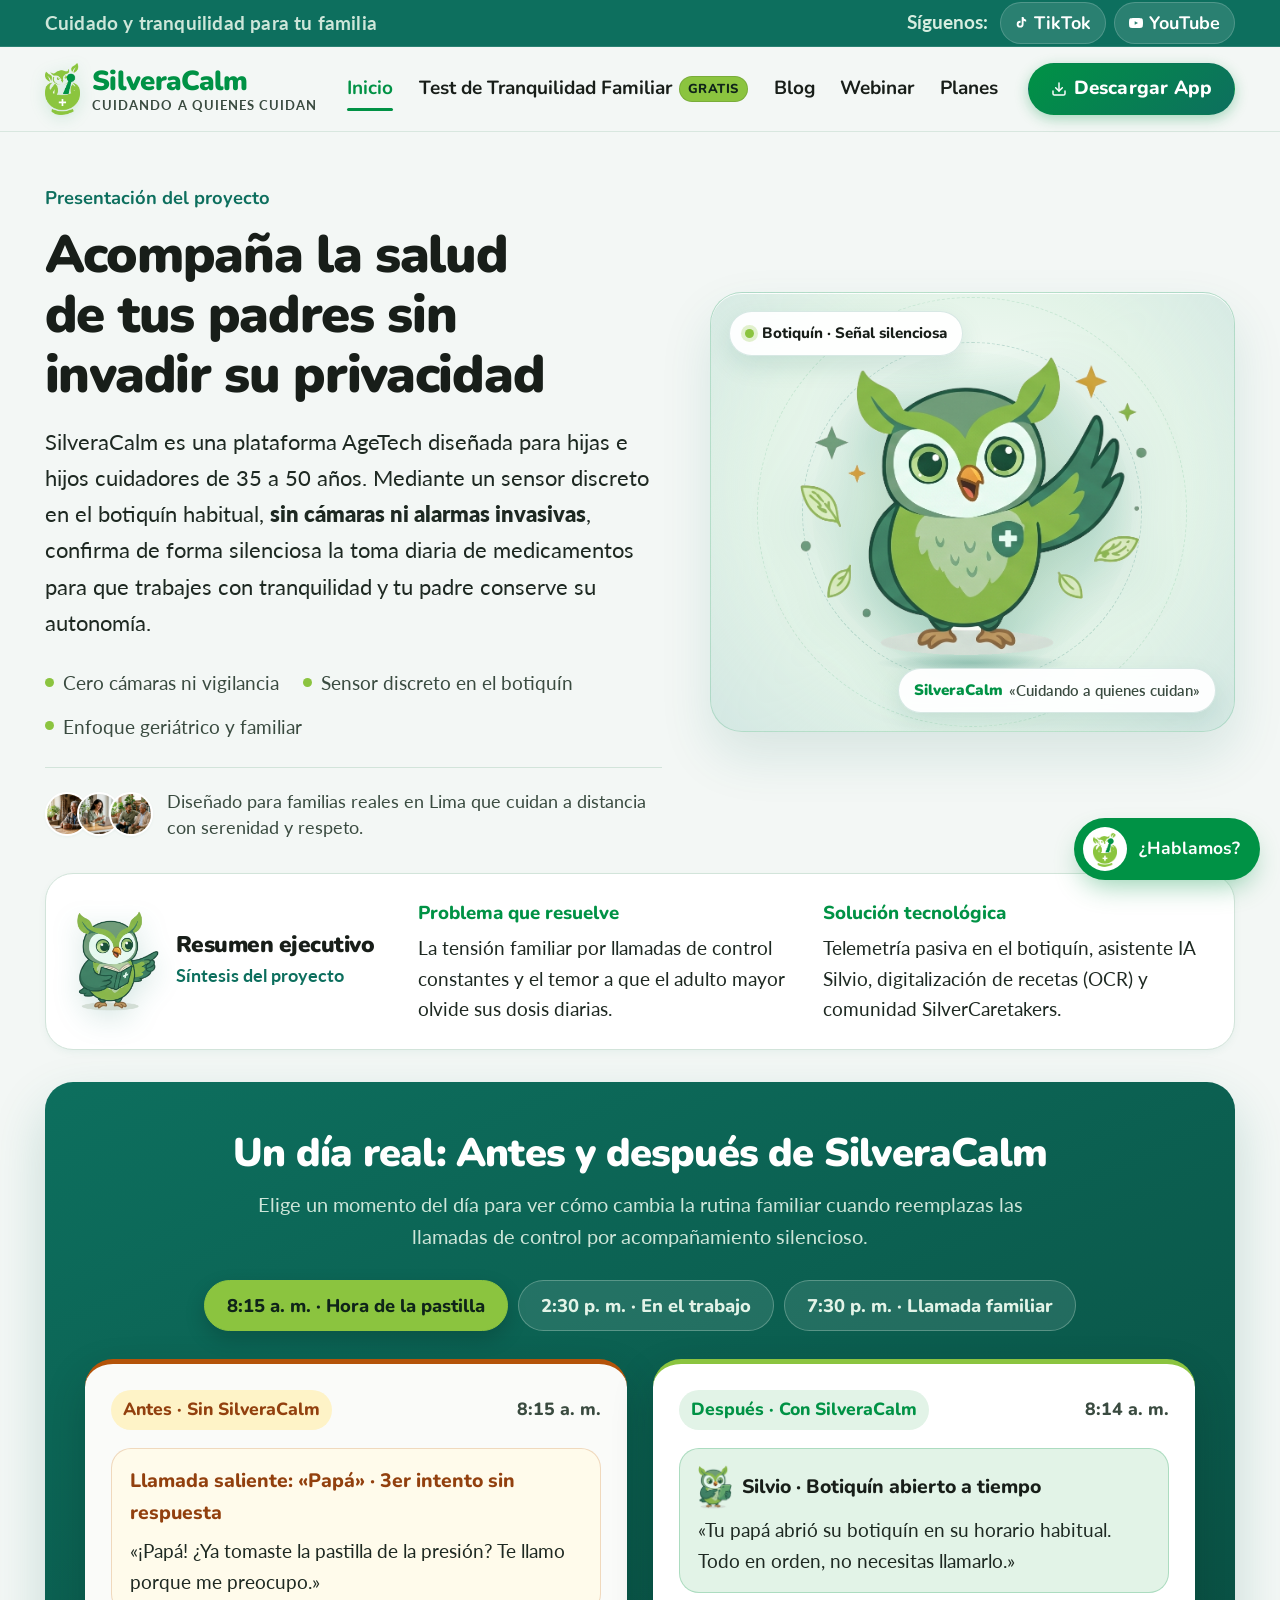
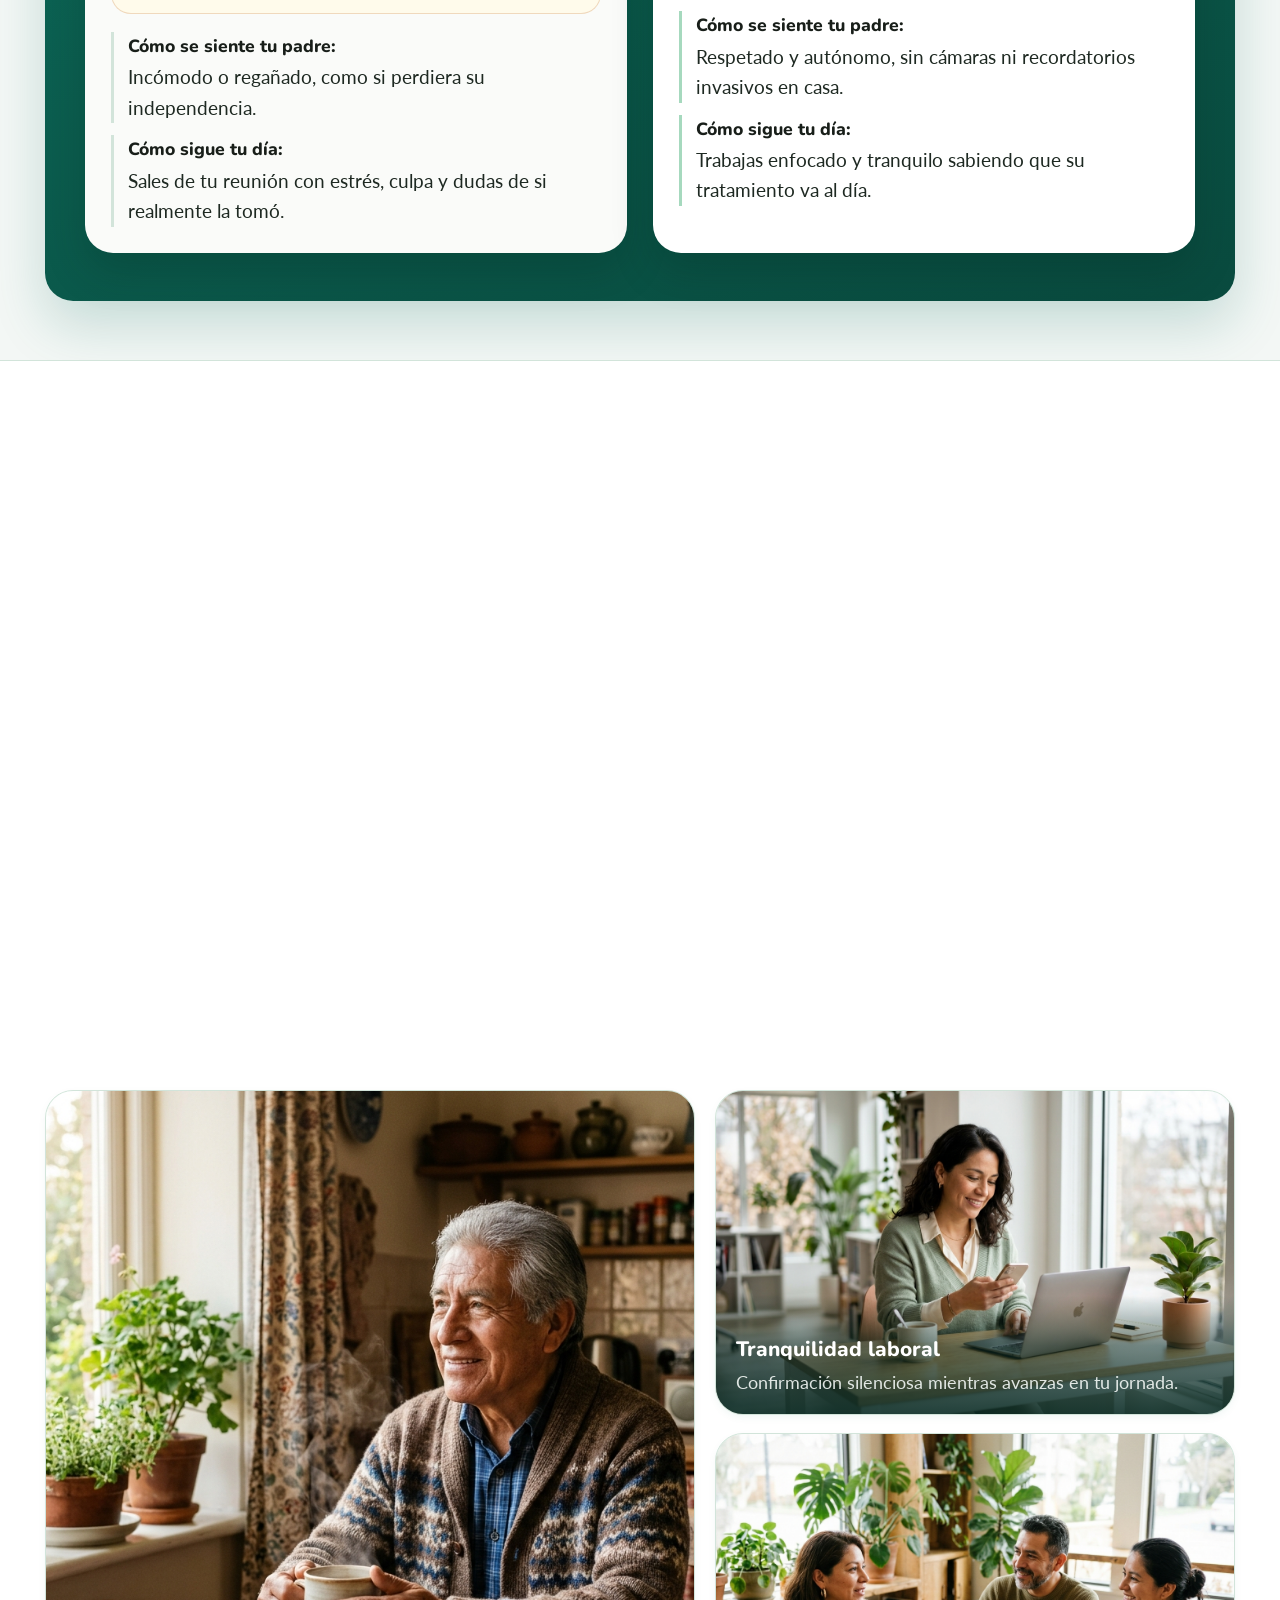
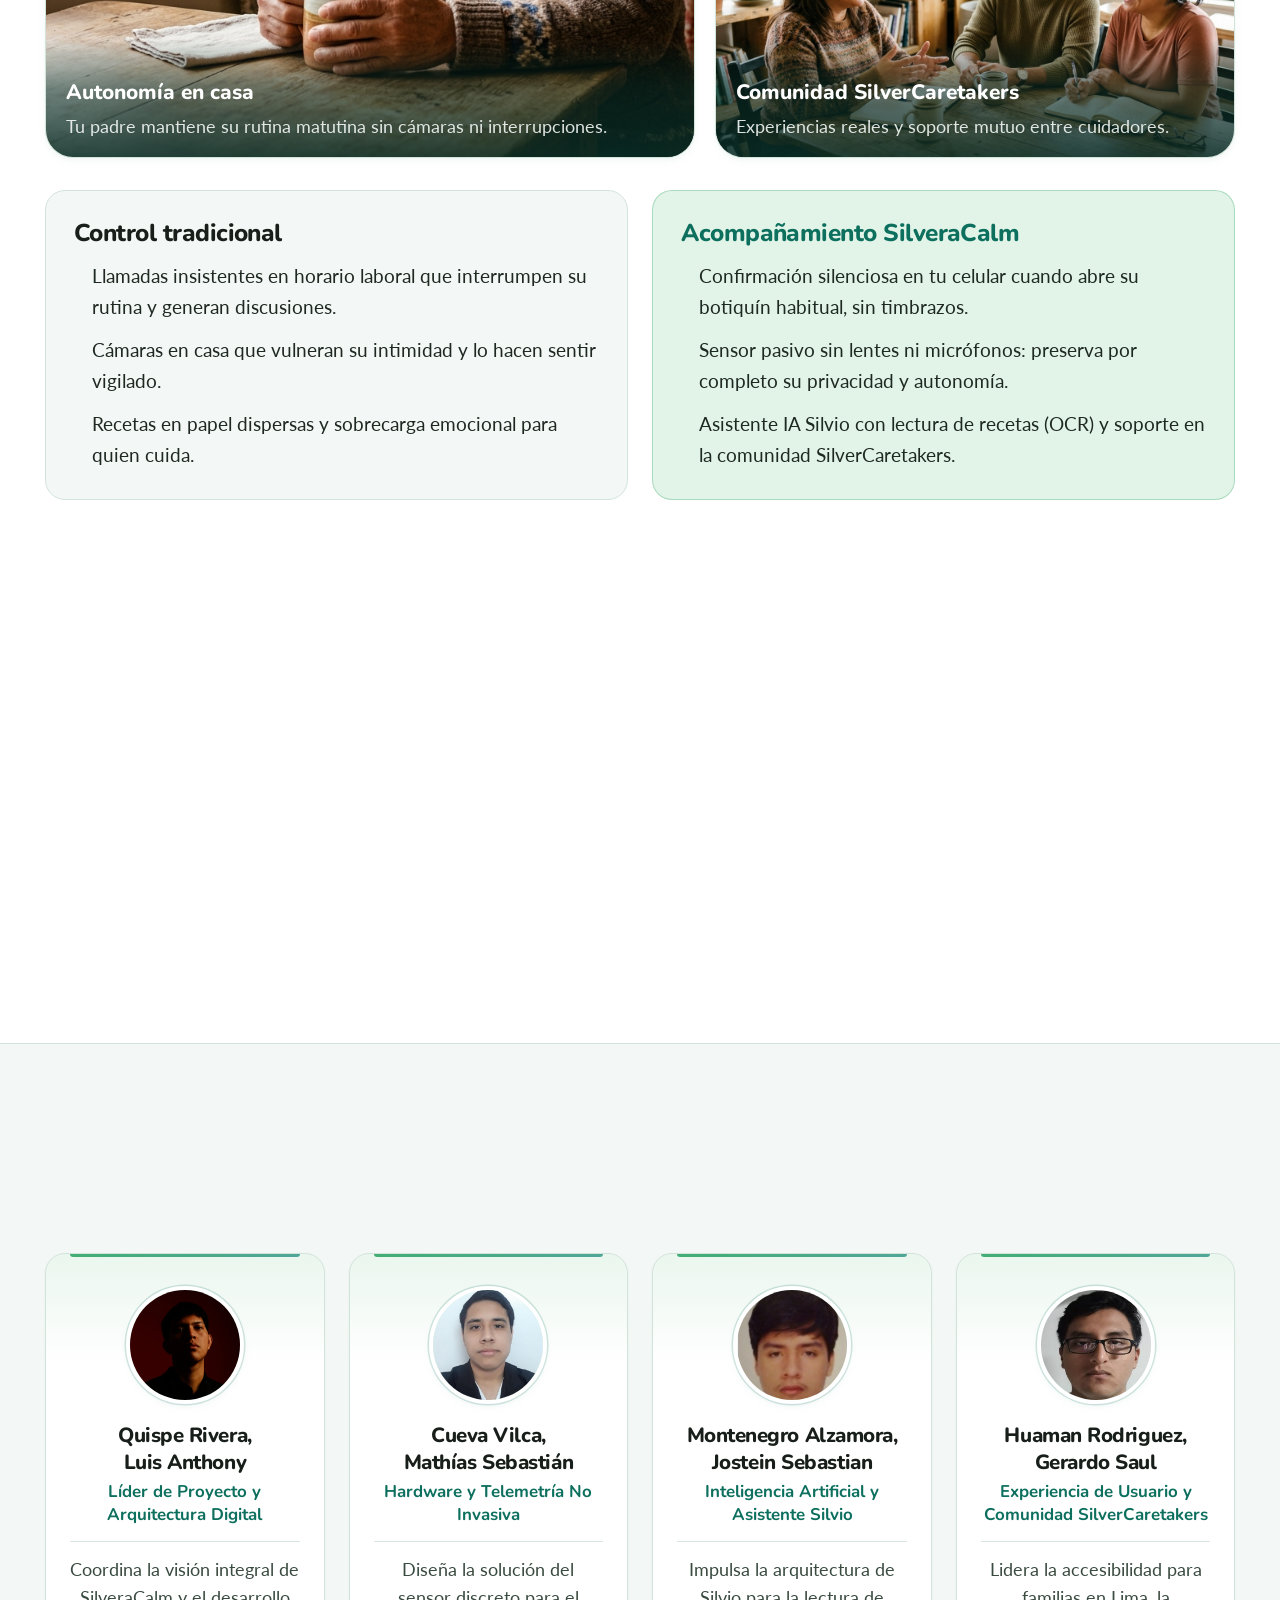
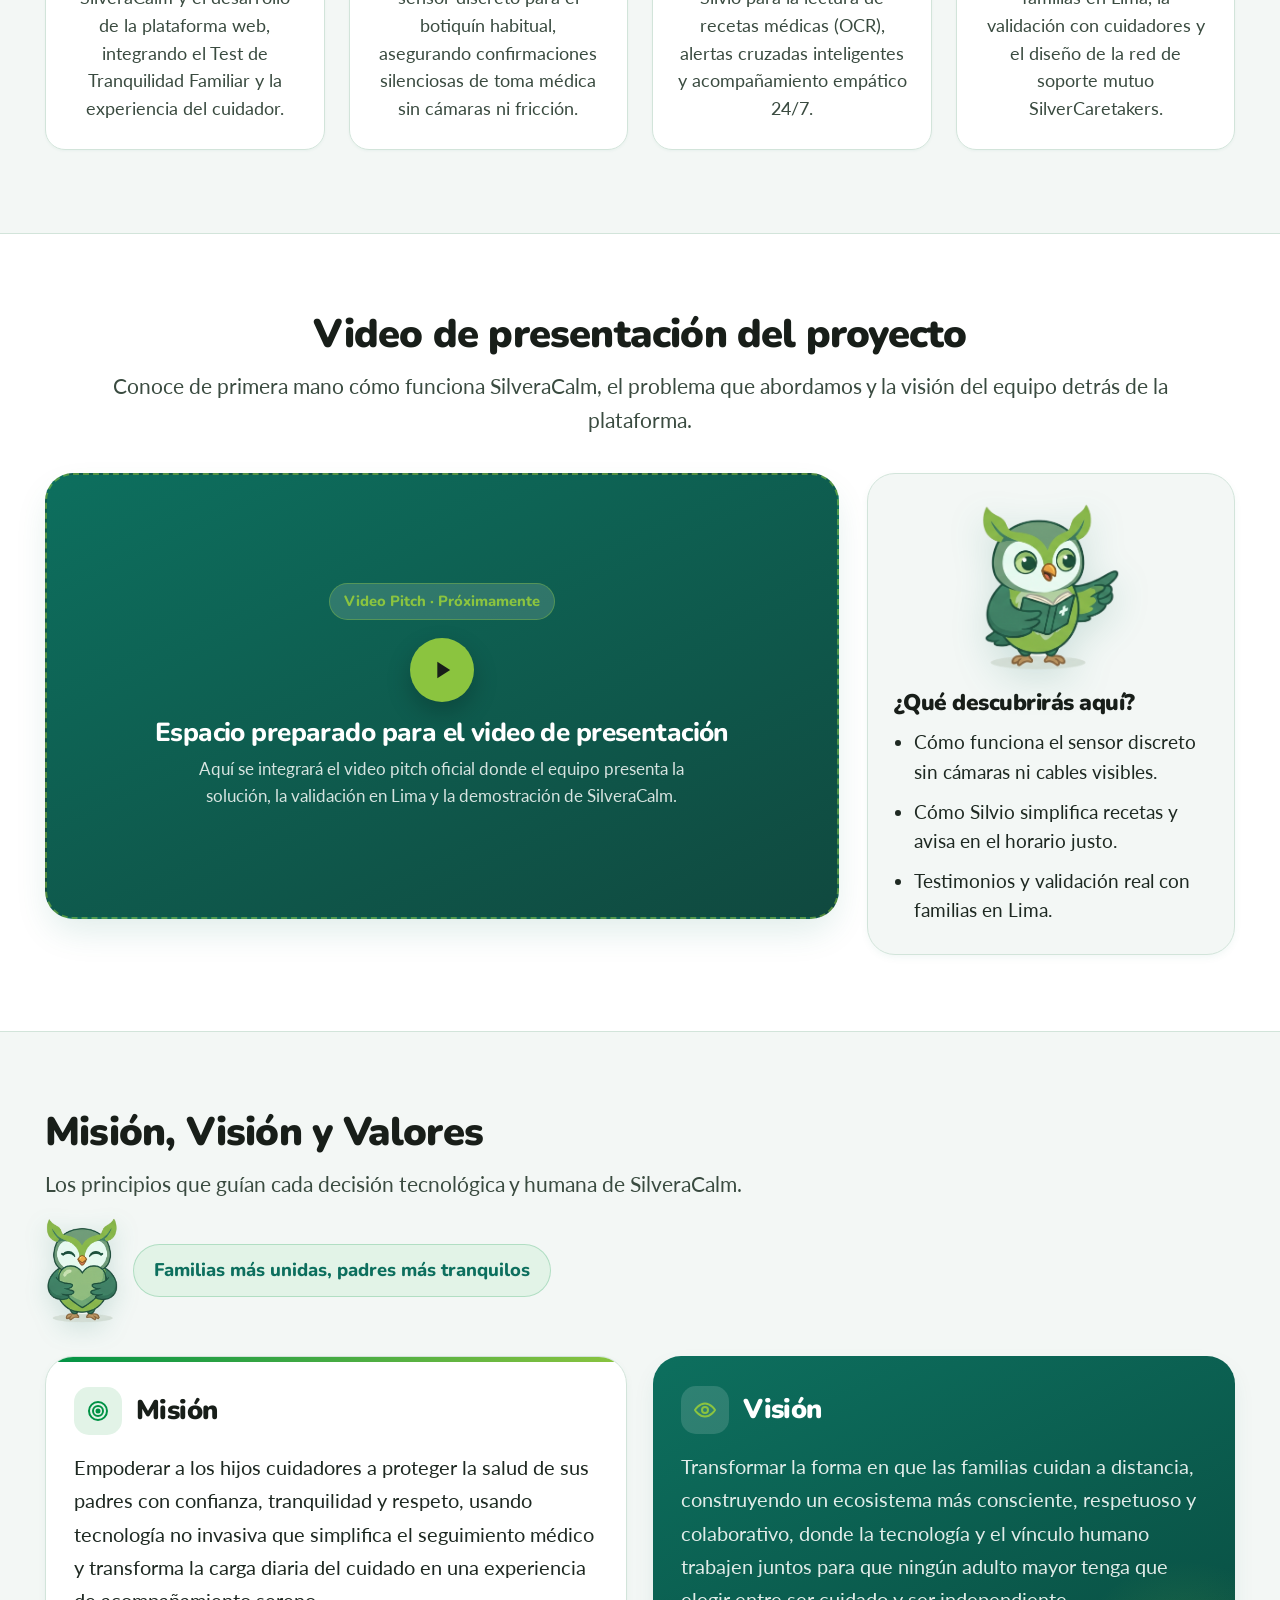
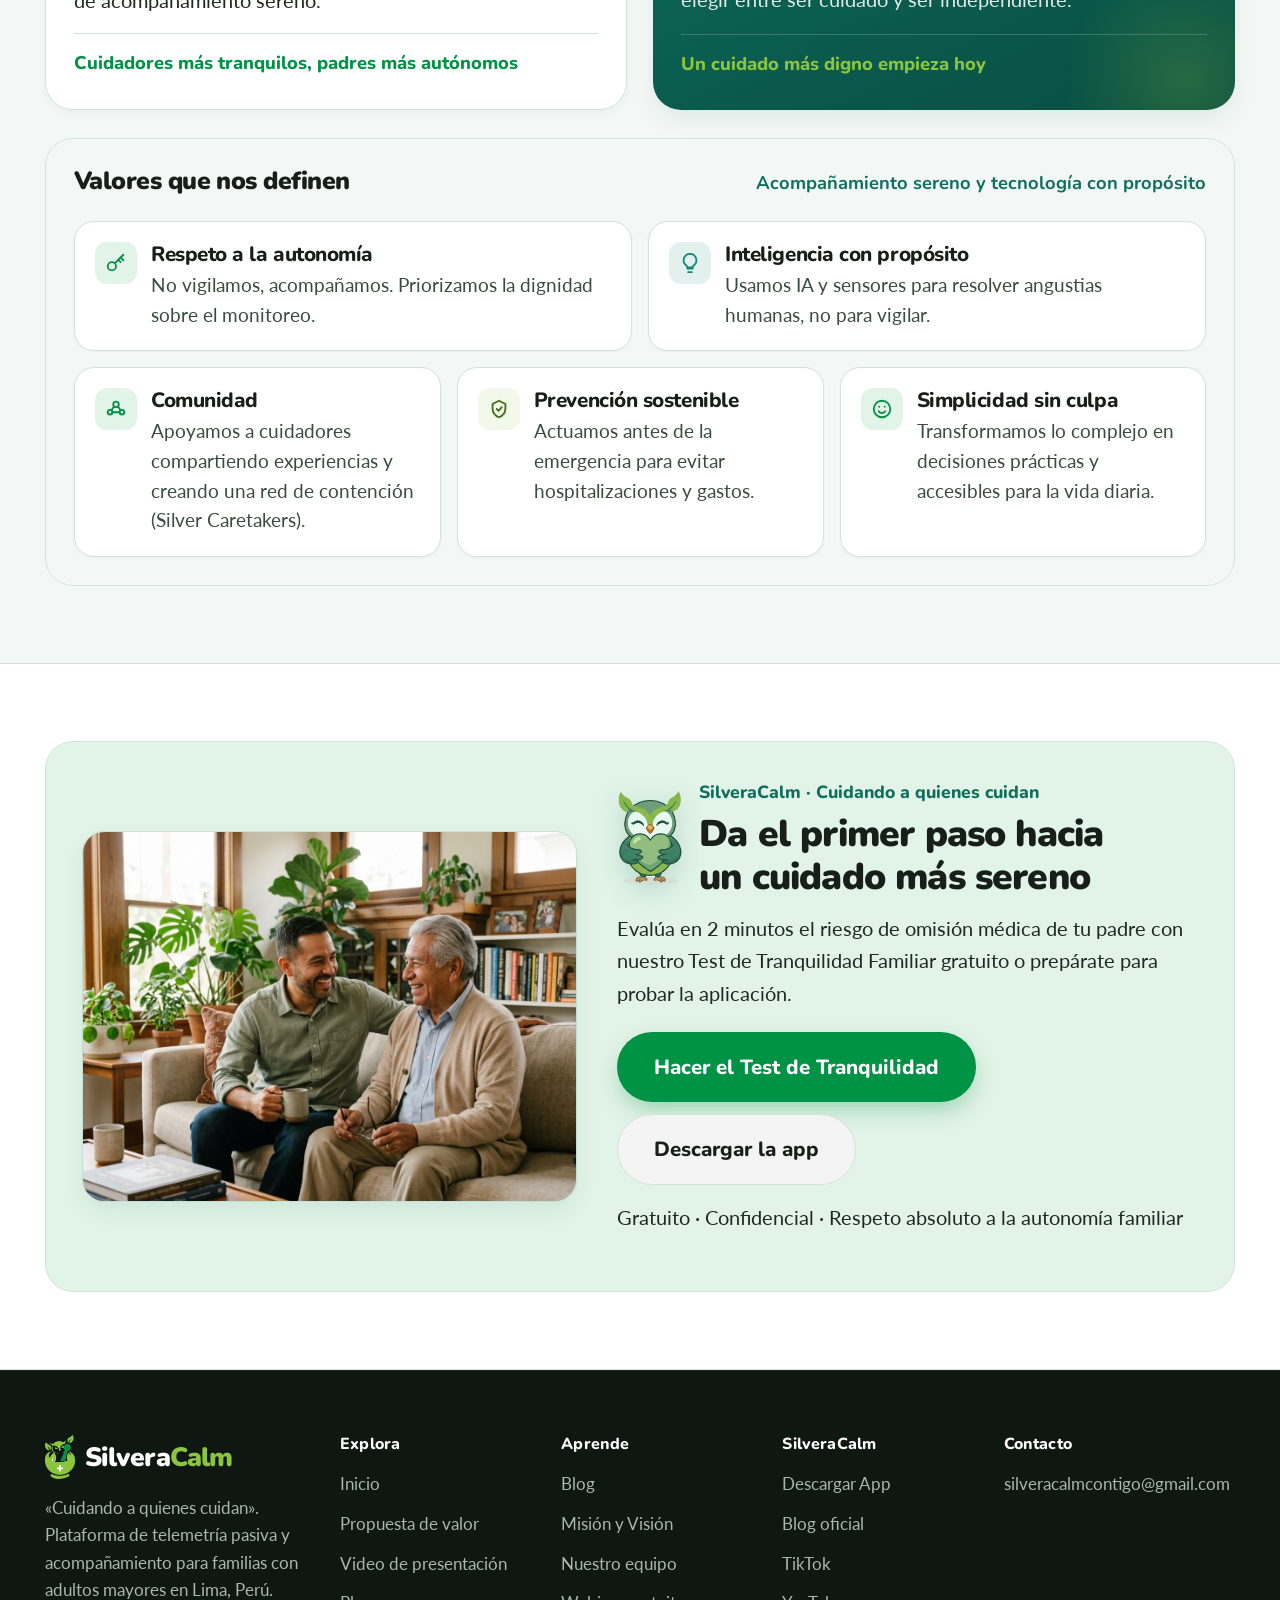
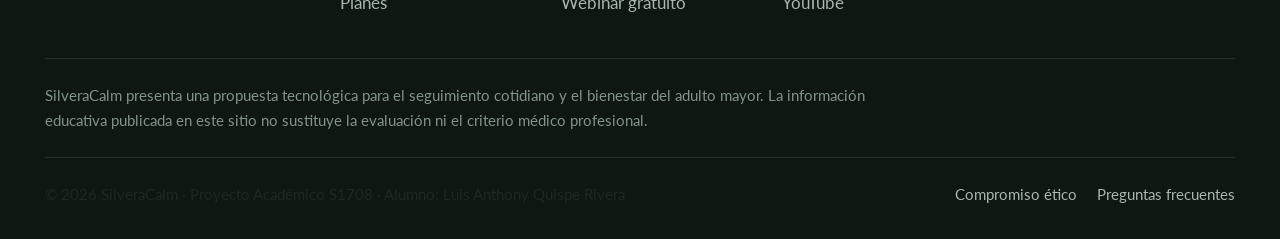
<file: index.html>
<!DOCTYPE html>
<html lang="es">
<head>
  <meta charset="UTF-8" />
  <meta name="viewport" content="width=device-width, initial-scale=1.0" />
  <title>SilveraCalm | Test de Tranquilidad Familiar</title>
  <meta name="description" content="Test gratuito de 2 minutos para hijas e hijos cuidadores en Lima. Descubre cómo acompañar el tratamiento de tu papá sin llamadas que generen tensión, con telemetría pasiva y respeto a su autonomía." />
  <meta name="theme-color" content="#009245" />
  <!-- Dirección oficial de la página (evita contenido duplicado) -->
  <link rel="canonical" href="https://silveracalm.u20231b869.workers.dev/" />
  <meta name="robots" content="index, follow, max-image-preview:large" />

  <!-- Verificación de Google Search Console: reemplaza CODIGO por el que te da Google -->
  <meta name="google-site-verification" content="hk7AilBts5PwmVerSRdRE75T1GMksaDZW5B6MYv7Jl0" />

  <!-- Vista previa al compartir (Open Graph & Twitter Cards) -->
  <meta property="og:title" content="SilveraCalm | Cuidando a quienes cuidan" />
  <meta property="og:description" content="Haz el Test de Tranquilidad Familiar y recibe la Guía de Cuidado sin Estrés." />
  <meta property="og:type" content="website" />
  <meta property="og:url" content="https://silveracalm.u20231b869.workers.dev/" />
  <meta property="og:site_name" content="SilveraCalm" />
  <meta property="og:locale" content="es_PE" />
  <meta property="og:image" content="https://silveracalm.u20231b869.workers.dev/assets/img/logo-silveracalm.png" />
  <meta name="twitter:card" content="summary" />

  <!-- Datos estructurados: le explican a Google y a las IA qué es SilveraCalm -->
  <script type="application/ld+json">
  {
    "@context": "https://schema.org",
    "@graph": [
      {
        "@type": "Organization",
        "@id": "https://silveracalm.u20231b869.workers.dev/#org",
        "name": "SilveraCalm",
        "slogan": "Cuidando a quienes cuidan",
        "url": "https://silveracalm.u20231b869.workers.dev/",
        "logo": "https://silveracalm.u20231b869.workers.dev/assets/img/logo-silveracalm.png",
        "description": "Plataforma AgeTech de bienestar para hijas e hijos que cuidan a sus padres mayores en Lima, Perú. Usa telemetría pasiva en el botiquín, sin cámaras, para enviar confirmaciones silenciosas de la toma de medicamentos.",
        "areaServed": { "@type": "City", "name": "Lima" },
        "sameAs": ["https://silveracalm.blogspot.com/"]
      },
      {
        "@type": "WebSite",
        "@id": "https://silveracalm.u20231b869.workers.dev/#website",
        "url": "https://silveracalm.u20231b869.workers.dev/",
        "name": "SilveraCalm",
        "inLanguage": "es-PE",
        "publisher": { "@id": "https://silveracalm.u20231b869.workers.dev/#org" }
      },
      {
        "@type": "Event",
        "@id": "https://silveracalm.u20231b869.workers.dev/#webinar",
        "name": "Webinar Gratuito: Cuidado y Adherencia Médica en Adultos Mayores",
        "description": "Descubre cómo ayudar a tus padres a organizar sus medicinas y rutinas de salud con tranquilidad, sin discusiones y respetando su autonomía.",
        "startDate": "2026-11-28T19:00:00-05:00",
        "endDate": "2026-11-28T20:10:00-05:00",
        "eventStatus": "https://schema.org/EventScheduled",
        "eventAttendanceMode": "https://schema.org/OnlineEventAttendanceMode",
        "location": {
          "@type": "VirtualLocation",
          "url": "https://silveracalm.u20231b869.workers.dev/#webinar"
        },
        "organizer": {
          "@id": "https://silveracalm.u20231b869.workers.dev/#org"
        },
        "offers": {
          "@type": "Offer",
          "price": "0",
          "priceCurrency": "PEN",
          "availability": "https://schema.org/InStock",
          "validFrom": "2026-11-01T00:00:00-05:00",
          "url": "https://silveracalm.u20231b869.workers.dev/#webinar"
        }
      }
    ]
  }
  </script>

  <link rel="icon" type="image/png" href="assets/img/favicon.png" />

  <!-- Tipografías oficiales: Nunito (titulares, botones y destacados) + Lato (cuerpo y lectura) -->
  <link rel="preconnect" href="https://fonts.googleapis.com" />
  <link rel="preconnect" href="https://fonts.gstatic.com" crossorigin />
  <link href="https://fonts.googleapis.com/css2?family=Lato:ital,wght@0,400;0,500;0,700;1,400&family=Nunito:wght@600;700;800;900&display=swap" rel="stylesheet" />

  <link rel="stylesheet" href="assets/css/styles.css" />
  <link rel="stylesheet" href="assets/css/chat.css" />
</head>
<body class="sc-landing">

  <a class="skip-link" href="#contenido">Saltar al contenido</a>

  <!-- ================= HEADER ================= -->
  <header class="site-header" id="top">
    <div class="top-bar">
      <div class="container top-bar-inner">
        <span class="top-bar-note">Cuidado y tranquilidad para tu familia</span>
        <div class="top-bar-social" aria-label="Redes sociales de SilveraCalm">
          <span class="top-bar-label">Síguenos:</span>
          <a href="https://www.tiktok.com/@silveracalmcontigo1" class="social-pill-link" target="_blank" rel="noopener noreferrer" aria-label="TikTok de SilveraCalm">
            <svg width="13" height="13" viewBox="0 0 24 24" fill="currentColor" aria-hidden="true"><path d="M19.59 6.69a4.83 4.83 0 0 1-3.77-4.25V2h-3.45v13.67a2.89 2.89 0 0 1-2.88 2.5 2.89 2.89 0 0 1-2.89-2.89 2.89 2.89 0 0 1 2.89-2.89c.28 0 .54.04.79.1v-3.5a6.37 6.37 0 0 0-.79-.05A6.34 6.34 0 0 0 3.15 15a6.34 6.34 0 0 0 6.34 6.34 6.34 6.34 0 0 0 6.34-6.34V8.87a8.16 8.16 0 0 0 4.76 1.52v-3.4a4.85 4.85 0 0 1-1-.3z"/></svg>
            <span>TikTok</span>
          </a>
          <a href="https://www.youtube.com/@SilveraCalmContigo" class="social-pill-link" target="_blank" rel="noopener noreferrer" aria-label="YouTube de SilveraCalm">
            <svg width="14" height="14" viewBox="0 0 24 24" fill="currentColor" aria-hidden="true"><path d="M23.5 6.19a3.02 3.02 0 0 0-2.12-2.14C19.5 3.5 12 3.5 12 3.5s-7.5 0-9.38.55A3.02 3.02 0 0 0 .5 6.19 31.6 31.6 0 0 0 0 12a31.6 31.6 0 0 0 .5 5.81 3.02 3.02 0 0 0 2.12 2.14c1.88.55 9.38.55 9.38.55s7.5 0 9.38-.55a3.02 3.02 0 0 0 2.12-2.14A31.6 31.6 0 0 0 24 12a31.6 31.6 0 0 0-.5-5.81zM9.75 15.02V8.98L15.5 12l-5.75 3.02z"/></svg>
            <span>YouTube</span>
          </a>
        </div>
      </div>
    </div>
    <div class="container header-inner">
      <a href="#top" class="brand" aria-label="SilveraCalm, ir al inicio">
        <img src="assets/img/logo-silveracalm.png" alt="" class="brand-logo" width="40" height="58" />
        <span class="brand-text">
          <span class="brand-name">SilveraCalm</span>
          <span class="brand-tagline">Cuidando a quienes cuidan</span>
        </span>
      </a>

      <nav class="nav-desktop" aria-label="Principal">
        <a href="#top" class="nav-link-active" aria-current="page">Inicio</a>
        <a href="#" class="nav-link-featured" data-test-cta>Test de Tranquilidad Familiar <span class="nav-badge-free">Gratis</span></a>
        <a href="blog.html">Blog</a>
        <a href="webinar.html">Webinar</a>
        <a href="planes.html">Planes</a>
      </nav>

      <div class="header-actions">
        <a href="#" class="btn btn-primary btn-header-download is-primary hide-mobile" data-download-cta>
          <svg class="download-icon" width="16" height="16" viewBox="0 0 24 24" fill="none" stroke="currentColor" stroke-width="2.2" stroke-linecap="round" stroke-linejoin="round" aria-hidden="true"><path d="M21 15v4a2 2 0 0 1-2 2H5a2 2 0 0 1-2-2v-4"/><polyline points="7 10 12 15 17 10"/><line x1="12" y1="15" x2="12" y2="3"/></svg>
          <span>Descargar App</span>
        </a>
        <button type="button" class="menu-toggle" id="menuToggle" aria-label="Abrir menú" aria-expanded="false" aria-controls="mobileMenu">
          <svg class="icon-open" width="24" height="24" viewBox="0 0 24 24" fill="none" stroke="currentColor" stroke-width="2" stroke-linecap="round"><path d="M4 6h16M4 12h16M4 18h16"/></svg>
          <svg class="icon-close" width="24" height="24" viewBox="0 0 24 24" fill="none" stroke="currentColor" stroke-width="2" stroke-linecap="round"><path d="M6 18L18 6M6 6l12 12"/></svg>
        </button>
      </div>
    </div>

    <nav class="nav-mobile" id="mobileMenu" aria-label="Menú móvil" hidden>
      <a href="#top" class="nav-link-active" aria-current="page">Inicio</a>
      <a href="#" class="nav-link-featured" data-test-cta>Test de Tranquilidad Familiar <span class="nav-badge-free">Gratis</span></a>
      <a href="blog.html">Blog</a>
      <a href="webinar.html">Webinar</a>
      <a href="planes.html">Planes</a>
      <div class="nav-mobile-actions">
        <a href="#" class="btn btn-primary btn-block btn-header-download is-primary" data-download-cta>
          <svg class="download-icon" width="16" height="16" viewBox="0 0 24 24" fill="none" stroke="currentColor" stroke-width="2.2" stroke-linecap="round" stroke-linejoin="round" aria-hidden="true"><path d="M21 15v4a2 2 0 0 1-2 2H5a2 2 0 0 1-2-2v-4"/><polyline points="7 10 12 15 17 10"/><line x1="12" y1="15" x2="12" y2="3"/></svg>
          <span>Descargar App</span>
        </a>
      </div>
    </nav>
  </header>

  <main id="contenido">

    <!-- ================= 1. PRESENTACIÓN DEL PROYECTO (HERO + LOGO MONUMENTAL + ANTES Y DESPUÉS) ================= -->
    <section class="sc-hero" id="proyecto">
      <div class="container">
        <div class="sc-hero-grid">
          <div class="sc-hero-copy">
            <p class="sc-context-line">Presentación del proyecto</p>

            <h1>Acompaña la salud de tus padres sin invadir su privacidad</h1>

            <p class="sc-lead">
              SilveraCalm es una plataforma AgeTech diseñada para hijas e hijos cuidadores de 35 a 50 años. Mediante un sensor discreto en el botiquín habitual, <strong>sin cámaras ni alarmas invasivas</strong>, confirma de forma silenciosa la toma diaria de medicamentos para que trabajes con tranquilidad y tu padre conserve su autonomía.
            </p>

            <ul class="sc-guarantees" aria-label="Pilares del proyecto">
              <li>Cero cámaras ni vigilancia</li>
              <li>Sensor discreto en el botiquín</li>
              <li>Enfoque geriátrico y familiar</li>
            </ul>

            <div class="sc-hero-human-strip">
              <div class="sc-hero-avatars" aria-hidden="true">
                <img src="assets/img/scenes/adulto-mayor-autonomo.jpg" alt="" width="44" height="44" />
                <img src="assets/img/scenes/cuidador-tranquilidad-laboral.jpg" alt="" width="44" height="44" />
                <img src="assets/img/scenes/vinculo-familiar-sereno.jpg" alt="" width="44" height="44" />
              </div>
              <p>Diseñado para familias reales en Lima que cuidan a distancia con serenidad y respeto.</p>
            </div>
          </div>

          <div class="sc-silvio-stage" aria-label="Silvio, mascota e identidad visual de SilveraCalm">
            <div class="sc-silvio-aura" aria-hidden="true">
              <span class="sc-silvio-ring sc-silvio-ring--outer"></span>
              <span class="sc-silvio-ring sc-silvio-ring--inner"></span>
              <span class="sc-silvio-halo"></span>
            </div>

            <div class="sc-silvio-pill sc-silvio-pill--top">
              <span class="sc-silvio-dot" aria-hidden="true"></span>
              <span>Botiquín · Señal silenciosa</span>
            </div>

            <div class="sc-silvio-figure">
              <img
                src="assets/img/silvio/silvio-saludo.png"
                alt="Silvio, búho mascota de SilveraCalm saludando con su insignia de cuidado"
                class="sc-silvio-hero-img"
                width="360"
                height="313"
              />
              <div class="sc-silvio-pedestal" aria-hidden="true"></div>
            </div>

            <div class="sc-silvio-pill sc-silvio-pill--bottom">
              <strong>SilveraCalm</strong>
              <span>«Cuidando a quienes cuidan»</span>
            </div>
          </div>
        </div>

        <aside class="sc-exec-strip" aria-label="Resumen ejecutivo de SilveraCalm">
          <div class="sc-exec-strip-title">
            <img
              src="assets/img/silvio/silvio-guia.png"
              alt="Silvio señalando el resumen ejecutivo del proyecto"
              class="sc-exec-mascot"
              width="86"
              height="105"
            />
            <div>
              <h2>Resumen ejecutivo</h2>
              <p>Síntesis del proyecto</p>
            </div>
          </div>
          <dl class="sc-exec-strip-grid">
            <div class="sc-exec-item">
              <dt>Problema que resuelve</dt>
              <dd>La tensión familiar por llamadas de control constantes y el temor a que el adulto mayor olvide sus dosis diarias.</dd>
            </div>
            <div class="sc-exec-item">
              <dt>Solución tecnológica</dt>
              <dd>Telemetría pasiva en el botiquín, asistente IA Silvio, digitalización de recetas (OCR) y comunidad SilverCaretakers.</dd>
            </div>
          </dl>
        </aside>

        <!-- Sub-bloque integrado: Ejemplo Antes y Después -->
        <div class="sc-hero-ba" id="antes-despues" data-reveal>
          <header class="sc-ba-head">
            <h2>Un día real: Antes y después de SilveraCalm</h2>
            <p>Elige un momento del día para ver cómo cambia la rutina familiar cuando reemplazas las llamadas de control por acompañamiento silencioso.</p>
          </header>

          <div class="sc-ba-tabs" role="tablist" aria-label="Momentos del día para comparar antes y después">
            <button type="button" class="sc-ba-tab is-active" role="tab" aria-selected="true" data-ba-tab="morning">
              8:15 a. m. · Hora de la pastilla
            </button>
            <button type="button" class="sc-ba-tab" role="tab" aria-selected="false" data-ba-tab="afternoon">
              2:30 p. m. · En el trabajo
            </button>
            <button type="button" class="sc-ba-tab" role="tab" aria-selected="false" data-ba-tab="night">
              7:30 p. m. · Llamada familiar
            </button>
          </div>

          <div class="sc-ba-grid">
            <article class="sc-ba-card sc-ba-card--before" aria-live="polite">
              <div class="sc-ba-card-top">
                <span class="sc-ba-badge sc-ba-badge--before">Antes · Sin SilveraCalm</span>
                <span class="sc-ba-time" id="baBeforeTime">8:15 a. m.</span>
              </div>

              <div class="sc-ba-mock sc-ba-mock--before">
                <div class="sc-ba-mock-title" id="baBeforeEvent">Llamada saliente: «Papá» · 3er intento sin respuesta</div>
                <p class="sc-ba-mock-quote" id="baBeforeQuote">«¡Papá! ¿Ya tomaste la pastilla de la presión? Te llamo porque me preocupo.»</p>
              </div>

              <ul class="sc-ba-outcomes">
                <li>
                  <strong>Cómo se siente tu padre:</strong>
                  <span id="baBeforeParent">Incómodo o regañado, como si perdiera su independencia.</span>
                </li>
                <li>
                  <strong>Cómo sigue tu día:</strong>
                  <span id="baBeforeChild">Sales de tu reunión con estrés, culpa y dudas de si realmente la tomó.</span>
                </li>
              </ul>
            </article>

            <article class="sc-ba-card sc-ba-card--after" aria-live="polite">
              <div class="sc-ba-card-top">
                <span class="sc-ba-badge sc-ba-badge--after">Después · Con SilveraCalm</span>
                <span class="sc-ba-time" id="baAfterTime">8:14 a. m.</span>
              </div>

              <div class="sc-ba-mock sc-ba-mock--after">
                <div class="sc-ba-mock-brand">
                  <img src="assets/img/silvio/silvio-app.png" alt="" width="34" height="45" aria-hidden="true" />
                  <span class="sc-ba-mock-title" id="baAfterEvent">Silvio · Botiquín abierto a tiempo</span>
                </div>
                <p class="sc-ba-mock-quote" id="baAfterQuote">«Tu papá abrió su botiquín en su horario habitual. Todo en orden, no necesitas llamarlo.»</p>
              </div>

              <ul class="sc-ba-outcomes">
                <li>
                  <strong>Cómo se siente tu padre:</strong>
                  <span id="baAfterParent">Respetado y autónomo, sin cámaras ni recordatorios invasivos en casa.</span>
                </li>
                <li>
                  <strong>Cómo sigue tu día:</strong>
                  <span id="baAfterChild">Trabajas enfocado y tranquilo sabiendo que su tratamiento va al día.</span>
                </li>
              </ul>
            </article>
          </div>
        </div>
      </div>
    </section>

    <!-- ================= 2. PROPUESTA DE VALOR INNOVADORA ================= -->
    <section class="section section-white" id="propuesta-valor">
      <div class="container">
        <div class="sc-vp-head-split" data-reveal>
          <header class="sc-section-head sc-section-head--flush">
            <h2>Propuesta de valor innovadora</h2>
            <p>Pasamos de la vigilancia que incomoda al acompañamiento silencioso que respeta la dignidad del adulto mayor.</p>
          </header>

          <aside class="sc-mascot-callout" aria-label="Mensaje de Silvio sobre la propuesta de valor">
            <img
              src="assets/img/silvio/silvio-app.png"
              alt="Silvio revisando el seguimiento tranquilo desde el celular"
              class="sc-mascot-callout-img"
              width="104"
              height="137"
              loading="lazy"
            />
            <div class="sc-mascot-callout-bubble">
              <strong>Silvio te acompaña</strong>
              <p>Confirmaciones claras y sin interrupciones, pensadas para que tú y tu padre lean todo sin esfuerzo.</p>
            </div>
          </aside>
        </div>

        <article class="sc-vp-manifesto" aria-label="Declaración de propuesta de valor" data-reveal>
          <blockquote class="sc-vp-quote">
            «Un ecosistema digital comunitario P2P potenciado por alertas cruzadas inteligentes y telemetría no invasiva que conecta a hijos cuidadores para compartir experiencias, seguimiento y soporte en la adherencia médica, personalizando recordatorios respetuosos según los horarios del adulto mayor y del cuidador, para reducir su sobrecarga mental y ayudarles a alcanzar tranquilidad laboral y un cuidado digno y seguro.»
          </blockquote>
          <div class="sc-vp-anatomy">
            <div class="sc-vp-node">
              <strong>Ecosistema P2P</strong>
              <span>Hijos cuidadores conectados para compartir experiencias y soporte mutuo.</span>
            </div>
            <div class="sc-vp-node">
              <strong>Telemetría no invasiva</strong>
              <span>Alertas cruzadas inteligentes y seguimiento médico sin cámaras ni invasión.</span>
            </div>
            <div class="sc-vp-node">
              <strong>Horarios respetuosos</strong>
              <span>Recordatorios adaptados a la rutina del adulto mayor y tu jornada laboral.</span>
            </div>
          </div>
        </article>

        <div class="sc-human-mosaic" aria-label="Escenas reales de acompañamiento familiar" data-reveal>
          <figure class="sc-mosaic-card sc-mosaic-card--lead">
            <img
              src="assets/img/scenes/adulto-mayor-autonomo.jpg"
              alt="Adulto mayor independiente tomando su desayuno en casa con serenidad"
              loading="lazy"
            />
            <figcaption class="sc-mosaic-caption">
              <strong>Autonomía en casa</strong>
              <span>Tu padre mantiene su rutina matutina sin cámaras ni interrupciones.</span>
            </figcaption>
          </figure>

          <div class="sc-mosaic-stack">
            <figure class="sc-mosaic-card">
              <img
                src="assets/img/scenes/cuidador-tranquilidad-laboral.jpg"
                alt="Hija cuidadora trabajando tranquila en su oficina mientras consulta su celular"
                loading="lazy"
              />
              <figcaption class="sc-mosaic-caption">
                <strong>Tranquilidad laboral</strong>
                <span>Confirmación silenciosa mientras avanzas en tu jornada.</span>
              </figcaption>
            </figure>

            <figure class="sc-mosaic-card">
              <img
                src="assets/img/scenes/comunidad-cuidadores.jpg"
                alt="Grupo de hijos cuidadores compartiendo experiencias en comunidad"
                loading="lazy"
              />
              <figcaption class="sc-mosaic-caption">
                <strong>Comunidad SilverCaretakers</strong>
                <span>Experiencias reales y soporte mutuo entre cuidadores.</span>
              </figcaption>
            </figure>
          </div>
        </div>

        <div class="sc-compare-grid" data-reveal>
          <article class="sc-compare-panel sc-compare-panel--old">
            <h3>Control tradicional</h3>
            <ul>
              <li>Llamadas insistentes en horario laboral que interrumpen su rutina y generan discusiones.</li>
              <li>Cámaras en casa que vulneran su intimidad y lo hacen sentir vigilado.</li>
              <li>Recetas en papel dispersas y sobrecarga emocional para quien cuida.</li>
            </ul>
          </article>

          <article class="sc-compare-panel sc-compare-panel--new">
            <h3>Acompañamiento SilveraCalm</h3>
            <ul>
              <li>Confirmación silenciosa en tu celular cuando abre su botiquín habitual, sin timbrazos.</li>
              <li>Sensor pasivo sin lentes ni micrófonos: preserva por completo su privacidad y autonomía.</li>
              <li>Asistente IA Silvio con lectura de recetas (OCR) y soporte en la comunidad SilverCaretakers.</li>
            </ul>
          </article>
        </div>

        <div class="sc-pillars-showcase" data-reveal>
          <div class="sc-pillars-intro">
            <h3>Lo que ofrecemos para lograrlo</h3>
            <p>Cuatro piezas integradas que convierten la preocupación diaria en tranquilidad compartida.</p>
          </div>

          <div class="sc-pillars-strip">
            <article class="sc-pillar sc-pillar--sensor">
              <div class="sc-pillar-icon" aria-hidden="true">
                <svg width="24" height="24" viewBox="0 0 24 24" fill="none" stroke="currentColor" stroke-width="2" stroke-linecap="round" stroke-linejoin="round">
                  <rect x="4" y="3" width="16" height="18" rx="3"/>
                  <path d="M9 8h6M12 5v6"/>
                  <path d="M8 16h8"/>
                  <circle cx="17" cy="16" r="1.5" fill="currentColor" stroke="none"/>
                </svg>
              </div>
              <div class="sc-pillar-body">
                <h4>Botiquín inteligente</h4>
                <p>Sensor discreto que registra la apertura habitual sin cambiar las costumbres de tu padre.</p>
              </div>
              <span class="sc-pillar-meta">Cero cámaras · Cero fricción</span>
            </article>

            <article class="sc-pillar sc-pillar--silvio">
              <div class="sc-pillar-icon" aria-hidden="true">
                <svg width="24" height="24" viewBox="0 0 24 24" fill="none" stroke="currentColor" stroke-width="2" stroke-linecap="round" stroke-linejoin="round">
                  <path d="M4 7V5a2 2 0 0 1 2-2h2M16 3h2a2 2 0 0 1 2 2v2M20 17v2a2 2 0 0 1-2 2h-2M8 21H6a2 2 0 0 1-2-2v-2"/>
                  <path d="M8 12h8M8 15.5h5"/>
                  <path d="M12 8.5V8"/>
                </svg>
              </div>
              <div class="sc-pillar-body">
                <h4>Asistente IA Silvio</h4>
                <p>Digitaliza recetas médicas con OCR y ofrece orientación empática ante dudas cotidianas.</p>
              </div>
              <span class="sc-pillar-meta">Lectura OCR · Guía 24/7</span>
            </article>

            <article class="sc-pillar sc-pillar--community">
              <div class="sc-pillar-icon" aria-hidden="true">
                <svg width="24" height="24" viewBox="0 0 24 24" fill="none" stroke="currentColor" stroke-width="2" stroke-linecap="round" stroke-linejoin="round">
                  <circle cx="8" cy="8" r="3"/>
                  <circle cx="16" cy="8" r="3"/>
                  <path d="M3 19c0-2.8 2.2-5 5-5s5 2.2 5 5"/>
                  <path d="M11 19c0-2.8 2.2-5 5-5s5 2.2 5 5"/>
                </svg>
              </div>
              <div class="sc-pillar-body">
                <h4>SilverCaretakers</h4>
                <p>Red de apoyo entre hijas e hijos cuidadores para compartir aprendizajes y aliviar la carga.</p>
              </div>
              <span class="sc-pillar-meta">Comunidad P2P · Soporte mutuo</span>
            </article>

            <article class="sc-pillar sc-pillar--plans">
              <div class="sc-pillar-icon" aria-hidden="true">
                <svg width="24" height="24" viewBox="0 0 24 24" fill="none" stroke="currentColor" stroke-width="2" stroke-linecap="round" stroke-linejoin="round">
                  <path d="M12 3l7 3.5v5.5c0 4.5-3 8.2-7 9.5-4-1.3-7-5-7-9.5V6.5L12 3z"/>
                  <path d="M9.5 12l2 2 3.5-4"/>
                </svg>
              </div>
              <div class="sc-pillar-body">
                <h4>Planes flexibles</h4>
                <p>Desde «Inicio Tranquilo» (Gratis) hasta SMART, PRO y ELITE según el nivel de seguimiento.</p>
              </div>
              <a href="planes.html" class="sc-pillar-cta">Comparar los 4 planes</a>
            </article>
          </div>
        </div>
      </div>
    </section>

    <!-- ================= 3. PRESENTACIÓN DEL EQUIPO ================= -->
    <section class="section" id="equipo">
      <div class="container">
        <div class="sc-team-head" data-reveal>
          <div class="sc-section-head sc-section-head--flush">
            <h2>Nuestro equipo</h2>
            <p>Las personas que impulsan el desarrollo académico, tecnológico y humano de SilveraCalm.</p>
          </div>

          <div class="sc-team-controls" aria-label="Controles del carrusel de equipo">
            <span class="sc-team-counter" id="teamCounter" aria-live="polite">1 / 4</span>
            <button type="button" class="sc-team-nav" id="teamPrev" aria-label="Integrante anterior">
              <svg width="20" height="20" viewBox="0 0 24 24" fill="none" stroke="currentColor" stroke-width="2.2" stroke-linecap="round" stroke-linejoin="round" aria-hidden="true"><polyline points="15 18 9 12 15 6"/></svg>
            </button>
            <button type="button" class="sc-team-nav" id="teamNext" aria-label="Siguiente integrante">
              <svg width="20" height="20" viewBox="0 0 24 24" fill="none" stroke="currentColor" stroke-width="2.2" stroke-linecap="round" stroke-linejoin="round" aria-hidden="true"><polyline points="9 18 15 12 9 6"/></svg>
            </button>
          </div>
        </div>

        <!--
          Fotos del equipo en assets/img/team/:
          - quispe-luis.jpg
          - cueva-mathias.jpg
          - montenegro-jostein.jpg
          - huaman-gerardo.jpg
        -->
        <div class="sc-team-viewport" data-reveal>
          <div class="sc-team-track" id="teamTrack" tabindex="0" role="region" aria-label="Integrantes de SilveraCalm (deslizable horizontalmente)">
            <article class="sc-team-card is-active" data-team-index="0">
              <div class="sc-team-photo-frame">
                <img src="assets/img/team/quispe-luis.jpg" alt="Quispe Rivera, Luis Anthony" loading="lazy" draggable="false"
                     onerror="this.style.display='none'; this.closest('.sc-team-photo-frame').classList.add('is-empty');" />
                <div class="sc-team-fallback" aria-hidden="true">
                  <span>LQ</span>
                  <small>Foto (.jpg)</small>
                </div>
              </div>
              <div class="sc-team-info">
                <h3>Quispe Rivera, Luis Anthony</h3>
                <p class="sc-team-role">Líder de Proyecto y Arquitectura Digital</p>
                <p class="sc-team-bio">Coordina la visión integral de SilveraCalm y el desarrollo de la plataforma web, integrando el Test de Tranquilidad Familiar y la experiencia del cuidador.</p>
              </div>
            </article>

            <article class="sc-team-card" data-team-index="1">
              <div class="sc-team-photo-frame">
                <img src="assets/img/team/cueva-mathias.jpg" alt="Cueva Vilca, Mathías Sebastián" loading="lazy" draggable="false"
                     onerror="this.style.display='none'; this.closest('.sc-team-photo-frame').classList.add('is-empty');" />
                <div class="sc-team-fallback" aria-hidden="true">
                  <span>MC</span>
                  <small>Foto (.jpg)</small>
                </div>
              </div>
              <div class="sc-team-info">
                <h3>Cueva Vilca, Mathías Sebastián</h3>
                <p class="sc-team-role">Hardware y Telemetría No Invasiva</p>
                <p class="sc-team-bio">Diseña la solución del sensor discreto para el botiquín habitual, asegurando confirmaciones silenciosas de toma médica sin cámaras ni fricción.</p>
              </div>
            </article>

            <article class="sc-team-card" data-team-index="2">
              <div class="sc-team-photo-frame">
                <img src="assets/img/team/montenegro-jostein.jpg" alt="Montenegro Alzamora, Jostein Sebastian" loading="lazy" draggable="false"
                     onerror="this.style.display='none'; this.closest('.sc-team-photo-frame').classList.add('is-empty');" />
                <div class="sc-team-fallback" aria-hidden="true">
                  <span>JM</span>
                  <small>Foto (.jpg)</small>
                </div>
              </div>
              <div class="sc-team-info">
                <h3>Montenegro Alzamora, Jostein Sebastian</h3>
                <p class="sc-team-role">Inteligencia Artificial y Asistente Silvio</p>
                <p class="sc-team-bio">Impulsa la arquitectura de Silvio para la lectura de recetas médicas (OCR), alertas cruzadas inteligentes y acompañamiento empático 24/7.</p>
              </div>
            </article>

            <article class="sc-team-card" data-team-index="3">
              <div class="sc-team-photo-frame">
                <img src="assets/img/team/huaman-gerardo.jpg" alt="Huaman Rodriguez, Gerardo Saul" loading="lazy" draggable="false"
                     onerror="this.style.display='none'; this.closest('.sc-team-photo-frame').classList.add('is-empty');" />
                <div class="sc-team-fallback" aria-hidden="true">
                  <span>GH</span>
                  <small>Foto (.jpg)</small>
                </div>
              </div>
              <div class="sc-team-info">
                <h3>Huaman Rodriguez, Gerardo Saul</h3>
                <p class="sc-team-role">Experiencia de Usuario y Comunidad SilverCaretakers</p>
                <p class="sc-team-bio">Lidera la accesibilidad para familias en Lima, la validación con cuidadores y el diseño de la red de soporte mutuo SilverCaretakers.</p>
              </div>
            </article>
          </div>
        </div>

        <div class="sc-team-dots" id="teamDots" role="tablist" aria-label="Seleccionar integrante del equipo">
          <button type="button" class="sc-team-dot is-active" data-team-dot="0" aria-label="Ver a Quispe Rivera, Luis Anthony" aria-selected="true"></button>
          <button type="button" class="sc-team-dot" data-team-dot="1" aria-label="Ver a Cueva Vilca, Mathías Sebastián" aria-selected="false"></button>
          <button type="button" class="sc-team-dot" data-team-dot="2" aria-label="Ver a Montenegro Alzamora, Jostein Sebastian" aria-selected="false"></button>
          <button type="button" class="sc-team-dot" data-team-dot="3" aria-label="Ver a Huaman Rodriguez, Gerardo Saul" aria-selected="false"></button>
        </div>
      </div>
    </section>

    <!-- ================= 4. VIDEO DE PRESENTACIÓN ================= -->
    <section class="section section-white" id="video-pitch">
      <div class="container">
        <header class="sc-section-head sc-section-head--center" data-reveal>
          <h2>Video de presentación del proyecto</h2>
          <p>Conoce de primera mano cómo funciona SilveraCalm, el problema que abordamos y la visión del equipo detrás de la plataforma.</p>
        </header>

        <div class="sc-video-layout" data-reveal>
          <div class="sc-video-stage">
            <!-- Espacio reservado para insertar el video pitch (<video> o <iframe>) próximamente -->
            <div class="sc-video-placeholder" role="region" aria-label="Espacio reservado para el video pitch de SilveraCalm">
              <div class="sc-video-badge">Video Pitch · Próximamente</div>
              <div class="sc-video-play-icon" aria-hidden="true">
                <svg width="28" height="28" viewBox="0 0 24 24" fill="currentColor"><path d="M8 5v14l11-7z"/></svg>
              </div>
              <h3>Espacio preparado para el video de presentación</h3>
              <p>Aquí se integrará el video pitch oficial donde el equipo presenta la solución, la validación en Lima y la demostración de SilveraCalm.</p>
            </div>
          </div>

          <aside class="sc-video-companion" aria-label="Guía rápida del video con Silvio">
            <img
              src="assets/img/silvio/silvio-guia.png"
              alt="Silvio con su guía médica presentando los puntos clave del video"
              class="sc-video-companion-img"
              width="136"
              height="165"
              loading="lazy"
            />
            <div class="sc-video-companion-body">
              <h3>¿Qué descubrirás aquí?</h3>
              <ul>
                <li>Cómo funciona el sensor discreto sin cámaras ni cables visibles.</li>
                <li>Cómo Silvio simplifica recetas y avisa en el horario justo.</li>
                <li>Testimonios y validación real con familias en Lima.</li>
              </ul>
            </div>
          </aside>
        </div>
      </div>
    </section>

    <!-- ================= 5. MISIÓN, VISIÓN Y VALORES ================= -->
    <section class="section" id="identidad">
      <div class="container">
        <div class="sc-id-head" data-reveal>
          <div class="sc-section-head sc-section-head--flush">
            <h2>Misión, Visión y Valores</h2>
            <p>Los principios que guían cada decisión tecnológica y humana de SilveraCalm.</p>
          </div>
          <div class="sc-id-mascot-badge">
            <img
              src="assets/img/silvio/silvio-corazon.png"
              alt="Silvio abrazando un corazón verde, símbolo de cuidado digno"
              class="sc-id-mascot-img"
              width="74"
              height="107"
              loading="lazy"
            />
            <p class="sc-id-motto">Familias más unidas, padres más tranquilos</p>
          </div>
        </div>

        <div class="sc-mv-duo" data-reveal>
          <article class="sc-mv-card sc-mv-card--mission">
            <div class="sc-mv-top">
              <div class="sc-mv-icon" aria-hidden="true">
                <svg width="24" height="24" viewBox="0 0 24 24" fill="none" stroke="currentColor" stroke-width="2" stroke-linecap="round" stroke-linejoin="round">
                  <circle cx="12" cy="12" r="9"/>
                  <circle cx="12" cy="12" r="5"/>
                  <circle cx="12" cy="12" r="1.5" fill="currentColor"/>
                </svg>
              </div>
              <h3>Misión</h3>
            </div>
            <p class="sc-mv-copy">Empoderar a los hijos cuidadores a proteger la salud de sus padres con confianza, tranquilidad y respeto, usando tecnología no invasiva que simplifica el seguimiento médico y transforma la carga diaria del cuidado en una experiencia de acompañamiento sereno.</p>
            <p class="sc-mv-whisper">Cuidadores más tranquilos, padres más autónomos</p>
          </article>

          <article class="sc-mv-card sc-mv-card--vision">
            <div class="sc-mv-top">
              <div class="sc-mv-icon" aria-hidden="true">
                <svg width="24" height="24" viewBox="0 0 24 24" fill="none" stroke="currentColor" stroke-width="2" stroke-linecap="round" stroke-linejoin="round">
                  <path d="M2 12s3.8-6.5 10-6.5S22 12 22 12s-3.8 6.5-10 6.5S2 12 2 12z"/>
                  <circle cx="12" cy="12" r="3"/>
                </svg>
              </div>
              <h3>Visión</h3>
            </div>
            <p class="sc-mv-copy">Transformar la forma en que las familias cuidan a distancia, construyendo un ecosistema más consciente, respetuoso y colaborativo, donde la tecnología y el vínculo humano trabajen juntos para que ningún adulto mayor tenga que elegir entre ser cuidado y ser independiente.</p>
            <p class="sc-mv-whisper">Un cuidado más digno empieza hoy</p>
          </article>
        </div>

        <div class="sc-values-showcase" data-reveal>
          <div class="sc-values-head">
            <h3>Valores que nos definen</h3>
            <p>Acompañamiento sereno y tecnología con propósito</p>
          </div>

          <ul class="sc-values-bento">
            <li class="sc-value-card sc-value-card--wide">
              <div class="sc-value-icon" aria-hidden="true">
                <svg width="22" height="22" viewBox="0 0 24 24" fill="none" stroke="currentColor" stroke-width="2" stroke-linecap="round" stroke-linejoin="round">
                  <circle cx="7.5" cy="15.5" r="4.5"/>
                  <path d="M10.8 12.2L20 3"/>
                  <path d="M17 6l3 3"/>
                  <path d="M14.5 8.5l2.5 2.5"/>
                </svg>
              </div>
              <div class="sc-value-body">
                <h4>Respeto a la autonomía</h4>
                <p>No vigilamos, acompañamos. Priorizamos la dignidad sobre el monitoreo.</p>
              </div>
            </li>

            <li class="sc-value-card sc-value-card--wide sc-value-card--teal">
              <div class="sc-value-icon" aria-hidden="true">
                <svg width="22" height="22" viewBox="0 0 24 24" fill="none" stroke="currentColor" stroke-width="2" stroke-linecap="round" stroke-linejoin="round">
                  <path d="M9 18h6"/>
                  <path d="M10 22h4"/>
                  <path d="M12 2a7 7 0 0 0-4 12.7c.6.5 1 1.2 1.1 2h5.8c.1-.8.5-1.5 1.1-2A7 7 0 0 0 12 2z"/>
                </svg>
              </div>
              <div class="sc-value-body">
                <h4>Inteligencia con propósito</h4>
                <p>Usamos IA y sensores para resolver angustias humanas, no para vigilar.</p>
              </div>
            </li>

            <li class="sc-value-card">
              <div class="sc-value-icon" aria-hidden="true">
                <svg width="22" height="22" viewBox="0 0 24 24" fill="none" stroke="currentColor" stroke-width="2" stroke-linecap="round" stroke-linejoin="round">
                  <circle cx="12" cy="7" r="3"/>
                  <circle cx="5.5" cy="15.5" r="2.5"/>
                  <circle cx="18.5" cy="15.5" r="2.5"/>
                  <path d="M9.8 9.2L7 13.4"/>
                  <path d="M14.2 9.2L17 13.4"/>
                  <path d="M8 15.5h8"/>
                </svg>
              </div>
              <div class="sc-value-body">
                <h4>Comunidad</h4>
                <p>Apoyamos a cuidadores compartiendo experiencias y creando una red de contención (Silver Caretakers).</p>
              </div>
            </li>

            <li class="sc-value-card sc-value-card--lime">
              <div class="sc-value-icon" aria-hidden="true">
                <svg width="22" height="22" viewBox="0 0 24 24" fill="none" stroke="currentColor" stroke-width="2" stroke-linecap="round" stroke-linejoin="round">
                  <path d="M12 3l7 3.5v5c0 4.5-3 8.1-7 9.5-4-1.4-7-5-7-9.5v-5L12 3z"/>
                  <path d="M9.5 12l2 2 3.5-4"/>
                </svg>
              </div>
              <div class="sc-value-body">
                <h4>Prevención sostenible</h4>
                <p>Actuamos antes de la emergencia para evitar hospitalizaciones y gastos.</p>
              </div>
            </li>

            <li class="sc-value-card">
              <div class="sc-value-icon" aria-hidden="true">
                <svg width="22" height="22" viewBox="0 0 24 24" fill="none" stroke="currentColor" stroke-width="2" stroke-linecap="round" stroke-linejoin="round">
                  <circle cx="12" cy="12" r="9"/>
                  <path d="M8.5 14.5s1.4 2 3.5 2 3.5-2 3.5-2"/>
                  <line x1="9" y1="9.5" x2="9.01" y2="9.5"/>
                  <line x1="15" y1="9.5" x2="15.01" y2="9.5"/>
                </svg>
              </div>
              <div class="sc-value-body">
                <h4>Simplicidad sin culpa</h4>
                <p>Transformamos lo complejo en decisiones prácticas y accesibles para la vida diaria.</p>
              </div>
            </li>
          </ul>
        </div>
      </div>
    </section>

    <!-- ================= 6. CIERRE Y LLAMADO A LA ACCIÓN ================= -->
    <section class="section section-white" id="cierre">
      <div class="container">
        <div class="sc-closing-cta sc-closing-split" data-reveal>
          <figure class="sc-closing-media">
            <img
              src="assets/img/scenes/vinculo-familiar-sereno.jpg"
              alt="Hijo adulto conversando con calidez y tranquilidad junto a su padre mayor en casa"
              loading="lazy"
            />
          </figure>
          <div class="sc-closing-content">
            <div class="sc-closing-brand">
              <img src="assets/img/silvio/silvio-corazon.png" alt="Silvio, asistente de SilveraCalm abrazando un corazón" class="sc-closing-silvio" width="66" height="95" loading="lazy" />
              <div>
                <span class="sc-closing-kicker">SilveraCalm · Cuidando a quienes cuidan</span>
                <h2>Da el primer paso hacia un cuidado más sereno</h2>
              </div>
            </div>
            <p>Evalúa en 2 minutos el riesgo de omisión médica de tu padre con nuestro Test de Tranquilidad Familiar gratuito o prepárate para probar la aplicación.</p>
            <div class="sc-closing-actions">
              <a href="#" class="btn btn-primary btn-lg" data-test-cta>
                Hacer el Test de Tranquilidad
              </a>
              <a href="#" class="btn btn-ghost btn-lg" data-download-cta>
                Descargar la app
              </a>
            </div>
            <p class="fine-print">Gratuito · Confidencial · Respeto absoluto a la autonomía familiar</p>
          </div>
        </div>
      </div>
    </section>

  </main>

  <!-- ================= FOOTER ================= -->
  <footer class="site-footer">
    <div class="container">
      <div class="footer-grid">
        <div class="footer-col-brand">
          <a href="#top" class="footer-brand">
            <img src="assets/img/logo-silveracalm.png" alt="" width="30" height="44" />
            <span class="brand-name">Silvera<span class="brand-name-accent">Calm</span></span>
          </a>
          <p class="footer-desc">«Cuidando a quienes cuidan». Plataforma de telemetría pasiva y acompañamiento para familias con adultos mayores en Lima, Perú.</p>
        </div>

        <div class="footer-col">
          <h3 class="footer-col-title">Explora</h3>
          <ul class="footer-links">
            <li><a href="#top">Inicio</a></li>
            <li><a href="#propuesta-valor">Propuesta de valor</a></li>
            <li><a href="#video-pitch">Video de presentación</a></li>
            <li><a href="planes.html">Planes</a></li>
          </ul>
        </div>

        <div class="footer-col">
          <h3 class="footer-col-title">Aprende</h3>
          <ul class="footer-links">
            <li><a href="blog.html">Blog</a></li>
            <li><a href="#identidad">Misión y Visión</a></li>
            <li><a href="#equipo">Nuestro equipo</a></li>
            <li><a href="webinar.html">Webinar gratuito</a></li>
          </ul>
        </div>

        <div class="footer-col">
          <h3 class="footer-col-title">SilveraCalm</h3>
          <ul class="footer-links">
            <li><a href="#" data-download-cta>Descargar App</a></li>
            <li><a href="https://silveracalm.blogspot.com/" target="_blank" rel="noopener noreferrer">Blog oficial</a></li>
            <li><a href="https://www.tiktok.com/@silveracalmcontigo1" target="_blank" rel="noopener noreferrer">TikTok</a></li>
            <li><a href="https://www.youtube.com/@SilveraCalmContigo" target="_blank" rel="noopener noreferrer">YouTube</a></li>
          </ul>
        </div>

        <div class="footer-col">
          <h3 class="footer-col-title">Contacto</h3>
          <ul class="footer-links">
            <li><a href="mailto:silveracalmcontigo@gmail.com" class="footer-link-email">silveracalmcontigo@gmail.com</a></li>
          </ul>
        </div>
      </div>

      <div class="footer-disclaimer">
        <p>SilveraCalm presenta una propuesta tecnológica para el seguimiento cotidiano y el bienestar del adulto mayor. La información educativa publicada en este sitio no sustituye la evaluación ni el criterio médico profesional.</p>
      </div>

      <div class="footer-bottom">
        <p class="footer-legal">&copy; <span id="year">2026</span> SilveraCalm · Proyecto Académico S1708 · Alumno: Luis Anthony Quispe Rivera</p>
        <div class="footer-bottom-links">
          <a href="planes.html">Compromiso ético</a>
          <a href="#faq">Preguntas frecuentes</a>
        </div>
      </div>
    </div>
  </footer>

  <!-- ================= MODAL: TEST (Aviso cuando TEST_URL no está configurada) ================= -->
  <div class="modal" id="testModal" role="dialog" aria-modal="true" aria-labelledby="testModalTitle" hidden>
    <div class="modal-backdrop" data-close></div>
    <div class="modal-panel modal-sm">
      <button type="button" class="modal-close" aria-label="Cerrar modal" data-close>✕</button>
      <img src="assets/img/logo-silveracalm.png" alt="" class="modal-logo" width="48" height="70" />
      <h3 id="testModalTitle">El test estará disponible muy pronto</h3>
      <p>Estamos ultimando los detalles del Test de Tranquilidad Familiar. Mientras tanto, te invitamos a explorar las historias y reflexiones en nuestro blog.</p>
      <a href="blog.html" class="btn btn-primary btn-block" data-close>Ir al blog de SilveraCalm</a>
    </div>
  </div>

  <!-- ================= MODAL: DESCARGA DE APP (Próximamente) ================= -->
  <div class="modal" id="downloadModal" role="dialog" aria-modal="true" aria-labelledby="downloadModalTitle" hidden>
    <div class="modal-backdrop" data-close></div>
    <div class="modal-panel modal-sm">
      <button type="button" class="modal-close" aria-label="Cerrar modal" data-close>✕</button>
      <img src="assets/img/logo-silveracalm.png" alt="" class="modal-logo" width="48" height="70" />
      <h3 id="downloadModalTitle">La app de SilveraCalm llegará muy pronto</h3>
      <p>Estamos preparando el lanzamiento para Android e iOS. Mientras tanto, puedes reservar tu lugar en el webinar gratuito o hacer el test de tranquilidad.</p>
      <a href="webinar.html" class="btn btn-primary btn-block" data-close>Ir al webinar gratuito</a>
    </div>
  </div>

  <!-- Scripts -->
  <script src="assets/js/config.js" defer></script>
  <script src="assets/js/main.js" defer></script>
  <script src="assets/js/chat.js" defer></script>
</body>
</html>
</file>
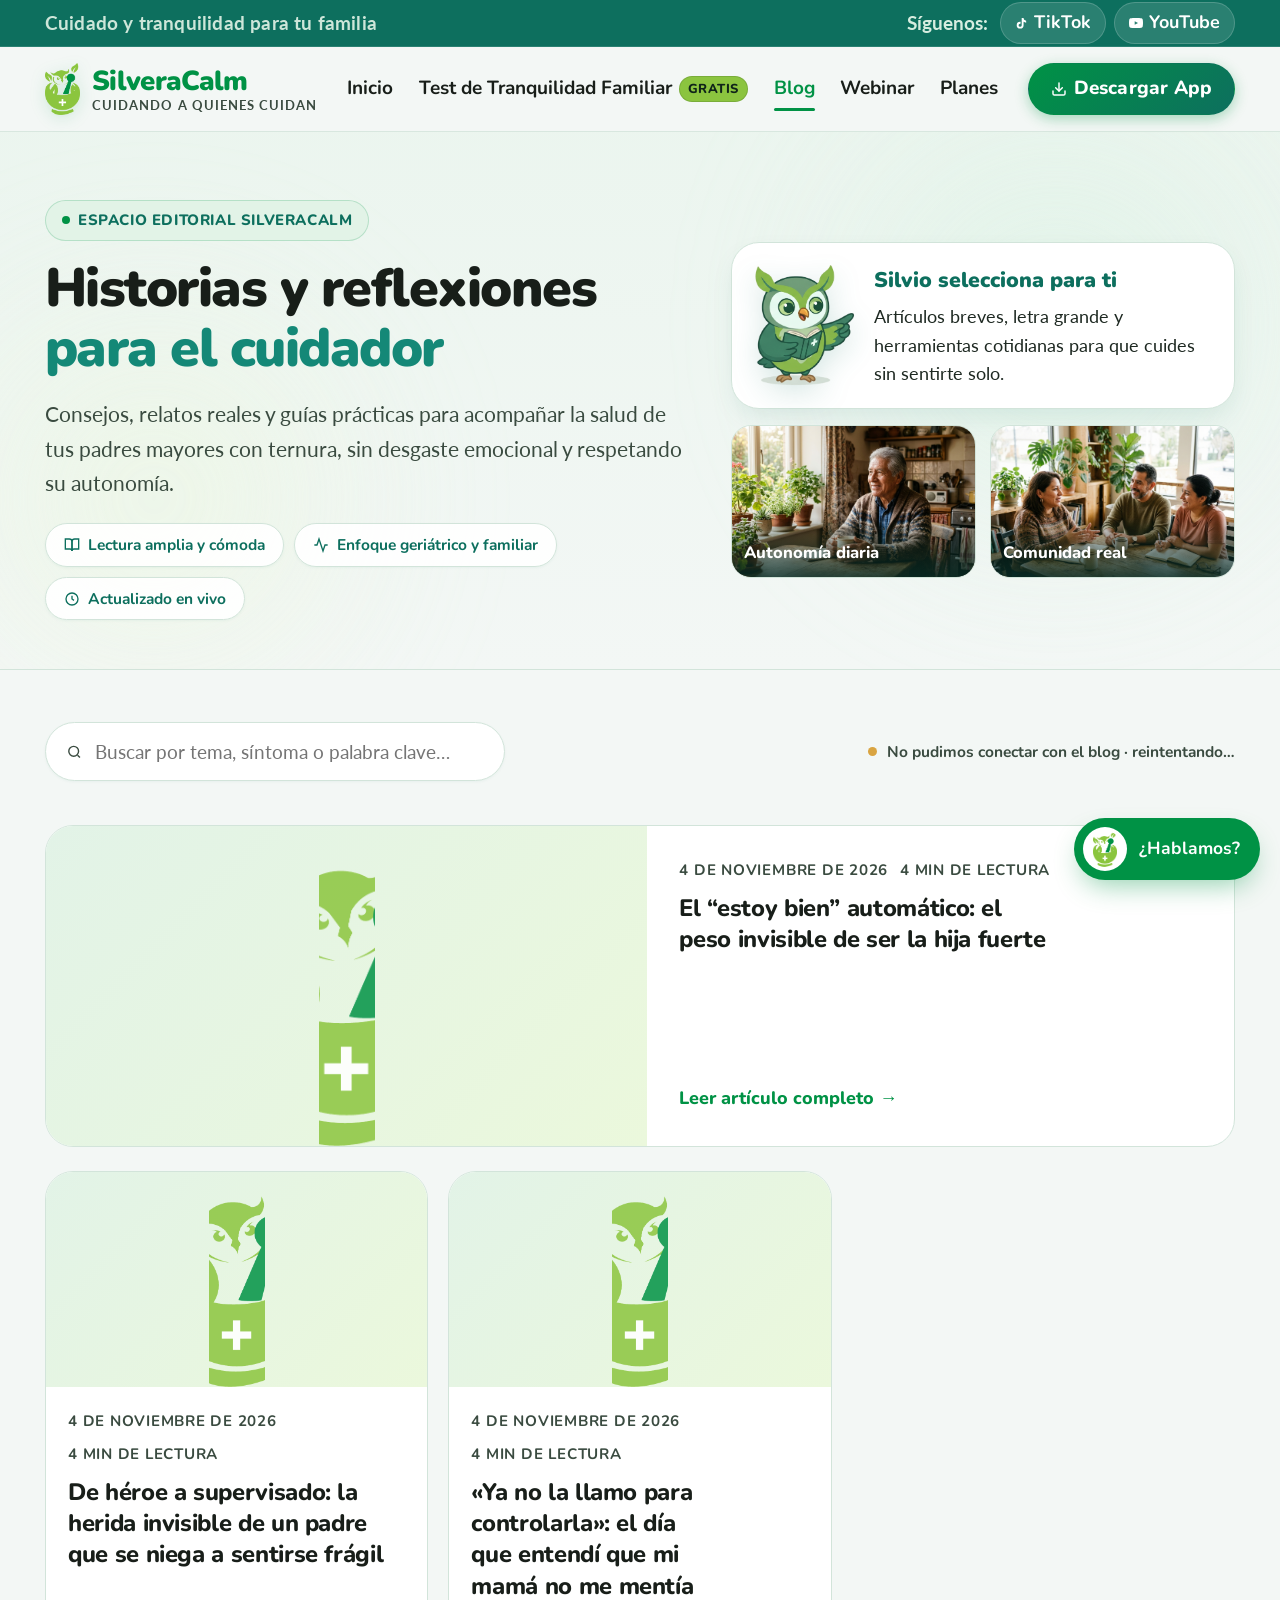
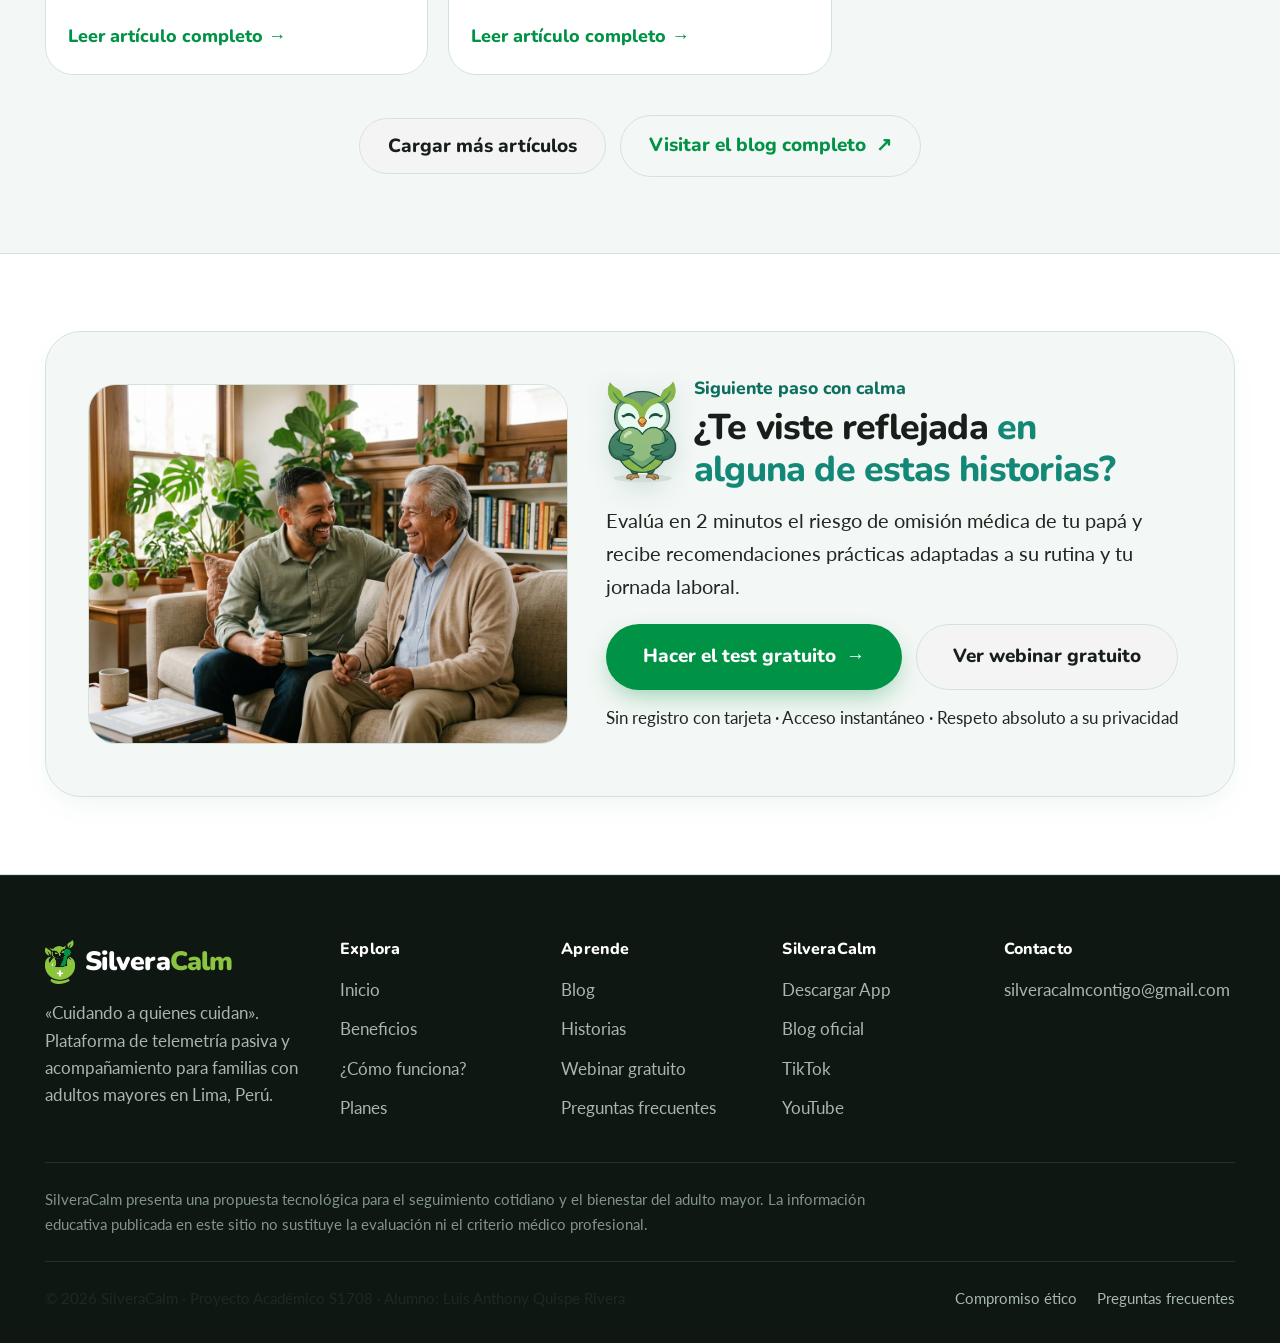
<file: blog.html>
<!DOCTYPE html>
<html lang="es">
<head>
  <meta charset="UTF-8" />
  <meta name="viewport" content="width=device-width, initial-scale=1.0" />
  <title>Blog SilveraCalm | Historias y reflexiones para el cuidador</title>
  <meta name="description" content="Artículos, guías y reflexiones prácticas para hijas e hijos cuidadores en Lima. Acompaña la salud y autonomía de tus padres mayores con serenidad y sin desgaste." />
  <meta name="theme-color" content="#009245" />

  <!-- Dirección oficial -->
  <link rel="canonical" href="https://silveracalm.u20231b869.workers.dev/blog.html" />
  <meta name="robots" content="index, follow, max-image-preview:large" />

  <!-- Open Graph & Twitter Cards -->
  <meta property="og:title" content="Blog SilveraCalm | Historias y reflexiones para el cuidador" />
  <meta property="og:description" content="Consejos y artículos prácticos para cuidar a tus padres con ternura, sin desgaste y sin perder tu tranquilidad." />
  <meta property="og:type" content="website" />
  <meta property="og:url" content="https://silveracalm.u20231b869.workers.dev/blog.html" />
  <meta property="og:site_name" content="SilveraCalm" />
  <meta property="og:locale" content="es_PE" />
  <meta property="og:image" content="https://silveracalm.u20231b869.workers.dev/assets/img/logo-silveracalm.png" />
  <meta name="twitter:card" content="summary" />

  <!-- Datos estructurados: Schema.org Blog -->
  <script type="application/ld+json">
  {
    "@context": "https://schema.org",
    "@type": "Blog",
    "name": "Blog SilveraCalm",
    "description": "Historias, guías y reflexiones prácticas para hijas e hijos que cuidan a sus padres mayores en Lima, Perú.",
    "url": "https://silveracalm.u20231b869.workers.dev/blog.html",
    "inLanguage": "es-PE",
    "publisher": {
      "@type": "Organization",
      "name": "SilveraCalm",
      "url": "https://silveracalm.u20231b869.workers.dev/"
    }
  }
  </script>

  <link rel="icon" type="image/png" href="assets/img/favicon.png" />

  <!-- Tipografías oficiales: Nunito + Lato -->
  <link rel="preconnect" href="https://fonts.googleapis.com" />
  <link rel="preconnect" href="https://fonts.gstatic.com" crossorigin />
  <link href="https://fonts.googleapis.com/css2?family=Lato:ital,wght@0,400;0,500;0,700;1,400&family=Nunito:wght@600;700;800;900&display=swap" rel="stylesheet" />

  <!-- Hojas de estilo del sistema de diseño -->
  <link rel="stylesheet" href="assets/css/styles.css" />
  <link rel="stylesheet" href="assets/css/chat.css" />
</head>
<body class="page-blog">

  <a class="skip-link" href="#contenido">Saltar al contenido</a>

  <!-- ================= HEADER ================= -->
  <header class="site-header" id="top">
    <div class="top-bar">
      <div class="container top-bar-inner">
        <span class="top-bar-note">Cuidado y tranquilidad para tu familia</span>
        <div class="top-bar-social" aria-label="Redes sociales de SilveraCalm">
          <span class="top-bar-label">Síguenos:</span>
          <a href="https://www.tiktok.com/@silveracalmcontigo1" class="social-pill-link" target="_blank" rel="noopener noreferrer" aria-label="TikTok de SilveraCalm">
            <svg width="13" height="13" viewBox="0 0 24 24" fill="currentColor" aria-hidden="true"><path d="M19.59 6.69a4.83 4.83 0 0 1-3.77-4.25V2h-3.45v13.67a2.89 2.89 0 0 1-2.88 2.5 2.89 2.89 0 0 1-2.89-2.89 2.89 2.89 0 0 1 2.89-2.89c.28 0 .54.04.79.1v-3.5a6.37 6.37 0 0 0-.79-.05A6.34 6.34 0 0 0 3.15 15a6.34 6.34 0 0 0 6.34 6.34 6.34 6.34 0 0 0 6.34-6.34V8.87a8.16 8.16 0 0 0 4.76 1.52v-3.4a4.85 4.85 0 0 1-1-.3z"/></svg>
            <span>TikTok</span>
          </a>
          <a href="https://www.youtube.com/@SilveraCalmContigo" class="social-pill-link" target="_blank" rel="noopener noreferrer" aria-label="YouTube de SilveraCalm">
            <svg width="14" height="14" viewBox="0 0 24 24" fill="currentColor" aria-hidden="true"><path d="M23.5 6.19a3.02 3.02 0 0 0-2.12-2.14C19.5 3.5 12 3.5 12 3.5s-7.5 0-9.38.55A3.02 3.02 0 0 0 .5 6.19 31.6 31.6 0 0 0 0 12a31.6 31.6 0 0 0 .5 5.81 3.02 3.02 0 0 0 2.12 2.14c1.88.55 9.38.55 9.38.55s7.5 0 9.38-.55a3.02 3.02 0 0 0 2.12-2.14A31.6 31.6 0 0 0 24 12a31.6 31.6 0 0 0-.5-5.81zM9.75 15.02V8.98L15.5 12l-5.75 3.02z"/></svg>
            <span>YouTube</span>
          </a>
        </div>
      </div>
    </div>
    <div class="container header-inner">
      <a href="index.html" class="brand" aria-label="SilveraCalm, volver al inicio">
        <img src="assets/img/logo-silveracalm.png" alt="" class="brand-logo" width="40" height="58" />
        <span class="brand-text">
          <span class="brand-name">SilveraCalm</span>
          <span class="brand-tagline">Cuidando a quienes cuidan</span>
        </span>
      </a>

      <nav class="nav-desktop" aria-label="Principal">
        <a href="index.html">Inicio</a>
        <a href="#" class="nav-link-featured" data-test-cta>Test de Tranquilidad Familiar <span class="nav-badge-free">Gratis</span></a>
        <a href="blog.html" class="nav-link-active" aria-current="page">Blog</a>
        <a href="webinar.html">Webinar</a>
        <a href="planes.html">Planes</a>
      </nav>

      <div class="header-actions">
        <a href="#" class="btn btn-primary btn-header-download is-primary hide-mobile" data-download-cta>
          <svg class="download-icon" width="16" height="16" viewBox="0 0 24 24" fill="none" stroke="currentColor" stroke-width="2.2" stroke-linecap="round" stroke-linejoin="round" aria-hidden="true"><path d="M21 15v4a2 2 0 0 1-2 2H5a2 2 0 0 1-2-2v-4"/><polyline points="7 10 12 15 17 10"/><line x1="12" y1="15" x2="12" y2="3"/></svg>
          <span>Descargar App</span>
        </a>
        <button type="button" class="menu-toggle" id="menuToggle" aria-label="Abrir menú" aria-expanded="false" aria-controls="mobileMenu">
          <svg class="icon-open" width="24" height="24" viewBox="0 0 24 24" fill="none" stroke="currentColor" stroke-width="2" stroke-linecap="round"><path d="M4 6h16M4 12h16M4 18h16"/></svg>
          <svg class="icon-close" width="24" height="24" viewBox="0 0 24 24" fill="none" stroke="currentColor" stroke-width="2" stroke-linecap="round"><path d="M6 18L18 6M6 6l12 12"/></svg>
        </button>
      </div>
    </div>

    <nav class="nav-mobile" id="mobileMenu" aria-label="Menú móvil" hidden>
      <a href="index.html">Inicio</a>
      <a href="#" class="nav-link-featured" data-test-cta>Test de Tranquilidad Familiar <span class="nav-badge-free">Gratis</span></a>
      <a href="blog.html" class="nav-link-active" aria-current="page">Blog</a>
      <a href="webinar.html">Webinar</a>
      <a href="planes.html">Planes</a>
      <div class="nav-mobile-actions">
        <a href="#" class="btn btn-primary btn-block btn-header-download is-primary" data-download-cta>
          <svg class="download-icon" width="16" height="16" viewBox="0 0 24 24" fill="none" stroke="currentColor" stroke-width="2.2" stroke-linecap="round" stroke-linejoin="round" aria-hidden="true"><path d="M21 15v4a2 2 0 0 1-2 2H5a2 2 0 0 1-2-2v-4"/><polyline points="7 10 12 15 17 10"/><line x1="12" y1="15" x2="12" y2="3"/></svg>
          <span>Descargar App</span>
        </a>
      </div>
    </nav>
  </header>

  <main id="contenido">

    <!-- ================= HERO EDITORIAL DEL BLOG ================= -->
    <section class="blog-hero">
      <div class="hero-blobs-layer" aria-hidden="true">
        <div class="hero-blob hero-blob--salvia"></div>
        <div class="hero-blob hero-blob--lavanda"></div>
      </div>

      <div class="container blog-hero-grid">
        <div class="blog-hero-copy">
          <span class="badge badge-secondary" data-reveal>
            <span class="badge-pulse-dot" aria-hidden="true"></span>
            Espacio Editorial SilveraCalm
          </span>

          <h1 data-reveal data-reveal-delay="1">
            Historias y reflexiones <span class="text-primary-soft">para el cuidador</span>
          </h1>

          <p class="blog-hero-lead" data-reveal data-reveal-delay="2">
            Consejos, relatos reales y guías prácticas para acompañar la salud de tus padres mayores con ternura, sin desgaste emocional y respetando su autonomía.
          </p>

          <ul class="trust-pills blog-hero-pills" aria-label="Características del blog" data-reveal data-reveal-delay="3">
            <li>
              <svg width="16" height="16" viewBox="0 0 24 24" fill="none" stroke="currentColor" stroke-width="2" aria-hidden="true"><path d="M2 3h6a4 4 0 0 1 4 4v14a3 3 0 0 0-3-3H2z"/><path d="M22 3h-6a4 4 0 0 0-4 4v14a3 3 0 0 1 3-3h7z"/></svg>
              Lectura amplia y cómoda
            </li>
            <li>
              <svg width="16" height="16" viewBox="0 0 24 24" fill="none" stroke="currentColor" stroke-width="2" aria-hidden="true"><path d="M22 12h-4l-3 9L9 3l-3 9H2"/></svg>
              Enfoque geriátrico y familiar
            </li>
            <li>
              <svg width="16" height="16" viewBox="0 0 24 24" fill="none" stroke="currentColor" stroke-width="2" aria-hidden="true"><circle cx="12" cy="12" r="9"/><path d="M12 7v5l3 2"/></svg>
              Actualizado en vivo
            </li>
          </ul>
        </div>

        <div class="blog-hero-companion" data-reveal data-reveal-delay="1">
          <aside class="blog-silvio-card" aria-label="Guía de lectura con Silvio">
            <img
              src="assets/img/silvio/silvio-guia.png"
              alt="Silvio con su guía abierta recomendando lecturas para cuidadores"
              class="blog-silvio-img"
              width="112"
              height="136"
            />
            <div class="blog-silvio-body">
              <strong>Silvio selecciona para ti</strong>
              <p>Artículos breves, letra grande y herramientas cotidianas para que cuides sin sentirte solo.</p>
            </div>
          </aside>

          <div class="blog-hero-photos" aria-label="Escenas familiares de nuestra comunidad">
            <figure class="blog-hero-photo-item">
              <img src="assets/img/scenes/adulto-mayor-autonomo.jpg" alt="Adulto mayor desayunando con tranquilidad en casa" loading="lazy" />
              <figcaption>Autonomía diaria</figcaption>
            </figure>
            <figure class="blog-hero-photo-item">
              <img src="assets/img/scenes/comunidad-cuidadores.jpg" alt="Hijos cuidadores compartiendo experiencias en comunidad" loading="lazy" />
              <figcaption>Comunidad real</figcaption>
            </figure>
          </div>
        </div>
      </div>
    </section>

    <!-- ================= CATÁLOGO DE ARTÍCULOS ================= -->
    <section class="section blog-catalog" id="blog" aria-label="Artículos del blog">
      <div class="container">
        <div class="blog-toolbar" data-reveal>
          <label class="search-field">
            <svg width="18" height="18" viewBox="0 0 24 24" fill="none" stroke="currentColor" stroke-width="2" aria-hidden="true"><circle cx="11" cy="11" r="7"/><path d="m20 20-3.5-3.5"/></svg>
            <span class="sr-only">Buscar en el blog</span>
            <input type="search" id="blogSearch" placeholder="Buscar por tema, síntoma o palabra clave…" autocomplete="off" />
          </label>
          <p class="live-status" id="blogStatus" aria-live="polite">
            <span class="live-dot" aria-hidden="true"></span><span id="blogStatusText">Conectando con el blog en vivo…</span>
          </p>
        </div>

        <div class="chips" id="blogLabels" role="group" aria-label="Filtrar por tema" data-reveal></div>

        <div id="blogFeatured" data-reveal></div>

        <div class="blog-grid" id="blogGrid" aria-live="polite" data-reveal>
          <div class="skeleton"></div><div class="skeleton"></div><div class="skeleton"></div>
        </div>

        <p class="blog-empty" id="blogEmpty" hidden>No encontramos artículos que coincidan con tu búsqueda.</p>

        <div class="blog-more" data-reveal>
          <button type="button" class="btn btn-ghost" id="blogMore" hidden>Cargar más artículos</button>
          <a href="https://silveracalm.blogspot.com/" target="_blank" rel="noopener" class="btn btn-outline" id="blogExternal">
            Visitar el blog completo <span class="btn-arrow" aria-hidden="true">↗</span>
          </a>
        </div>
      </div>
    </section>

    <!-- ================= CIERRE EDITORIAL ================= -->
    <section class="section section-white">
      <div class="container">
        <div class="blog-closing-split" data-reveal>
          <figure class="blog-closing-photo">
            <img
              src="assets/img/scenes/vinculo-familiar-sereno.jpg"
              alt="Hijo y padre mayor conversando serenamente en la sala de su hogar"
              loading="lazy"
            />
          </figure>

          <div class="blog-closing-content">
            <div class="blog-closing-brand">
              <img
                src="assets/img/silvio/silvio-corazon.png"
                alt="Silvio abrazando el corazón verde de SilveraCalm"
                class="blog-closing-silvio"
                width="76"
                height="93"
                loading="lazy"
              />
              <div>
                <span class="sc-closing-kicker">Siguiente paso con calma</span>
                <h2>¿Te viste reflejada <span class="text-primary-soft">en alguna de estas historias?</span></h2>
              </div>
            </div>
            <p>Evalúa en 2 minutos el riesgo de omisión médica de tu papá y recibe recomendaciones prácticas adaptadas a su rutina y tu jornada laboral.</p>
            <div class="hero-actions">
              <a href="#" class="btn btn-primary btn-lg" data-test-cta>
                Hacer el test gratuito <span class="btn-arrow" aria-hidden="true">→</span>
              </a>
              <a href="webinar.html" class="btn btn-ghost btn-lg">Ver webinar gratuito</a>
            </div>
            <p class="fine-print">Sin registro con tarjeta · Acceso instantáneo · Respeto absoluto a su privacidad</p>
          </div>
        </div>
      </div>
    </section>

  </main>

  <!-- ================= FOOTER ================= -->
  <footer class="site-footer">
    <div class="container">
      <div class="footer-grid">
        <div class="footer-col-brand">
          <a href="index.html" class="footer-brand">
            <img src="assets/img/logo-silveracalm.png" alt="" width="30" height="44" />
            <span class="brand-name">Silvera<span class="brand-name-accent">Calm</span></span>
          </a>
          <p class="footer-desc">«Cuidando a quienes cuidan». Plataforma de telemetría pasiva y acompañamiento para familias con adultos mayores en Lima, Perú.</p>
        </div>

        <div class="footer-col">
          <h3 class="footer-col-title">Explora</h3>
          <ul class="footer-links">
            <li><a href="index.html">Inicio</a></li>
            <li><a href="index.html#beneficios">Beneficios</a></li>
            <li><a href="index.html#como-funciona">¿Cómo funciona?</a></li>
            <li><a href="planes.html">Planes</a></li>
          </ul>
        </div>

        <div class="footer-col">
          <h3 class="footer-col-title">Aprende</h3>
          <ul class="footer-links">
            <li><a href="blog.html">Blog</a></li>
            <li><a href="index.html#historias">Historias</a></li>
            <li><a href="webinar.html">Webinar gratuito</a></li>
            <li><a href="index.html#faq">Preguntas frecuentes</a></li>
          </ul>
        </div>

        <div class="footer-col">
          <h3 class="footer-col-title">SilveraCalm</h3>
          <ul class="footer-links">
            <li><a href="#" data-download-cta>Descargar App</a></li>
            <li><a href="https://silveracalm.blogspot.com/" target="_blank" rel="noopener noreferrer">Blog oficial</a></li>
            <li><a href="https://www.tiktok.com/@silveracalmcontigo1" target="_blank" rel="noopener noreferrer">TikTok</a></li>
            <li><a href="https://www.youtube.com/@SilveraCalmContigo" target="_blank" rel="noopener noreferrer">YouTube</a></li>
          </ul>
        </div>

        <div class="footer-col">
          <h3 class="footer-col-title">Contacto</h3>
          <ul class="footer-links">
            <li><a href="mailto:silveracalmcontigo@gmail.com" class="footer-link-email">silveracalmcontigo@gmail.com</a></li>
          </ul>
        </div>
      </div>

      <div class="footer-disclaimer">
        <p>SilveraCalm presenta una propuesta tecnológica para el seguimiento cotidiano y el bienestar del adulto mayor. La información educativa publicada en este sitio no sustituye la evaluación ni el criterio médico profesional.</p>
      </div>

      <div class="footer-bottom">
        <p class="footer-legal">&copy; <span id="year">2026</span> SilveraCalm · Proyecto Académico S1708 · Alumno: Luis Anthony Quispe Rivera</p>
        <div class="footer-bottom-links">
          <a href="planes.html">Compromiso ético</a>
          <a href="index.html#faq">Preguntas frecuentes</a>
        </div>
      </div>
    </div>
  </footer>

  <!-- ================= MODAL: TEST (Aviso cuando TEST_URL no está configurada) ================= -->
  <div class="modal" id="testModal" role="dialog" aria-modal="true" aria-labelledby="testModalTitle" hidden>
    <div class="modal-backdrop" data-close></div>
    <div class="modal-panel modal-sm">
      <button type="button" class="modal-close" aria-label="Cerrar modal" data-close>✕</button>
      <img src="assets/img/logo-silveracalm.png" alt="" class="modal-logo" width="48" height="70" />
      <h3 id="testModalTitle">El test estará disponible muy pronto</h3>
      <p>Estamos ultimando los detalles del Test de Tranquilidad Familiar. Mientras tanto, te invitamos a reservar tu lugar en nuestro taller gratuito.</p>
      <a href="webinar.html" class="btn btn-primary btn-block" data-close>Ir al webinar gratuito</a>
    </div>
  </div>

  <!-- ================= MODAL: DESCARGA DE APP (Próximamente) ================= -->
  <div class="modal" id="downloadModal" role="dialog" aria-modal="true" aria-labelledby="downloadModalTitle" hidden>
    <div class="modal-backdrop" data-close></div>
    <div class="modal-panel modal-sm">
      <button type="button" class="modal-close" aria-label="Cerrar modal" data-close>✕</button>
      <img src="assets/img/logo-silveracalm.png" alt="" class="modal-logo" width="48" height="70" />
      <h3 id="downloadModalTitle">La app de SilveraCalm llegará muy pronto</h3>
      <p>Estamos preparando el lanzamiento para Android e iOS. Mientras tanto, puedes reservar tu lugar en el webinar gratuito o leer nuestras guías.</p>
      <a href="webinar.html" class="btn btn-primary btn-block" data-close>Ir al webinar gratuito</a>
    </div>
  </div>

  <!-- Scripts -->
  <script src="assets/js/config.js" defer></script>
  <script src="assets/js/main.js" defer></script>
  <script src="assets/js/blog.js" defer></script>
  <script src="assets/js/chat.js" defer></script>
</body>
</html>
</file>
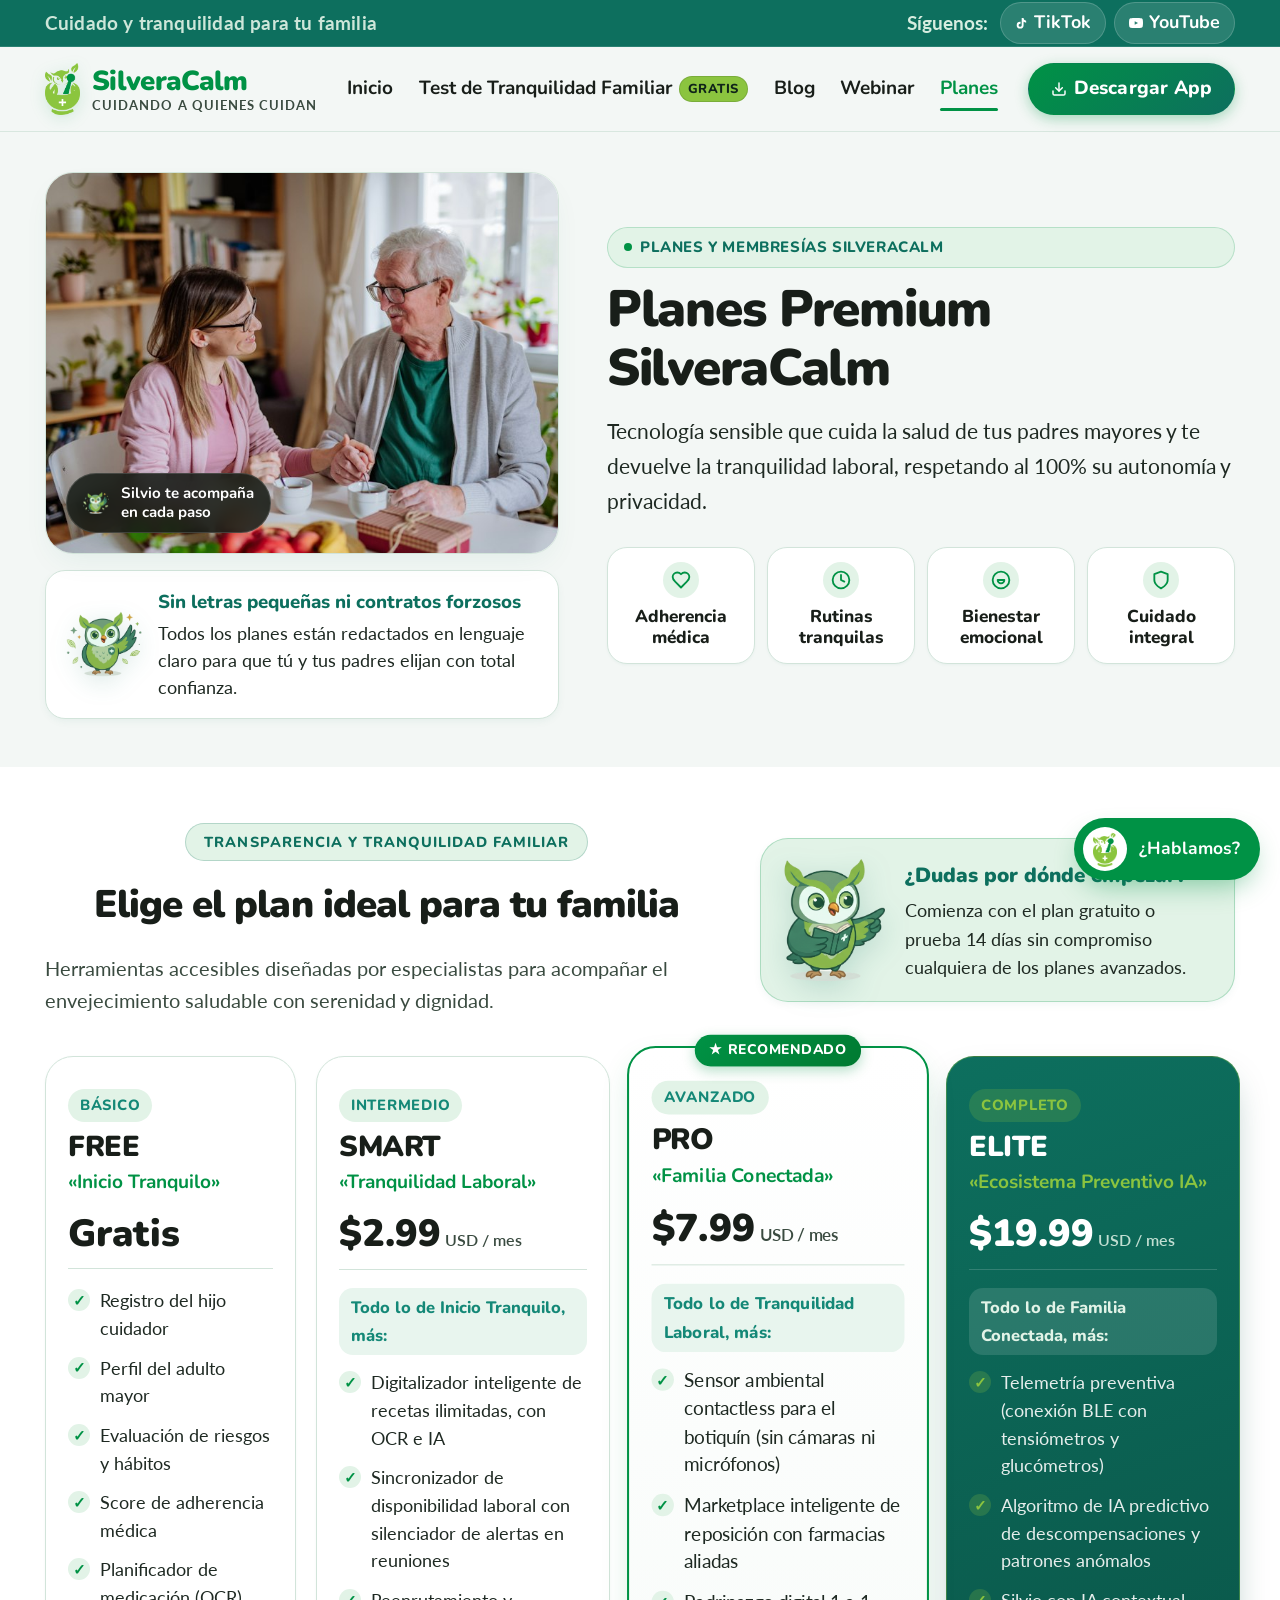
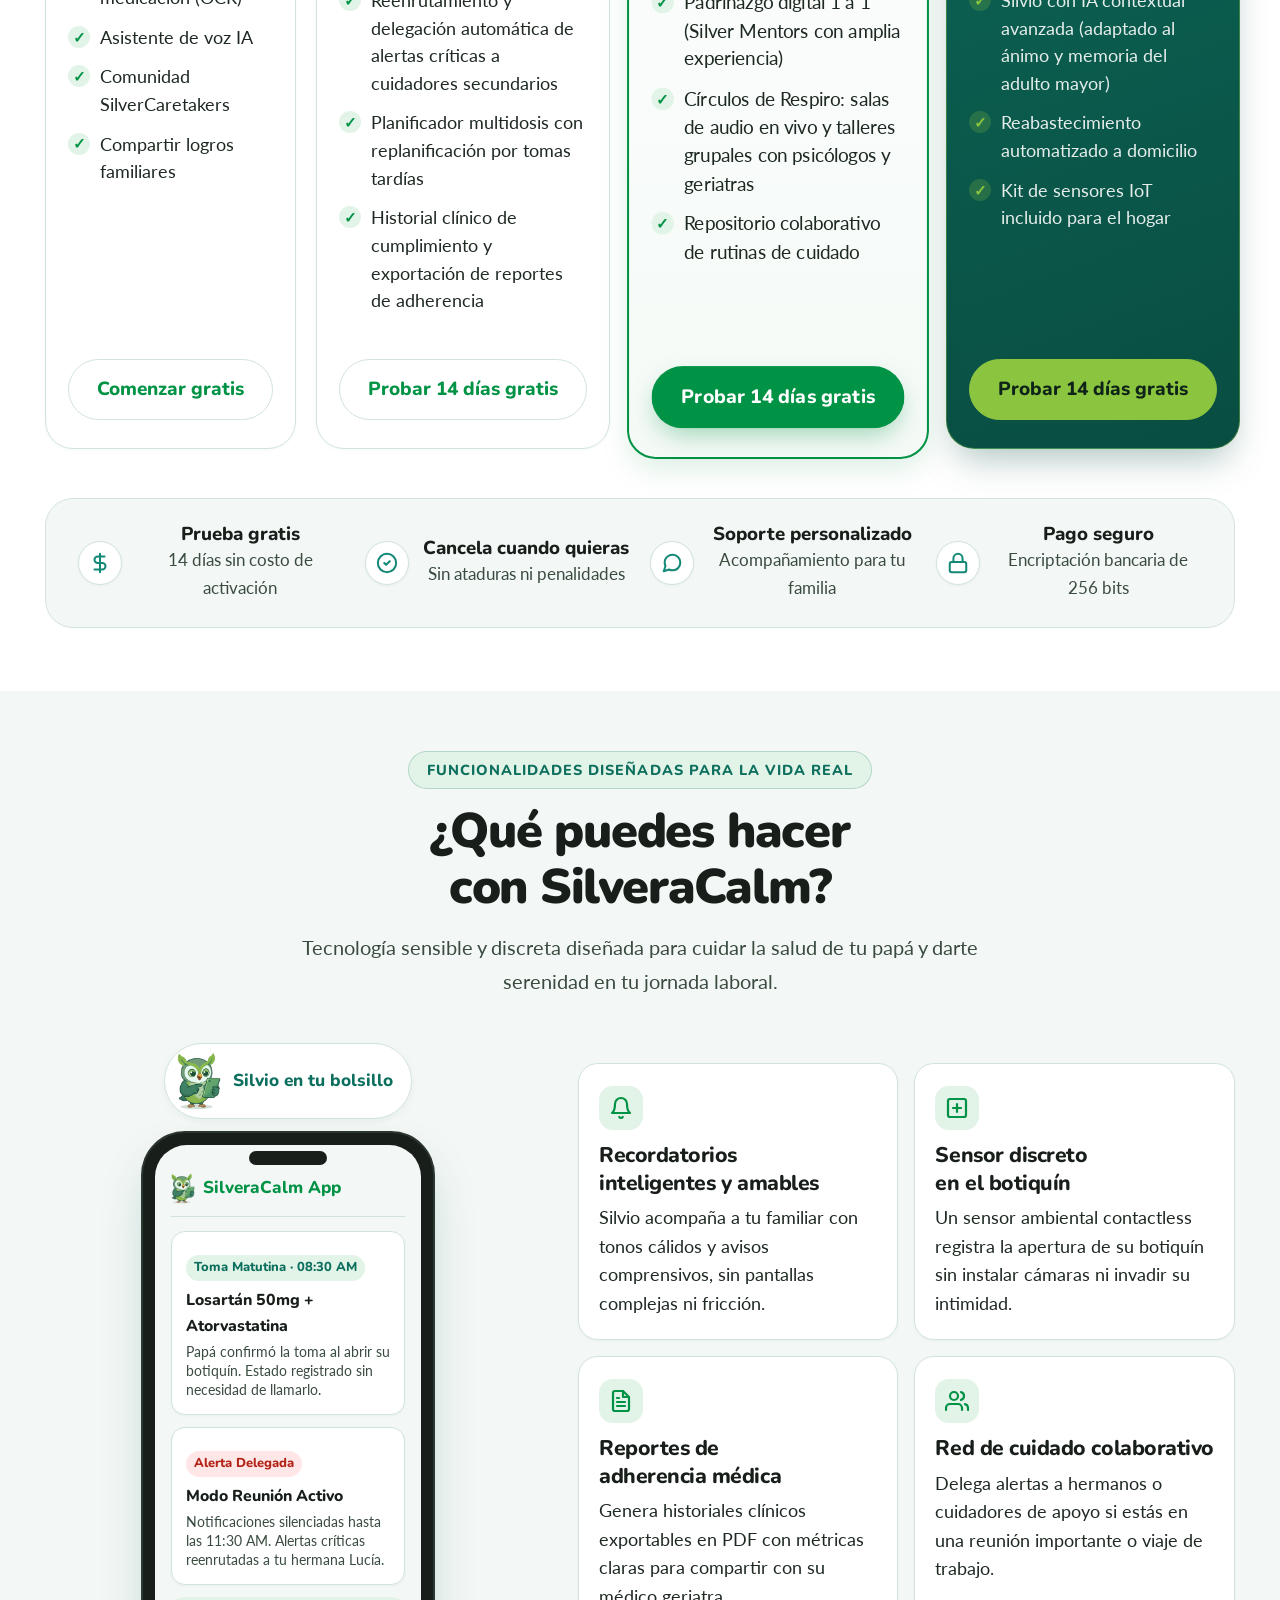
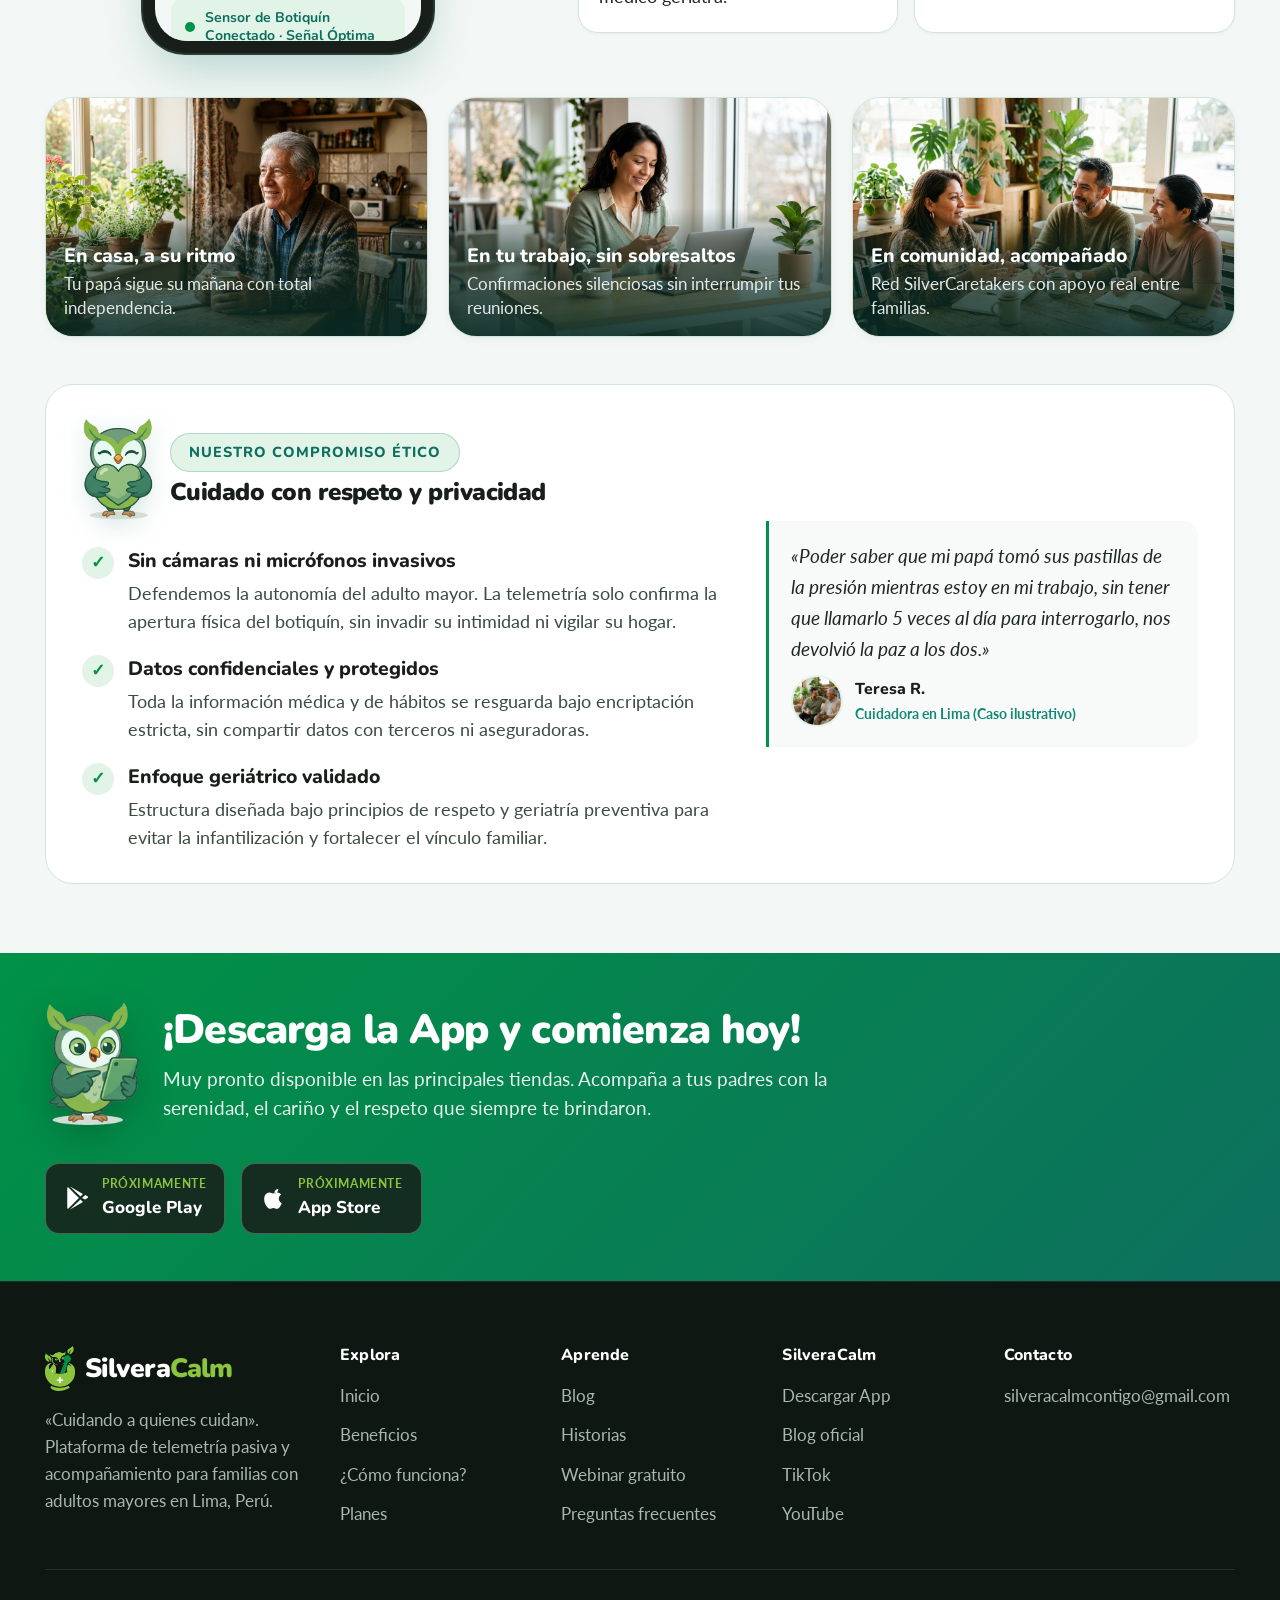
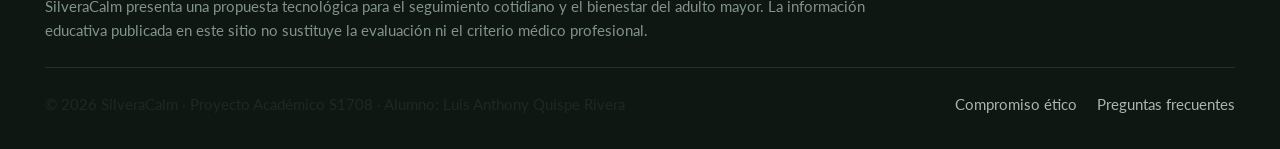
<file: planes.html>
<!DOCTYPE html>
<html lang="es">
<head>
  <meta charset="UTF-8" />
  <meta name="viewport" content="width=device-width, initial-scale=1.0" />
  <title>Planes Premium SilveraCalm | Cuidando a quienes cuidan</title>
  <meta name="description" content="Conoce los planes y precios de SilveraCalm. Acompaña la adherencia médica de tus padres mayores en Lima con telemetría pasiva, respeto a su autonomía y tranquilidad para tu jornada laboral." />
  <meta name="theme-color" content="#009245" />

  <!-- Dirección oficial de la página -->
  <link rel="canonical" href="https://silveracalm.u20231b869.workers.dev/planes.html" />
  <meta name="robots" content="index, follow, max-image-preview:large" />

  <!-- Vista previa al compartir (Open Graph & Twitter Cards) -->
  <meta property="og:title" content="Planes Premium SilveraCalm | Cuidando a quienes cuidan" />
  <meta property="og:description" content="Elige el plan ideal para acompañar el tratamiento de tu papá con telemetría pasiva, sin cámaras ni invasión a su intimidad." />
  <meta property="og:type" content="website" />
  <meta property="og:url" content="https://silveracalm.u20231b869.workers.dev/planes.html" />
  <meta property="og:site_name" content="SilveraCalm" />
  <meta property="og:locale" content="es_PE" />
  <meta property="og:image" content="https://silveracalm.u20231b869.workers.dev/assets/img/logo-silveracalm.png" />
  <meta name="twitter:card" content="summary" />

  <link rel="icon" type="image/png" href="assets/img/favicon.png" />

  <!-- Tipografías oficiales: Nunito (titulares, botones y destacados) + Lato (cuerpo y lectura) -->
  <link rel="preconnect" href="https://fonts.googleapis.com" />
  <link rel="preconnect" href="https://fonts.gstatic.com" crossorigin />
  <link href="https://fonts.googleapis.com/css2?family=Lato:ital,wght@0,400;0,500;0,700;1,400&family=Nunito:wght@600;700;800;900&display=swap" rel="stylesheet" />

  <!-- Hojas de estilo del sistema de diseño -->
  <link rel="stylesheet" href="assets/css/styles.css" />
  <link rel="stylesheet" href="assets/css/chat.css" />
  <link rel="stylesheet" href="assets/css/planes.css" />
</head>
<body class="page-planes">

  <a class="skip-link" href="#contenido">Saltar al contenido</a>

  <!-- ================= HEADER ================= -->
  <header class="site-header" id="top">
    <div class="top-bar">
      <div class="container top-bar-inner">
        <span class="top-bar-note">Cuidado y tranquilidad para tu familia</span>
        <div class="top-bar-social" aria-label="Redes sociales de SilveraCalm">
          <span class="top-bar-label">Síguenos:</span>
          <a href="https://www.tiktok.com/@silveracalmcontigo1" class="social-pill-link" target="_blank" rel="noopener noreferrer" aria-label="TikTok de SilveraCalm">
            <svg width="13" height="13" viewBox="0 0 24 24" fill="currentColor" aria-hidden="true"><path d="M19.59 6.69a4.83 4.83 0 0 1-3.77-4.25V2h-3.45v13.67a2.89 2.89 0 0 1-2.88 2.5 2.89 2.89 0 0 1-2.89-2.89 2.89 2.89 0 0 1 2.89-2.89c.28 0 .54.04.79.1v-3.5a6.37 6.37 0 0 0-.79-.05A6.34 6.34 0 0 0 3.15 15a6.34 6.34 0 0 0 6.34 6.34 6.34 6.34 0 0 0 6.34-6.34V8.87a8.16 8.16 0 0 0 4.76 1.52v-3.4a4.85 4.85 0 0 1-1-.3z"/></svg>
            <span>TikTok</span>
          </a>
          <a href="https://www.youtube.com/@SilveraCalmContigo" class="social-pill-link" target="_blank" rel="noopener noreferrer" aria-label="YouTube de SilveraCalm">
            <svg width="14" height="14" viewBox="0 0 24 24" fill="currentColor" aria-hidden="true"><path d="M23.5 6.19a3.02 3.02 0 0 0-2.12-2.14C19.5 3.5 12 3.5 12 3.5s-7.5 0-9.38.55A3.02 3.02 0 0 0 .5 6.19 31.6 31.6 0 0 0 0 12a31.6 31.6 0 0 0 .5 5.81 3.02 3.02 0 0 0 2.12 2.14c1.88.55 9.38.55 9.38.55s7.5 0 9.38-.55a3.02 3.02 0 0 0 2.12-2.14A31.6 31.6 0 0 0 24 12a31.6 31.6 0 0 0-.5-5.81zM9.75 15.02V8.98L15.5 12l-5.75 3.02z"/></svg>
            <span>YouTube</span>
          </a>
        </div>
      </div>
    </div>
    <div class="container header-inner">
      <a href="index.html" class="brand" aria-label="SilveraCalm, volver al inicio">
        <img src="assets/img/logo-silveracalm.png" alt="" class="brand-logo" width="40" height="58" />
        <span class="brand-text">
          <span class="brand-name">SilveraCalm</span>
          <span class="brand-tagline">Cuidando a quienes cuidan</span>
        </span>
      </a>

      <nav class="nav-desktop" aria-label="Principal">
        <a href="index.html">Inicio</a>
        <a href="#" class="nav-link-featured" data-test-cta>Test de Tranquilidad Familiar <span class="nav-badge-free">Gratis</span></a>
        <a href="blog.html">Blog</a>
        <a href="webinar.html">Webinar</a>
        <a href="planes.html" class="nav-link-active" aria-current="page">Planes</a>
      </nav>

      <div class="header-actions">
        <a href="#" class="btn btn-primary btn-header-download is-primary hide-mobile" data-download-cta>
          <svg class="download-icon" width="16" height="16" viewBox="0 0 24 24" fill="none" stroke="currentColor" stroke-width="2.2" stroke-linecap="round" stroke-linejoin="round" aria-hidden="true"><path d="M21 15v4a2 2 0 0 1-2 2H5a2 2 0 0 1-2-2v-4"/><polyline points="7 10 12 15 17 10"/><line x1="12" y1="15" x2="12" y2="3"/></svg>
          <span>Descargar App</span>
        </a>
        <button type="button" class="menu-toggle" id="menuToggle" aria-label="Abrir menú" aria-expanded="false" aria-controls="mobileMenu">
          <svg class="icon-open" width="24" height="24" viewBox="0 0 24 24" fill="none" stroke="currentColor" stroke-width="2" stroke-linecap="round"><path d="M4 6h16M4 12h16M4 18h16"/></svg>
          <svg class="icon-close" width="24" height="24" viewBox="0 0 24 24" fill="none" stroke="currentColor" stroke-width="2" stroke-linecap="round"><path d="M6 18L18 6M6 6l12 12"/></svg>
        </button>
      </div>
    </div>

    <nav class="nav-mobile" id="mobileMenu" aria-label="Menú móvil" hidden>
      <a href="index.html">Inicio</a>
      <a href="#" class="nav-link-featured" data-test-cta>Test de Tranquilidad Familiar <span class="nav-badge-free">Gratis</span></a>
      <a href="blog.html">Blog</a>
      <a href="webinar.html">Webinar</a>
      <a href="planes.html" class="nav-link-active" aria-current="page">Planes</a>
      <div class="nav-mobile-actions">
        <a href="#" class="btn btn-primary btn-block btn-header-download is-primary" data-download-cta>
          <svg class="download-icon" width="16" height="16" viewBox="0 0 24 24" fill="none" stroke="currentColor" stroke-width="2.2" stroke-linecap="round" stroke-linejoin="round" aria-hidden="true"><path d="M21 15v4a2 2 0 0 1-2 2H5a2 2 0 0 1-2-2v-4"/><polyline points="7 10 12 15 17 10"/><line x1="12" y1="15" x2="12" y2="3"/></svg>
          <span>Descargar App</span>
        </a>
      </div>
    </nav>
  </header>

  <main id="contenido">

    <!-- ================= 1. HERO DE PLANES ================= -->
    <section class="planes-hero">
      <div class="container planes-hero-grid">
        <div class="planes-hero-visual" data-reveal>
          <div class="planes-photo-frame">
            <img src="assets/img/webinar-familia.jpg" alt="Familia compartiendo un momento cálido y tranquilo" class="planes-photo-img" width="560" height="420" />
            <div class="planes-photo-badge">
              <img src="assets/img/silvio/silvio-saludo.png" alt="Silvio saludando" width="46" height="40" />
              <div class="planes-photo-badge-text">
                Silvio te acompaña<br />en cada paso
              </div>
            </div>
          </div>

          <aside class="planes-hero-silvio-strip" aria-label="Orientación rápida de Silvio">
            <img src="assets/img/silvio/silvio-saludo.png" alt="Silvio dando la bienvenida a los planes de SilveraCalm" class="planes-hero-silvio-img" width="76" height="66" />
            <div>
              <strong>Sin letras pequeñas ni contratos forzosos</strong>
              <p>Todos los planes están redactados en lenguaje claro para que tú y tus padres elijan con total confianza.</p>
            </div>
          </aside>
        </div>

        <div class="planes-hero-copy" data-reveal>
          <span class="badge badge-secondary">
            <span class="badge-pulse-dot" aria-hidden="true"></span>
            Planes y Membresías SilveraCalm
          </span>

          <h1>Planes Premium SilveraCalm</h1>

          <p class="planes-hero-lead">
            Tecnología sensible que cuida la salud de tus padres mayores y te devuelve la tranquilidad laboral, respetando al 100% su autonomía y privacidad.
          </p>

          <div class="planes-benefits-row">
            <div class="planes-benefit-pill">
              <div class="benefit-pill-icon" aria-hidden="true">
                <svg width="20" height="20" viewBox="0 0 24 24" fill="none" stroke="currentColor" stroke-width="2.2" stroke-linecap="round" stroke-linejoin="round"><path d="M19 14c1.49-1.46 3-3.21 3-5.5A5.5 5.5 0 0 0 16.5 3c-1.76 0-3 .5-4.5 2-1.5-1.5-2.74-2-4.5-2A5.5 5.5 0 0 0 2 8.5c0 2.3 1.5 4.05 3 5.5l7 7Z"/></svg>
              </div>
              <span class="benefit-pill-label">Adherencia médica</span>
            </div>

            <div class="planes-benefit-pill">
              <div class="benefit-pill-icon" aria-hidden="true">
                <svg width="20" height="20" viewBox="0 0 24 24" fill="none" stroke="currentColor" stroke-width="2.2" stroke-linecap="round" stroke-linejoin="round"><circle cx="12" cy="12" r="10"/><polyline points="12 6 12 12 16 14"/></svg>
              </div>
              <span class="benefit-pill-label">Rutinas tranquilas</span>
            </div>

            <div class="planes-benefit-pill">
              <div class="benefit-pill-icon" aria-hidden="true">
                <svg width="20" height="20" viewBox="0 0 24 24" fill="none" stroke="currentColor" stroke-width="2.2" stroke-linecap="round" stroke-linejoin="round"><path d="M12 2a10 10 0 1 0 10 10A10 10 0 0 0 12 2Zm0 14a4 4 0 0 1-4-4h8a4 4 0 0 1-4 4Z"/></svg>
              </div>
              <span class="benefit-pill-label">Bienestar emocional</span>
            </div>

            <div class="planes-benefit-pill">
              <div class="benefit-pill-icon" aria-hidden="true">
                <svg width="20" height="20" viewBox="0 0 24 24" fill="none" stroke="currentColor" stroke-width="2.2" stroke-linecap="round" stroke-linejoin="round"><path d="M12 22s8-4 8-10V5l-8-3-8 3v7c0 6 8 10 8 10z"/></svg>
              </div>
              <span class="benefit-pill-label">Cuidado integral</span>
            </div>
          </div>
        </div>
      </div>
    </section>

    <!-- ================= 2. SECCIÓN DE PLANES Y PRECIOS ================= -->
    <section class="section-pricing" id="tabla-planes">
      <div class="container">
        <div class="planes-head-split" data-reveal>
          <header class="section-head section-head--flush">
            <span class="eyebrow">Transparencia y tranquilidad familiar</span>
            <h2>Elige el plan ideal para tu familia</h2>
            <p>Herramientas accesibles diseñadas por especialistas para acompañar el envejecimiento saludable con serenidad y dignidad.</p>
          </header>

          <aside class="sc-mascot-callout planes-guide-callout" aria-label="Recomendación de Silvio para elegir plan">
            <img
              src="assets/img/silvio/silvio-guia.png"
              alt="Silvio con su guía abierta ayudándote a comparar los planes"
              class="sc-mascot-callout-img"
              width="98"
              height="120"
              loading="lazy"
            />
            <div class="sc-mascot-callout-bubble">
              <strong>¿Dudas por dónde empezar?</strong>
              <p>Comienza con el plan gratuito o prueba 14 días sin compromiso cualquiera de los planes avanzados.</p>
            </div>
          </aside>
        </div>

        <div class="pricing-grid" data-reveal>

          <!-- PLAN 1: FREE -->
          <article class="pricing-card">
            <div class="pricing-card-top">
              <span class="pricing-tier-tag">Básico</span>
              <h3 class="pricing-tier-name">FREE</h3>
              <p class="pricing-tier-subtitle">«Inicio Tranquilo»</p>
              <div class="pricing-price-wrap">
                <span class="pricing-amount">Gratis</span>
              </div>
              <ul class="pricing-features-list">
                <li><span class="feature-check-icon" aria-hidden="true">✓</span><span>Registro del hijo cuidador</span></li>
                <li><span class="feature-check-icon" aria-hidden="true">✓</span><span>Perfil del adulto mayor</span></li>
                <li><span class="feature-check-icon" aria-hidden="true">✓</span><span>Evaluación de riesgos y hábitos</span></li>
                <li><span class="feature-check-icon" aria-hidden="true">✓</span><span>Score de adherencia médica</span></li>
                <li><span class="feature-check-icon" aria-hidden="true">✓</span><span>Planificador de medicación (OCR)</span></li>
                <li><span class="feature-check-icon" aria-hidden="true">✓</span><span>Asistente de voz IA</span></li>
                <li><span class="feature-check-icon" aria-hidden="true">✓</span><span>Comunidad SilverCaretakers</span></li>
                <li><span class="feature-check-icon" aria-hidden="true">✓</span><span>Compartir logros familiares</span></li>
              </ul>
            </div>
            <div class="pricing-card-action">
              <a href="#" class="btn btn-outline btn-block" data-test-cta>Comenzar gratis</a>
            </div>
          </article>

          <!-- PLAN 2: SMART -->
          <article class="pricing-card">
            <div class="pricing-card-top">
              <span class="pricing-tier-tag">Intermedio</span>
              <h3 class="pricing-tier-name">SMART</h3>
              <p class="pricing-tier-subtitle">«Tranquilidad Laboral»</p>
              <div class="pricing-price-wrap">
                <span class="pricing-amount">$2.99</span>
                <span class="pricing-period">USD / mes</span>
              </div>
              <span class="pricing-tier-included-tag">Todo lo de Inicio Tranquilo, más:</span>
              <ul class="pricing-features-list">
                <li><span class="feature-check-icon" aria-hidden="true">✓</span><span>Digitalizador inteligente de recetas ilimitadas, con OCR e IA</span></li>
                <li><span class="feature-check-icon" aria-hidden="true">✓</span><span>Sincronizador de disponibilidad laboral con silenciador de alertas en reuniones</span></li>
                <li><span class="feature-check-icon" aria-hidden="true">✓</span><span>Reenrutamiento y delegación automática de alertas críticas a cuidadores secundarios</span></li>
                <li><span class="feature-check-icon" aria-hidden="true">✓</span><span>Planificador multidosis con replanificación por tomas tardías</span></li>
                <li><span class="feature-check-icon" aria-hidden="true">✓</span><span>Historial clínico de cumplimiento y exportación de reportes de adherencia</span></li>
              </ul>
            </div>
            <div class="pricing-card-action">
              <a href="#" class="btn btn-outline btn-block" data-test-cta>Probar 14 días gratis</a>
            </div>
          </article>

          <!-- PLAN 3: PRO (RECOMENDADO) -->
          <article class="pricing-card pricing-card--highlight">
            <span class="pricing-highlight-badge">★ Recomendado</span>
            <div class="pricing-card-top">
              <span class="pricing-tier-tag">Avanzado</span>
              <h3 class="pricing-tier-name">PRO</h3>
              <p class="pricing-tier-subtitle">«Familia Conectada»</p>
              <div class="pricing-price-wrap">
                <span class="pricing-amount">$7.99</span>
                <span class="pricing-period">USD / mes</span>
              </div>
              <span class="pricing-tier-included-tag">Todo lo de Tranquilidad Laboral, más:</span>
              <ul class="pricing-features-list">
                <li><span class="feature-check-icon" aria-hidden="true">✓</span><span>Sensor ambiental contactless para el botiquín (sin cámaras ni micrófonos)</span></li>
                <li><span class="feature-check-icon" aria-hidden="true">✓</span><span>Marketplace inteligente de reposición con farmacias aliadas</span></li>
                <li><span class="feature-check-icon" aria-hidden="true">✓</span><span>Padrinazgo digital 1 a 1 (Silver Mentors con amplia experiencia)</span></li>
                <li><span class="feature-check-icon" aria-hidden="true">✓</span><span>Círculos de Respiro: salas de audio en vivo y talleres grupales con psicólogos y geriatras</span></li>
                <li><span class="feature-check-icon" aria-hidden="true">✓</span><span>Repositorio colaborativo de rutinas de cuidado</span></li>
              </ul>
            </div>
            <div class="pricing-card-action">
              <a href="#" class="btn btn-primary btn-block" data-test-cta>Probar 14 días gratis</a>
            </div>
          </article>

          <!-- PLAN 4: ELITE -->
          <article class="pricing-card pricing-card--elite">
            <div class="pricing-card-top">
              <span class="pricing-tier-tag">Completo</span>
              <h3 class="pricing-tier-name">ELITE</h3>
              <p class="pricing-tier-subtitle">«Ecosistema Preventivo IA»</p>
              <div class="pricing-price-wrap">
                <span class="pricing-amount">$19.99</span>
                <span class="pricing-period">USD / mes</span>
              </div>
              <span class="pricing-tier-included-tag">Todo lo de Familia Conectada, más:</span>
              <ul class="pricing-features-list">
                <li><span class="feature-check-icon" aria-hidden="true">✓</span><span>Telemetría preventiva (conexión BLE con tensiómetros y glucómetros)</span></li>
                <li><span class="feature-check-icon" aria-hidden="true">✓</span><span>Algoritmo de IA predictivo de descompensaciones y patrones anómalos</span></li>
                <li><span class="feature-check-icon" aria-hidden="true">✓</span><span>Silvio con IA contextual avanzada (adaptado al ánimo y memoria del adulto mayor)</span></li>
                <li><span class="feature-check-icon" aria-hidden="true">✓</span><span>Reabastecimiento automatizado a domicilio</span></li>
                <li><span class="feature-check-icon" aria-hidden="true">✓</span><span>Kit de sensores IoT incluido para el hogar</span></li>
              </ul>
            </div>
            <div class="pricing-card-action">
              <a href="#" class="btn btn-lime btn-block" data-test-cta>Probar 14 días gratis</a>
            </div>
          </article>

        </div>

        <!-- 3. FRANJA DE GARANTÍAS -->
        <div class="guarantees-banner" data-reveal>
          <div class="guarantee-item">
            <div class="guarantee-icon-circle" aria-hidden="true">
              <svg width="22" height="22" viewBox="0 0 24 24" fill="none" stroke="currentColor" stroke-width="2.2" stroke-linecap="round" stroke-linejoin="round"><path d="M12 2v20M17 5H9.5a3.5 3.5 0 0 0 0 7h5a3.5 3.5 0 0 1 0 7H6"/></svg>
            </div>
            <div class="guarantee-item-content">
              <strong>Prueba gratis</strong>
              <span>14 días sin costo de activación</span>
            </div>
          </div>

          <div class="guarantee-item">
            <div class="guarantee-icon-circle" aria-hidden="true">
              <svg width="22" height="22" viewBox="0 0 24 24" fill="none" stroke="currentColor" stroke-width="2.2" stroke-linecap="round" stroke-linejoin="round"><circle cx="12" cy="12" r="10"/><path d="m9 12 2 2 4-4"/></svg>
            </div>
            <div class="guarantee-item-content">
              <strong>Cancela cuando quieras</strong>
              <span>Sin ataduras ni penalidades</span>
            </div>
          </div>

          <div class="guarantee-item">
            <div class="guarantee-icon-circle" aria-hidden="true">
              <svg width="22" height="22" viewBox="0 0 24 24" fill="none" stroke="currentColor" stroke-width="2.2" stroke-linecap="round" stroke-linejoin="round"><path d="M21 11.5a8.38 8.38 0 0 1-.9 3.8 8.5 8.5 0 0 1-7.6 4.7 8.38 8.38 0 0 1-3.8-.9L3 21l1.9-5.7a8.38 8.38 0 0 1-.9-3.8 8.5 8.5 0 0 1 4.7-7.6 8.38 8.38 0 0 1 3.8-.9h.5a8.48 8.48 0 0 1 8 8v.5z"/></svg>
            </div>
            <div class="guarantee-item-content">
              <strong>Soporte personalizado</strong>
              <span>Acompañamiento para tu familia</span>
            </div>
          </div>

          <div class="guarantee-item">
            <div class="guarantee-icon-circle" aria-hidden="true">
              <svg width="22" height="22" viewBox="0 0 24 24" fill="none" stroke="currentColor" stroke-width="2.2" stroke-linecap="round" stroke-linejoin="round"><rect x="3" y="11" width="18" height="11" rx="2" ry="2"/><path d="M7 11V7a5 5 0 0 1 10 0v4"/></svg>
            </div>
            <div class="guarantee-item-content">
              <strong>Pago seguro</strong>
              <span>Encriptación bancaria de 256 bits</span>
            </div>
          </div>
        </div>

      </div>
    </section>

    <!-- ================= 4. ¿QUÉ PUEDES HACER CON SILVERACALM? ================= -->
    <section class="section-features-showcase">
      <div class="container">
        <header class="section-head" data-reveal>
          <span class="eyebrow">Funcionalidades diseñadas para la vida real</span>
          <h2>¿Qué puedes hacer con SilveraCalm?</h2>
          <p>Tecnología sensible y discreta diseñada para cuidar la salud de tu papá y darte serenidad en tu jornada laboral.</p>
        </header>

        <div class="features-showcase-grid">

          <!-- Mockup Smartphone en HTML/CSS + Silvio App -->
          <div class="phone-mockup-wrapper" data-reveal>
            <div class="phone-silvio-assistant" aria-hidden="true">
              <img src="assets/img/silvio/silvio-app.png" alt="" width="110" height="145" loading="lazy" />
              <span>Silvio en tu bolsillo</span>
            </div>
            <div class="phone-mockup">
              <div class="phone-speaker-notch" aria-hidden="true"></div>
              <div class="phone-screen">
                <div class="phone-screen-header">
                  <img src="assets/img/silvio/silvio-app.png" alt="Silvio" width="30" height="40" />
                  <span class="phone-screen-title">SilveraCalm App</span>
                </div>

                <div class="phone-card-alert">
                  <span class="phone-card-tag">Toma Matutina · 08:30 AM</span>
                  <div class="phone-card-title">Losartán 50mg + Atorvastatina</div>
                  <div class="phone-card-desc">Papá confirmó la toma al abrir su botiquín. Estado registrado sin necesidad de llamarlo.</div>
                </div>

                <div class="phone-card-alert">
                  <span class="phone-card-tag phone-card-tag--alert">Alerta Delegada</span>
                  <div class="phone-card-title">Modo Reunión Activo</div>
                  <div class="phone-card-desc">Notificaciones silenciadas hasta las 11:30 AM. Alertas críticas reenrutadas a tu hermana Lucía.</div>
                </div>

                <div class="phone-botiquin-status">
                  <span class="phone-status-dot"></span>
                  <span class="phone-status-text">Sensor de Botiquín Conectado · Señal Óptima</span>
                </div>
              </div>
            </div>
          </div>

          <!-- 4 Tarjetas de capacidades -->
          <div class="features-cards-list" data-reveal>

            <div class="feature-capability-card">
              <div class="capability-icon-wrap" aria-hidden="true">
                <svg width="24" height="24" viewBox="0 0 24 24" fill="none" stroke="currentColor" stroke-width="2.2" stroke-linecap="round" stroke-linejoin="round"><path d="M18 8A6 6 0 0 0 6 8c0 7-3 9-3 9h18s-3-2-3-9"/><path d="M13.73 21a2 2 0 0 1-3.46 0"/></svg>
              </div>
              <h3>Recordatorios inteligentes y amables</h3>
              <p>Silvio acompaña a tu familiar con tonos cálidos y avisos comprensivos, sin pantallas complejas ni fricción.</p>
            </div>

            <div class="feature-capability-card">
              <div class="capability-icon-wrap" aria-hidden="true">
                <svg width="24" height="24" viewBox="0 0 24 24" fill="none" stroke="currentColor" stroke-width="2.2" stroke-linecap="round" stroke-linejoin="round"><rect x="3" y="3" width="18" height="18" rx="2" ry="2"/><line x1="12" y1="8" x2="12" y2="16"/><line x1="8" y1="12" x2="16" y2="12"/></svg>
              </div>
              <h3>Sensor discreto en el botiquín</h3>
              <p>Un sensor ambiental contactless registra la apertura de su botiquín sin instalar cámaras ni invadir su intimidad.</p>
            </div>

            <div class="feature-capability-card">
              <div class="capability-icon-wrap" aria-hidden="true">
                <svg width="24" height="24" viewBox="0 0 24 24" fill="none" stroke="currentColor" stroke-width="2.2" stroke-linecap="round" stroke-linejoin="round"><path d="M14 2H6a2 2 0 0 0-2 2v16a2 2 0 0 0 2 2h12a2 2 0 0 0 2-2V8z"/><polyline points="14 2 14 8 20 8"/><line x1="16" y1="13" x2="8" y2="13"/><line x1="16" y1="17" x2="8" y2="17"/><polyline points="10 9 9 9 8 9"/></svg>
              </div>
              <h3>Reportes de adherencia médica</h3>
              <p>Genera historiales clínicos exportables en PDF con métricas claras para compartir con su médico geriatra.</p>
            </div>

            <div class="feature-capability-card">
              <div class="capability-icon-wrap" aria-hidden="true">
                <svg width="24" height="24" viewBox="0 0 24 24" fill="none" stroke="currentColor" stroke-width="2.2" stroke-linecap="round" stroke-linejoin="round"><path d="M17 21v-2a4 4 0 0 0-4-4H5a4 4 0 0 0-4 4v2"/><circle cx="9" cy="7" r="4"/><path d="M23 21v-2a4 4 0 0 0-3-3.87"/><path d="M16 3.13a4 4 0 0 1 0 7.75"/></svg>
              </div>
              <h3>Red de cuidado colaborativo</h3>
              <p>Delega alertas a hermanos o cuidadores de apoyo si estás en una reunión importante o viaje de trabajo.</p>
            </div>

          </div>

        </div>

        <!-- Escenas humanas de acompañamiento -->
        <div class="planes-scenes-strip" aria-label="Momentos reales con SilveraCalm" data-reveal>
          <figure class="planes-scene-card">
            <img src="assets/img/scenes/adulto-mayor-autonomo.jpg" alt="Adulto mayor desayunando tranquilo en casa" loading="lazy" />
            <figcaption>
              <strong>En casa, a su ritmo</strong>
              <span>Tu papá sigue su mañana con total independencia.</span>
            </figcaption>
          </figure>
          <figure class="planes-scene-card">
            <img src="assets/img/scenes/cuidador-tranquilidad-laboral.jpg" alt="Hija cuidadora tranquila durante su jornada laboral" loading="lazy" />
            <figcaption>
              <strong>En tu trabajo, sin sobresaltos</strong>
              <span>Confirmaciones silenciosas sin interrumpir tus reuniones.</span>
            </figcaption>
          </figure>
          <figure class="planes-scene-card">
            <img src="assets/img/scenes/comunidad-cuidadores.jpg" alt="Comunidad de hijos cuidadores compartiendo experiencias" loading="lazy" />
            <figcaption>
              <strong>En comunidad, acompañado</strong>
              <span>Red SilverCaretakers con apoyo real entre familias.</span>
            </figcaption>
          </figure>
        </div>

        <!-- 5. COMPROMISOS Y TESTIMONIO ILUSTRATIVO -->
        <div class="commitments-showcase" data-reveal>
          <div class="commitments-items-wrap">
            <div class="commitments-head-row">
              <img src="assets/img/silvio/silvio-corazon.png" alt="Silvio abrazando un corazón verde" class="commitments-silvio-img" width="76" height="93" loading="lazy" />
              <div>
                <span class="eyebrow">Nuestro compromiso ético</span>
                <h3 class="commitments-title">Cuidado con respeto y privacidad</h3>
              </div>
            </div>
            <div class="commitment-row">
              <span class="commitment-badge-icon" aria-hidden="true">✓</span>
              <div>
                <strong>Sin cámaras ni micrófonos invasivos</strong>
                <span>Defendemos la autonomía del adulto mayor. La telemetría solo confirma la apertura física del botiquín, sin invadir su intimidad ni vigilar su hogar.</span>
              </div>
            </div>

            <div class="commitment-row">
              <span class="commitment-badge-icon" aria-hidden="true">✓</span>
              <div>
                <strong>Datos confidenciales y protegidos</strong>
                <span>Toda la información médica y de hábitos se resguarda bajo encriptación estricta, sin compartir datos con terceros ni aseguradoras.</span>
              </div>
            </div>

            <div class="commitment-row">
              <span class="commitment-badge-icon" aria-hidden="true">✓</span>
              <div>
                <strong>Enfoque geriátrico validado</strong>
                <span>Estructura diseñada bajo principios de respeto y geriatría preventiva para evitar la infantilización y fortalecer el vínculo familiar.</span>
              </div>
            </div>
          </div>

          <div class="illustrative-card">
            <p class="illustrative-quote">
              «Poder saber que mi papá tomó sus pastillas de la presión mientras estoy en mi trabajo, sin tener que llamarlo 5 veces al día para interrogarlo, nos devolvió la paz a los dos.»
            </p>
            <div class="illustrative-author-row">
              <img src="assets/img/scenes/vinculo-familiar-sereno.jpg" alt="Hija conversando serenamente con su padre" class="illustrative-author-img" width="54" height="54" loading="lazy" />
              <div class="illustrative-author">
                <span class="author-name-tag">Teresa R.</span>
                <span class="author-badge-tag">Cuidadora en Lima (Caso ilustrativo)</span>
              </div>
            </div>
          </div>
        </div>

      </div>
    </section>

    <!-- ================= 6. BLOQUE DE CIERRE (APP CTA CON PRÓXIMAMENTE) ================= -->
    <section class="section-app-cta">
      <div class="container app-cta-inner">
        <div class="app-cta-brand-group" data-reveal>
          <img src="assets/img/silvio/silvio-app.png" alt="Silvio sosteniendo el celular de SilveraCalm" class="app-cta-silvio" width="104" height="137" loading="lazy" />
          <div class="app-cta-copy">
            <h2>¡Descarga la App y comienza hoy!</h2>
            <p>Muy pronto disponible en las principales tiendas. Acompaña a tus padres con la serenidad, el cariño y el respeto que siempre te brindaron.</p>
          </div>
        </div>

        <div class="store-buttons-group" data-reveal>
          <!-- Botón Google Play con Próximamente -->
          <a href="#" class="store-badge-card" aria-label="Descargar en Google Play (Próximamente)" data-download-cta>
            <svg class="store-badge-icon" viewBox="0 0 24 24" fill="currentColor" aria-hidden="true">
              <path d="M3.609 1.814L13.792 12 3.61 22.186a1.99 1.99 0 0 1-.61-1.424V3.238c0-.55.228-1.05.609-1.424zM15.207 13.414l2.298 2.298-12.01 6.934 9.712-9.232zM15.207 10.586L5.495 1.354 17.505 8.288l-2.298 2.298zM16.621 12l2.88-2.88 2.195 1.267c.792.457.792 1.201 0 1.658l-2.195 1.267L16.621 12z"/>
            </svg>
            <div class="store-badge-texts">
              <span class="store-badge-status">Próximamente</span>
              <span class="store-badge-platform">Google Play</span>
            </div>
          </a>

          <!-- Botón App Store con Próximamente -->
          <a href="#" class="store-badge-card" aria-label="Descargar en App Store (Próximamente)" data-download-cta>
            <svg class="store-badge-icon" viewBox="0 0 24 24" fill="currentColor" aria-hidden="true">
              <path d="M18.71 19.5c-.83 1.24-1.71 2.45-3.05 2.47-1.34.03-1.77-.79-3.29-.79-1.53 0-2 .77-3.27.82-1.31.05-2.3-1.32-3.14-2.53C4.25 17 2.94 12.45 4.7 9.39c.87-1.52 2.43-2.48 4.12-2.51 1.28-.02 2.5.87 3.29.87.78 0 2.26-1.07 3.81-.91.65.03 2.47.26 3.64 1.98-.09.06-2.17 1.28-2.15 3.81.03 3.02 2.65 4.03 2.68 4.04-.03.07-.42 1.44-1.38 2.83M15.97 6.37c.62-.75 1.04-1.8 0.93-2.85-.9.04-2 .6-2.65 1.35-.56.64-1.06 1.69-.92 2.71 1.01.08 2.02-.46 2.64-1.21z"/>
            </svg>
            <div class="store-badge-texts">
              <span class="store-badge-status">Próximamente</span>
              <span class="store-badge-platform">App Store</span>
            </div>
          </a>
        </div>
      </div>
    </section>

  </main>

  <!-- ================= FOOTER ================= -->
  <footer class="site-footer">
    <div class="container">
      <div class="footer-grid">
        <div class="footer-col-brand">
          <a href="index.html" class="footer-brand">
            <img src="assets/img/logo-silveracalm.png" alt="" width="30" height="44" />
            <span class="brand-name">Silvera<span class="brand-name-accent">Calm</span></span>
          </a>
          <p class="footer-desc">«Cuidando a quienes cuidan». Plataforma de telemetría pasiva y acompañamiento para familias con adultos mayores en Lima, Perú.</p>
        </div>

        <div class="footer-col">
          <h3 class="footer-col-title">Explora</h3>
          <ul class="footer-links">
            <li><a href="index.html">Inicio</a></li>
            <li><a href="index.html#beneficios">Beneficios</a></li>
            <li><a href="index.html#como-funciona">¿Cómo funciona?</a></li>
            <li><a href="planes.html">Planes</a></li>
          </ul>
        </div>

        <div class="footer-col">
          <h3 class="footer-col-title">Aprende</h3>
          <ul class="footer-links">
            <li><a href="blog.html">Blog</a></li>
            <li><a href="index.html#historias">Historias</a></li>
            <li><a href="webinar.html">Webinar gratuito</a></li>
            <li><a href="index.html#faq">Preguntas frecuentes</a></li>
          </ul>
        </div>

        <div class="footer-col">
          <h3 class="footer-col-title">SilveraCalm</h3>
          <ul class="footer-links">
            <li><a href="#" data-download-cta>Descargar App</a></li>
            <li><a href="https://silveracalm.blogspot.com/" target="_blank" rel="noopener noreferrer">Blog oficial</a></li>
            <li><a href="https://www.tiktok.com/@silveracalmcontigo1" target="_blank" rel="noopener noreferrer">TikTok</a></li>
            <li><a href="https://www.youtube.com/@SilveraCalmContigo" target="_blank" rel="noopener noreferrer">YouTube</a></li>
          </ul>
        </div>

        <div class="footer-col">
          <h3 class="footer-col-title">Contacto</h3>
          <ul class="footer-links">
            <li><a href="mailto:silveracalmcontigo@gmail.com" class="footer-link-email">silveracalmcontigo@gmail.com</a></li>
          </ul>
        </div>
      </div>

      <div class="footer-disclaimer">
        <p>SilveraCalm presenta una propuesta tecnológica para el seguimiento cotidiano y el bienestar del adulto mayor. La información educativa publicada en este sitio no sustituye la evaluación ni el criterio médico profesional.</p>
      </div>

      <div class="footer-bottom">
        <p class="footer-legal">&copy; <span id="year">2026</span> SilveraCalm · Proyecto Académico S1708 · Alumno: Luis Anthony Quispe Rivera</p>
        <div class="footer-bottom-links">
          <a href="#top">Compromiso ético</a>
          <a href="index.html#faq">Preguntas frecuentes</a>
        </div>
      </div>
    </div>
  </footer>

  <!-- ================= MODAL: TEST (Aviso cuando TEST_URL no está configurada) ================= -->
  <div class="modal" id="testModal" role="dialog" aria-modal="true" aria-labelledby="testModalTitle" hidden>
    <div class="modal-backdrop" data-close></div>
    <div class="modal-panel modal-sm">
      <button type="button" class="modal-close" aria-label="Cerrar modal" data-close>✕</button>
      <img src="assets/img/logo-silveracalm.png" alt="" class="modal-logo" width="48" height="70" />
      <h3 id="testModalTitle">El test estará disponible muy pronto</h3>
      <p>Estamos ultimando los detalles del Test de Tranquilidad Familiar. Mientras tanto, te invitamos a explorar las historias y reflexiones en nuestro blog.</p>
      <a href="blog.html" class="btn btn-primary btn-block" data-close>Ir al blog de SilveraCalm</a>
    </div>
  </div>

  <!-- ================= MODAL: DESCARGA DE APP (Próximamente) ================= -->
  <div class="modal" id="downloadModal" role="dialog" aria-modal="true" aria-labelledby="downloadModalTitle" hidden>
    <div class="modal-backdrop" data-close></div>
    <div class="modal-panel modal-sm">
      <button type="button" class="modal-close" aria-label="Cerrar modal" data-close>✕</button>
      <img src="assets/img/logo-silveracalm.png" alt="" class="modal-logo" width="48" height="70" />
      <h3 id="downloadModalTitle">La app de SilveraCalm llegará muy pronto</h3>
      <p>Estamos preparando el lanzamiento para Android e iOS. Mientras tanto, puedes reservar tu lugar en el webinar gratuito o hacer el test de tranquilidad.</p>
      <a href="webinar.html" class="btn btn-primary btn-block" data-close>Ir al webinar gratuito</a>
    </div>
  </div>

  <!-- Scripts -->
  <script src="assets/js/vendor-purify.min.js" defer></script>
  <script src="assets/js/config.js" defer></script>
  <script src="assets/js/main.js" defer></script>
  <script src="assets/js/chat.js" defer></script>
  <script src="assets/js/planes.js" defer></script>
</body>
</html>
</file>
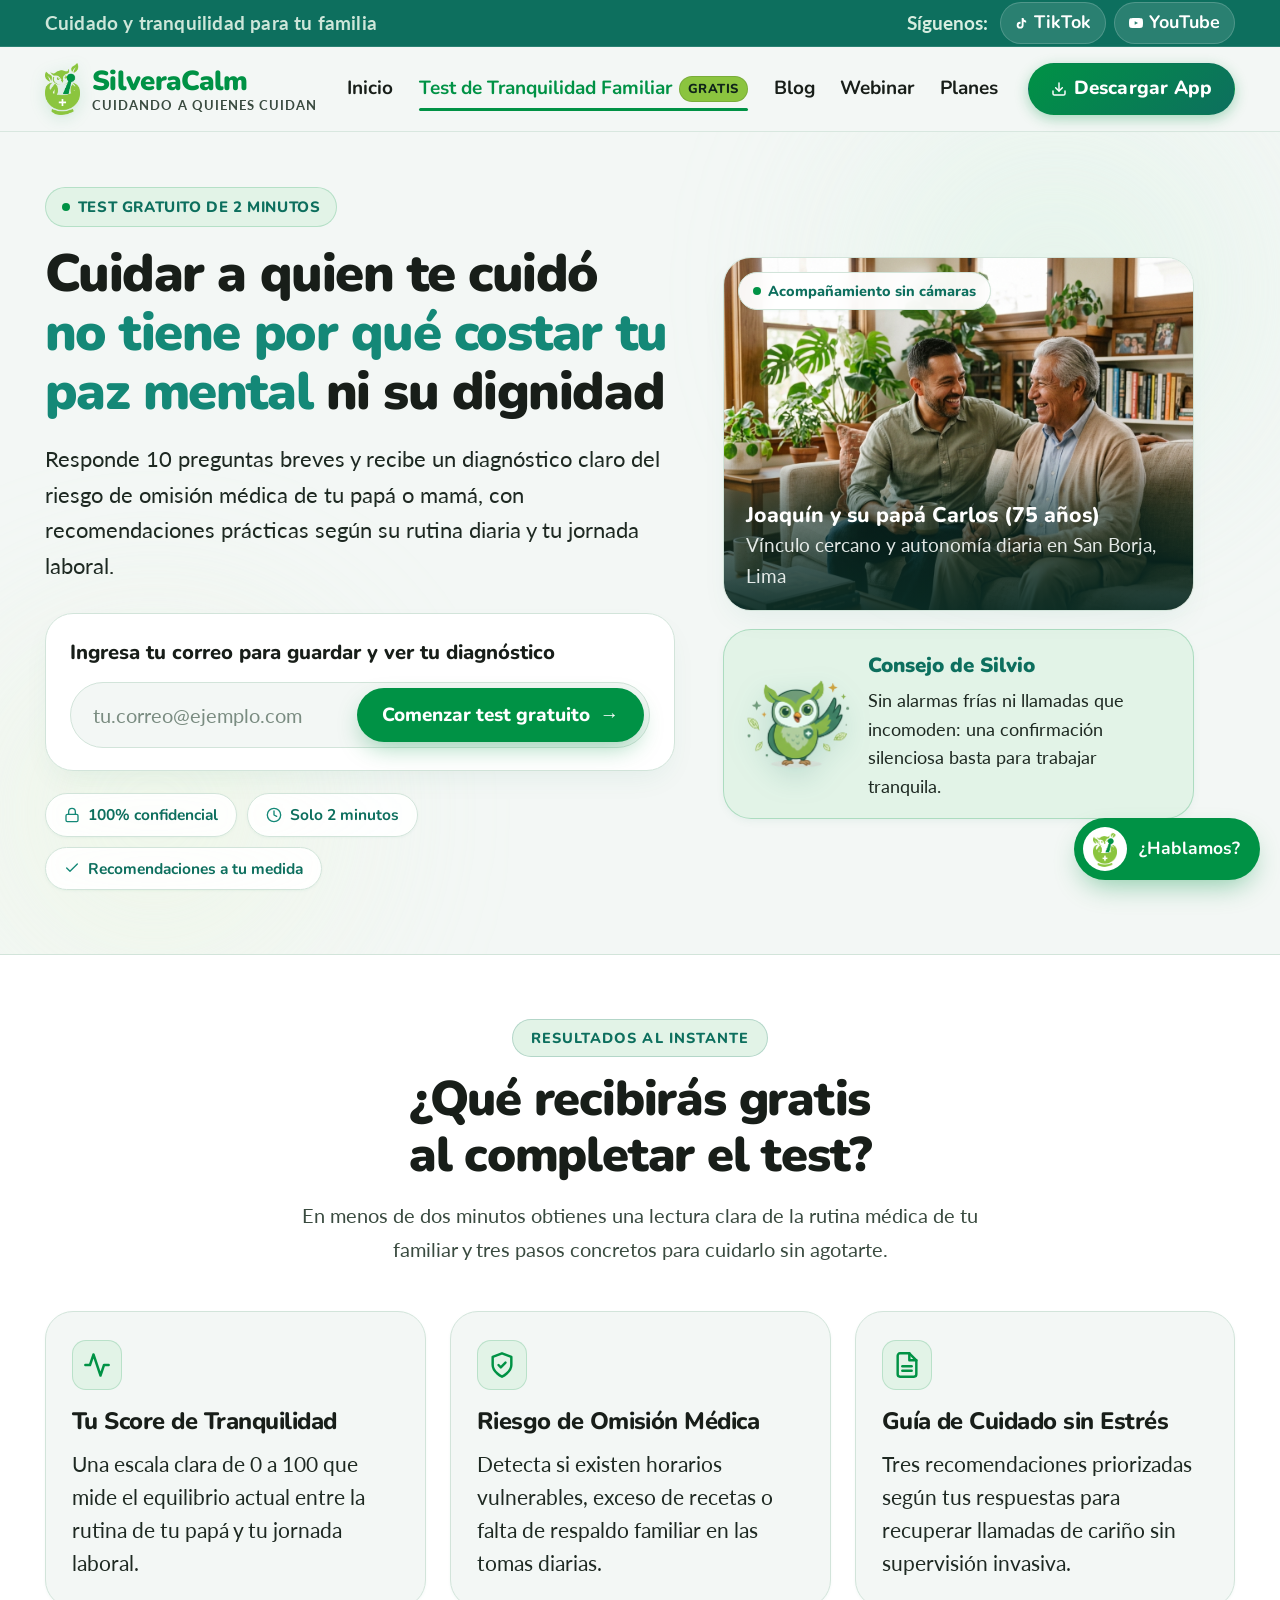
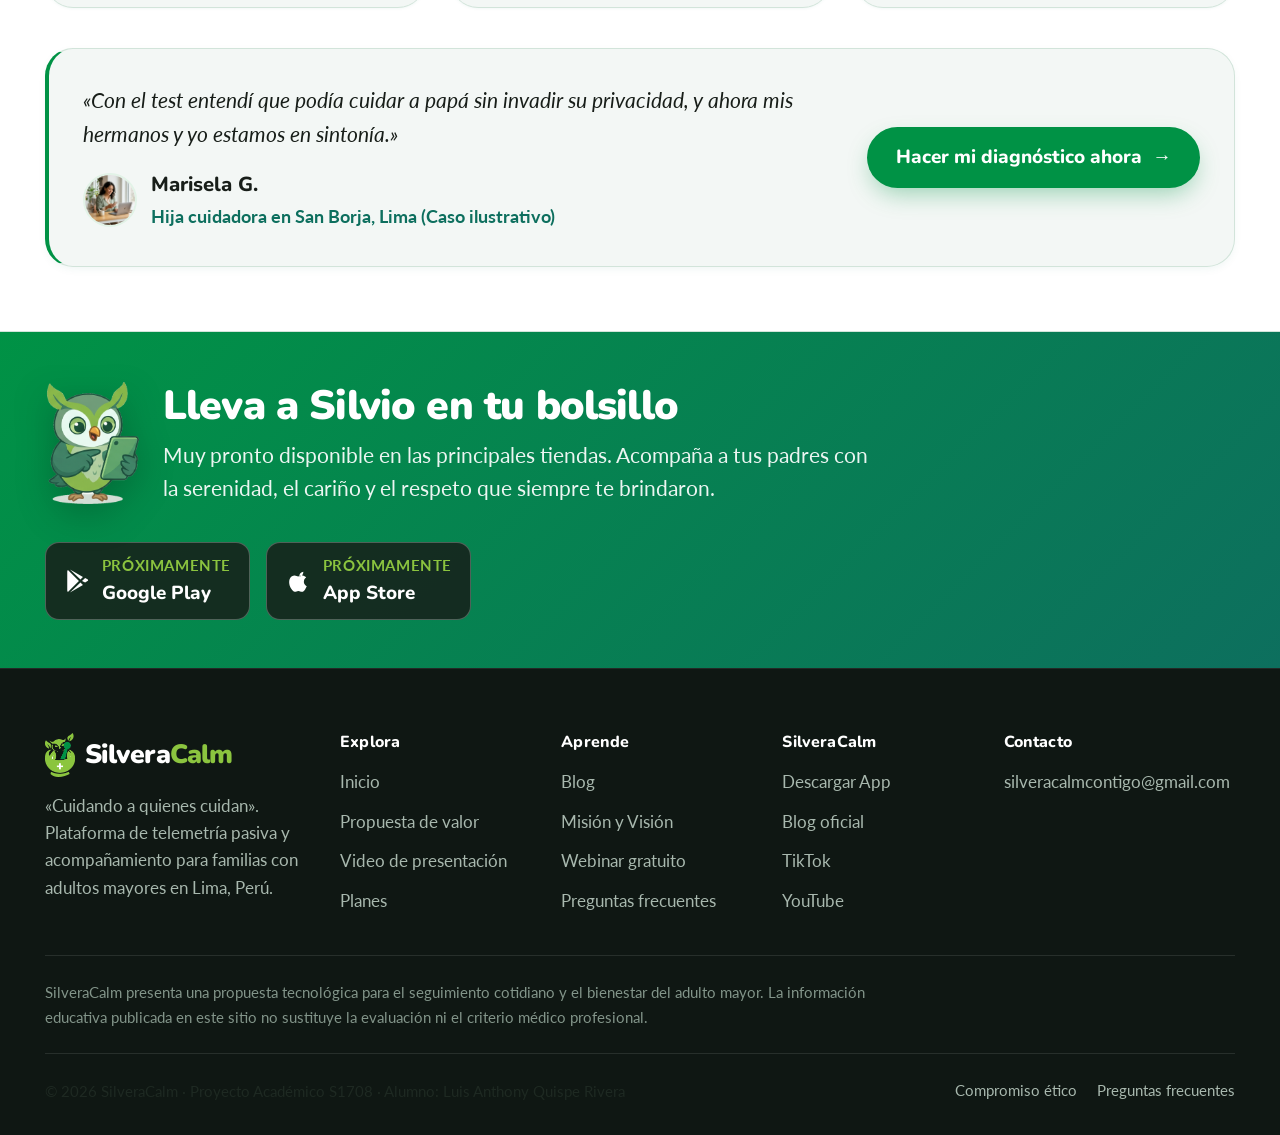
<file: test.html>
<!DOCTYPE html>
<html lang="es">
<head>
  <meta charset="UTF-8" />
  <meta name="viewport" content="width=device-width, initial-scale=1.0" />
  <title>Test de Tranquilidad Familiar | SilveraCalm</title>
  <meta name="description" content="Responde este test gratuito de 2 minutos para hijas e hijos cuidadores en Lima. Descubre el riesgo de omisión médica de tu papá o mamá y recibe recomendaciones personalizadas." />
  <meta name="theme-color" content="#009245" />

  <!-- Dirección oficial de la página -->
  <link rel="canonical" href="https://silveracalm.u20231b869.workers.dev/test.html" />
  <meta name="robots" content="index, follow, max-image-preview:large" />

  <!-- Vista previa al compartir (Open Graph & Twitter Cards) -->
  <meta property="og:title" content="Test de Tranquilidad Familiar | SilveraCalm" />
  <meta property="og:description" content="Diagnóstico gratuito en 2 minutos para acompañar la medicación de tu papá o mamá con serenidad y respeto." />
  <meta property="og:type" content="website" />
  <meta property="og:url" content="https://silveracalm.u20231b869.workers.dev/test.html" />
  <meta property="og:site_name" content="SilveraCalm" />
  <meta property="og:locale" content="es_PE" />
  <meta property="og:image" content="https://silveracalm.u20231b869.workers.dev/assets/img/logo-silveracalm.png" />
  <meta name="twitter:card" content="summary" />

  <link rel="icon" type="image/png" href="assets/img/favicon.png" />

  <!-- Tipografías oficiales: Nunito (titulares, botones y destacados) + Lato (cuerpo y lectura) -->
  <link rel="preconnect" href="https://fonts.googleapis.com" />
  <link rel="preconnect" href="https://fonts.gstatic.com" crossorigin />
  <link href="https://fonts.googleapis.com/css2?family=Lato:ital,wght@0,400;0,500;0,700;1,400&family=Nunito:wght@600;700;800;900&display=swap" rel="stylesheet" />

  <!-- Hojas de estilo del sistema de diseño -->
  <link rel="stylesheet" href="assets/css/styles.css" />
  <link rel="stylesheet" href="assets/css/chat.css" />
  <link rel="stylesheet" href="assets/css/test.css" />
</head>
<body class="page-test">

  <a class="skip-link" href="#contenido">Saltar al contenido</a>

  <!-- ================= HEADER ================= -->
  <header class="site-header" id="top">
    <div class="top-bar">
      <div class="container top-bar-inner">
        <span class="top-bar-note">Cuidado y tranquilidad para tu familia</span>
        <div class="top-bar-social" aria-label="Redes sociales de SilveraCalm">
          <span class="top-bar-label">Síguenos:</span>
          <a href="https://www.tiktok.com/@silveracalmcontigo1" class="social-pill-link" target="_blank" rel="noopener noreferrer" aria-label="TikTok de SilveraCalm">
            <svg width="13" height="13" viewBox="0 0 24 24" fill="currentColor" aria-hidden="true"><path d="M19.59 6.69a4.83 4.83 0 0 1-3.77-4.25V2h-3.45v13.67a2.89 2.89 0 0 1-2.88 2.5 2.89 2.89 0 0 1-2.89-2.89 2.89 2.89 0 0 1 2.89-2.89c.28 0 .54.04.79.1v-3.5a6.37 6.37 0 0 0-.79-.05A6.34 6.34 0 0 0 3.15 15a6.34 6.34 0 0 0 6.34 6.34 6.34 6.34 0 0 0 6.34-6.34V8.87a8.16 8.16 0 0 0 4.76 1.52v-3.4a4.85 4.85 0 0 1-1-.3z"/></svg>
            <span>TikTok</span>
          </a>
          <a href="https://www.youtube.com/@SilveraCalmContigo" class="social-pill-link" target="_blank" rel="noopener noreferrer" aria-label="YouTube de SilveraCalm">
            <svg width="14" height="14" viewBox="0 0 24 24" fill="currentColor" aria-hidden="true"><path d="M23.5 6.19a3.02 3.02 0 0 0-2.12-2.14C19.5 3.5 12 3.5 12 3.5s-7.5 0-9.38.55A3.02 3.02 0 0 0 .5 6.19 31.6 31.6 0 0 0 0 12a31.6 31.6 0 0 0 .5 5.81 3.02 3.02 0 0 0 2.12 2.14c1.88.55 9.38.55 9.38.55s7.5 0 9.38-.55a3.02 3.02 0 0 0 2.12-2.14A31.6 31.6 0 0 0 24 12a31.6 31.6 0 0 0-.5-5.81zM9.75 15.02V8.98L15.5 12l-5.75 3.02z"/></svg>
            <span>YouTube</span>
          </a>
        </div>
      </div>
    </div>
    <div class="container header-inner">
      <a href="index.html" class="brand" aria-label="SilveraCalm, volver al inicio">
        <img src="assets/img/logo-silveracalm.png" alt="" class="brand-logo" width="40" height="58" />
        <span class="brand-text">
          <span class="brand-name">SilveraCalm</span>
          <span class="brand-tagline">Cuidando a quienes cuidan</span>
        </span>
      </a>

      <nav class="nav-desktop" aria-label="Principal">
        <a href="index.html">Inicio</a>
        <a href="test.html" class="nav-link-featured nav-link-active" aria-current="page" data-test-cta>Test de Tranquilidad Familiar <span class="nav-badge-free">Gratis</span></a>
        <a href="blog.html">Blog</a>
        <a href="webinar.html">Webinar</a>
        <a href="planes.html">Planes</a>
      </nav>

      <div class="header-actions">
        <a href="#" class="btn btn-primary btn-header-download is-primary hide-mobile" data-download-cta>
          <svg class="download-icon" width="16" height="16" viewBox="0 0 24 24" fill="none" stroke="currentColor" stroke-width="2.2" stroke-linecap="round" stroke-linejoin="round" aria-hidden="true"><path d="M21 15v4a2 2 0 0 1-2 2H5a2 2 0 0 1-2-2v-4"/><polyline points="7 10 12 15 17 10"/><line x1="12" y1="15" x2="12" y2="3"/></svg>
          <span>Descargar App</span>
        </a>
        <button type="button" class="menu-toggle" id="menuToggle" aria-label="Abrir menú" aria-expanded="false" aria-controls="mobileMenu">
          <svg class="icon-open" width="24" height="24" viewBox="0 0 24 24" fill="none" stroke="currentColor" stroke-width="2" stroke-linecap="round"><path d="M4 6h16M4 12h16M4 18h16"/></svg>
          <svg class="icon-close" width="24" height="24" viewBox="0 0 24 24" fill="none" stroke="currentColor" stroke-width="2" stroke-linecap="round"><path d="M6 18L18 6M6 6l12 12"/></svg>
        </button>
      </div>
    </div>

    <nav class="nav-mobile" id="mobileMenu" aria-label="Menú móvil" hidden>
      <a href="index.html">Inicio</a>
      <a href="test.html" class="nav-link-featured nav-link-active" aria-current="page" data-test-cta>Test de Tranquilidad Familiar <span class="nav-badge-free">Gratis</span></a>
      <a href="blog.html">Blog</a>
      <a href="webinar.html">Webinar</a>
      <a href="planes.html">Planes</a>
      <div class="nav-mobile-actions">
        <a href="#" class="btn btn-primary btn-block btn-header-download is-primary" data-download-cta>
          <svg class="download-icon" width="16" height="16" viewBox="0 0 24 24" fill="none" stroke="currentColor" stroke-width="2.2" stroke-linecap="round" stroke-linejoin="round" aria-hidden="true"><path d="M21 15v4a2 2 0 0 1-2 2H5a2 2 0 0 1-2-2v-4"/><polyline points="7 10 12 15 17 10"/><line x1="12" y1="15" x2="12" y2="3"/></svg>
          <span>Descargar App</span>
        </a>
      </div>
    </nav>
  </header>

  <main id="contenido" class="test-main">
    <div id="testLiveRegion" class="sr-only" aria-live="polite"></div>

    <!-- ================= PANTALLA 1: PORTADA ================= -->
    <section class="test-screen test-screen--intro" id="screenIntro" aria-labelledby="titleIntro">
      <!-- Banda 1: Hero orgánico alineado a Inicio, Blog, Webinar y Planes -->
      <div class="test-hero-band">
        <div class="hero-blobs-layer" aria-hidden="true">
          <div class="hero-blob hero-blob--salvia"></div>
          <div class="hero-blob hero-blob--lavanda"></div>
        </div>

        <div class="container">
          <div class="test-hero-grid">
            <div class="test-hero-copy">
              <span class="badge badge-secondary test-hero-badge">
                <span class="badge-pulse-dot" aria-hidden="true"></span>
                Test gratuito de 2 minutos
              </span>

              <h1 id="titleIntro" tabindex="-1">
                Cuidar a quien te cuidó <span class="text-primary-soft">no tiene por qué costar tu paz mental</span> ni su dignidad
              </h1>

              <p class="test-hero-lead">
                Responde 10 preguntas breves y recibe un diagnóstico claro del riesgo de omisión médica de tu papá o mamá, con recomendaciones prácticas según su rutina diaria y tu jornada laboral.
              </p>

              <form class="test-email-card" id="testEmailForm" novalidate>
                <label for="testEmailInput" class="test-email-label">Ingresa tu correo para guardar y ver tu diagnóstico</label>
                <div class="test-email-row">
                  <input
                    type="email"
                    id="testEmailInput"
                    name="email"
                    class="test-email-input"
                    placeholder="tu.correo@ejemplo.com"
                    autocomplete="email"
                    inputmode="email"
                    required
                    aria-describedby="testEmailError"
                  />
                  <button type="submit" class="btn btn-primary test-start-btn" id="startTestBtn">
                    <span>Comenzar test gratuito</span>
                    <span class="btn-arrow" aria-hidden="true">→</span>
                  </button>
                </div>
                <p id="testEmailError" class="test-email-error" role="alert" aria-live="polite" hidden></p>
              </form>

              <ul class="trust-pills test-trust-pills" aria-label="Garantías del test">
                <li>
                  <svg width="16" height="16" viewBox="0 0 24 24" fill="none" stroke="currentColor" stroke-width="2" stroke-linecap="round" stroke-linejoin="round" aria-hidden="true"><rect x="3" y="11" width="18" height="11" rx="2"/><path d="M7 11V7a5 5 0 0 1 10 0v4"/></svg>
                  <span>100% confidencial</span>
                </li>
                <li>
                  <svg width="16" height="16" viewBox="0 0 24 24" fill="none" stroke="currentColor" stroke-width="2" stroke-linecap="round" stroke-linejoin="round" aria-hidden="true"><circle cx="12" cy="12" r="10"/><polyline points="12 6 12 12 16 14"/></svg>
                  <span>Solo 2 minutos</span>
                </li>
                <li>
                  <svg width="16" height="16" viewBox="0 0 24 24" fill="none" stroke="currentColor" stroke-width="2" stroke-linecap="round" stroke-linejoin="round" aria-hidden="true"><polyline points="20 6 9 17 4 12"/></svg>
                  <span>Recomendaciones a tu medida</span>
                </li>
              </ul>
            </div>

            <div class="test-hero-visual">
              <figure class="test-photo-card">
                <div class="test-media-frame test-photo-frame">
                  <img
                    src="assets/img/scenes/vinculo-familiar-sereno.jpg"
                    alt="Joaquín conversando serenamente con su papá Carlos en casa"
                    width="560"
                    height="420"
                    data-fallback-img
                  />
                  <span class="hero-live-badge">
                    <span class="badge-pulse-dot" aria-hidden="true"></span>
                    Acompañamiento sin cámaras
                  </span>
                </div>
                <figcaption class="test-photo-caption">
                  <strong>Joaquín y su papá Carlos (75 años)</strong>
                  <span>Vínculo cercano y autonomía diaria en San Borja, Lima</span>
                </figcaption>
              </figure>

              <aside class="sc-mascot-callout test-intro-callout" aria-label="Consejo de Silvio">
                <div class="test-media-frame test-media-frame--clear test-callout-silvio">
                  <img
                    src="assets/img/silvio/silvio-saludo.png"
                    alt="Silvio, mascota de SilveraCalm saludando"
                    class="sc-mascot-callout-img"
                    width="88"
                    height="77"
                    data-fallback-img
                  />
                </div>
                <div class="sc-mascot-callout-bubble">
                  <strong>Consejo de Silvio</strong>
                  <p>Sin alarmas frías ni llamadas que incomoden: una confirmación silenciosa basta para trabajar tranquila.</p>
                </div>
              </aside>
            </div>
          </div>
        </div>
      </div>

      <!-- Banda 2: Sección blanca editorial con ritmo uniforme -->
      <div class="section section-white test-intro-details">
        <div class="container">
          <header class="section-head" data-reveal>
            <span class="eyebrow">Resultados al instante</span>
            <h2 id="receiveHeading">¿Qué recibirás gratis al completar el test?</h2>
            <p>En menos de dos minutos obtienes una lectura clara de la rutina médica de tu familiar y tres pasos concretos para cuidarlo sin agotarte.</p>
          </header>

          <div class="test-receive-grid" data-reveal>
            <article class="test-receive-card">
              <div class="test-receive-icon" aria-hidden="true">
                <svg width="28" height="28" viewBox="0 0 24 24" fill="none" stroke="currentColor" stroke-width="2.1" stroke-linecap="round" stroke-linejoin="round">
                  <path d="M22 12h-4l-3 9L9 3l-3 9H2"/>
                </svg>
              </div>
              <h3>Tu Score de Tranquilidad</h3>
              <p>Una escala clara de 0 a 100 que mide el equilibrio actual entre la rutina de tu papá y tu jornada laboral.</p>
            </article>

            <article class="test-receive-card">
              <div class="test-receive-icon" aria-hidden="true">
                <svg width="28" height="28" viewBox="0 0 24 24" fill="none" stroke="currentColor" stroke-width="2.1" stroke-linecap="round" stroke-linejoin="round">
                  <path d="M12 22s8-4 8-10V5l-8-3-8 3v7c0 6 8 10 8 10z"/>
                  <path d="m9 12 2 2 4-4"/>
                </svg>
              </div>
              <h3>Riesgo de Omisión Médica</h3>
              <p>Detecta si existen horarios vulnerables, exceso de recetas o falta de respaldo familiar en las tomas diarias.</p>
            </article>

            <article class="test-receive-card">
              <div class="test-receive-icon" aria-hidden="true">
                <svg width="28" height="28" viewBox="0 0 24 24" fill="none" stroke="currentColor" stroke-width="2.1" stroke-linecap="round" stroke-linejoin="round">
                  <path d="M14 2H6a2 2 0 0 0-2 2v16a2 2 0 0 0 2 2h12a2 2 0 0 0 2-2V8z"/>
                  <polyline points="14 2 14 8 20 8"/>
                  <line x1="16" y1="13" x2="8" y2="13"/>
                  <line x1="16" y1="17" x2="8" y2="17"/>
                </svg>
              </div>
              <h3>Guía de Cuidado sin Estrés</h3>
              <p>Tres recomendaciones priorizadas según tus respuestas para recuperar llamadas de cariño sin supervisión invasiva.</p>
            </article>
          </div>

          <aside class="test-testimonial-card" aria-label="Testimonio ilustrativo" data-reveal>
            <div class="test-testimonial-content">
              <blockquote class="test-testimonial-quote">
                «Con el test entendí que podía cuidar a papá sin invadir su privacidad, y ahora mis hermanos y yo estamos en sintonía.»
              </blockquote>
              <div class="test-testimonial-author">
                <img
                  src="assets/img/scenes/cuidador-tranquilidad-laboral.jpg"
                  alt="Hija cuidadora tranquila durante su jornada laboral"
                  width="54"
                  height="54"
                  loading="lazy"
                />
                <div>
                  <span class="author-name-tag">Marisela G.</span>
                  <span class="author-badge-tag">Hija cuidadora en San Borja, Lima (Caso ilustrativo)</span>
                </div>
              </div>
            </div>
            <div class="test-testimonial-cta">
              <a href="#testEmailForm" class="btn btn-primary">
                <span>Hacer mi diagnóstico ahora</span>
                <span class="btn-arrow" aria-hidden="true">→</span>
              </a>
            </div>
          </aside>
        </div>
      </div>

      <!-- Banda 3: Cierre uniforme con App CTA -->
      <div class="section-app-cta">
        <div class="container app-cta-inner">
          <div class="app-cta-brand-group">
            <div class="test-media-frame test-media-frame--clear test-app-cta-media">
              <img
                src="assets/img/silvio/silvio-app.png"
                alt="Silvio sosteniendo el celular de SilveraCalm"
                class="app-cta-silvio"
                width="104"
                height="137"
                loading="lazy"
                data-fallback-img
              />
            </div>
            <div class="app-cta-copy">
              <h2>Lleva a Silvio en tu bolsillo</h2>
              <p>Muy pronto disponible en las principales tiendas. Acompaña a tus padres con la serenidad, el cariño y el respeto que siempre te brindaron.</p>
            </div>
          </div>

          <div class="store-buttons-group">
            <a href="#" class="store-badge-card" aria-label="Descargar en Google Play (Próximamente)" data-download-cta>
              <svg class="store-badge-icon" viewBox="0 0 24 24" fill="currentColor" aria-hidden="true">
                <path d="M3.609 1.814L13.792 12 3.61 22.186a1.99 1.99 0 0 1-.61-1.424V3.238c0-.55.228-1.05.609-1.424zM15.207 13.414l2.298 2.298-12.01 6.934 9.712-9.232zM15.207 10.586L5.495 1.354 17.505 8.288l-2.298 2.298zM16.621 12l2.88-2.88 2.195 1.267c.792.457.792 1.201 0 1.658l-2.195 1.267L16.621 12z"/>
              </svg>
              <div class="store-badge-texts">
                <span class="store-badge-status">Próximamente</span>
                <span class="store-badge-platform">Google Play</span>
              </div>
            </a>

            <a href="#" class="store-badge-card" aria-label="Descargar en App Store (Próximamente)" data-download-cta>
              <svg class="store-badge-icon" viewBox="0 0 24 24" fill="currentColor" aria-hidden="true">
                <path d="M18.71 19.5c-.83 1.24-1.71 2.45-3.05 2.47-1.34.03-1.77-.79-3.29-.79-1.53 0-2 .77-3.27.82-1.31.05-2.3-1.32-3.14-2.53C4.25 17 2.94 12.45 4.7 9.39c.87-1.52 2.43-2.48 4.12-2.51 1.28-.02 2.5.87 3.29.87.78 0 2.26-1.07 3.81-.91.65.03 2.47.26 3.64 1.98-.09.06-2.17 1.28-2.15 3.81.03 3.02 2.65 4.03 2.68 4.04-.03.07-.42 1.44-1.38 2.83M15.97 6.37c.62-.75 1.04-1.8 0.93-2.85-.9.04-2 .6-2.65 1.35-.56.64-1.06 1.69-.92 2.71 1.01.08 2.02-.46 2.64-1.21z"/>
              </svg>
              <div class="store-badge-texts">
                <span class="store-badge-status">Próximamente</span>
                <span class="store-badge-platform">App Store</span>
              </div>
            </a>
          </div>
        </div>
      </div>
    </section>

    <!-- ================= PANTALLA 2: PREGUNTAS ================= -->
    <section class="test-screen test-screen--quiz" id="screenQuiz" aria-labelledby="titleQuiz" hidden>
      <div class="hero-blobs-layer" aria-hidden="true">
        <div class="hero-blob hero-blob--salvia"></div>
        <div class="hero-blob hero-blob--lavanda"></div>
      </div>

      <div class="container test-quiz-container">
        <div class="test-quiz-topbar">
          <button type="button" class="btn btn-ghost btn-sm test-back-btn" id="quizBackBtn">
            <span aria-hidden="true">←</span>
            <span>Atrás</span>
          </button>

          <div class="test-progress-wrap">
            <span class="test-progress-text" id="quizProgressText" aria-live="polite">Pregunta 1 de 10</span>
            <div
              class="test-progress-track"
              id="quizProgressBar"
              role="progressbar"
              aria-valuemin="1"
              aria-valuemax="10"
              aria-valuenow="1"
              aria-label="Progreso del test"
            >
              <div class="test-progress-fill" id="quizProgressFill"></div>
            </div>
          </div>
        </div>

        <div class="test-quiz-layout">
          <div class="test-quiz-main">
            <h2 id="titleQuiz" class="test-question-title" tabindex="-1">Pregunta</h2>

            <fieldset class="test-options-fieldset">
              <legend class="sr-only" id="quizLegend">Opciones de respuesta</legend>
              <div class="test-options-list" id="quizOptions" role="radiogroup" aria-labelledby="titleQuiz"></div>
            </fieldset>

            <p class="test-keyboard-hint">
              Atajos: teclas <kbd>1</kbd>–<kbd>4</kbd> eligen una opción · <kbd>Enter</kbd> avanza · <kbd>Esc</kbd> vuelve atrás
            </p>
          </div>

          <aside class="test-silvio-companion" aria-label="Tip de Silvio para esta pregunta">
            <div class="test-silvio-bubble" aria-live="polite">
              <span class="test-silvio-bubble-label">Consejo de Silvio</span>
              <p id="silvioTipText"></p>
            </div>
            <div class="test-media-frame test-media-frame--clear test-silvio-guide-media">
              <img
                src="assets/img/silvio/silvio-guia.png"
                alt="Silvio con su guía abierta acompañándote en esta pregunta"
                width="144"
                height="175"
                data-fallback-img
              />
            </div>
          </aside>
        </div>
      </div>
    </section>

    <!-- ================= PANTALLA 3: CÁLCULO ================= -->
    <section class="test-screen test-screen--calc" id="screenCalc" aria-labelledby="titleCalc" hidden>
      <div class="hero-blobs-layer" aria-hidden="true">
        <div class="hero-blob hero-blob--salvia"></div>
        <div class="hero-blob hero-blob--lavanda"></div>
      </div>

      <div class="container">
        <div class="test-calc-card" role="status" aria-live="polite">
          <div class="test-media-frame test-media-frame--clear test-calc-silvio-wrap">
            <img
              src="assets/img/silvio/silvio-corazon.png"
              alt="Silvio abrazando un corazón verde mientras prepara tu diagnóstico"
              class="test-calc-silvio-img"
              width="130"
              height="159"
              data-fallback-img
            />
          </div>
          <h2 id="titleCalc" tabindex="-1">Silvio está preparando tu diagnóstico…</h2>
          <p class="test-calc-subtitle">Estamos evaluando la rutina de medicación de tu familiar y tu carga de cuidado para darte recomendaciones útiles.</p>
          <div class="test-calc-dots" aria-hidden="true">
            <span></span><span></span><span></span>
          </div>
        </div>
      </div>
    </section>

    <!-- ================= PANTALLA 4: RESULTADOS ================= -->
    <section class="test-screen test-screen--results" id="screenResults" aria-labelledby="titleResults" hidden>
      <div class="test-results-hero">
        <div class="hero-blobs-layer" aria-hidden="true">
          <div class="hero-blob hero-blob--salvia"></div>
          <div class="hero-blob hero-blob--lavanda"></div>
        </div>

        <div class="container">
          <header class="section-head test-results-header">
            <span class="eyebrow">Tu diagnóstico personalizado</span>
            <h2 id="titleResults" tabindex="-1">Resultado de Tranquilidad Familiar</h2>
            <p class="test-results-email-note" id="resultsEmailNote"></p>
          </header>

          <div class="test-results-summary-grid">
            <article class="test-score-card">
              <div class="test-ring-wrap" aria-hidden="true">
                <svg class="test-score-ring" viewBox="0 0 160 160" width="160" height="160">
                  <circle class="test-ring-bg" cx="80" cy="80" r="66" />
                  <circle class="test-ring-progress" id="scoreRingCircle" cx="80" cy="80" r="66" />
                </svg>
                <div class="test-ring-center">
                  <strong id="scoreNumber">0</strong>
                  <span>de 100</span>
                </div>
              </div>
              <div class="test-score-info">
                <span class="test-score-kicker">Score de Tranquilidad</span>
                <h3 id="scoreLevelLabel" class="test-score-level">—</h3>
                <div class="test-indices-list">
                  <div class="test-index-row">
                    <span class="test-index-name">Riesgo de omisión médica:</span>
                    <span class="test-risk-chip" id="riskChip">—</span>
                  </div>
                  <div class="test-index-row">
                    <span class="test-index-name">Carga del cuidador:</span>
                    <span class="test-load-value" id="caregiverLoadValue">0 / 15</span>
                  </div>
                </div>
              </div>
            </article>

            <aside class="test-silvio-result-card" aria-label="Mensaje empático de Silvio">
              <div class="test-media-frame test-media-frame--clear test-silvio-result-media">
                <img
                  src="assets/img/silvio/silvio-corazon.png"
                  alt="Silvio abrazando un corazón verde con un mensaje de apoyo para ti"
                  width="108"
                  height="132"
                  data-fallback-img
                />
              </div>
              <div class="test-silvio-result-body">
                <span class="test-silvio-advice-tag">Mensaje de Silvio para ti</span>
                <h3 id="silvioResultHeading">—</h3>
                <p id="silvioResultMessage">—</p>
              </div>
            </aside>
          </div>
        </div>
      </div>

      <div class="section section-white test-results-details">
        <div class="container">
          <section class="test-recs-section" aria-labelledby="recsHeading">
            <h3 id="recsHeading" class="test-recs-heading">Tus 3 recomendaciones prioritarias</h3>
            <div class="test-recs-grid" id="resultsRecommendations"></div>
          </section>

          <div class="test-results-actions">
            <a href="#" class="btn btn-primary btn-lg" data-download-cta>
              <svg width="18" height="18" viewBox="0 0 24 24" fill="none" stroke="currentColor" stroke-width="2.2" stroke-linecap="round" stroke-linejoin="round" aria-hidden="true"><path d="M21 15v4a2 2 0 0 1-2 2H5a2 2 0 0 1-2-2v-4"/><polyline points="7 10 12 15 17 10"/><line x1="12" y1="15" x2="12" y2="3"/></svg>
              <span>Descargar Guía: Cuidado sin Estrés</span>
            </a>
            <a href="planes.html" class="btn btn-outline btn-lg">Ver planes</a>
            <button type="button" class="btn btn-ghost btn-lg" id="retryTestBtn">Repetir test</button>
          </div>

          <p class="test-disclaimer">Este test es orientativo y no reemplaza la evaluación médica.</p>
        </div>
      </div>

      <!-- Cierre con silvio-app.png y CTA de la app -->
      <section class="section-app-cta">
        <div class="container app-cta-inner">
          <div class="app-cta-brand-group">
            <div class="test-media-frame test-media-frame--clear test-app-cta-media">
              <img
                src="assets/img/silvio/silvio-app.png"
                alt="Silvio sosteniendo el celular de SilveraCalm"
                class="app-cta-silvio"
                width="104"
                height="137"
                loading="lazy"
                data-fallback-img
              />
            </div>
            <div class="app-cta-copy">
              <h2>Lleva a Silvio en tu bolsillo</h2>
              <p>Muy pronto disponible en las principales tiendas. Acompaña a tus padres con la serenidad, el cariño y el respeto que siempre te brindaron.</p>
            </div>
          </div>

          <div class="store-buttons-group">
            <a href="#" class="store-badge-card" aria-label="Descargar en Google Play (Próximamente)" data-download-cta>
              <svg class="store-badge-icon" viewBox="0 0 24 24" fill="currentColor" aria-hidden="true">
                <path d="M3.609 1.814L13.792 12 3.61 22.186a1.99 1.99 0 0 1-.61-1.424V3.238c0-.55.228-1.05.609-1.424zM15.207 13.414l2.298 2.298-12.01 6.934 9.712-9.232zM15.207 10.586L5.495 1.354 17.505 8.288l-2.298 2.298zM16.621 12l2.88-2.88 2.195 1.267c.792.457.792 1.201 0 1.658l-2.195 1.267L16.621 12z"/>
              </svg>
              <div class="store-badge-texts">
                <span class="store-badge-status">Próximamente</span>
                <span class="store-badge-platform">Google Play</span>
              </div>
            </a>

            <a href="#" class="store-badge-card" aria-label="Descargar en App Store (Próximamente)" data-download-cta>
              <svg class="store-badge-icon" viewBox="0 0 24 24" fill="currentColor" aria-hidden="true">
                <path d="M18.71 19.5c-.83 1.24-1.71 2.45-3.05 2.47-1.34.03-1.77-.79-3.29-.79-1.53 0-2 .77-3.27.82-1.31.05-2.3-1.32-3.14-2.53C4.25 17 2.94 12.45 4.7 9.39c.87-1.52 2.43-2.48 4.12-2.51 1.28-.02 2.5.87 3.29.87.78 0 2.26-1.07 3.81-.91.65.03 2.47.26 3.64 1.98-.09.06-2.17 1.28-2.15 3.81.03 3.02 2.65 4.03 2.68 4.04-.03.07-.42 1.44-1.38 2.83M15.97 6.37c.62-.75 1.04-1.8 0.93-2.85-.9.04-2 .6-2.65 1.35-.56.64-1.06 1.69-.92 2.71 1.01.08 2.02-.46 2.64-1.21z"/>
              </svg>
              <div class="store-badge-texts">
                <span class="store-badge-status">Próximamente</span>
                <span class="store-badge-platform">App Store</span>
              </div>
            </a>
          </div>
        </div>
      </section>
    </section>

  </main>

  <!-- ================= FOOTER ================= -->
  <footer class="site-footer">
    <div class="container">
      <div class="footer-grid">
        <div class="footer-col-brand">
          <a href="index.html" class="footer-brand">
            <img src="assets/img/logo-silveracalm.png" alt="" width="30" height="44" />
            <span class="brand-name">Silvera<span class="brand-name-accent">Calm</span></span>
          </a>
          <p class="footer-desc">«Cuidando a quienes cuidan». Plataforma de telemetría pasiva y acompañamiento para familias con adultos mayores en Lima, Perú.</p>
        </div>

        <div class="footer-col">
          <h3 class="footer-col-title">Explora</h3>
          <ul class="footer-links">
            <li><a href="index.html">Inicio</a></li>
            <li><a href="index.html#propuesta-valor">Propuesta de valor</a></li>
            <li><a href="index.html#video-pitch">Video de presentación</a></li>
            <li><a href="planes.html">Planes</a></li>
          </ul>
        </div>

        <div class="footer-col">
          <h3 class="footer-col-title">Aprende</h3>
          <ul class="footer-links">
            <li><a href="blog.html">Blog</a></li>
            <li><a href="index.html#identidad">Misión y Visión</a></li>
            <li><a href="webinar.html">Webinar gratuito</a></li>
            <li><a href="index.html#faq">Preguntas frecuentes</a></li>
          </ul>
        </div>

        <div class="footer-col">
          <h3 class="footer-col-title">SilveraCalm</h3>
          <ul class="footer-links">
            <li><a href="#" data-download-cta>Descargar App</a></li>
            <li><a href="https://silveracalm.blogspot.com/" target="_blank" rel="noopener noreferrer">Blog oficial</a></li>
            <li><a href="https://www.tiktok.com/@silveracalmcontigo1" target="_blank" rel="noopener noreferrer">TikTok</a></li>
            <li><a href="https://www.youtube.com/@SilveraCalmContigo" target="_blank" rel="noopener noreferrer">YouTube</a></li>
          </ul>
        </div>

        <div class="footer-col">
          <h3 class="footer-col-title">Contacto</h3>
          <ul class="footer-links">
            <li><a href="mailto:silveracalmcontigo@gmail.com" class="footer-link-email">silveracalmcontigo@gmail.com</a></li>
          </ul>
        </div>
      </div>

      <div class="footer-disclaimer">
        <p>SilveraCalm presenta una propuesta tecnológica para el seguimiento cotidiano y el bienestar del adulto mayor. La información educativa publicada en este sitio no sustituye la evaluación ni el criterio médico profesional.</p>
      </div>

      <div class="footer-bottom">
        <p class="footer-legal">&copy; <span id="year">2026</span> SilveraCalm · Proyecto Académico S1708 · Alumno: Luis Anthony Quispe Rivera</p>
        <div class="footer-bottom-links">
          <a href="planes.html">Compromiso ético</a>
          <a href="index.html#faq">Preguntas frecuentes</a>
        </div>
      </div>
    </div>
  </footer>

  <!-- ================= MODAL: TEST (Aviso cuando TEST_URL no está configurada) ================= -->
  <div class="modal" id="testModal" role="dialog" aria-modal="true" aria-labelledby="testModalTitle" hidden>
    <div class="modal-backdrop" data-close></div>
    <div class="modal-panel modal-sm">
      <button type="button" class="modal-close" aria-label="Cerrar modal" data-close>✕</button>
      <img src="assets/img/logo-silveracalm.png" alt="" class="modal-logo" width="48" height="70" />
      <h3 id="testModalTitle">El test estará disponible muy pronto</h3>
      <p>Estamos ultimando los detalles del Test de Tranquilidad Familiar. Mientras tanto, te invitamos a explorar las historias y reflexiones en nuestro blog.</p>
      <a href="blog.html" class="btn btn-primary btn-block" data-close>Ir al blog de SilveraCalm</a>
    </div>
  </div>

  <!-- ================= MODAL: DESCARGA DE APP (Próximamente) ================= -->
  <div class="modal" id="downloadModal" role="dialog" aria-modal="true" aria-labelledby="downloadModalTitle" hidden>
    <div class="modal-backdrop" data-close></div>
    <div class="modal-panel modal-sm">
      <button type="button" class="modal-close" aria-label="Cerrar modal" data-close>✕</button>
      <img src="assets/img/logo-silveracalm.png" alt="" class="modal-logo" width="48" height="70" />
      <h3 id="downloadModalTitle">La app de SilveraCalm llegará muy pronto</h3>
      <p>Estamos preparando el lanzamiento para Android e iOS. Mientras tanto, puedes reservar tu lugar en el webinar gratuito o hacer el test de tranquilidad.</p>
      <a href="webinar.html" class="btn btn-primary btn-block" data-close>Ir al webinar gratuito</a>
    </div>
  </div>

  <!-- Scripts -->
  <script src="assets/js/config.js" defer></script>
  <script src="assets/js/main.js" defer></script>
  <script src="assets/js/chat.js" defer></script>
  <script src="assets/js/test.js" defer></script>
</body>
</html>
</file>
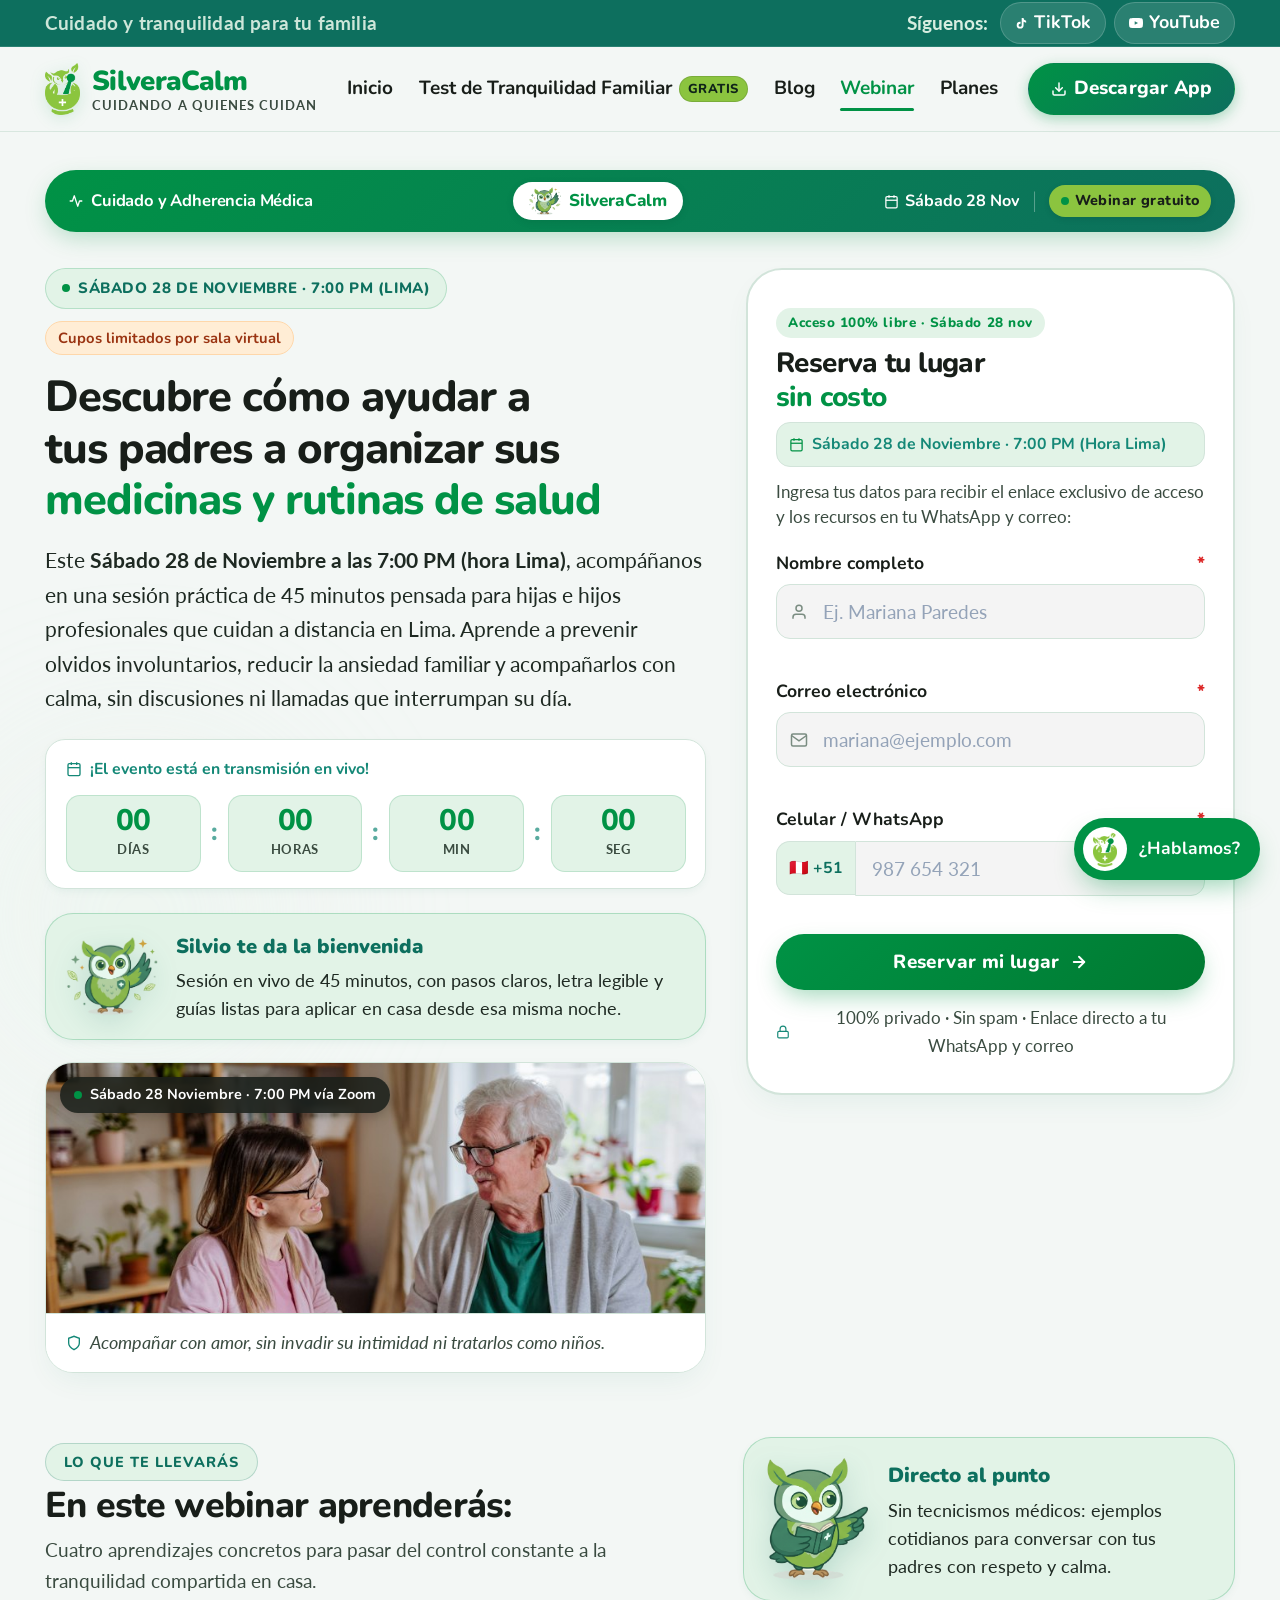
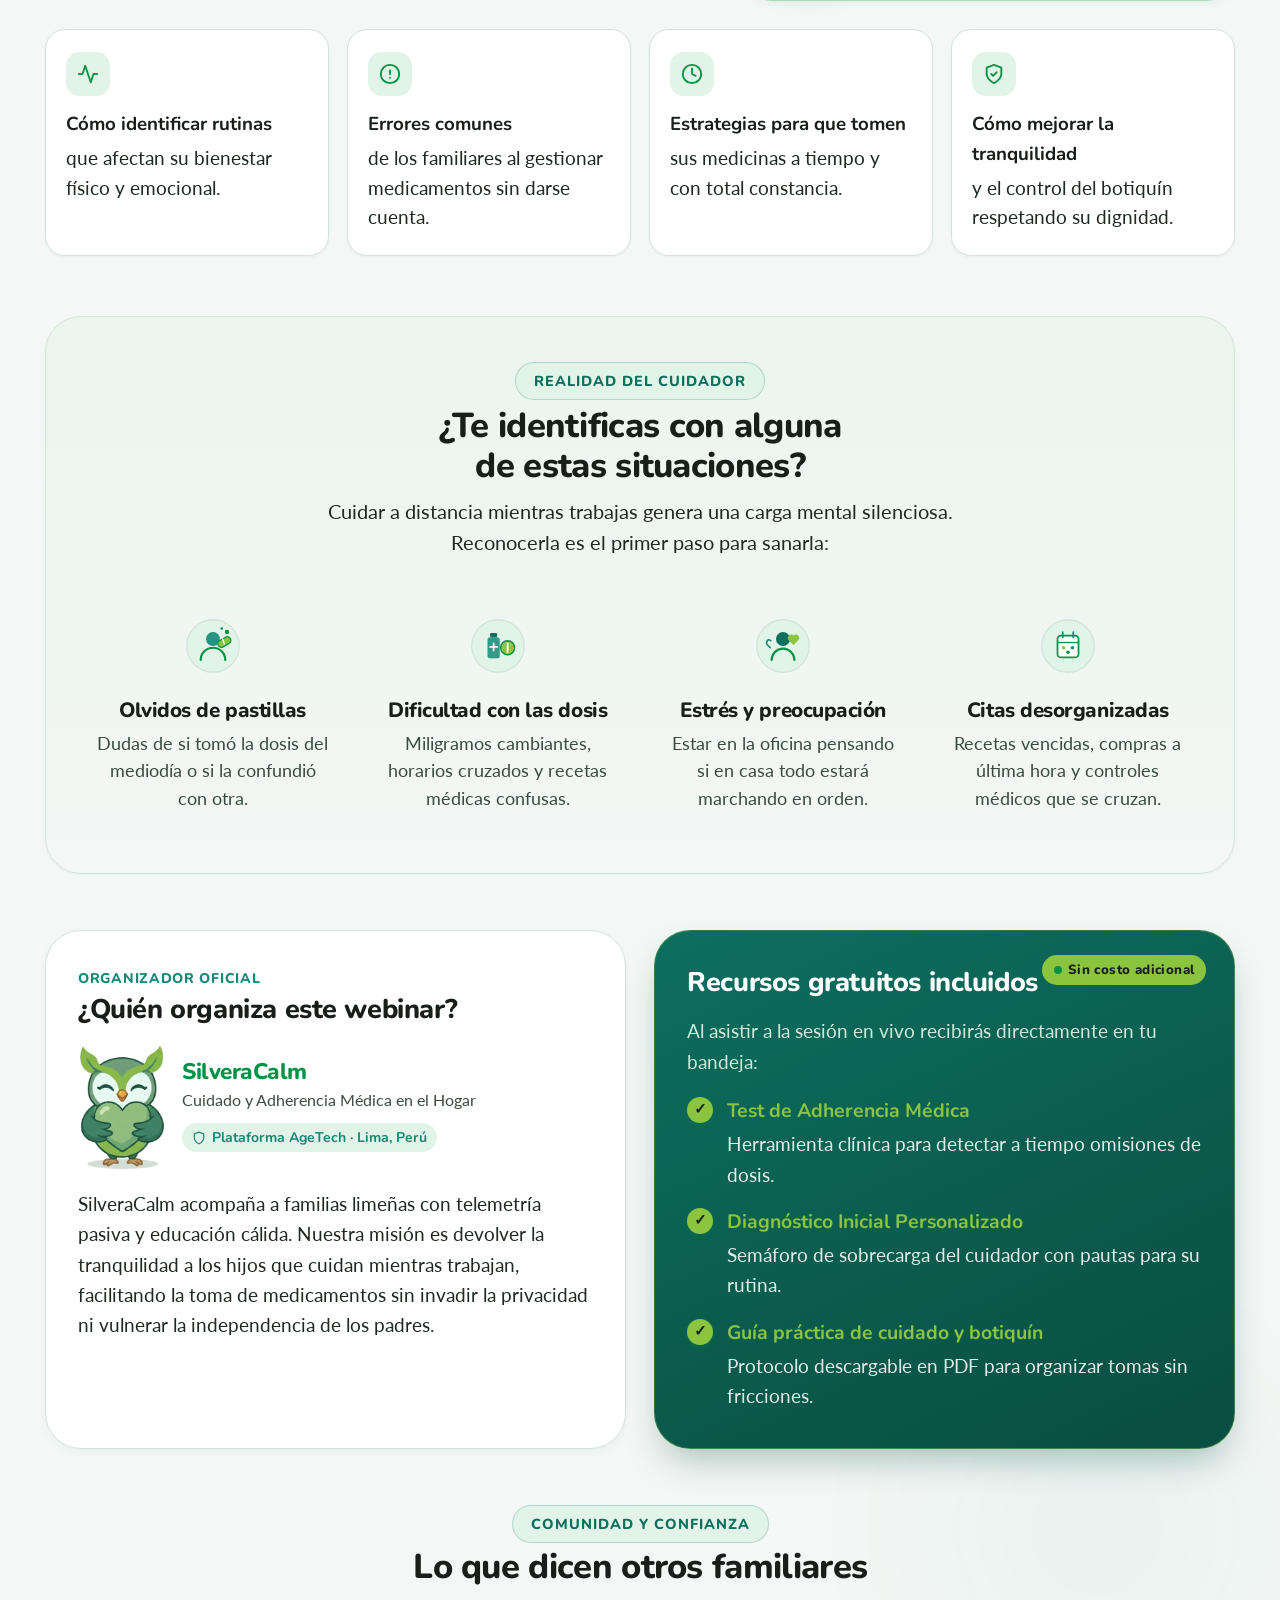
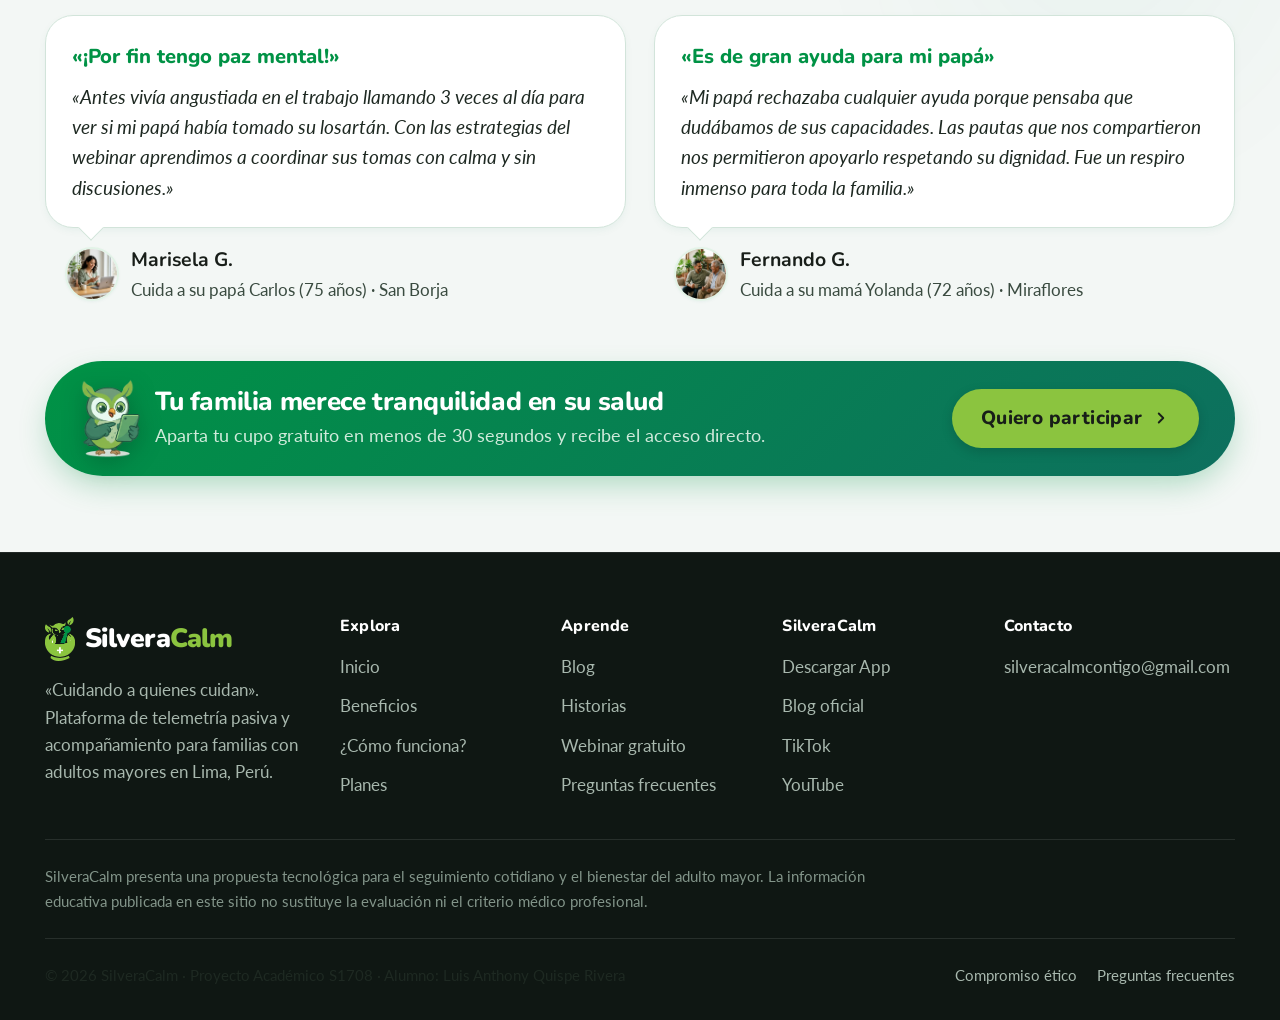
<file: webinar.html>
<!DOCTYPE html>
<html lang="es">
<head>
  <meta charset="UTF-8" />
  <meta name="viewport" content="width=device-width, initial-scale=1.0" />
  <title>Webinar Gratuito: Cuidado y Adherencia Médica | SilveraCalm</title>
  <meta name="description" content="Inscríbete gratis al taller online del Sábado 28 de Noviembre (7:00 PM Lima). Descubre cómo ayudar a tus padres a organizar sus medicinas y rutinas con tranquilidad." />
  <meta name="theme-color" content="#009245" />

  <!-- Dirección oficial -->
  <link rel="canonical" href="https://silveracalm.u20231b869.workers.dev/webinar.html" />
  <meta name="robots" content="index, follow, max-image-preview:large" />

  <!-- Open Graph & Twitter Cards -->
  <meta property="og:title" content="Webinar Gratuito: Cuidado y Adherencia Médica en Adultos Mayores" />
  <meta property="og:description" content="Sábado 28 de Noviembre · 7:00 PM. Aprende a acompañar el tratamiento médico de tus padres con serenidad, cero discusiones y respeto a su autonomía." />
  <meta property="og:type" content="website" />
  <meta property="og:url" content="https://silveracalm.u20231b869.workers.dev/webinar.html" />
  <meta property="og:site_name" content="SilveraCalm" />
  <meta property="og:locale" content="es_PE" />
  <meta property="og:image" content="https://silveracalm.u20231b869.workers.dev/assets/img/webinar-familia.jpg" />
  <meta name="twitter:card" content="summary_large_image" />

  <!-- Datos estructurados: Schema.org Event -->
  <script type="application/ld+json">
  {
    "@context": "https://schema.org",
    "@type": "Event",
    "name": "Webinar Gratuito: Cuidado y Adherencia Médica en Adultos Mayores",
    "description": "Descubre cómo ayudar a tus padres a organizar sus medicinas y rutinas de salud con tranquilidad, sin discusiones y respetando su autonomía.",
    "startDate": "2026-11-28T19:00:00-05:00",
    "endDate": "2026-11-28T19:45:00-05:00",
    "eventStatus": "https://schema.org/EventScheduled",
    "eventAttendanceMode": "https://schema.org/OnlineEventAttendanceMode",
    "location": {
      "@type": "VirtualLocation",
      "url": "https://silveracalm.u20231b869.workers.dev/webinar.html"
    },
    "organizer": {
      "@type": "Organization",
      "name": "SilveraCalm",
      "url": "https://silveracalm.u20231b869.workers.dev/"
    },
    "offers": {
      "@type": "Offer",
      "price": "0",
      "priceCurrency": "PEN",
      "availability": "https://schema.org/InStock",
      "url": "https://silveracalm.u20231b869.workers.dev/webinar.html"
    }
  }
  </script>

  <link rel="icon" type="image/png" href="assets/img/favicon.png" />

  <!-- Tipografías oficiales: Nunito + Lato -->
  <link rel="preconnect" href="https://fonts.googleapis.com" />
  <link rel="preconnect" href="https://fonts.gstatic.com" crossorigin />
  <link href="https://fonts.googleapis.com/css2?family=Lato:ital,wght@0,400;0,500;0,700;1,400&family=Nunito:wght@600;700;800;900&display=swap" rel="stylesheet" />

  <!-- Estilos del Sistema de Diseño -->
  <link rel="stylesheet" href="assets/css/styles.css" />
  <link rel="stylesheet" href="assets/css/chat.css" />
</head>
<body class="page-webinar">

  <a class="skip-link" href="#contenido">Saltar al contenido</a>

  <!-- ================= HEADER ================= -->
  <header class="site-header" id="top">
    <div class="top-bar">
      <div class="container top-bar-inner">
        <span class="top-bar-note">Cuidado y tranquilidad para tu familia</span>
        <div class="top-bar-social" aria-label="Redes sociales de SilveraCalm">
          <span class="top-bar-label">Síguenos:</span>
          <a href="https://www.tiktok.com/@silveracalmcontigo1" class="social-pill-link" target="_blank" rel="noopener noreferrer" aria-label="TikTok de SilveraCalm">
            <svg width="13" height="13" viewBox="0 0 24 24" fill="currentColor" aria-hidden="true"><path d="M19.59 6.69a4.83 4.83 0 0 1-3.77-4.25V2h-3.45v13.67a2.89 2.89 0 0 1-2.88 2.5 2.89 2.89 0 0 1-2.89-2.89 2.89 2.89 0 0 1 2.89-2.89c.28 0 .54.04.79.1v-3.5a6.37 6.37 0 0 0-.79-.05A6.34 6.34 0 0 0 3.15 15a6.34 6.34 0 0 0 6.34 6.34 6.34 6.34 0 0 0 6.34-6.34V8.87a8.16 8.16 0 0 0 4.76 1.52v-3.4a4.85 4.85 0 0 1-1-.3z"/></svg>
            <span>TikTok</span>
          </a>
          <a href="https://www.youtube.com/@SilveraCalmContigo" class="social-pill-link" target="_blank" rel="noopener noreferrer" aria-label="YouTube de SilveraCalm">
            <svg width="14" height="14" viewBox="0 0 24 24" fill="currentColor" aria-hidden="true"><path d="M23.5 6.19a3.02 3.02 0 0 0-2.12-2.14C19.5 3.5 12 3.5 12 3.5s-7.5 0-9.38.55A3.02 3.02 0 0 0 .5 6.19 31.6 31.6 0 0 0 0 12a31.6 31.6 0 0 0 .5 5.81 3.02 3.02 0 0 0 2.12 2.14c1.88.55 9.38.55 9.38.55s7.5 0 9.38-.55a3.02 3.02 0 0 0 2.12-2.14A31.6 31.6 0 0 0 24 12a31.6 31.6 0 0 0-.5-5.81zM9.75 15.02V8.98L15.5 12l-5.75 3.02z"/></svg>
            <span>YouTube</span>
          </a>
        </div>
      </div>
    </div>
    <div class="container header-inner">
      <a href="index.html" class="brand" aria-label="SilveraCalm, volver al inicio">
        <img src="assets/img/logo-silveracalm.png" alt="" class="brand-logo" width="40" height="58" />
        <span class="brand-text">
          <span class="brand-name">SilveraCalm</span>
          <span class="brand-tagline">Cuidando a quienes cuidan</span>
        </span>
      </a>

      <nav class="nav-desktop" aria-label="Principal">
        <a href="index.html">Inicio</a>
        <a href="#" class="nav-link-featured" data-test-cta>Test de Tranquilidad Familiar <span class="nav-badge-free">Gratis</span></a>
        <a href="blog.html">Blog</a>
        <a href="webinar.html" class="nav-link-active" aria-current="page">Webinar</a>
        <a href="planes.html">Planes</a>
      </nav>

      <div class="header-actions">
        <a href="#" class="btn btn-primary btn-header-download is-primary hide-mobile" data-download-cta>
          <svg class="download-icon" width="16" height="16" viewBox="0 0 24 24" fill="none" stroke="currentColor" stroke-width="2.2" stroke-linecap="round" stroke-linejoin="round" aria-hidden="true"><path d="M21 15v4a2 2 0 0 1-2 2H5a2 2 0 0 1-2-2v-4"/><polyline points="7 10 12 15 17 10"/><line x1="12" y1="15" x2="12" y2="3"/></svg>
          <span>Descargar App</span>
        </a>
        <button type="button" class="menu-toggle" id="menuToggle" aria-label="Abrir menú" aria-expanded="false" aria-controls="mobileMenu">
          <svg class="icon-open" width="24" height="24" viewBox="0 0 24 24" fill="none" stroke="currentColor" stroke-width="2" stroke-linecap="round"><path d="M4 6h16M4 12h16M4 18h16"/></svg>
          <svg class="icon-close" width="24" height="24" viewBox="0 0 24 24" fill="none" stroke="currentColor" stroke-width="2" stroke-linecap="round"><path d="M6 18L18 6M6 6l12 12"/></svg>
        </button>
      </div>
    </div>

    <nav class="nav-mobile" id="mobileMenu" aria-label="Menú móvil" hidden>
      <a href="index.html">Inicio</a>
      <a href="#" class="nav-link-featured" data-test-cta>Test de Tranquilidad Familiar <span class="nav-badge-free">Gratis</span></a>
      <a href="blog.html">Blog</a>
      <a href="webinar.html" class="nav-link-active" aria-current="page">Webinar</a>
      <a href="planes.html">Planes</a>
      <div class="nav-mobile-actions">
        <a href="#" class="btn btn-primary btn-block btn-header-download is-primary" data-download-cta>
          <svg class="download-icon" width="16" height="16" viewBox="0 0 24 24" fill="none" stroke="currentColor" stroke-width="2.2" stroke-linecap="round" stroke-linejoin="round" aria-hidden="true"><path d="M21 15v4a2 2 0 0 1-2 2H5a2 2 0 0 1-2-2v-4"/><polyline points="7 10 12 15 17 10"/><line x1="12" y1="15" x2="12" y2="3"/></svg>
          <span>Descargar App</span>
        </a>
      </div>
    </nav>
  </header>

  <main id="contenido">

    <!-- ================= WEBINAR GRATUITO (CUIDADO Y ADHERENCIA MÉDICA) ================= -->
    <section class="section section-webinar" id="webinar" aria-labelledby="webinar-title">
      <!-- Decoración ambiental de resplandor orgánico -->
      <div class="webinar-blobs-layer" aria-hidden="true">
        <div class="webinar-blob webinar-blob--mint"></div>
        <div class="webinar-blob webinar-blob--teal"></div>
      </div>

      <div class="container webinar-container">

        <!-- Top Header Ribbon (Fiel al Flyer Oficial) -->
        <div class="webinar-topbar" data-reveal>
          <div class="webinar-topbar-left">
            <span class="webinar-topic-badge">
              <svg width="14" height="14" viewBox="0 0 24 24" fill="none" stroke="currentColor" stroke-width="2.2" stroke-linecap="round" stroke-linejoin="round" aria-hidden="true"><path d="M22 12h-4l-3 9L9 3l-3 9H2"/></svg>
              Cuidado y Adherencia Médica
            </span>
          </div>

          <div class="webinar-topbar-center">
            <div class="webinar-brand-pill">
              <img src="assets/img/silvio/silvio-saludo.png" alt="Silvio el búho" class="webinar-brand-logo" width="32" height="28" />
              <span class="webinar-brand-text">SilveraCalm</span>
            </div>
          </div>

          <div class="webinar-topbar-right">
            <div class="webinar-date-pill">
              <svg width="15" height="15" viewBox="0 0 24 24" fill="none" stroke="currentColor" stroke-width="2" aria-hidden="true"><rect x="3" y="4" width="18" height="18" rx="2" ry="2"/><line x1="16" y1="2" x2="16" y2="6"/><line x1="8" y1="2" x2="8" y2="6"/><line x1="3" y1="10" x2="21" y2="10"/></svg>
              <span>Sábado 28 Nov</span>
            </div>
            <span class="webinar-topbar-divider" aria-hidden="true">|</span>
            <span class="webinar-free-tag">
              <span class="badge-pulse-dot" aria-hidden="true"></span>
              Webinar gratuito
            </span>
          </div>
        </div>

        <!-- ================= BLOQUE HERO DEL WEBINAR ================= -->
        <div class="webinar-hero-grid">

          <!-- Columna Izquierda: Mensaje + Contador + Fotografía Familiar -->
          <div class="webinar-intro-col" data-reveal>
            <div class="webinar-badge-row">
              <span class="badge badge-secondary">
                <span class="badge-pulse-dot" aria-hidden="true"></span>
                Sábado 28 de Noviembre · 7:00 PM (Lima)
              </span>
              <span class="webinar-urgency-pill">Cupos limitados por sala virtual</span>
            </div>

            <h1 id="webinar-title" class="webinar-headline">
              Descubre cómo ayudar a tus padres a organizar sus <span class="text-highlight-green">medicinas y rutinas de salud</span>
            </h1>

            <p class="webinar-lead">
              Este <strong>Sábado 28 de Noviembre a las 7:00 PM (hora Lima)</strong>, acompáñanos en una sesión práctica de 45 minutos pensada para hijas e hijos profesionales que cuidan a distancia en Lima. Aprende a prevenir olvidos involuntarios, reducir la ansiedad familiar y acompañarlos con calma, sin discusiones ni llamadas que interrumpan su día.
            </p>

            <!-- Contador Regresivo en Vivo -->
            <div class="webinar-countdown-box" id="webinarCountdown" aria-label="Cuenta regresiva del webinar">
              <div class="countdown-heading">
                <svg width="16" height="16" viewBox="0 0 24 24" fill="none" stroke="currentColor" stroke-width="2" aria-hidden="true"><rect x="3" y="4" width="18" height="18" rx="2" ry="2"/><line x1="16" y1="2" x2="16" y2="6"/><line x1="8" y1="2" x2="8" y2="6"/><line x1="3" y1="10" x2="21" y2="10"/></svg>
                <span>Sábado 28 de Noviembre · Cuenta regresiva:</span>
              </div>
              <div class="countdown-units-row" role="timer" aria-live="off">
                <div class="countdown-card">
                  <span class="countdown-value" id="countdownDays">--</span>
                  <span class="countdown-label">Días</span>
                </div>
                <span class="countdown-separator" aria-hidden="true">:</span>
                <div class="countdown-card">
                  <span class="countdown-value" id="countdownHours">--</span>
                  <span class="countdown-label">Horas</span>
                </div>
                <span class="countdown-separator" aria-hidden="true">:</span>
                <div class="countdown-card">
                  <span class="countdown-value" id="countdownMinutes">--</span>
                  <span class="countdown-label">Min</span>
                </div>
                <span class="countdown-separator" aria-hidden="true">:</span>
                <div class="countdown-card">
                  <span class="countdown-value" id="countdownSeconds">--</span>
                  <span class="countdown-label">Seg</span>
                </div>
              </div>
            </div>

            <!-- Compañía de Silvio en el Hero del Webinar -->
            <aside class="webinar-silvio-callout" aria-label="Invitación de Silvio al webinar">
              <img
                src="assets/img/silvio/silvio-saludo.png"
                alt="Silvio, mascota de SilveraCalm saludando"
                class="webinar-silvio-callout-img"
                width="96"
                height="84"
              />
              <div class="webinar-silvio-callout-body">
                <strong>Silvio te da la bienvenida</strong>
                <p>Sesión en vivo de 45 minutos, con pasos claros, letra legible y guías listas para aplicar en casa desde esa misma noche.</p>
              </div>
            </aside>

            <!-- Marco de Fotografía Familiar Emocional y Cálida -->
            <div class="webinar-photo-card">
              <div class="webinar-photo-frame">
                <img
                  src="assets/img/webinar-familia.jpg"
                  alt="Hija adulta y su padre mayor compartiendo un momento cálido de conversación en casa"
                  class="webinar-family-img"
                  width="720" height="420"
                  loading="lazy"
                  onerror="this.src='https://plus.unsplash.com/premium_photo-1681997294838-237215ac3fc8?auto=format&fit=crop&w=900&q=80'" />
                
                <div class="webinar-photo-floating-pill">
                  <span class="badge-pulse-dot" aria-hidden="true"></span>
                  <span>Sábado 28 Noviembre · 7:00 PM vía Zoom</span>
                </div>
              </div>
              <div class="webinar-photo-caption">
                <svg width="16" height="16" viewBox="0 0 24 24" fill="none" stroke="currentColor" stroke-width="2" aria-hidden="true"><path d="M12 22s8-4 8-10V5l-8-3-8 3v7c0 6 8 10 8 10z"/></svg>
                <span>Acompañar con amor, sin invadir su intimidad ni tratarlos como niños.</span>
              </div>
            </div>
          </div>

          <!-- Columna Derecha: Tarjeta de Registro Interactivo -->
          <div class="webinar-form-col" data-reveal data-reveal-delay="1">
            <div class="webinar-form-container" id="webinarFormContainer">
              
              <!-- Estado 1: Formulario de Registro Activo -->
              <div class="webinar-form-body" id="webinarFormState">
                <div class="webinar-form-header">
                  <div class="webinar-badge-free-callout">Acceso 100% libre · Sábado 28 nov</div>
                  <h2 class="webinar-form-title">
                    Reserva tu lugar <br><span class="text-free-accent">sin costo</span>
                  </h2>
                  <div class="webinar-form-date-banner">
                    <svg width="15" height="15" viewBox="0 0 24 24" fill="none" stroke="currentColor" stroke-width="2" aria-hidden="true"><rect x="3" y="4" width="18" height="18" rx="2" ry="2"/><line x1="16" y1="2" x2="16" y2="6"/><line x1="8" y1="2" x2="8" y2="6"/><line x1="3" y1="10" x2="21" y2="10"/></svg>
                    <span><strong>Sábado 28 de Noviembre</strong> · 7:00 PM (Hora Lima)</span>
                  </div>
                  <p class="webinar-form-subtitle">
                    Ingresa tus datos para recibir el enlace exclusivo de acceso y los recursos en tu WhatsApp y correo:
                  </p>
                </div>

                <form id="webinarRegistrationForm" class="webinar-registration-form" novalidate>
                  
                  <!-- Campo Nombre -->
                  <div class="form-field-group">
                    <label for="webinarNombre" class="form-field-label">
                      <span>Nombre completo</span>
                      <span class="form-required" aria-hidden="true">*</span>
                    </label>
                    <div class="form-input-wrapper">
                      <svg class="form-input-icon" width="18" height="18" viewBox="0 0 24 24" fill="none" stroke="currentColor" stroke-width="2" aria-hidden="true"><path d="M20 21v-2a4 4 0 0 0-4-4H8a4 4 0 0 0-4 4v2"/><circle cx="12" cy="7" r="4"/></svg>
                      <input
                        type="text"
                        id="webinarNombre"
                        name="nombre"
                        class="form-field-input"
                        placeholder="Ej. Mariana Paredes"
                        required
                        autocomplete="name" />
                    </div>
                    <span class="form-error-msg" id="nameError" aria-live="polite"></span>
                  </div>

                  <!-- Campo Correo -->
                  <div class="form-field-group">
                    <label for="webinarEmail" class="form-field-label">
                      <span>Correo electrónico</span>
                      <span class="form-required" aria-hidden="true">*</span>
                    </label>
                    <div class="form-input-wrapper">
                      <svg class="form-input-icon" width="18" height="18" viewBox="0 0 24 24" fill="none" stroke="currentColor" stroke-width="2" aria-hidden="true"><path d="M4 4h16c1.1 0 2 .9 2 2v12c0 1.1-.9 2-2 2H4c-1.1 0-2-.9-2-2V6c0-1.1.9-2 2-2z"/><polyline points="22,6 12,13 2,6"/></svg>
                      <input
                        type="email"
                        id="webinarEmail"
                        name="email"
                        class="form-field-input"
                        placeholder="mariana@ejemplo.com"
                        required
                        autocomplete="email" />
                    </div>
                    <span class="form-error-msg" id="emailError" aria-live="polite"></span>
                  </div>

                  <!-- Campo Celular -->
                  <div class="form-field-group">
                    <label for="webinarCelular" class="form-field-label">
                      <span>Celular / WhatsApp</span>
                      <span class="form-required" aria-hidden="true">*</span>
                    </label>
                    <div class="form-input-wrapper form-input-with-prefix">
                      <span class="form-phone-prefix" aria-hidden="true">🇵🇪 +51</span>
                      <input
                        type="tel"
                        id="webinarCelular"
                        name="celular"
                        class="form-field-input form-field-input--prefixed"
                        placeholder="987 654 321"
                        inputmode="numeric"
                        maxlength="11"
                        required
                        autocomplete="tel" />
                    </div>
                    <span class="form-error-msg" id="phoneError" aria-live="polite"></span>
                  </div>

                  <!-- Botón de Envío -->
                  <button type="submit" class="btn btn-primary btn-block btn-webinar-submit" id="webinarSubmitBtn">
                    <span>Reservar mi lugar</span>
                    <svg width="18" height="18" viewBox="0 0 24 24" fill="none" stroke="currentColor" stroke-width="2.5" stroke-linecap="round" stroke-linejoin="round" aria-hidden="true"><path d="M5 12h14"/><path d="m12 5 7 7-7 7"/></svg>
                  </button>

                  <div class="webinar-form-guarantees">
                    <div class="guarantee-item">
                      <svg width="14" height="14" viewBox="0 0 24 24" fill="none" stroke="currentColor" stroke-width="2" aria-hidden="true"><rect x="3" y="11" width="18" height="11" rx="2" ry="2"/><path d="M7 11V7a5 5 0 0 1 10 0v4"/></svg>
                      <span>100% privado · Sin spam · Enlace directo a tu WhatsApp y correo</span>
                    </div>
                  </div>
                </form>
              </div>

              <!-- Estado 2: Confirmación Exitosa (Interactivo) -->
              <div class="webinar-success-body" id="webinarSuccessState" hidden>
                <div class="success-top-badge">
                  <div class="success-icon-ring" aria-hidden="true">
                    <svg width="32" height="32" viewBox="0 0 24 24" fill="none" stroke="currentColor" stroke-width="2.6" stroke-linecap="round" stroke-linejoin="round"><polyline points="20 6 9 17 4 12"/></svg>
                  </div>
                  <span class="success-pill">Cupo confirmado</span>
                </div>

                <h3 class="success-headline">¡Nos vemos en el Webinar!</h3>
                <p class="success-message">
                  Hola <strong id="successUserName">Mariana</strong>, tu lugar para el taller virtual ya está asegurado.
                </p>

                <div class="success-event-summary">
                  <div class="summary-line">
                    <span class="summary-icon" aria-hidden="true">
                      <svg width="18" height="18" viewBox="0 0 24 24" fill="none" stroke="currentColor" stroke-width="2" stroke-linecap="round" stroke-linejoin="round"><rect x="3" y="4" width="18" height="18" rx="2" ry="2"/><line x1="16" y1="2" x2="16" y2="6"/><line x1="8" y1="2" x2="8" y2="6"/><line x1="3" y1="10" x2="21" y2="10"/></svg>
                    </span>
                    <div>
                      <strong>Fecha: Sábado 28 de Noviembre</strong>
                      <small>7:00 PM – 7:45 PM (Hora Perú / GMT-5)</small>
                    </div>
                  </div>
                  <div class="summary-line">
                    <span class="summary-icon" aria-hidden="true">
                      <svg width="18" height="18" viewBox="0 0 24 24" fill="none" stroke="currentColor" stroke-width="2" stroke-linecap="round" stroke-linejoin="round"><rect x="2" y="3" width="20" height="14" rx="2" ry="2"/><line x1="8" y1="21" x2="16" y2="21"/><line x1="12" y1="17" x2="12" y2="21"/></svg>
                    </span>
                    <div>
                      <strong>Modalidad: Virtual en Vivo</strong>
                      <small>Transmisión interactiva vía Zoom</small>
                    </div>
                  </div>
                  <div class="summary-line">
                    <span class="summary-icon" aria-hidden="true">
                      <svg width="18" height="18" viewBox="0 0 24 24" fill="none" stroke="currentColor" stroke-width="2" stroke-linecap="round" stroke-linejoin="round"><path d="M4 4h16c1.1 0 2 .9 2 2v12c0 1.1-.9 2-2 2H4c-1.1 0-2-.9-2-2V6c0-1.1.9-2 2-2z"/><polyline points="22,6 12,13 2,6"/></svg>
                    </span>
                    <div>
                      <strong>Acceso enviado a:</strong>
                      <small id="successUserContact">tu correo y WhatsApp</small>
                    </div>
                  </div>
                </div>

                <div class="success-actions-block">
                  <a
                    id="webinarCalendarLink"
                    href="https://calendar.google.com/calendar/render?action=TEMPLATE&text=Webinar+SilveraCalm%3A+Cuidado+y+Adherencia+M%C3%A9dica&dates=20261129T000000Z%2F20261129T004500Z&details=Webinar+SilveraCalm%3A+C%C3%B3mo+ayudar+a+tus+padres+a+organizar+sus+medicinas+y+rutinas+de+salud.+Enlace+virtual+v%C3%ADa+Zoom.&location=Online+Zoom%2FMeet"
                    target="_blank"
                    rel="noopener noreferrer"
                    class="btn btn-outline btn-block btn-add-calendar">
                    <svg width="18" height="18" viewBox="0 0 24 24" fill="none" stroke="currentColor" stroke-width="2" aria-hidden="true"><rect x="3" y="4" width="18" height="18" rx="2" ry="2"/><line x1="16" y1="2" x2="16" y2="6"/><line x1="8" y1="2" x2="8" y2="6"/><line x1="3" y1="10" x2="21" y2="10"/></svg>
                    <span>Agregar a Google Calendar</span>
                  </a>

                  <button type="button" class="btn-link-edit" id="webinarResetBtn">
                    ¿Deseas modificar tus datos o registrar a otro familiar?
                  </button>
                </div>
              </div>

            </div>
          </div>

        </div>

        <!-- ================= EN ESTE WEBINAR APRENDERÁS ================= -->
        <div class="webinar-learn-block" data-reveal>
          <div class="webinar-learn-split-head">
            <div class="webinar-learn-header">
              <span class="eyebrow">Lo que te llevarás</span>
              <h2 class="webinar-learn-title">En este webinar aprenderás:</h2>
              <p class="webinar-learn-sub">Cuatro aprendizajes concretos para pasar del control constante a la tranquilidad compartida en casa.</p>
            </div>
            <aside class="sc-mascot-callout webinar-guide-callout" aria-label="Nota de Silvio sobre el temario">
              <img
                src="assets/img/silvio/silvio-guia.png"
                alt="Silvio con su guía abierta señalando los temas del taller"
                class="sc-mascot-callout-img"
                width="96"
                height="117"
                loading="lazy"
              />
              <div class="sc-mascot-callout-bubble">
                <strong>Directo al punto</strong>
                <p>Sin tecnicismos médicos: ejemplos cotidianos para conversar con tus padres con respeto y calma.</p>
              </div>
            </aside>
          </div>

          <div class="webinar-learn-cards-grid">
            <div class="learn-card">
              <div class="learn-card-icon" aria-hidden="true">
                <svg width="22" height="22" viewBox="0 0 24 24" fill="none" stroke="currentColor" stroke-width="2" stroke-linecap="round" stroke-linejoin="round"><path d="M22 12h-4l-3 9L9 3l-3 9H2"/></svg>
              </div>
              <p class="learn-card-text">
                <strong>Cómo identificar rutinas</strong> que afectan su bienestar físico y emocional.
              </p>
            </div>

            <div class="learn-card">
              <div class="learn-card-icon" aria-hidden="true">
                <svg width="22" height="22" viewBox="0 0 24 24" fill="none" stroke="currentColor" stroke-width="2" stroke-linecap="round" stroke-linejoin="round"><circle cx="12" cy="12" r="10"/><line x1="12" y1="8" x2="12" y2="12"/><line x1="12" y1="16" x2="12.01" y2="16"/></svg>
              </div>
              <p class="learn-card-text">
                <strong>Errores comunes</strong> de los familiares al gestionar medicamentos sin darse cuenta.
              </p>
            </div>

            <div class="learn-card">
              <div class="learn-card-icon" aria-hidden="true">
                <svg width="22" height="22" viewBox="0 0 24 24" fill="none" stroke="currentColor" stroke-width="2" stroke-linecap="round" stroke-linejoin="round"><circle cx="12" cy="12" r="10"/><polyline points="12 6 12 12 16 14"/></svg>
              </div>
              <p class="learn-card-text">
                <strong>Estrategias para que tomen</strong> sus medicinas a tiempo y con total constancia.
              </p>
            </div>

            <div class="learn-card">
              <div class="learn-card-icon" aria-hidden="true">
                <svg width="22" height="22" viewBox="0 0 24 24" fill="none" stroke="currentColor" stroke-width="2" stroke-linecap="round" stroke-linejoin="round"><path d="M12 22s8-4 8-10V5l-8-3-8 3v7c0 6 8 10 8 10z"/><path d="m9 12 2 2 4-4"/></svg>
              </div>
              <p class="learn-card-text">
                <strong>Cómo mejorar la tranquilidad</strong> y el control del botiquín respetando su dignidad.
              </p>
            </div>
          </div>
        </div>

        <!-- ================= ¿TE IDENTIFICAS CON ALGUNA DE ESTAS SITUACIONES? ================= -->
        <div class="webinar-situations-section" data-reveal>
          <div class="situations-container-card">
            <header class="situations-card-header">
              <span class="eyebrow text-teal">Realidad del cuidador</span>
              <h2 class="situations-card-title">¿Te identificas con alguna de estas situaciones?</h2>
              <p class="situations-card-subtitle">
                Cuidar a distancia mientras trabajas genera una carga mental silenciosa. Reconocerla es el primer paso para sanarla:
              </p>
            </header>

            <div class="situations-cards-grid">
              
              <!-- Situación 1: Olvidos de pastillas -->
              <div class="situation-item">
                <div class="situation-avatar-circle" aria-hidden="true">
                  <svg width="56" height="56" viewBox="0 0 64 64" fill="none">
                    <circle cx="32" cy="32" r="30" fill="#E2F3E7" stroke="#D2E4DA" stroke-width="1.5"/>
                    <circle cx="32" cy="24" r="8" fill="#148877" opacity="0.9"/>
                    <path d="M18 48c0-7.732 6.268-14 14-14s14 6.268 14 14" stroke="#009245" stroke-width="2.5" stroke-linecap="round"/>
                    <rect x="36" y="28" width="16" height="8" rx="4" transform="rotate(-30 36 28)" fill="#8BC43F" stroke="#009245" stroke-width="1.5"/>
                    <line x1="43" y1="24" x2="45" y2="30" stroke="#FFFFFF" stroke-width="1.5" stroke-linecap="round"/>
                    <circle cx="48" cy="16" r="2.5" fill="#009245"/>
                    <circle cx="42" cy="12" r="1.5" fill="#148877"/>
                  </svg>
                </div>
                <h3 class="situation-item-title">Olvidos de pastillas</h3>
                <p class="situation-item-desc">Dudas de si tomó la dosis del mediodía o si la confundió con otra.</p>
              </div>

              <!-- Situación 2: Dificultad con las dosis -->
              <div class="situation-item">
                <div class="situation-avatar-circle" aria-hidden="true">
                  <svg width="56" height="56" viewBox="0 0 64 64" fill="none">
                    <circle cx="32" cy="32" r="30" fill="#E2F3E7" stroke="#D2E4DA" stroke-width="1.5"/>
                    <rect x="20" y="22" width="14" height="24" rx="3" fill="#148877" opacity="0.85"/>
                    <rect x="23" y="17" width="8" height="5" rx="1.5" fill="#0D6F5E"/>
                    <line x1="27" y1="29" x2="27" y2="37" stroke="#FFFFFF" stroke-width="2" stroke-linecap="round"/>
                    <line x1="23" y1="33" x2="31" y2="33" stroke="#FFFFFF" stroke-width="2" stroke-linecap="round"/>
                    <circle cx="43" cy="34" r="8" fill="#8BC43F" stroke="#009245" stroke-width="1.5"/>
                    <line x1="43" y1="29" x2="43" y2="39" stroke="#FFFFFF" stroke-width="2" stroke-linecap="round"/>
                  </svg>
                </div>
                <h3 class="situation-item-title">Dificultad con las dosis</h3>
                <p class="situation-item-desc">Miligramos cambiantes, horarios cruzados y recetas médicas confusas.</p>
              </div>

              <!-- Situación 3: Estrés y preocupación -->
              <div class="situation-item">
                <div class="situation-avatar-circle" aria-hidden="true">
                  <svg width="56" height="56" viewBox="0 0 64 64" fill="none">
                    <circle cx="32" cy="32" r="30" fill="#E2F3E7" stroke="#D2E4DA" stroke-width="1.5"/>
                    <circle cx="32" cy="24" r="8" fill="#0D6F5E"/>
                    <path d="M19 48c0-7.18 5.82-13 13-13s13 5.82 13 13" stroke="#009245" stroke-width="2.5" stroke-linecap="round"/>
                    <path d="M44 20c1.6-1.6 3.8-1.6 5.4 0s1.6 3.8 0 5.4l-5.4 5.4-5.4-5.4c-1.6-1.6-1.6-3.8 0-5.4s3.8-1.6 5.4 0z" fill="#8BC43F"/>
                    <path d="M18 26c-1.5-1.5-3-1.5-4 0s-1 3.5 0 4.5l3.5 3.5" stroke="#148877" stroke-width="1.8" stroke-linecap="round"/>
                  </svg>
                </div>
                <h3 class="situation-item-title">Estrés y preocupación</h3>
                <p class="situation-item-desc">Estar en la oficina pensando si en casa todo estará marchando en orden.</p>
              </div>

              <!-- Situación 4: Citas desorganizadas -->
              <div class="situation-item">
                <div class="situation-avatar-circle" aria-hidden="true">
                  <svg width="56" height="56" viewBox="0 0 64 64" fill="none">
                    <circle cx="32" cy="32" r="30" fill="#E2F3E7" stroke="#D2E4DA" stroke-width="1.5"/>
                    <rect x="20" y="20" width="24" height="25" rx="4" fill="#FFFFFF" stroke="#009245" stroke-width="2"/>
                    <line x1="20" y1="28" x2="44" y2="28" stroke="#009245" stroke-width="1.5"/>
                    <line x1="26" y1="16" x2="26" y2="22" stroke="#148877" stroke-width="2" stroke-linecap="round"/>
                    <line x1="38" y1="16" x2="38" y2="22" stroke="#148877" stroke-width="2" stroke-linecap="round"/>
                    <circle cx="27" cy="34" r="2" fill="#8BC43F"/>
                    <circle cx="37" cy="34" r="2" fill="#148877"/>
                    <circle cx="32" cy="39" r="2" fill="#009245"/>
                  </svg>
                </div>
                <h3 class="situation-item-title">Citas desorganizadas</h3>
                <p class="situation-item-desc">Recetas vencidas, compras a última hora y controles médicos que se cruzan.</p>
              </div>

            </div>
          </div>
        </div>

        <!-- ================= DUAL CARDS: ORGANIZADOR + BONUS GRATUITOS ================= -->
        <div class="webinar-dual-cards-grid" data-reveal>
          
          <!-- Card Izquierda: ¿Quién organiza este webinar? -->
          <div class="webinar-info-card organizer-card">
            <span class="card-eyebrow-tag">Organizador oficial</span>
            <h2 class="card-heading">¿Quién organiza este webinar?</h2>

            <div class="organizer-brand-box">
              <div class="organizer-avatar-wrap">
                <img src="assets/img/silvio/silvio-corazon.png" alt="Silvio abrazando el corazón verde de SilveraCalm" class="organizer-avatar-img" width="88" height="108" loading="lazy" />
              </div>
              <div class="organizer-text-info">
                <h3 class="organizer-name">SilveraCalm</h3>
                <p class="organizer-category">Cuidado y Adherencia Médica en el Hogar</p>
                <div class="organizer-pill-tag">
                  <svg width="14" height="14" viewBox="0 0 24 24" fill="none" stroke="currentColor" stroke-width="2" aria-hidden="true"><path d="M12 22s8-4 8-10V5l-8-3-8 3v7c0 6 8 10 8 10z"/></svg>
                  <span>Plataforma AgeTech · Lima, Perú</span>
                </div>
              </div>
            </div>

            <p class="organizer-bio-text">
              SilveraCalm acompaña a familias limeñas con telemetría pasiva y educación cálida. Nuestra misión es devolver la tranquilidad a los hijos que cuidan mientras trabajan, facilitando la toma de medicamentos sin invadir la privacidad ni vulnerar la independencia de los padres.
            </p>
          </div>

          <!-- Card Derecha: Recursos gratuitos incluidos -->
          <div class="webinar-info-card bonus-card bonus-card--dark">
            <div class="bonus-ribbon-tag">
              <span class="badge-pulse-dot" aria-hidden="true"></span>
              Sin costo adicional
            </div>
            <h2 class="card-heading">Recursos gratuitos incluidos</h2>
            <p class="bonus-card-desc">Al asistir a la sesión en vivo recibirás directamente en tu bandeja:</p>

            <ul class="bonus-checklist-group" aria-label="Lista de bonus del webinar">
              <li class="bonus-checklist-item">
                <span class="bonus-check-badge" aria-hidden="true">✓</span>
                <div class="bonus-checklist-text">
                  <strong>Test de Adherencia Médica</strong>
                  <p>Herramienta clínica para detectar a tiempo omisiones de dosis.</p>
                </div>
              </li>
              <li class="bonus-checklist-item">
                <span class="bonus-check-badge" aria-hidden="true">✓</span>
                <div class="bonus-checklist-text">
                  <strong>Diagnóstico Inicial Personalizado</strong>
                  <p>Semáforo de sobrecarga del cuidador con pautas para su rutina.</p>
                </div>
              </li>
              <li class="bonus-checklist-item">
                <span class="bonus-check-badge" aria-hidden="true">✓</span>
                <div class="bonus-checklist-text">
                  <strong>Guía práctica de cuidado y botiquín</strong>
                  <p>Protocolo descargable en PDF para organizar tomas sin fricciones.</p>
                </div>
              </li>
            </ul>
          </div>

        </div>

        <!-- ================= LO QUE DICEN OTROS FAMILIARES ================= -->
        <div class="webinar-feedback-section" data-reveal>
          <div class="feedback-heading-box">
            <span class="eyebrow">Comunidad y Confianza</span>
            <h2 class="feedback-title">Lo que dicen otros familiares</h2>
          </div>

          <div class="feedback-bubbles-grid">
            
            <div class="speech-bubble-wrapper">
              <div class="speech-bubble-card">
                <div class="bubble-tagline">«¡Por fin tengo paz mental!»</div>
                <p class="bubble-message">
                  «Antes vivía angustiada en el trabajo llamando 3 veces al día para ver si mi papá había tomado su losartán. Con las estrategias del webinar aprendimos a coordinar sus tomas con calma y sin discusiones.»
                </p>
              </div>
              <div class="bubble-author-info">
                <img src="assets/img/scenes/cuidador-tranquilidad-laboral.jpg" alt="Retrato ilustrativo de hija cuidadora tranquila" class="bubble-photo-avatar" width="52" height="52" loading="lazy" />
                <div class="bubble-meta">
                  <strong class="author-name">Marisela G.</strong>
                  <span class="author-detail">Cuida a su papá Carlos (75 años) · San Borja</span>
                </div>
              </div>
            </div>

            <div class="speech-bubble-wrapper">
              <div class="speech-bubble-card">
                <div class="bubble-tagline">«Es de gran ayuda para mi papá»</div>
                <p class="bubble-message">
                  «Mi papá rechazaba cualquier ayuda porque pensaba que dudábamos de sus capacidades. Las pautas que nos compartieron nos permitieron apoyarlo respetando su dignidad. Fue un respiro inmenso para toda la familia.»
                </p>
              </div>
              <div class="bubble-author-info">
                <img src="assets/img/scenes/vinculo-familiar-sereno.jpg" alt="Retrato ilustrativo de hijo junto a su padre en casa" class="bubble-photo-avatar" width="52" height="52" loading="lazy" />
                <div class="bubble-meta">
                  <strong class="author-name">Fernando G.</strong>
                  <span class="author-detail">Cuida a su mamá Yolanda (72 años) · Miraflores</span>
                </div>
              </div>
            </div>

          </div>
        </div>

        <!-- ================= CINTILLO INFERIOR DE ACCIÓN ================= -->
        <div class="webinar-bottom-banner" data-reveal>
          <div class="bottom-banner-content">
            <div class="bottom-banner-left">
              <img src="assets/img/silvio/silvio-app.png" alt="Silvio con el celular de SilveraCalm" class="bottom-banner-silvio" width="56" height="74" loading="lazy" />
              <div>
                <h2 class="bottom-banner-title">Tu familia merece tranquilidad en su salud</h2>
                <p class="bottom-banner-sub">Aparta tu cupo gratuito en menos de 30 segundos y recibe el acceso directo.</p>
              </div>
            </div>
            
            <a href="#webinarFormContainer" class="btn btn-webinar-ribbon-cta" id="webinarRibbonCtaBtn">
              <span>Quiero participar</span>
              <svg width="18" height="18" viewBox="0 0 24 24" fill="none" stroke="currentColor" stroke-width="2.5" stroke-linecap="round" stroke-linejoin="round" aria-hidden="true"><path d="m9 18 6-6-6-6"/></svg>
            </a>
          </div>
        </div>

      </div>
    </section>

  </main>

  <!-- ================= FOOTER ================= -->
  <footer class="site-footer">
    <div class="container">
      <div class="footer-grid">
        <div class="footer-col-brand">
          <a href="index.html" class="footer-brand">
            <img src="assets/img/logo-silveracalm.png" alt="" width="30" height="44" />
            <span class="brand-name">Silvera<span class="brand-name-accent">Calm</span></span>
          </a>
          <p class="footer-desc">«Cuidando a quienes cuidan». Plataforma de telemetría pasiva y acompañamiento para familias con adultos mayores en Lima, Perú.</p>
        </div>

        <div class="footer-col">
          <h3 class="footer-col-title">Explora</h3>
          <ul class="footer-links">
            <li><a href="index.html">Inicio</a></li>
            <li><a href="index.html#beneficios">Beneficios</a></li>
            <li><a href="index.html#como-funciona">¿Cómo funciona?</a></li>
            <li><a href="planes.html">Planes</a></li>
          </ul>
        </div>

        <div class="footer-col">
          <h3 class="footer-col-title">Aprende</h3>
          <ul class="footer-links">
            <li><a href="blog.html">Blog</a></li>
            <li><a href="index.html#historias">Historias</a></li>
            <li><a href="webinar.html">Webinar gratuito</a></li>
            <li><a href="index.html#faq">Preguntas frecuentes</a></li>
          </ul>
        </div>

        <div class="footer-col">
          <h3 class="footer-col-title">SilveraCalm</h3>
          <ul class="footer-links">
            <li><a href="#" data-download-cta>Descargar App</a></li>
            <li><a href="https://silveracalm.blogspot.com/" target="_blank" rel="noopener noreferrer">Blog oficial</a></li>
            <li><a href="https://www.tiktok.com/@silveracalmcontigo1" target="_blank" rel="noopener noreferrer">TikTok</a></li>
            <li><a href="https://www.youtube.com/@SilveraCalmContigo" target="_blank" rel="noopener noreferrer">YouTube</a></li>
          </ul>
        </div>

        <div class="footer-col">
          <h3 class="footer-col-title">Contacto</h3>
          <ul class="footer-links">
            <li><a href="mailto:silveracalmcontigo@gmail.com" class="footer-link-email">silveracalmcontigo@gmail.com</a></li>
          </ul>
        </div>
      </div>

      <div class="footer-disclaimer">
        <p>SilveraCalm presenta una propuesta tecnológica para el seguimiento cotidiano y el bienestar del adulto mayor. La información educativa publicada en este sitio no sustituye la evaluación ni el criterio médico profesional.</p>
      </div>

      <div class="footer-bottom">
        <p class="footer-legal">&copy; <span id="year">2026</span> SilveraCalm · Proyecto Académico S1708 · Alumno: Luis Anthony Quispe Rivera</p>
        <div class="footer-bottom-links">
          <a href="planes.html">Compromiso ético</a>
          <a href="index.html#faq">Preguntas frecuentes</a>
        </div>
      </div>
    </div>
  </footer>

  <!-- ================= MODAL: TEST (Aviso cuando TEST_URL no está configurada) ================= -->
  <div class="modal" id="testModal" role="dialog" aria-modal="true" aria-labelledby="testModalTitle" hidden>
    <div class="modal-backdrop" data-close></div>
    <div class="modal-panel modal-sm">
      <button type="button" class="modal-close" aria-label="Cerrar modal" data-close>✕</button>
      <img src="assets/img/logo-silveracalm.png" alt="" class="modal-logo" width="48" height="70" />
      <h3 id="testModalTitle">El test estará disponible muy pronto</h3>
      <p>Estamos ultimando los detalles del Test de Tranquilidad Familiar. Mientras tanto, te invitamos a reservar tu lugar en el webinar gratuito.</p>
      <a href="planes.html" class="btn btn-primary btn-block" data-close>Ver planes de SilveraCalm</a>
    </div>
  </div>

  <!-- ================= MODAL: DESCARGA DE APP (Próximamente) ================= -->
  <div class="modal" id="downloadModal" role="dialog" aria-modal="true" aria-labelledby="downloadModalTitle" hidden>
    <div class="modal-backdrop" data-close></div>
    <div class="modal-panel modal-sm">
      <button type="button" class="modal-close" aria-label="Cerrar modal" data-close>✕</button>
      <img src="assets/img/logo-silveracalm.png" alt="" class="modal-logo" width="48" height="70" />
      <h3 id="downloadModalTitle">La app de SilveraCalm llegará muy pronto</h3>
      <p>Estamos preparando el lanzamiento para Android e iOS. Mientras tanto, puedes reservar tu lugar en el webinar gratuito o explorar nuestros planes.</p>
      <a href="planes.html" class="btn btn-primary btn-block" data-close>Ver planes de SilveraCalm</a>
    </div>
  </div>

  <!-- Scripts -->
  <script src="assets/js/config.js"></script>
  <script src="assets/js/main.js"></script>
  <script src="assets/js/chat.js" defer></script>
</body>
</html>
</file>
<file: assets/css/styles.css>
/* =========================================================
   SilveraCalm — GUÍA MAESTRA DE IDENTIDAD VISUAL OFICIAL
   Paleta: Verde Marca (#009245), Brand Teal (#148877), 
           Brand Lime (#8BC43F), Surface Mint (#E2F3E7)
   Tipografía: Nunito (Titulares/Botones) + Lato (Lectura/Cuerpo)
   Arquitectura: 100% CSS nativo optimizado a 60 fps.
   ========================================================= */

:root {
  /* =======================================================
     1. PALETA OFICIAL DE LA MARCA (SISTEMA BASE)
     ======================================================= */
  --brand-primary: #009245;            /* Verde Marca - CTA y máxima conversión */
  --brand-primary-hover: #007A31;      /* Hover Verde Profundo */
  --brand-teal: #148877;               /* Verde Azulado Clínico y Tecnológico */
  --brand-lime: #8BC43F;               /* Verde Lima - Vitalidad, energía y cuerpo de Silvio */
  --brand-dark: #181E19;               /* Carbón Profundo - Titulares de máxima jerarquía */

  /* =======================================================
     2. COLORES DE COMPOSICIÓN, FONDOS Y BORDES (UI & BRANDING)
     ======================================================= */
  --bg-global: #F3F7F5;                /* Background Lienzo Global descansado */
  --surface-white: #FFFFFF;            /* Tarjetas principales, modales y lectura */
  --surface-mint: #E2F3E7;             /* Menta Suave - Consejo de Silvio y badges */
  --surface-neutral: #F4F4F4;          /* Superficies secundarias e inputs */
  --header-deep-teal: #0D6F5E;         /* Deep Teal para badges de sección y contraste */
  --border-subtle: #D2E4DA;            /* Bordes sutiles, nodos y divisores */

  /* =======================================================
     3. TIPOGRAFÍA OFICIAL & TEXTOS
     ======================================================= */
  --text-main: #181E19;                /* Títulos H1, H2, H3 */
  --text-body: #2E3830;                /* Lectura continua y párrafos */
  --text-muted: #55665C;               /* Subtítulos y textos de soporte */
  --text-subtle: #7A8C81;              /* Detalles menores y fine print */

  --font-title: 'Nunito', -apple-system, BlinkMacSystemFont, 'Segoe UI', Roboto, sans-serif;
  --font-body: 'Lato', -apple-system, BlinkMacSystemFont, 'Segoe UI', Roboto, sans-serif;
  --font-label: 'Nunito', sans-serif;
  --font-headline: var(--font-title);

  /* =======================================================
     4. SOMBRAS TEÑIDAS CON IDENTIDAD VERDE Y TEAL
     ======================================================= */
  --shadow-xs: 0 1px 3px rgba(13, 111, 94, 0.05);
  --shadow-sm: 0 3px 10px -2px rgba(13, 111, 94, 0.08);
  --shadow-md: 0 10px 25px -4px rgba(13, 111, 94, 0.1);
  --shadow-lg: 0 16px 36px -6px rgba(13, 111, 94, 0.14);
  --shadow-cta: 0 10px 25px -5px rgba(0, 146, 69, 0.38);
  --shadow-card: 0 12px 30px -8px rgba(13, 111, 94, 0.08);
  --shadow-hover: 0 20px 44px -8px rgba(0, 146, 69, 0.22);
  --shadow-button: var(--shadow-cta);

  /* =======================================================
     5. ALIAS RETROCOMPATIBLES (Garantiza 100% consistencia)
     ======================================================= */
  --color-primary: var(--brand-primary);
  --color-primary-hover: var(--brand-primary-hover);
  --color-primary-soft: var(--surface-mint);
  --color-primary-ultrasoft: #F0F8F3;
  --color-secondary: var(--brand-teal);
  --color-secondary-hover: var(--header-deep-teal);
  --color-secondary-text: var(--header-deep-teal);
  --color-secondary-soft: var(--surface-mint);
  --color-tertiary: var(--brand-lime);
  --color-tertiary-text: #456D1A;
  --color-tertiary-soft: #F2F9EA;
  --color-neutral-bg: var(--bg-global);
  --color-surface: var(--surface-white);
  --color-dark-inverted: var(--brand-dark);
  --color-text-muted: var(--text-muted);
  --color-border-light: var(--border-subtle);

  /* Radios de borde orgánicos y suaves */
  --radius-xs: 8px;
  --radius-sm: 14px;
  --radius-md: 20px;
  --radius-lg: 28px;
  --radius-xl: 36px;
  --radius-pill: 9999px;

  /* Layout y Navegación */
  --container: min(1760px, 96vw);
  --header-h: 84px;
  --header-h-compact: 68px;

  /* Curvas de aceleración */
  --ease-spring: cubic-bezier(0.16, 1, 0.3, 1);
  --ease-soft: cubic-bezier(0.25, 0.8, 0.25, 1);
}

/* ===================== ANIMACIONES CLAVE (@keyframes) ===================== */

/* Flotación serena de Silvio */
@keyframes silvioFloat {
  0%, 100% {
    transform: translateY(0) rotate(0deg);
  }
  50% {
    transform: translateY(-8px) rotate(-1deg);
  }
}

/* Sombra respirable bajo Silvio */
@keyframes silvioShadow {
  0%, 100% {
    transform: scale(1);
    opacity: 0.28;
  }
  50% {
    transform: scale(0.85);
    opacity: 0.14;
  }
}

/* Deriva continua de los blobs orgánicos de fondo */
@keyframes blobFloat1 {
  0% { transform: translate(0px, 0px) scale(1) rotate(0deg); }
  33% { transform: translate(35px, -30px) scale(1.08) rotate(4deg); }
  66% { transform: translate(-25px, 20px) scale(0.95) rotate(-3deg); }
  100% { transform: translate(0px, 0px) scale(1) rotate(0deg); }
}

@keyframes blobFloat2 {
  0% { transform: translate(0px, 0px) scale(1) rotate(0deg); }
  33% { transform: translate(-40px, 30px) scale(0.92) rotate(-5deg); }
  66% { transform: translate(30px, -20px) scale(1.06) rotate(4deg); }
  100% { transform: translate(0px, 0px) scale(1) rotate(0deg); }
}

/* Pulso del indicador en vivo (telemetría y blog) */
@keyframes statusBeacon {
  0% { box-shadow: 0 0 0 0 rgba(0, 146, 69, 0.65); }
  70% { box-shadow: 0 0 0 10px rgba(0, 146, 69, 0); }
  100% { box-shadow: 0 0 0 0 rgba(0, 146, 69, 0); }
}

/* Shimmer para skeletons */
@keyframes shimmerWave {
  0% { background-position: -200% 0; }
  100% { background-position: 200% 0; }
}

/* Entrada cinemática del Hero */
@keyframes heroFadeUp {
  from {
    opacity: 0;
    transform: translateY(22px);
  }
  to {
    opacity: 1;
    transform: translateY(0);
  }
}

/* ===================== RESET Y BASE ===================== */

*, *::before, *::after {
  box-sizing: border-box;
}

html {
  font-size: 112.5%; /* escala todo lo rem un 12.5% para lectura cómoda */
  scroll-behavior: smooth;
  scroll-padding-top: calc(var(--header-h) + 20px);
}

body {
  margin: 0;
  font-family: var(--font-body);
  font-size: 19px;
  line-height: 1.7;
  color: var(--text-body);
  background-color: var(--bg-global);
  -webkit-font-smoothing: antialiased;
  -moz-osx-font-smoothing: grayscale;
  overflow-x: hidden;
  text-rendering: optimizeLegibility;
}

img {
  max-width: 100%;
  height: auto;
  display: block;
}

a {
  color: var(--brand-primary);
  text-decoration: none;
  transition: color 0.2s var(--ease-soft);
}

h1, h2, h3, h4 {
  font-family: var(--font-title);
  color: var(--text-main);
  line-height: 1.16;
  letter-spacing: -0.022em;
  font-weight: 800;
  margin: 0;
  text-wrap: balance;
}

p {
  margin: 0;
  color: var(--text-body);
}

ul, ol {
  margin: 0;
  padding: 0;
  list-style: none;
}

:focus-visible {
  outline: 3px solid var(--brand-lime);
  outline-offset: 3px;
  border-radius: var(--radius-xs);
}

::selection {
  background: var(--brand-primary);
  color: #FFFFFF;
}

/* Accesibilidad */
.sr-only {
  position: absolute;
  width: 1px;
  height: 1px;
  overflow: hidden;
  clip: rect(0, 0, 0, 0);
  white-space: nowrap;
}

.skip-link {
  position: absolute;
  left: -999px;
  top: 12px;
  background: var(--brand-primary);
  color: #FFFFFF;
  padding: 10px 22px;
  border-radius: var(--radius-pill);
  z-index: 1000;
  font-weight: 700;
  font-family: var(--font-title);
  font-size: 16px;
  box-shadow: var(--shadow-md);
  transition: left 0.2s ease;
}
.skip-link:focus {
  left: 16px;
}

.container {
  width: 100%;
  max-width: var(--container);
  margin: 0 auto;
  padding: 0 clamp(14px, 1.5vw, 22px);
}

.container.narrow {
  max-width: 820px;
}

.text-primary-soft {
  color: var(--brand-teal);
  font-weight: inherit;
}

/* ===================== BOTONES Y ACCIONES ===================== */

.btn {
  display: inline-flex;
  align-items: center;
  justify-content: center;
  gap: 10px;
  font-family: var(--font-title);
  font-weight: 800;
  font-size: 18px;
  padding: 14px 28px;
  border-radius: var(--radius-pill);
  border: 1.5px solid transparent;
  cursor: pointer;
  transition: transform 0.25s var(--ease-spring),
              box-shadow 0.25s var(--ease-spring),
              background-color 0.2s var(--ease-soft),
              border-color 0.2s var(--ease-soft),
              color 0.2s var(--ease-soft);
  white-space: nowrap;
  position: relative;
  user-select: none;
}

.btn-arrow {
  display: inline-block;
  transition: transform 0.25s var(--ease-spring);
}

.btn:hover .btn-arrow {
  transform: translateX(4px);
}

.btn-sm {
  padding: 9px 20px;
  font-size: 16px;
}

.btn-lg {
  padding: 16px 36px;
  font-size: 19px;
}

.btn-block {
  width: 100%;
}

/* Botón de máxima conversión en Verde Marca Oficial */
.btn-primary {
  background: var(--brand-primary);
  color: #FFFFFF;
  box-shadow: var(--shadow-cta);
}

.btn-primary:hover {
  background: var(--brand-primary-hover);
  transform: translateY(-2px);
  box-shadow: 0 14px 30px -4px rgba(0, 146, 69, 0.48);
}

.btn-primary:active {
  transform: translateY(0);
  box-shadow: var(--shadow-sm);
}

.btn-ghost {
  background: var(--surface-neutral);
  color: var(--text-main);
  border: 1px solid var(--border-subtle);
}

.btn-ghost:hover {
  background: #EAEFEA;
  border-color: var(--brand-teal);
  transform: translateY(-2px);
  color: var(--brand-teal);
}

.btn-outline {
  background: transparent;
  color: var(--brand-primary);
  border-color: var(--border-subtle);
}

.btn-outline:hover {
  border-color: var(--brand-primary);
  background: var(--surface-mint);
  transform: translateY(-2px);
}

/* ===================== BADGES Y EYEBROWS ===================== */

.badge {
  display: inline-flex;
  align-items: center;
  gap: 8px;
  font-family: var(--font-title);
  font-size: 15px;
  font-weight: 800;
  letter-spacing: 0.04em;
  text-transform: uppercase;
  padding: 7px 16px;
  border-radius: var(--radius-pill);
}

.badge-secondary {
  background: var(--surface-mint);
  color: var(--header-deep-teal);
  border: 1px solid rgba(0, 146, 69, 0.2);
}

.badge-pulse-dot {
  width: 8px;
  height: 8px;
  border-radius: 50%;
  background: var(--brand-primary);
  animation: statusBeacon 2.2s infinite;
}

.eyebrow {
  display: inline-block;
  font-family: var(--font-title);
  font-size: 14.5px;
  font-weight: 800;
  letter-spacing: 0.07em;
  text-transform: uppercase;
  color: var(--header-deep-teal);
  background: var(--surface-mint);
  padding: 6px 18px;
  border-radius: var(--radius-pill);
  border: 1px solid rgba(13, 111, 94, 0.22);
}

/* ===================== HEADER ===================== */

.site-header {
  position: sticky;
  top: 0;
  z-index: 100;
  background: rgba(243, 247, 245, 0.94);
  backdrop-filter: blur(18px);
  -webkit-backdrop-filter: blur(18px);
  border-bottom: 1px solid rgba(210, 228, 218, 0.8);
  transition: background-color 0.25s ease, box-shadow 0.25s ease, border-color 0.25s ease;
}

.site-header.is-compact {
  background: rgba(255, 255, 255, 0.96);
  box-shadow: var(--shadow-sm);
  border-bottom-color: rgba(210, 228, 218, 0.5);
}

.top-bar {
  position: relative;
  z-index: 2;
  background: var(--header-deep-teal);
  color: rgba(255, 255, 255, 0.92);
  font-family: var(--font-body);
  font-size: 19px;
  font-weight: 700;
  border-bottom: 1px solid rgba(255, 255, 255, 0.12);
  max-height: 64px;
  overflow: hidden;
  transition: max-height 0.28s var(--ease-soft), opacity 0.22s ease, border-color 0.22s ease;
}

.site-header.is-compact .top-bar {
  max-height: 0;
  opacity: 0;
  border-bottom-color: transparent;
}

.top-bar-inner {
  min-height: 46px;
  padding-block: 4px;
  display: flex;
  align-items: center;
  justify-content: space-between;
  gap: 12px;
}

.top-bar-note {
  color: rgba(226, 243, 231, 0.9);
  letter-spacing: 0.01em;
}

.top-bar-social {
  display: flex;
  align-items: center;
  gap: 8px;
  margin-left: auto;
}

.top-bar-label {
  color: rgba(226, 243, 231, 0.95);
  font-size: 18.5px;
  margin-right: 4px;
}

.social-pill-link {
  display: inline-flex;
  align-items: center;
  gap: 6px;
  padding: 5px 14px;
  border-radius: var(--radius-pill);
  background: rgba(255, 255, 255, 0.12);
  color: #ffffff;
  font-family: var(--font-title);
  font-size: 18px;
  font-weight: 700;
  text-decoration: none;
  border: 1px solid rgba(255, 255, 255, 0.18);
  transition: background 0.2s ease, transform 0.2s var(--ease-spring), border-color 0.2s ease;
}

.social-pill-link:hover {
  background: #ffffff;
  color: var(--header-deep-teal);
  border-color: #ffffff;
  transform: translateY(-1px);
}

.social-pill-link svg {
  flex-shrink: 0;
}

@media (max-width: 640px) {
  .top-bar-note,
  .top-bar-label {
    display: none;
  }

  .top-bar-social {
    width: 100%;
    justify-content: center;
  }
}

.header-inner {
  position: relative;
  z-index: 2;
  height: var(--header-h);
  display: flex;
  align-items: center;
  justify-content: space-between;
  gap: 20px;
  transition: height 0.28s var(--ease-soft);
}

.site-header.is-compact .header-inner {
  height: var(--header-h-compact);
}

.brand {
  display: flex;
  align-items: center;
  gap: 12px;
  text-decoration: none;
  flex-shrink: 0;
}

.brand-logo {
  width: auto;
  height: 52px;
  filter: drop-shadow(0 3px 8px rgba(0, 146, 69, 0.16));
  transition: height 0.3s var(--ease-spring), transform 0.25s var(--ease-spring), filter 0.25s ease;
}

.brand:hover .brand-logo {
  transform: translateY(-1px) scale(1.04);
  filter: drop-shadow(0 6px 14px rgba(0, 146, 69, 0.24));
}

.site-header.is-compact .brand-logo {
  height: 40px;
}

.brand-text {
  display: flex;
  flex-direction: column;
  line-height: 1.1;
}

.brand-name {
  font-family: var(--font-title);
  font-weight: 900;
  font-size: 27.5px;
  color: var(--brand-primary);
  letter-spacing: -0.025em;
}

.brand-tagline {
  font-family: var(--font-body);
  font-size: 13px;
  font-weight: 700;
  letter-spacing: 0.08em;
  text-transform: uppercase;
  color: var(--text-muted);
  margin-top: 2px;
  transition: opacity 0.2s, max-height 0.2s;
}

.site-header.is-compact .brand-tagline {
  opacity: 0;
  max-height: 0;
  overflow: hidden;
  margin: 0;
}

.nav-desktop {
  display: none;
  align-items: center;
  gap: clamp(18px, 2vw, 28px);
}

.nav-desktop a {
  font-family: var(--font-title);
  font-size: 17px;
  font-weight: 700;
  color: var(--text-main);
  position: relative;
  padding: 6px 0;
  white-space: nowrap;
}

.nav-desktop a.nav-link-featured {
  display: inline-flex;
  align-items: center;
  gap: 7px;
  padding-right: 0;
}

.nav-badge-free {
  display: inline-flex;
  align-items: center;
  padding: 4px 9px;
  border-radius: var(--radius-pill);
  background: var(--color-tertiary-soft);
  color: var(--color-tertiary-text);
  border: 1px solid rgba(139, 196, 63, 0.48);
  font-family: var(--font-title);
  font-size: 13px;
  font-weight: 800;
  line-height: 1;
  letter-spacing: 0.01em;
  transition: background 0.2s ease, color 0.2s ease, border-color 0.2s ease, transform 0.2s var(--ease-spring);
}

.nav-desktop a.nav-link-featured .nav-badge-free {
  position: static;
  padding: 3px 8px;
  font-size: 13px;
  background: var(--brand-lime);
  color: #0F2419;
  border: 1px solid rgba(15, 36, 25, 0.14);
  box-shadow: none;
  transform: none;
}

.nav-desktop a.nav-link-featured:hover .nav-badge-free {
  background: var(--brand-primary);
  color: #FFFFFF;
  border-color: var(--brand-primary);
  transform: none;
}

.nav-desktop a::after {
  content: "";
  position: absolute;
  left: 50%;
  bottom: 0;
  width: 0;
  height: 2.5px;
  background: var(--brand-primary);
  border-radius: 2px;
  transition: width 0.3s var(--ease-spring), left 0.3s var(--ease-spring);
}

.nav-desktop a:hover,
.nav-desktop a.nav-link-active {
  color: var(--brand-primary);
}

.nav-desktop a:hover::after,
.nav-desktop a.nav-link-active::after {
  width: 100%;
  left: 0;
}

.header-actions {
  display: flex;
  align-items: center;
  gap: 12px;
}

.btn-header-download {
  display: inline-flex;
  align-items: center;
  gap: 7px;
  background: var(--surface-mint);
  color: var(--header-deep-teal) !important;
  border: 1.5px solid var(--border-subtle);
  font-family: var(--font-title);
  font-size: 0.92rem;
  font-weight: 800;
  padding: 8px 18px;
  border-radius: var(--radius-pill);
  box-shadow: 0 2px 6px rgba(13, 111, 94, 0.08);
  letter-spacing: 0.01em;
  text-decoration: none;
  transition: all 0.25s var(--ease-spring);
}

.btn-header-download svg {
  color: var(--brand-teal);
  transition: transform 0.25s var(--ease-spring);
}

.btn-header-download:hover {
  transform: translateY(-2px);
  background: #ffffff;
  border-color: var(--brand-teal);
  color: var(--brand-primary) !important;
  box-shadow: 0 6px 18px rgba(13, 111, 94, 0.16);
}

@keyframes downloadNudge {
  0%, 100% {
    transform: translateY(0);
  }
  45% {
    transform: translateY(3.5px);
  }
}

.btn-header-download:hover svg {
  animation: downloadNudge 0.55s var(--ease-spring);
  color: var(--brand-primary);
}

.nav-mobile-actions {
  display: flex;
  flex-direction: column;
  gap: 10px;
  margin-top: 14px;
}

.btn-header-webinar {
  display: inline-flex;
  align-items: center;
  gap: 8px;
  background: linear-gradient(135deg, #009245 0%, #0D6F5E 100%);
  color: #ffffff !important;
  font-family: var(--font-title);
  font-size: 0.95rem;
  font-weight: 800;
  padding: 9px 22px;
  border-radius: var(--radius-pill);
  box-shadow: 0 4px 14px rgba(0, 146, 69, 0.32);
  letter-spacing: 0.01em;
  text-decoration: none;
  transition: all 0.25s var(--ease-spring);
}

.btn-header-webinar:hover {
  transform: translateY(-2px);
  box-shadow: 0 8px 22px rgba(0, 146, 69, 0.45);
  background: linear-gradient(135deg, #00A64E 0%, #0E7F6C 100%);
  color: #ffffff !important;
}

.btn-header-webinar .badge-pulse-dot {
  background-color: #8BC43F;
  box-shadow: 0 0 0 0 rgba(139, 196, 63, 0.7);
}

/* Jerarquía invertida (landing): Descargar = CTA principal, Webinar = secundario */
.btn-header-download.is-primary {
  background: linear-gradient(135deg, #009245 0%, #0D6F5E 100%);
  color: #ffffff !important;
  border: 1.5px solid transparent;
  font-size: 0.95rem;
  padding: 9px 22px;
  box-shadow: 0 4px 14px rgba(0, 146, 69, 0.32);
}

.btn-header-download.is-primary svg {
  color: #ffffff;
}

.btn-header-download.is-primary:hover {
  background: linear-gradient(135deg, #00A64E 0%, #0E7F6C 100%);
  border-color: transparent;
  color: #ffffff !important;
  box-shadow: 0 8px 22px rgba(0, 146, 69, 0.45);
}

.btn-header-download.is-primary:hover svg {
  color: #ffffff;
}

.btn-header-webinar.is-secondary {
  background: var(--surface-mint);
  color: var(--header-deep-teal) !important;
  border: 1.5px solid var(--border-subtle);
  font-size: 0.92rem;
  padding: 8px 18px;
  box-shadow: 0 2px 6px rgba(13, 111, 94, 0.08);
}

.btn-header-webinar.is-secondary:hover {
  background: #ffffff;
  border-color: var(--brand-teal);
  color: var(--brand-primary) !important;
  box-shadow: 0 6px 18px rgba(13, 111, 94, 0.16);
}

.menu-toggle {
  background: transparent;
  border: 0;
  padding: 8px;
  border-radius: var(--radius-sm);
  color: var(--brand-primary);
  cursor: pointer;
  display: inline-flex;
  align-items: center;
  justify-content: center;
  transition: background 0.2s;
}

.menu-toggle:hover {
  background: var(--surface-mint);
}

.menu-toggle .icon-close { display: none; }
.menu-toggle[aria-expanded="true"] .icon-open { display: none; }
.menu-toggle[aria-expanded="true"] .icon-close { display: block; }

.nav-mobile {
  padding: 12px 24px 28px;
  border-top: 1px solid var(--border-subtle);
  background: rgba(243, 247, 245, 0.98);
  backdrop-filter: blur(20px);
}

.nav-mobile a:not(.btn) {
  display: block;
  padding: 14px 0;
  font-family: var(--font-title);
  font-weight: 700;
  font-size: 19px;
  color: var(--text-main);
  border-bottom: 1px solid var(--border-subtle);
}

.nav-mobile a.nav-link-featured {
  display: flex;
  align-items: center;
  justify-content: space-between;
  gap: 10px;
}

.nav-mobile a.nav-link-active {
  color: var(--brand-primary);
}

.nav-mobile .btn {
  margin-top: 20px;
}

.hide-mobile {
  display: none;
}

/* ===================== HERO SECTION ===================== */

.hero {
  position: relative;
  padding: clamp(48px, 8vw, 96px) 0 clamp(64px, 10vw, 110px);
  overflow: hidden;
}

/* Capas orgánicas de fondo (Blobs Menta y Lima) */
.hero-blobs-layer {
  position: absolute;
  inset: 0;
  pointer-events: none;
  overflow: hidden;
  z-index: 0;
}

.hero-blob {
  position: absolute;
  border-radius: 50%;
  filter: blur(85px);
  opacity: 0.7;
  will-change: transform;
}

.hero-blob--salvia {
  width: clamp(340px, 45vw, 620px);
  height: clamp(300px, 40vw, 540px);
  background: radial-gradient(circle, #D8F2E2 0%, rgba(216, 242, 226, 0) 70%);
  top: -12%;
  right: -5%;
  animation: blobFloat1 24s ease-in-out infinite;
}

.hero-blob--lavanda {
  width: clamp(300px, 40vw, 550px);
  height: clamp(280px, 35vw, 480px);
  background: radial-gradient(circle, #EAF7DC 0%, rgba(234, 247, 220, 0) 70%);
  bottom: -10%;
  left: -8%;
  animation: blobFloat2 28s ease-in-out infinite;
}

.hero-grid {
  position: relative;
  z-index: 1;
  display: grid;
  gap: 48px;
  align-items: center;
}

.hero-copy {
  display: flex;
  flex-direction: column;
  gap: 24px;
  text-align: center;
  align-items: center;
}

/* Entrada escalonada con CSS nativo instantáneo */
.hero-copy > * {
  animation: heroFadeUp 0.8s var(--ease-spring) both;
}
.hero-copy > *:nth-child(1) { animation-delay: 0.05s; }
.hero-copy > *:nth-child(2) { animation-delay: 0.15s; }
.hero-copy > *:nth-child(3) { animation-delay: 0.25s; }
.hero-copy > *:nth-child(4) { animation-delay: 0.35s; }
.hero-copy > *:nth-child(5) { animation-delay: 0.45s; }

.hero-visual {
  animation: heroFadeUp 0.9s var(--ease-spring) 0.3s both;
  display: flex;
  justify-content: center;
}

.hero h1 {
  font-size: clamp(2.1rem, 5.8vw, 3.5rem);
  font-weight: 900;
  letter-spacing: -0.03em;
  max-width: 18ch;
  line-height: 1.12;
  color: var(--text-main);
}

.lead {
  font-size: clamp(1.05rem, 1.8vw, 1.2rem);
  color: var(--text-muted);
  max-width: 560px;
  line-height: 1.72;
}

.hero-actions {
  display: flex;
  flex-direction: column;
  gap: 14px;
  width: 100%;
}

.hero-actions .btn {
  width: 100%;
}

.trust-pills {
  display: flex;
  flex-wrap: wrap;
  gap: 10px;
  justify-content: center;
}

.trust-pills li {
  display: inline-flex;
  align-items: center;
  gap: 8px;
  font-family: var(--font-title);
  font-size: 15.5px;
  font-weight: 700;
  color: var(--header-deep-teal);
  background: rgba(255, 255, 255, 0.9);
  border: 1px solid var(--border-subtle);
  padding: 8px 18px;
  border-radius: var(--radius-pill);
  backdrop-filter: blur(8px);
  box-shadow: var(--shadow-xs);
  transition: transform 0.2s ease, border-color 0.2s ease;
}

.trust-pills li:hover {
  transform: translateY(-2px);
  border-color: var(--brand-primary);
}

/* Tarjeta interactiva del Hero */
.hero-card {
  position: relative;
  margin: 0;
  width: 100%;
  max-width: 480px;
  background: var(--surface-white);
  border-radius: var(--radius-xl);
  padding: 16px;
  box-shadow: var(--shadow-card);
  border: 1px solid var(--border-subtle);
  transition: transform 0.4s var(--ease-spring), box-shadow 0.4s var(--ease-spring);
}

.hero-card:hover {
  transform: translateY(-4px);
  box-shadow: var(--shadow-hover);
}

.floating-tag {
  position: absolute;
  top: -14px;
  right: 24px;
  z-index: 3;
  background: var(--surface-mint);
  color: var(--header-deep-teal);
  font-family: var(--font-title);
  font-size: 14.5px;
  font-weight: 800;
  letter-spacing: 0.04em;
  padding: 6px 16px;
  border-radius: var(--radius-pill);
  border: 1px solid rgba(0, 146, 69, 0.28);
  box-shadow: var(--shadow-sm);
}

.hero-photo {
  position: relative;
  aspect-ratio: 4 / 3;
  border-radius: var(--radius-lg);
  overflow: hidden;
  background: linear-gradient(135deg, var(--surface-mint), #EBF8DC);
}

.hero-photo img {
  width: 100%;
  height: 100%;
  object-fit: cover;
  transition: transform 0.8s var(--ease-spring);
}

.hero-card:hover .hero-photo img {
  transform: scale(1.03);
}

.hero-photo figcaption {
  position: absolute;
  left: 0;
  right: 0;
  bottom: 0;
  padding: 40px 18px 14px;
  font-family: var(--font-title);
  font-size: 15.5px;
  font-weight: 700;
  color: #FFFFFF;
  background: linear-gradient(to top, rgba(24, 30, 25, 0.78) 0%, transparent 100%);
  display: flex;
  align-items: center;
  justify-content: space-between;
}

/* Badge flotante en la foto */
.hero-live-badge {
  position: absolute;
  top: 14px;
  left: 14px;
  z-index: 2;
  background: rgba(255, 255, 255, 0.94);
  backdrop-filter: blur(10px);
  padding: 6px 14px;
  border-radius: var(--radius-pill);
  font-family: var(--font-title);
  font-size: 14.5px;
  font-weight: 800;
  color: var(--header-deep-teal);
  display: inline-flex;
  align-items: center;
  gap: 7px;
  border: 1px solid var(--border-subtle);
  box-shadow: var(--shadow-xs);
}

/* Consejo de Silvera con Silvio y Menta Suave */
.silvera-tip {
  display: flex;
  gap: 16px;
  align-items: center;
  margin-top: 14px;
  background: var(--surface-mint);
  border: 1.5px solid rgba(0, 146, 69, 0.22);
  border-radius: var(--radius-md);
  padding: 16px 18px;
  position: relative;
  overflow: hidden;
}

.silvio-mascot-container {
  position: relative;
  flex-shrink: 0;
  display: flex;
  flex-direction: column;
  align-items: center;
}

.silvera-avatar {
  width: 44px;
  height: auto;
  background: #FFFFFF;
  border-radius: var(--radius-sm);
  padding: 5px;
  box-shadow: var(--shadow-xs);
  animation: silvioFloat 4.2s ease-in-out infinite;
  will-change: transform;
}

.silvio-shadow {
  width: 32px;
  height: 5px;
  background: var(--brand-primary);
  border-radius: 50%;
  margin-top: 4px;
  animation: silvioShadow 4.2s ease-in-out infinite;
}

.silvera-title {
  font-family: var(--font-title);
  font-size: 14px;
  font-weight: 800;
  letter-spacing: 0.08em;
  text-transform: uppercase;
  color: var(--header-deep-teal);
  margin-bottom: 3px;
  display: flex;
  align-items: center;
  gap: 6px;
}

.silvera-text {
  font-size: 16.5px;
  color: var(--text-body);
  line-height: 1.55;
}

/* ===================== SECCIONES GENERALES ===================== */

.section {
  padding: clamp(46px, 6vw, 80px) 0;
  position: relative;
}

.section-white {
  background: var(--surface-white);
  border-top: 1px solid var(--border-subtle);
  border-bottom: 1px solid var(--border-subtle);
}

.section-head {
  text-align: center;
  max-width: 760px;
  margin: 0 auto clamp(28px, 4.5vw, 44px);
  display: flex;
  flex-direction: column;
  align-items: center;
  gap: 14px;
}

.section-head h2 {
  font-size: clamp(1.85rem, 4.4vw, 2.7rem);
  font-weight: 900;
  letter-spacing: -0.025em;
}

.section-head p {
  color: var(--text-muted);
  font-size: clamp(1.05rem, 1.6vw, 1.15rem);
  max-width: 62ch;
  line-height: 1.68;
}

/* ===================== BENEFICIOS (Bento Grid) ===================== */

.benefits-grid {
  display: grid;
  gap: 20px;
}

.feature-card {
  background: var(--surface-white);
  border: 1px solid var(--border-subtle);
  border-radius: var(--radius-lg);
  padding: clamp(24px, 4vw, 36px);
  display: flex;
  flex-direction: column;
  justify-content: space-between;
  position: relative;
  overflow: hidden;
  transition: transform 0.35s var(--ease-spring),
              box-shadow 0.35s var(--ease-spring),
              border-color 0.25s var(--ease-soft);
}

.feature-card:hover {
  transform: translateY(-5px);
  box-shadow: var(--shadow-hover);
  border-color: rgba(0, 146, 69, 0.4);
}

.feature-icon-wrapper {
  margin-bottom: 20px;
}

.feature-icon {
  width: 54px;
  height: 54px;
  border-radius: 18px;
  display: inline-flex;
  align-items: center;
  justify-content: center;
  box-shadow: var(--shadow-xs);
  transition: transform 0.3s var(--ease-spring);
}

.feature-card:hover .feature-icon {
  transform: scale(1.08) rotate(-2deg);
}

/* Tonos de iconos con la nueva identidad */
.tone-primary   { background: var(--surface-mint); color: var(--brand-primary); }
.tone-secondary { background: #E4F3EF; color: var(--brand-teal); }
.tone-tertiary  { background: #F0F8E5; color: var(--brand-lime); }
.tone-dark      { background: var(--surface-neutral); color: var(--brand-dark); }

.feature-card h3 {
  font-size: clamp(1.2rem, 2vw, 1.4rem);
  font-weight: 800;
  letter-spacing: -0.02em;
  margin-bottom: 10px;
}

.feature-card p {
  font-size: 17px;
  color: var(--text-muted);
  line-height: 1.65;
}

/* Tarjeta destacada con degradado en Verde Marca & Deep Teal */
.feature-card--highlight {
  background: linear-gradient(145deg, var(--brand-primary) 0%, var(--header-deep-teal) 100%);
  border-color: var(--brand-primary);
  color: #FFFFFF;
  box-shadow: var(--shadow-card);
}

.feature-card--highlight h3 {
  color: #FFFFFF;
}

.feature-card--highlight p {
  color: rgba(255, 255, 255, 0.9);
}

.feature-card--highlight .feature-icon {
  background: rgba(255, 255, 255, 0.2);
  color: #FFFFFF;
}

.feature-card-tag {
  display: inline-block;
  margin-top: 18px;
  font-family: var(--font-title);
  font-size: 14.5px;
  font-weight: 800;
  text-transform: uppercase;
  letter-spacing: 0.06em;
  color: var(--brand-teal);
}

.feature-card--highlight .feature-card-tag {
  color: var(--brand-lime);
}

.feature-card-tag--secondary {
  color: var(--color-secondary-text);
}

.feature-card-tag--tertiary {
  color: var(--color-tertiary-text);
}

.feature-card-tag--primary {
  color: var(--color-primary);
}

/* ===================== CÓMO FUNCIONA (Stepper y Comparativa) ===================== */

.steps-card {
  background: var(--surface-white);
  border: 1px solid var(--border-subtle);
  border-radius: var(--radius-xl);
  padding: clamp(32px, 5vw, 48px);
  box-shadow: var(--shadow-card);
  max-width: 960px;
  margin: 0 auto;
  position: relative;
}

.stepper {
  display: grid;
  gap: 36px;
  position: relative;
}

.stepper-progress-track {
  display: none;
}

.step {
  text-align: center;
  position: relative;
  z-index: 1;
}

.step-indicator {
  width: 54px;
  height: 54px;
  margin: 0 auto 18px;
  border-radius: 50%;
  display: flex;
  align-items: center;
  justify-content: center;
  background: var(--surface-mint);
  color: var(--brand-primary);
  font-family: var(--font-title);
  font-weight: 900;
  font-size: 24px;
  border: 2px solid #FFFFFF;
  box-shadow: 0 0 0 4px var(--bg-global);
  transition: all 0.5s var(--ease-spring);
}

.step.is-active .step-indicator {
  background: var(--brand-primary);
  color: #FFFFFF;
  box-shadow: 0 0 0 6px var(--surface-mint);
  transform: scale(1.1);
}

.step h3 {
  font-size: clamp(1.15rem, 1.8vw, 1.3rem);
  font-weight: 800;
  margin-bottom: 8px;
}

.step p {
  font-size: 17px;
  color: var(--text-muted);
  max-width: 270px;
  margin: 0 auto;
  line-height: 1.62;
}

.steps-footer {
  margin-top: 36px;
  padding-top: 24px;
  border-top: 1px solid var(--border-subtle);
  display: flex;
  flex-direction: column;
  gap: 16px;
  align-items: center;
}

.privacy-note {
  display: inline-flex;
  align-items: center;
  gap: 10px;
  font-family: var(--font-title);
  font-weight: 700;
  font-size: 15.5px;
  color: var(--text-muted);
  background: var(--surface-neutral);
  padding: 9px 18px;
  border-radius: var(--radius-pill);
}

.privacy-note svg {
  color: var(--brand-primary);
}

/* Cuadrícula Comparativa: Tensión vs. Serenidad */
.compare-container {
  max-width: 960px;
  margin: 36px auto 0;
}

.compare {
  display: grid;
  gap: 18px;
}

.compare-col {
  border-radius: var(--radius-lg);
  padding: 28px;
  transition: transform 0.35s var(--ease-spring),
              box-shadow 0.35s var(--ease-spring);
}

.compare-before {
  background: var(--surface-neutral);
  border: 1px dashed var(--border-subtle);
  color: var(--text-muted);
}

.compare-after {
  background: var(--surface-mint);
  border: 1.5px solid rgba(0, 146, 69, 0.35);
  box-shadow: var(--shadow-sm);
}

.compare-col:hover {
  transform: translateY(-3px);
}

.compare-label {
  font-family: var(--font-title);
  font-size: 15px;
  font-weight: 800;
  letter-spacing: 0.08em;
  text-transform: uppercase;
  margin-bottom: 16px;
  display: flex;
  align-items: center;
  gap: 8px;
}

.compare-before .compare-label {
  color: #64748B;
}

.compare-after .compare-label {
  color: var(--header-deep-teal);
}

.compare ul li {
  position: relative;
  padding-left: 32px;
  margin: 12px 0;
  font-size: 18px;
  line-height: 1.58;
}

.compare-before li::before {
  content: "";
  position: absolute;
  left: 4px;
  top: 7px;
  width: 14px;
  height: 2px;
  background: #94A3B8;
  border-radius: 2px;
}

.compare-after li::before {
  content: "";
  position: absolute;
  left: 0;
  top: 3px;
  width: 20px;
  height: 20px;
  border-radius: 50%;
  background: var(--brand-primary) url("data:image/svg+xml,%3Csvg xmlns='http://www.w3.org/2000/svg' viewBox='0 0 24 24' fill='none' stroke='white' stroke-width='3.2' stroke-linecap='round'%3E%3Cpath d='M20 6 9 17l-5-5'/%3E%3C/svg%3E") center / 12px no-repeat;
  box-shadow: 0 2px 6px rgba(0, 146, 69, 0.35);
}

/* ===================== HISTORIAS (Casos Ilustrativos) ===================== */

.stories-grid {
  display: grid;
  gap: 20px;
}

.story-card {
  background: var(--surface-white);
  border: 1px solid var(--border-subtle);
  border-radius: var(--radius-lg);
  padding: clamp(24px, 4vw, 36px);
  display: flex;
  flex-direction: column;
  justify-content: space-between;
  gap: 24px;
  box-shadow: var(--shadow-xs);
  transition: transform 0.35s var(--ease-spring),
              box-shadow 0.35s var(--ease-spring),
              border-color 0.25s var(--ease-soft);
}

.story-card:hover {
  transform: translateY(-4px);
  box-shadow: var(--shadow-hover);
  border-color: rgba(0, 146, 69, 0.35);
}

.story-quote-wrap {
  position: relative;
}

.story-quote-icon {
  width: 38px;
  height: 38px;
  color: var(--brand-lime);
  opacity: 0.5;
  margin-bottom: 12px;
}

.story-quote {
  font-size: clamp(1.05rem, 1.8vw, 1.15rem);
  line-height: 1.72;
  color: var(--text-main);
  font-style: italic;
}

.story-author {
  display: flex;
  align-items: center;
  gap: 14px;
  padding-top: 18px;
  border-top: 1px solid var(--border-subtle);
}

.avatar {
  width: 44px;
  height: 44px;
  border-radius: 50%;
  display: inline-flex;
  align-items: center;
  justify-content: center;
  font-family: var(--font-title);
  font-size: 16px;
  font-weight: 800;
  flex-shrink: 0;
  box-shadow: var(--shadow-xs);
}

.story-author strong {
  display: block;
  font-family: var(--font-title);
  font-size: 17px;
  color: var(--text-main);
}

.story-author small {
  display: block;
  font-size: 15px;
  color: var(--text-muted);
}

.trust-bar {
  margin-top: 48px;
  display: grid;
  grid-template-columns: repeat(2, 1fr);
  gap: 12px;
}

.trust-bar li {
  text-align: center;
  font-family: var(--font-title);
  font-size: 16px;
  font-weight: 700;
  color: var(--header-deep-teal);
  background: var(--surface-mint);
  padding: 16px 14px;
  border-radius: var(--radius-sm);
  display: flex;
  align-items: center;
  justify-content: center;
  gap: 8px;
  border: 1px solid rgba(0, 146, 69, 0.15);
  transition: transform 0.2s ease, background 0.2s ease;
}

.trust-bar li:hover {
  transform: translateY(-2px);
  background: #D2EEDE;
}

/* ===================== BLOG EN VIVO ===================== */

.blog-toolbar {
  display: flex;
  flex-direction: column;
  gap: 14px;
  margin-bottom: 20px;
}

.search-field {
  display: flex;
  align-items: center;
  gap: 12px;
  background: var(--surface-white);
  border: 1.5px solid var(--border-subtle);
  border-radius: var(--radius-pill);
  padding: 0 20px;
  color: var(--text-muted);
  transition: all 0.25s var(--ease-soft);
  flex: 1;
  max-width: 460px;
  box-shadow: var(--shadow-xs);
}

.search-field:focus-within {
  border-color: var(--brand-primary);
  box-shadow: 0 0 0 4px var(--surface-mint);
}

.search-field input {
  border: 0;
  outline: 0;
  background: transparent;
  font: inherit;
  font-size: 17px;
  padding: 13px 0;
  width: 100%;
  color: var(--text-main);
}

.live-status {
  display: inline-flex;
  align-items: center;
  gap: 10px;
  font-family: var(--font-title);
  font-size: 15.5px;
  color: var(--text-muted);
  font-weight: 700;
}

.live-dot {
  width: 9px;
  height: 9px;
  border-radius: 50%;
  background: var(--border-subtle);
  flex-shrink: 0;
}

.live-status.is-live .live-dot {
  background: var(--brand-primary);
  animation: statusBeacon 2s infinite;
}

.live-status.is-offline .live-dot {
  background: #D9A441;
}

.chips {
  display: flex;
  gap: 10px;
  overflow-x: auto;
  padding: 4px 0 20px;
  scrollbar-width: none;
}

.chips::-webkit-scrollbar {
  display: none;
}

.chip {
  flex-shrink: 0;
  font-family: var(--font-title);
  font-size: 16px;
  font-weight: 700;
  padding: 8px 18px;
  border-radius: var(--radius-pill);
  cursor: pointer;
  background: var(--surface-white);
  color: var(--text-main);
  border: 1.5px solid var(--border-subtle);
  box-shadow: var(--shadow-xs);
  transition: all 0.2s var(--ease-soft);
}

.chip:hover {
  border-color: var(--brand-primary);
  transform: translateY(-1px);
}

.chip[aria-pressed="true"] {
  background: var(--brand-primary);
  border-color: var(--brand-primary);
  color: #FFFFFF;
  box-shadow: 0 4px 14px rgba(0, 146, 69, 0.3);
}

/* Tarjetas de artículos */
.post-card {
  display: flex;
  flex-direction: column;
  background: var(--surface-white);
  border: 1px solid var(--border-subtle);
  border-radius: var(--radius-lg);
  overflow: hidden;
  transition: transform 0.35s var(--ease-spring),
              box-shadow 0.35s var(--ease-spring),
              border-color 0.25s var(--ease-soft);
  text-align: left;
  cursor: pointer;
  padding: 0;
  font: inherit;
  color: inherit;
  width: 100%;
}

.post-card:hover {
  transform: translateY(-5px);
  box-shadow: var(--shadow-hover);
  border-color: rgba(0, 146, 69, 0.4);
}

.post-media {
  aspect-ratio: 16 / 9;
  overflow: hidden;
  background: linear-gradient(135deg, var(--surface-mint), #EBF8DC);
  display: flex;
  align-items: center;
  justify-content: center;
  position: relative;
}

.post-media img {
  width: 100%;
  height: 100%;
  object-fit: cover;
  transition: transform 0.7s var(--ease-spring);
}

.post-card:hover .post-media img {
  transform: scale(1.05);
}

.post-media .placeholder-logo {
  width: 56px;
  opacity: 0.85;
}

.post-body {
  padding: 22px;
  display: flex;
  flex-direction: column;
  gap: 10px;
  flex: 1;
}

.post-meta {
  display: flex;
  flex-wrap: wrap;
  gap: 8px 12px;
  align-items: center;
  font-family: var(--font-title);
  font-size: 14px;
  font-weight: 700;
  color: var(--text-muted);
  text-transform: uppercase;
  letter-spacing: 0.05em;
}

.post-tag {
  background: var(--surface-mint);
  color: var(--header-deep-teal);
  padding: 3px 12px;
  border-radius: var(--radius-pill);
  text-transform: none;
  letter-spacing: 0;
}

.post-new {
  background: var(--brand-primary);
  color: #FFFFFF;
  padding: 3px 11px;
  border-radius: var(--radius-pill);
  letter-spacing: 0.04em;
}

.post-title {
  font-family: var(--font-title);
  font-size: 22px;
  font-weight: 800;
  color: var(--text-main);
  line-height: 1.32;
  letter-spacing: -0.015em;
}

.post-excerpt {
  font-size: 16.5px;
  color: var(--text-muted);
  line-height: 1.62;
}

.post-read {
  margin-top: auto;
  padding-top: 10px;
  font-family: var(--font-title);
  font-size: 16.5px;
  font-weight: 800;
  color: var(--brand-primary);
  display: inline-flex;
  align-items: center;
  gap: 6px;
  transition: gap 0.2s ease;
}

.post-card:hover .post-read {
  gap: 10px;
}

.post-featured {
  margin-bottom: 24px;
}

.post-featured .post-title {
  font-size: clamp(1.4rem, 3.2vw, 1.95rem);
}

.blog-grid {
  display: grid;
  gap: 20px;
}

.skeleton {
  height: 360px;
  border-radius: var(--radius-lg);
  background: linear-gradient(90deg, #EAF3EE 25%, #F7FAF8 50%, #EAF3EE 75%);
  background-size: 200% 100%;
  animation: shimmerWave 1.6s infinite;
  box-shadow: var(--shadow-xs);
}

.blog-empty {
  text-align: center;
  color: var(--text-muted);
  padding: 40px 0;
  font-size: 18.5px;
}

.blog-more {
  display: flex;
  flex-direction: column;
  gap: 14px;
  align-items: center;
  margin-top: 40px;
}

/* Página dedicada: Blog */
.blog-hero {
  position: relative;
  overflow: hidden;
  padding: clamp(40px, 5.5vw, 68px) 0 clamp(32px, 4vw, 48px);
  border-bottom: 1px solid var(--border-subtle);
  background: linear-gradient(180deg, rgba(226, 243, 231, 0.45) 0%, var(--bg-global) 100%);
}

.blog-hero-inner {
  position: relative;
  z-index: 1;
  text-align: center;
  max-width: 860px;
  margin: 0 auto;
  display: flex;
  flex-direction: column;
  align-items: center;
  gap: 18px;
}

.blog-hero-inner h1 {
  font-size: clamp(2.15rem, 5vw, 3.35rem);
  font-weight: 900;
  line-height: 1.12;
  letter-spacing: -0.03em;
}

.blog-hero-lead {
  color: var(--text-muted);
  font-size: clamp(1.05rem, 1.8vw, 1.2rem);
  line-height: 1.7;
  max-width: 66ch;
}

.blog-hero-pills {
  justify-content: center;
  margin-top: 4px;
}

.blog-catalog {
  padding-top: clamp(32px, 4.5vw, 52px);
}

/* ===================== CTA FINAL ===================== */

.cta-final {
  text-align: center;
  background: var(--surface-white);
  border-radius: var(--radius-xl);
  padding: clamp(48px, 7vw, 76px) 28px;
  border: 1px solid var(--border-subtle);
  box-shadow: var(--shadow-card);
  display: flex;
  flex-direction: column;
  align-items: center;
  gap: 20px;
  position: relative;
  overflow: hidden;
}

.cta-final::before {
  content: "";
  position: absolute;
  inset: 0;
  background:
    radial-gradient(700px 300px at 20% 0%, rgba(226, 243, 231, 0.8), transparent 70%),
    radial-gradient(500px 250px at 80% 100%, rgba(234, 247, 220, 0.7), transparent 70%);
  opacity: 0.85;
  pointer-events: none;
}

.cta-final > * {
  position: relative;
  z-index: 1;
}

.cta-logo {
  width: 60px;
  animation: silvioFloat 4.2s ease-in-out infinite;
}

.cta-final h2 {
  font-size: clamp(1.9rem, 4.4vw, 2.85rem);
  letter-spacing: -0.028em;
  max-width: 20ch;
}

.cta-final p {
  color: var(--text-muted);
  max-width: 560px;
  font-size: clamp(1.05rem, 1.6vw, 1.15rem);
  line-height: 1.7;
}

.fine-print {
  font-size: 15px;
  color: var(--text-subtle);
}

/* ===================== FAQ ===================== */

.faq {
  display: flex;
  flex-direction: column;
  gap: 14px;
}

.faq details {
  background: var(--surface-white);
  border: 1px solid var(--border-subtle);
  border-radius: var(--radius-md);
  padding: 0 24px;
  box-shadow: var(--shadow-xs);
  transition: all 0.3s var(--ease-spring);
}

.faq details[open] {
  box-shadow: var(--shadow-md);
  border-color: rgba(0, 146, 69, 0.3);
}

.faq summary {
  list-style: none;
  cursor: pointer;
  padding: 22px 0;
  font-family: var(--font-title);
  font-weight: 800;
  display: flex;
  justify-content: space-between;
  align-items: center;
  gap: 16px;
  color: var(--text-main);
  font-size: 19px;
  user-select: none;
}

.faq summary::-webkit-details-marker {
  display: none;
}

.faq-icon {
  width: 26px;
  height: 26px;
  border-radius: 50%;
  background: var(--surface-mint);
  color: var(--brand-primary);
  display: flex;
  align-items: center;
  justify-content: center;
  font-size: 20.5px;
  font-weight: 700;
  line-height: 1;
  flex-shrink: 0;
  transition: transform 0.3s var(--ease-spring), background 0.2s ease, color 0.2s ease;
}

.faq details[open] .faq-icon {
  transform: rotate(45deg);
  background: var(--brand-primary);
  color: #FFFFFF;
}

.faq details p {
  padding-bottom: 22px;
  color: var(--text-muted);
  font-size: 18px;
  line-height: 1.7;
}

/* ===================== FOOTER ===================== */

.site-footer {
  background: #0F1713;
  color: #A8B8AE;
  padding: 64px 0 32px;
  text-align: left;
  font-size: 16.5px;
  border-top: 1px solid rgba(255, 255, 255, 0.08);
}

.footer-grid {
  display: grid;
  grid-template-columns: 1fr;
  gap: 36px;
  padding-bottom: 40px;
}

@media (min-width: 640px) {
  .footer-grid {
    grid-template-columns: repeat(2, 1fr);
    gap: 36px 40px;
  }
}

@media (min-width: 960px) {
  .footer-grid {
    grid-template-columns: 1.4fr 1fr 1fr 1fr 1.25fr;
    gap: 36px;
  }
}

.footer-col-brand {
  display: flex;
  flex-direction: column;
  align-items: flex-start;
  gap: 16px;
}

.footer-brand {
  display: inline-flex;
  align-items: center;
  gap: 10px;
  text-decoration: none;
}

.footer-brand img {
  width: 30px;
  height: auto;
}

.footer-brand .brand-name {
  font-family: var(--font-title);
  font-weight: 900;
  color: #FFFFFF;
  font-size: 26.5px;
  letter-spacing: -0.02em;
}

.footer-brand .brand-name-accent {
  color: var(--brand-lime);
}

.footer-desc {
  color: #A8B8AE;
  font-size: 16.5px;
  line-height: 1.65;
  max-width: 32ch;
  margin: 0;
}

.footer-link-email {
  overflow-wrap: anywhere;
}

.footer-col-title {
  font-family: var(--font-title);
  font-size: 16px;
  font-weight: 800;
  color: #FFFFFF;
  margin: 0 0 18px;
  letter-spacing: 0.01em;
}

.footer-links {
  list-style: none;
  margin: 0;
  padding: 0;
  display: flex;
  flex-direction: column;
  gap: 12px;
}

.footer-links a {
  color: #A8B8AE;
  text-decoration: none;
  font-size: 16.5px;
  transition: color 0.2s var(--ease-soft);
}

.footer-links a:hover,
.footer-links a:focus-visible {
  color: #FFFFFF;
}

.footer-disclaimer {
  padding: 24px 0;
  border-top: 1px solid rgba(255, 255, 255, 0.1);
  border-bottom: 1px solid rgba(255, 255, 255, 0.1);
}

.footer-disclaimer p {
  margin: 0;
  font-size: 15px;
  line-height: 1.65;
  color: #829489;
  max-width: 92ch;
}

.footer-bottom {
  padding-top: 24px;
  display: flex;
  flex-direction: column;
  gap: 12px;
  font-size: 15px;
  color: #829489;
}

.footer-legal {
  margin: 0;
  line-height: 1.5;
}

.footer-bottom-links {
  display: flex;
  flex-wrap: wrap;
  gap: 20px;
}

.footer-bottom-links a {
  color: #A8B8AE;
  text-decoration: none;
  transition: color 0.2s var(--ease-soft);
}

.footer-bottom-links a:hover,
.footer-bottom-links a:focus-visible {
  color: #FFFFFF;
}

@media (min-width: 768px) {
  .footer-bottom {
    flex-direction: row;
    align-items: center;
    justify-content: space-between;
  }
}

/* ===================== MODALES ===================== */

.modal {
  position: fixed;
  inset: 0;
  z-index: 1000;
  display: flex;
  align-items: center;
  justify-content: center;
  padding: 20px;
}

.modal[hidden] {
  display: none;
}

.modal-backdrop {
  position: absolute;
  inset: 0;
  background: rgba(24, 30, 25, 0.6);
  backdrop-filter: blur(8px);
  -webkit-backdrop-filter: blur(8px);
}

.modal-panel {
  position: relative;
  background: var(--surface-white);
  border-radius: var(--radius-xl);
  width: 100%;
  max-height: 90vh;
  overflow-y: auto;
  box-shadow: 0 32px 64px -16px rgba(0, 0, 0, 0.35);
  border: 1px solid var(--border-subtle);
}

.modal-sm {
  max-width: 440px;
  padding: 40px 32px;
  text-align: center;
  display: flex;
  flex-direction: column;
  align-items: center;
  gap: 16px;
}

.modal-sm p {
  color: var(--text-muted);
  font-size: 18px;
  margin-bottom: 6px;
  line-height: 1.6;
}

.modal-logo {
  width: 52px;
}

.modal-close {
  position: absolute;
  top: 16px;
  right: 16px;
  width: 38px;
  height: 38px;
  border-radius: 50%;
  border: 0;
  background: var(--surface-neutral);
  cursor: pointer;
  font-size: 18.5px;
  color: var(--text-main);
  display: flex;
  align-items: center;
  justify-content: center;
  transition: all 0.2s ease;
}

.modal-close:hover {
  background: var(--surface-mint);
  color: var(--brand-primary);
  transform: rotate(90deg);
}

body.modal-open {
  overflow: hidden;
}

/* Modal Lector de Artículos */
.modal-reader {
  max-width: 800px;
  height: 92vh;
  max-height: 92vh;
  display: flex;
  flex-direction: column;
  padding: 0;
  overflow: hidden;
}

.reader-bar {
  display: flex;
  align-items: center;
  justify-content: space-between;
  padding: 16px 24px;
  border-bottom: 1px solid var(--border-subtle);
  flex-shrink: 0;
  background: rgba(255, 255, 255, 0.96);
  backdrop-filter: blur(12px);
}

.reader-bar .modal-close {
  position: static;
}

.reader-brand {
  display: inline-flex;
  align-items: center;
  gap: 10px;
  font-family: var(--font-title);
  font-size: 16px;
  font-weight: 800;
  color: var(--brand-primary);
}

.reader {
  overflow-y: auto;
  padding: 36px 28px 56px;
  font-size: 19.5px;
  line-height: 1.8;
}

.reader-head {
  margin-bottom: 32px;
  display: flex;
  flex-direction: column;
  gap: 14px;
}

.reader-head h1 {
  font-size: clamp(1.8rem, 4.5vw, 2.5rem);
  letter-spacing: -0.025em;
  line-height: 1.2;
}

.reader-content h2, .reader-content h3 {
  margin: 1.6em 0 0.5em;
  font-size: 1.35em;
}

.reader-content p {
  margin: 0 0 1.2em;
}

.reader-content img {
  border-radius: var(--radius-md);
  margin: 1.4em auto;
  height: auto !important;
  box-shadow: var(--shadow-sm);
}

.reader-content a {
  color: var(--brand-primary);
  text-decoration: underline;
  text-underline-offset: 4px;
}

.reader-content blockquote {
  margin: 1.5em 0;
  padding: 16px 24px;
  border-left: 4px solid var(--brand-primary);
  background: var(--surface-mint);
  border-radius: 0 var(--radius-md) var(--radius-md) 0;
}

.reader-foot {
  margin-top: 40px;
  padding-top: 30px;
  border-top: 1px solid var(--border-subtle);
  display: flex;
  flex-direction: column;
  gap: 16px;
}

.reader-foot .silvera-tip {
  margin-top: 0;
}

/* ===================== SISTEMA DE REVEAL Y SCROLL ===================== */

[data-reveal] {
  opacity: 0;
  transform: translateY(28px);
  transition: opacity 0.75s var(--ease-spring),
              transform 0.75s var(--ease-spring);
  will-change: opacity, transform;
}

[data-reveal].is-visible {
  opacity: 1;
  transform: translateY(0);
}

/* Retardos escalonados */
[data-reveal-delay="1"] { transition-delay: 0.08s; }
[data-reveal-delay="2"] { transition-delay: 0.16s; }
[data-reveal-delay="3"] { transition-delay: 0.24s; }
[data-reveal-delay="4"] { transition-delay: 0.32s; }
[data-reveal-delay="5"] { transition-delay: 0.40s; }

/* ===================== RESPONSIVE MEDIA QUERIES ===================== */

@media (min-width: 640px) {
  .container {
    padding: 0 clamp(14px, 1.5vw, 22px);
  }

  .hide-mobile {
    display: inline-flex;
  }

  .hero-actions {
    flex-direction: row;
    justify-content: center;
    width: auto;
  }

  .hero-actions .btn {
    width: auto;
  }

  .benefits-grid {
    grid-template-columns: repeat(2, 1fr);
  }

  .feature-card--highlight {
    grid-column: 1 / -1;
  }

  .blog-grid {
    grid-template-columns: repeat(2, 1fr);
  }

  .blog-toolbar {
    flex-direction: row;
    align-items: center;
    justify-content: space-between;
  }

  .blog-more {
    flex-direction: row;
    justify-content: center;
  }

  .steps-footer {
    flex-direction: row;
    justify-content: space-between;
  }

  .compare {
    grid-template-columns: 1fr 1fr;
  }

  .trust-bar {
    grid-template-columns: repeat(4, 1fr);
  }

  .reader {
    padding: 44px 52px 64px;
  }

  .post-featured .post-card {
    flex-direction: row;
  }

  .post-featured .post-media {
    aspect-ratio: auto;
    flex: 1.15;
    min-height: 320px;
  }

  .post-featured .post-body {
    flex: 1;
    padding: 32px;
    justify-content: center;
  }
}

@media (min-width: 1100px) {
  .nav-desktop {
    display: flex;
  }

  .menu-toggle,
  .nav-mobile {
    display: none !important;
  }
}

@media (min-width: 960px) {
  .hero-grid {
    grid-template-columns: 1.18fr 0.82fr;
    gap: 64px;
  }

  .hero-copy {
    text-align: left;
    align-items: flex-start;
  }

  .hero-actions,
  .trust-pills {
    justify-content: flex-start;
  }

  .benefits-grid {
    grid-template-columns: repeat(2, 1fr);
    gap: 24px;
  }

  .feature-card--highlight {
    grid-column: 1;
    grid-row: 1 / 3;
    display: flex;
    flex-direction: column;
    justify-content: center;
  }

  .stories-grid {
    grid-template-columns: 1.1fr 0.9fr;
    gap: 24px;
  }

  .story-card--featured {
    grid-row: 1 / 3;
    display: flex;
    flex-direction: column;
    justify-content: center;
  }

  .blog-grid {
    grid-template-columns: repeat(3, 1fr);
  }

  .stepper {
    grid-template-columns: repeat(3, 1fr);
    gap: 24px;
  }

  .stepper-progress-track {
    display: block;
    position: absolute;
    top: 27px;
    left: 16.6%;
    right: 16.6%;
    height: 3.5px;
    background: var(--border-subtle);
    z-index: 0;
    border-radius: var(--radius-pill);
    overflow: hidden;
  }

  .stepper-progress-bar {
    width: 0%;
    height: 100%;
    background: var(--brand-primary);
    border-radius: var(--radius-pill);
    transition: width 1.2s var(--ease-spring);
  }

  .stepper.is-animated .stepper-progress-bar {
    width: 100%;
  }
}

/* =========================================================
   SECCIÓN WEBINAR: CUIDADO Y ADHERENCIA MÉDICA
   Diseño editorial senior inspirado en Calm / Linear / Stripe
   ========================================================= */

.nav-link-webinar {
  display: inline-flex;
  align-items: center;
  gap: 6px;
}

.nav-badge-free {
  display: inline-flex;
  align-items: center;
  font-size: 13px;
  font-weight: 800;
  text-transform: uppercase;
  letter-spacing: 0.04em;
  background: var(--brand-lime);
  color: var(--brand-dark);
  padding: 1px 7px;
  border-radius: var(--radius-pill);
  line-height: 1.4;
  vertical-align: middle;
  transform: translateY(-1px);
}

.section-webinar {
  position: relative;
  background-color: var(--bg-global);
  padding: clamp(44px, 5vw, 72px) 0 clamp(56px, 6vw, 80px);
  overflow: hidden;
}

/* Capas de resplandor orgánico */
.webinar-blobs-layer {
  position: absolute;
  top: 0;
  left: 0;
  right: 0;
  bottom: 0;
  pointer-events: none;
  overflow: hidden;
  z-index: 0;
}

.webinar-blob {
  position: absolute;
  border-radius: 50%;
  filter: blur(80px);
  opacity: 0.45;
  will-change: transform;
}

.webinar-blob--mint {
  top: 15%;
  left: -8%;
  width: 480px;
  height: 480px;
  background: radial-gradient(circle, rgba(226, 243, 231, 0.9) 0%, rgba(226, 243, 231, 0) 70%);
}

.webinar-blob--teal {
  bottom: 10%;
  right: -6%;
  width: 520px;
  height: 520px;
  background: radial-gradient(circle, rgba(20, 136, 119, 0.12) 0%, rgba(20, 136, 119, 0) 70%);
}

.webinar-container {
  position: relative;
  z-index: 1;
}

/* ---------- Top Header Ribbon (Fiel al Flyer) ---------- */
.webinar-topbar {
  display: flex;
  align-items: center;
  justify-content: space-between;
  gap: 16px;
  padding: 12px 24px;
  background: linear-gradient(135deg, #009245 0%, #0D6F5E 100%);
  border-radius: var(--radius-pill);
  box-shadow: 0 8px 24px -4px rgba(0, 146, 69, 0.28);
  color: #ffffff;
  margin-bottom: 36px;
}

.webinar-topbar-left {
  display: flex;
  align-items: center;
}

.webinar-topic-badge {
  display: inline-flex;
  align-items: center;
  gap: 8px;
  font-family: var(--font-title);
  font-size: 0.92rem;
  font-weight: 700;
  letter-spacing: -0.01em;
  color: #ffffff;
}

.webinar-topbar-center {
  display: flex;
  align-items: center;
}

.webinar-brand-pill {
  display: inline-flex;
  align-items: center;
  gap: 8px;
  background: #ffffff;
  padding: 5px 16px;
  border-radius: var(--radius-pill);
  box-shadow: 0 2px 8px rgba(0, 0, 0, 0.08);
}

.webinar-brand-logo {
  width: 22px;
  height: auto;
  object-fit: contain;
}

.webinar-brand-text {
  font-family: var(--font-title);
  font-size: 0.95rem;
  font-weight: 800;
  color: var(--brand-primary);
  letter-spacing: -0.01em;
}

.webinar-topbar-right {
  display: flex;
  align-items: center;
  gap: 12px;
}

.webinar-date-pill {
  display: inline-flex;
  align-items: center;
  gap: 6px;
  font-family: var(--font-title);
  font-size: 0.9rem;
  font-weight: 700;
  color: #ffffff;
}

.webinar-topbar-divider {
  color: rgba(255, 255, 255, 0.4);
  font-weight: 300;
}

.webinar-free-tag {
  display: inline-flex;
  align-items: center;
  gap: 6px;
  background: var(--brand-lime);
  color: var(--brand-dark);
  font-family: var(--font-title);
  font-size: 0.8rem;
  font-weight: 800;
  padding: 4px 12px;
  border-radius: var(--radius-pill);
  letter-spacing: 0.03em;
  box-shadow: 0 2px 6px rgba(0, 0, 0, 0.1);
}

/* ---------- Bloque Hero del Webinar ---------- */
.webinar-hero-grid {
  display: grid;
  grid-template-columns: 1.15fr 0.85fr;
  gap: 40px;
  align-items: start;
}

.webinar-intro-col {
  display: flex;
  flex-direction: column;
}

.webinar-badge-row {
  display: flex;
  align-items: center;
  gap: 12px;
  flex-wrap: wrap;
  margin-bottom: 16px;
}

.webinar-urgency-pill {
  display: inline-flex;
  align-items: center;
  font-family: var(--font-title);
  font-size: 0.82rem;
  font-weight: 700;
  color: #9A3412;
  background: #FFEDD5;
  border: 1px solid #FED7AA;
  padding: 4px 12px;
  border-radius: var(--radius-pill);
}

.webinar-headline {
  font-family: var(--font-title);
  font-size: clamp(2rem, 3.4vw, 2.65rem);
  font-weight: 800;
  line-height: 1.18;
  letter-spacing: -0.025em;
  color: var(--text-main);
  margin-bottom: 18px;
}

.text-highlight-green {
  color: var(--brand-primary);
  position: relative;
  display: inline-block;
}

.webinar-lead {
  font-family: var(--font-body);
  font-size: 1.08rem;
  line-height: 1.62;
  color: var(--text-body);
  margin-bottom: 24px;
}

/* ---------- Contador Regresivo en Vivo ---------- */
.webinar-countdown-box {
  background: var(--surface-white);
  border: 1.5px solid var(--border-subtle);
  border-radius: var(--radius-md);
  padding: 16px 20px;
  box-shadow: var(--shadow-sm);
  margin-bottom: 24px;
}

.countdown-heading {
  display: flex;
  align-items: center;
  gap: 8px;
  font-family: var(--font-title);
  font-size: 0.88rem;
  font-weight: 700;
  color: var(--brand-teal);
  margin-bottom: 12px;
}

.countdown-units-row {
  display: flex;
  align-items: center;
  gap: 10px;
}

.countdown-card {
  flex: 1;
  background: var(--surface-mint);
  border: 1px solid rgba(0, 146, 69, 0.16);
  border-radius: var(--radius-sm);
  padding: 10px 6px;
  text-align: center;
  transition: transform 0.2s ease;
}

.countdown-value {
  display: block;
  font-family: var(--font-title);
  font-size: 1.65rem;
  font-weight: 800;
  line-height: 1;
  color: var(--brand-primary);
  margin-bottom: 4px;
  letter-spacing: -0.02em;
}

.countdown-label {
  display: block;
  font-family: var(--font-body);
  font-size: 0.72rem;
  font-weight: 700;
  text-transform: uppercase;
  letter-spacing: 0.05em;
  color: var(--text-muted);
}

.countdown-separator {
  font-family: var(--font-title);
  font-size: 1.4rem;
  font-weight: 800;
  color: var(--brand-teal);
  opacity: 0.7;
}

/* ---------- Marco de Foto Familiar ---------- */
.webinar-photo-card {
  background: var(--surface-white);
  border: 1.5px solid var(--border-subtle);
  border-radius: var(--radius-lg);
  overflow: hidden;
  box-shadow: var(--shadow-card);
}

.webinar-photo-frame {
  position: relative;
  width: 100%;
  height: 250px;
  overflow: hidden;
}

.webinar-family-img {
  width: 100%;
  height: 100%;
  object-fit: cover;
  object-position: center 25%;
  display: block;
  transition: transform 0.6s var(--ease-soft);
}

.webinar-photo-card:hover .webinar-family-img {
  transform: scale(1.03);
}

.webinar-photo-floating-pill {
  position: absolute;
  top: 14px;
  left: 14px;
  display: inline-flex;
  align-items: center;
  gap: 8px;
  background: rgba(24, 30, 25, 0.85);
  backdrop-filter: blur(10px);
  -webkit-backdrop-filter: blur(10px);
  color: #ffffff;
  padding: 6px 14px;
  border-radius: var(--radius-pill);
  font-family: var(--font-title);
  font-size: 0.8rem;
  font-weight: 700;
  box-shadow: 0 4px 12px rgba(0, 0, 0, 0.2);
}

.webinar-photo-caption {
  padding: 12px 18px;
  background: #ffffff;
  display: flex;
  align-items: center;
  gap: 8px;
  font-family: var(--font-body);
  font-size: 0.88rem;
  color: var(--text-muted);
  font-style: italic;
  border-top: 1px solid var(--border-subtle);
}

.webinar-photo-caption svg {
  color: var(--brand-teal);
  flex-shrink: 0;
}

/* ---------- Tarjeta de Formulario Interactivo ---------- */
.webinar-form-col {
  position: relative;
}

.webinar-form-container {
  background: var(--surface-white);
  border: 2px solid var(--border-subtle);
  border-radius: var(--radius-xl);
  padding: 32px 28px;
  box-shadow: var(--shadow-card);
  transition: border-color 0.3s ease, box-shadow 0.3s ease;
}

.webinar-form-container.is-highlighted {
  border-color: var(--brand-primary);
  box-shadow: 0 0 0 6px rgba(0, 146, 69, 0.2), var(--shadow-lg);
  animation: pulseCardRing 1.2s ease;
}

@keyframes pulseCardRing {
  0% { transform: scale(1); }
  50% { transform: scale(1.02); }
  100% { transform: scale(1); }
}

.webinar-badge-free-callout {
  display: inline-block;
  background: var(--surface-mint);
  color: var(--brand-primary);
  font-family: var(--font-title);
  font-size: 0.75rem;
  font-weight: 800;
  padding: 4px 12px;
  border-radius: var(--radius-pill);
  margin-bottom: 8px;
  letter-spacing: 0.04em;
}

.webinar-form-title {
  font-family: var(--font-title);
  font-size: 1.55rem;
  font-weight: 800;
  line-height: 1.22;
  color: var(--text-main);
  margin-bottom: 8px;
}

.text-free-accent {
  color: var(--brand-primary);
}

.webinar-form-date-banner {
  display: flex;
  align-items: center;
  gap: 8px;
  background: var(--surface-mint);
  color: var(--brand-teal);
  border: 1px solid var(--border-subtle);
  border-radius: var(--radius-sm);
  padding: 8px 12px;
  font-family: var(--font-title);
  font-size: 0.88rem;
  font-weight: 700;
  margin-bottom: 12px;
}

.webinar-form-date-banner svg {
  color: var(--brand-primary);
  flex-shrink: 0;
}

.webinar-form-subtitle {
  font-family: var(--font-body);
  font-size: 0.92rem;
  color: var(--text-muted);
  line-height: 1.45;
  margin-bottom: 20px;
}

.form-field-group {
  margin-bottom: 16px;
}

.form-field-label {
  display: flex;
  justify-content: space-between;
  align-items: center;
  font-family: var(--font-title);
  font-size: 0.88rem;
  font-weight: 700;
  color: var(--text-main);
  margin-bottom: 6px;
}

.form-required {
  color: #DC2626;
  font-weight: 800;
}

.form-input-wrapper {
  position: relative;
  display: flex;
  align-items: center;
}

.form-input-icon {
  position: absolute;
  left: 14px;
  color: var(--text-subtle);
  pointer-events: none;
  transition: color 0.2s ease;
}

.form-field-input {
  width: 100%;
  padding: 13px 14px 13px 44px;
  font-family: var(--font-body);
  font-size: 0.96rem;
  color: var(--text-main);
  background: var(--surface-neutral);
  border: 1.5px solid var(--border-subtle);
  border-radius: var(--radius-sm);
  transition: all 0.2s ease;
}

.form-field-input::placeholder {
  color: #94A3B8;
}

.form-field-input:focus {
  outline: none;
  background: #ffffff;
  border-color: var(--brand-primary);
  box-shadow: 0 0 0 3.5px rgba(0, 146, 69, 0.15);
}

.form-field-input:focus + .form-input-icon,
.form-input-wrapper:focus-within .form-input-icon {
  color: var(--brand-primary);
}

.form-input-with-prefix {
  display: flex;
  align-items: center;
}

.form-phone-prefix {
  display: inline-flex;
  align-items: center;
  gap: 4px;
  background: #E2F3E7;
  color: #0D6F5E;
  font-family: var(--font-title);
  font-weight: 700;
  font-size: 0.88rem;
  padding: 13px 12px;
  border: 1.5px solid var(--border-subtle);
  border-right: none;
  border-top-left-radius: var(--radius-sm);
  border-bottom-left-radius: var(--radius-sm);
  white-space: nowrap;
}

.form-field-input--prefixed {
  border-top-left-radius: 0;
  border-bottom-left-radius: 0;
  padding-left: 14px;
}

.form-error-msg {
  display: block;
  min-height: 18px;
  font-family: var(--font-body);
  font-size: 0.78rem;
  font-weight: 600;
  color: #DC2626;
  margin-top: 4px;
}

.form-field-input.is-invalid {
  border-color: #DC2626;
  background: #FEF2F2;
}

.btn-webinar-submit {
  display: flex;
  align-items: center;
  justify-content: center;
  gap: 10px;
  font-family: var(--font-title);
  font-size: 1.02rem;
  font-weight: 800;
  padding: 15px 24px;
  border-radius: var(--radius-pill);
  background: linear-gradient(135deg, #009245 0%, #007A31 100%);
  color: #ffffff;
  border: none;
  cursor: pointer;
  box-shadow: var(--shadow-cta);
  letter-spacing: 0.02em;
  margin-top: 8px;
  transition: all 0.25s var(--ease-spring);
}

.btn-webinar-submit:hover {
  transform: translateY(-2px);
  box-shadow: var(--shadow-hover);
  background: linear-gradient(135deg, #00A64E 0%, #008737 100%);
}

.btn-webinar-submit:active {
  transform: translateY(0);
}

.webinar-form-guarantees {
  margin-top: 14px;
}

.guarantee-item {
  display: flex;
  align-items: center;
  justify-content: center;
  gap: 8px;
  font-family: var(--font-body);
  font-size: 0.78rem;
  color: var(--text-muted);
  text-align: center;
}

.guarantee-item svg {
  color: var(--brand-teal);
  flex-shrink: 0;
}

/* ---------- Estado Exitoso de la Tarjeta ---------- */
.webinar-success-body {
  text-align: center;
  animation: fadeInScaleUp 0.4s var(--ease-spring) forwards;
}

@keyframes fadeInScaleUp {
  0% { opacity: 0; transform: scale(0.95); }
  100% { opacity: 1; transform: scale(1); }
}

.success-top-badge {
  display: flex;
  flex-direction: column;
  align-items: center;
  gap: 8px;
  margin-bottom: 12px;
}

.success-icon-ring {
  width: 64px;
  height: 64px;
  border-radius: 50%;
  background: var(--surface-mint);
  color: var(--brand-primary);
  display: flex;
  align-items: center;
  justify-content: center;
  box-shadow: 0 4px 16px rgba(0, 146, 69, 0.2);
}

.success-pill {
  font-family: var(--font-title);
  font-size: 0.76rem;
  font-weight: 800;
  letter-spacing: 0.05em;
  color: var(--brand-primary);
  background: rgba(0, 146, 69, 0.1);
  padding: 4px 12px;
  border-radius: var(--radius-pill);
}

.success-headline {
  font-family: var(--font-title);
  font-size: 1.5rem;
  font-weight: 800;
  color: var(--brand-dark);
  margin-bottom: 6px;
}

.success-message {
  font-family: var(--font-body);
  font-size: 0.94rem;
  line-height: 1.5;
  color: var(--text-body);
  margin-bottom: 20px;
}

.success-event-summary {
  background: var(--bg-global);
  border: 1px solid var(--border-subtle);
  border-radius: var(--radius-md);
  padding: 16px 18px;
  text-align: left;
  margin-bottom: 22px;
}

.summary-line {
  display: flex;
  align-items: flex-start;
  gap: 12px;
  margin-bottom: 12px;
}

.summary-line:last-child {
  margin-bottom: 0;
}

.summary-icon {
  font-size: 1.2rem;
  line-height: 1;
}

.summary-line strong {
  display: block;
  font-family: var(--font-title);
  font-size: 0.9rem;
  font-weight: 700;
  color: var(--text-main);
}

.summary-line small {
  display: block;
  font-family: var(--font-body);
  font-size: 0.82rem;
  color: var(--text-muted);
}

.btn-add-calendar {
  display: flex;
  align-items: center;
  justify-content: center;
  gap: 10px;
  font-family: var(--font-title);
  font-size: 0.95rem;
  font-weight: 700;
  color: var(--brand-primary);
  border: 2px solid var(--brand-primary);
  background: transparent;
  padding: 13px 20px;
  border-radius: var(--radius-pill);
  transition: all 0.2s ease;
  text-decoration: none;
}

.btn-add-calendar:hover {
  background: var(--surface-mint);
  color: var(--brand-primary-hover);
  border-color: var(--brand-primary-hover);
  transform: translateY(-1px);
}

.btn-link-edit {
  display: inline-block;
  background: transparent;
  border: none;
  font-family: var(--font-body);
  font-size: 0.82rem;
  color: var(--brand-teal);
  text-decoration: underline;
  cursor: pointer;
  margin-top: 14px;
  padding: 4px;
  transition: color 0.2s ease;
}

.btn-link-edit:hover {
  color: var(--header-deep-teal);
}

/* ---------- Sección: En este Webinar Aprenderás ---------- */
.webinar-learn-block {
  margin-top: 64px;
}

.webinar-learn-header {
  text-align: center;
  margin-bottom: 28px;
}

.webinar-learn-title {
  font-family: var(--font-title);
  font-size: clamp(1.6rem, 2.8vw, 2.1rem);
  font-weight: 800;
  color: var(--text-main);
  letter-spacing: -0.02em;
  margin-top: 4px;
}

.webinar-learn-cards-grid {
  display: grid;
  grid-template-columns: repeat(4, 1fr);
  gap: 18px;
}

.learn-card {
  background: var(--surface-white);
  border: 1.5px solid var(--border-subtle);
  border-radius: var(--radius-md);
  padding: 22px 20px;
  box-shadow: var(--shadow-xs);
  transition: all 0.3s var(--ease-spring);
  display: flex;
  flex-direction: column;
}

.learn-card:hover {
  transform: translateY(-4px);
  border-color: var(--brand-primary);
  box-shadow: var(--shadow-card);
}

.learn-card-icon {
  width: 44px;
  height: 44px;
  border-radius: var(--radius-sm);
  background: var(--surface-mint);
  color: var(--brand-primary);
  display: flex;
  align-items: center;
  justify-content: center;
  margin-bottom: 14px;
  flex-shrink: 0;
  transition: background-color 0.2s ease, transform 0.2s ease;
}

.learn-card:hover .learn-card-icon {
  background: #D2EEDC;
  transform: scale(1.05);
}

.learn-card-text {
  font-family: var(--font-body);
  font-size: 0.94rem;
  line-height: 1.5;
  color: var(--text-body);
  margin: 0;
}

.learn-card-text strong {
  display: block;
  font-family: var(--font-title);
  font-weight: 700;
  color: var(--brand-dark);
  margin-bottom: 4px;
}

/* ---------- Sección: ¿Te identificas con alguna de estas situaciones? ---------- */
.webinar-situations-section {
  margin-top: 60px;
}

.situations-container-card {
  background: linear-gradient(180deg, #EBF5EE 0%, #F3F7F5 100%);
  border: 1.5px solid var(--border-subtle);
  border-radius: var(--radius-xl);
  padding: 44px 36px;
  box-shadow: var(--shadow-xs);
}

.situations-card-header {
  text-align: center;
  max-width: 680px;
  margin: 0 auto 36px;
}

.situations-card-title {
  font-family: var(--font-title);
  font-size: clamp(1.55rem, 2.7vw, 2.1rem);
  font-weight: 800;
  color: var(--brand-dark);
  letter-spacing: -0.02em;
  margin: 6px 0 10px;
}

.situations-card-subtitle {
  font-family: var(--font-body);
  font-size: 1rem;
  line-height: 1.55;
  color: var(--text-body);
  margin: 0;
}

.situations-cards-grid {
  display: grid;
  grid-template-columns: repeat(4, 1fr);
  gap: 24px;
}

.situation-item {
  text-align: center;
  padding: 16px 12px;
  transition: transform 0.3s var(--ease-spring);
}

.situation-item:hover {
  transform: translateY(-4px);
}

.situation-avatar-circle {
  width: 72px;
  height: 72px;
  margin: 0 auto 16px;
  display: flex;
  align-items: center;
  justify-content: center;
  transition: transform 0.3s var(--ease-spring);
}

.situation-item:hover .situation-avatar-circle {
  transform: scale(1.08);
}

.situation-item-title {
  font-family: var(--font-title);
  font-size: 1.05rem;
  font-weight: 800;
  color: var(--brand-dark);
  margin-bottom: 8px;
}

.situation-item-desc {
  font-family: var(--font-body);
  font-size: 0.88rem;
  line-height: 1.48;
  color: var(--text-muted);
  margin: 0;
}

/* ---------- Sección: Dual Cards (Organizador + Bonus) ---------- */
.webinar-dual-cards-grid {
  display: grid;
  grid-template-columns: 1fr 1fr;
  gap: 28px;
  margin-top: 56px;
}

.webinar-info-card {
  background: var(--surface-white);
  border: 1.5px solid var(--border-subtle);
  border-radius: var(--radius-xl);
  padding: 36px 32px;
  box-shadow: var(--shadow-sm);
  position: relative;
  display: flex;
  flex-direction: column;
}

.card-eyebrow-tag {
  display: inline-block;
  font-family: var(--font-title);
  font-size: 0.78rem;
  font-weight: 800;
  text-transform: uppercase;
  letter-spacing: 0.05em;
  color: var(--brand-teal);
  margin-bottom: 4px;
}

.card-heading {
  font-family: var(--font-title);
  font-size: 1.5rem;
  font-weight: 800;
  color: var(--brand-dark);
  letter-spacing: -0.015em;
  margin-bottom: 18px;
}

.text-brand-green {
  color: var(--brand-primary);
}

.organizer-brand-box {
  display: flex;
  align-items: center;
  gap: 16px;
  margin-bottom: 18px;
}

.organizer-avatar-wrap {
  width: 64px;
  height: 80px;
  display: flex;
  align-items: center;
  justify-content: center;
  flex-shrink: 0;
}

.organizer-avatar-img {
  width: 100%;
  height: auto;
  object-fit: contain;
  transition: transform 0.4s var(--ease-spring);
}

.organizer-card:hover .organizer-avatar-img {
  transform: translateY(-4px) rotate(-2deg);
}

.organizer-name {
  font-family: var(--font-title);
  font-size: 1.25rem;
  font-weight: 800;
  color: var(--brand-primary);
  margin: 0 0 2px;
}

.organizer-category {
  font-family: var(--font-body);
  font-size: 0.88rem;
  color: var(--text-muted);
  margin: 0 0 6px;
}

.organizer-pill-tag {
  display: inline-flex;
  align-items: center;
  gap: 6px;
  background: var(--surface-mint);
  color: var(--brand-teal);
  font-family: var(--font-title);
  font-size: 0.78rem;
  font-weight: 700;
  padding: 3px 10px;
  border-radius: var(--radius-pill);
}

.organizer-bio-text {
  font-family: var(--font-body);
  font-size: 0.94rem;
  line-height: 1.6;
  color: var(--text-body);
  margin: 0;
}

/* Bonus Card */
.bonus-ribbon-tag {
  position: absolute;
  top: 24px;
  right: 28px;
  display: inline-flex;
  align-items: center;
  gap: 6px;
  background: var(--brand-lime);
  color: var(--brand-dark);
  font-family: var(--font-title);
  font-size: 0.74rem;
  font-weight: 800;
  padding: 4px 12px;
  border-radius: var(--radius-pill);
  letter-spacing: 0.03em;
}

.bonus-card-desc {
  font-family: var(--font-body);
  font-size: 0.94rem;
  color: var(--text-muted);
  margin: 0 0 18px;
}

.bonus-checklist-group {
  list-style: none;
  padding: 0;
  margin: 0;
  display: flex;
  flex-direction: column;
  gap: 16px;
}

.bonus-checklist-item {
  display: flex;
  align-items: flex-start;
  gap: 14px;
}

.bonus-check-badge {
  width: 26px;
  height: 26px;
  border-radius: 50%;
  background: var(--brand-primary);
  color: #ffffff;
  display: flex;
  align-items: center;
  justify-content: center;
  font-family: var(--font-title);
  font-weight: 800;
  font-size: 0.85rem;
  flex-shrink: 0;
  margin-top: 2px;
  box-shadow: 0 2px 6px rgba(0, 146, 69, 0.25);
}

.bonus-checklist-text strong {
  display: block;
  font-family: var(--font-title);
  font-size: 0.98rem;
  font-weight: 700;
  color: var(--brand-dark);
  margin-bottom: 2px;
}

.bonus-checklist-text p {
  font-family: var(--font-body);
  font-size: 0.88rem;
  line-height: 1.45;
  color: var(--text-body);
  margin: 0;
}

/* ---------- Sección: Lo que Dicen Otros Familiares ---------- */
.webinar-feedback-section {
  margin-top: 56px;
}

.feedback-heading-box {
  text-align: center;
  margin-bottom: 28px;
}

.feedback-title {
  font-family: var(--font-title);
  font-size: clamp(1.55rem, 2.7vw, 2.1rem);
  font-weight: 800;
  color: var(--text-main);
  letter-spacing: -0.02em;
  margin-top: 4px;
}

.feedback-bubbles-grid {
  display: grid;
  grid-template-columns: 1fr 1fr;
  gap: 28px;
}

.speech-bubble-wrapper {
  display: flex;
  flex-direction: column;
}

.speech-bubble-card {
  position: relative;
  background: var(--surface-white);
  border: 1.5px solid var(--border-subtle);
  border-radius: var(--radius-lg);
  padding: 24px 26px;
  box-shadow: var(--shadow-sm);
  margin-bottom: 16px;
  transition: transform 0.3s ease, border-color 0.3s ease;
}

.speech-bubble-card:hover {
  transform: translateY(-2px);
  border-color: var(--brand-teal);
}

.speech-bubble-card::after {
  content: "";
  position: absolute;
  bottom: -10px;
  left: 36px;
  width: 18px;
  height: 18px;
  background: var(--surface-white);
  border-right: 1.5px solid var(--border-subtle);
  border-bottom: 1.5px solid var(--border-subtle);
  transform: rotate(45deg);
}

.bubble-tagline {
  font-family: var(--font-title);
  font-size: 1.12rem;
  font-weight: 800;
  color: var(--brand-primary);
  margin-bottom: 8px;
}

.bubble-message {
  font-family: var(--font-body);
  font-size: 0.95rem;
  line-height: 1.6;
  color: var(--text-body);
  font-style: italic;
  margin: 0;
}

.bubble-author-info {
  display: flex;
  align-items: center;
  gap: 12px;
  padding-left: 20px;
}

.bubble-initials-avatar {
  width: 42px;
  height: 42px;
  border-radius: 50%;
  background: var(--surface-mint);
  color: var(--brand-teal);
  font-family: var(--font-title);
  font-weight: 800;
  font-size: 0.9rem;
  display: flex;
  align-items: center;
  justify-content: center;
  box-shadow: 0 2px 6px rgba(0, 0, 0, 0.05);
  flex-shrink: 0;
}

.author-name {
  display: block;
  font-family: var(--font-title);
  font-size: 0.94rem;
  font-weight: 700;
  color: var(--brand-dark);
}

.author-detail {
  display: block;
  font-family: var(--font-body);
  font-size: 0.82rem;
  color: var(--text-muted);
}

/* ---------- Cintillo Inferior de Acción ---------- */
.webinar-bottom-banner {
  margin-top: 56px;
  background: linear-gradient(135deg, #009245 0%, #0D6F5E 100%);
  border-radius: var(--radius-pill);
  padding: 18px 36px;
  box-shadow: 0 12px 32px -6px rgba(0, 146, 69, 0.32);
}

.bottom-banner-content {
  display: flex;
  align-items: center;
  justify-content: space-between;
  gap: 20px;
  flex-wrap: wrap;
}

.bottom-banner-left {
  display: flex;
  align-items: center;
  gap: 14px;
}

.bottom-banner-icon {
  width: 44px;
  height: 44px;
  border-radius: 50%;
  background: rgba(255, 255, 255, 0.2);
  display: flex;
  align-items: center;
  justify-content: center;
  color: #ffffff;
  flex-shrink: 0;
}

.bottom-banner-title {
  font-family: var(--font-title);
  font-size: clamp(1.15rem, 2.2vw, 1.45rem);
  font-weight: 800;
  color: #ffffff;
  margin: 0;
  letter-spacing: -0.015em;
}

.btn-webinar-ribbon-cta {
  display: inline-flex;
  align-items: center;
  gap: 10px;
  font-family: var(--font-title);
  font-size: 0.98rem;
  font-weight: 800;
  background: var(--brand-lime);
  color: var(--brand-dark);
  padding: 13px 28px;
  border-radius: var(--radius-pill);
  text-decoration: none;
  box-shadow: 0 4px 12px rgba(0, 0, 0, 0.15);
  transition: all 0.25s var(--ease-spring);
  letter-spacing: 0.02em;
}

.btn-webinar-ribbon-cta:hover {
  background: #9BD44F;
  transform: translateY(-2px);
  box-shadow: 0 8px 22px rgba(0, 0, 0, 0.22);
}

/* ---------- Responsivo para Webinar ---------- */
@media (max-width: 991px) {
  .section-webinar {
    padding: 72px 0 80px;
  }

  .webinar-hero-grid {
    grid-template-columns: 1fr;
    gap: 36px;
  }

  .webinar-learn-cards-grid {
    grid-template-columns: repeat(2, 1fr);
  }

  .situations-cards-grid {
    grid-template-columns: repeat(2, 1fr);
  }

  .webinar-dual-cards-grid {
    grid-template-columns: 1fr;
  }

  .feedback-bubbles-grid {
    grid-template-columns: 1fr;
  }

  .webinar-bottom-banner {
    border-radius: var(--radius-lg);
    padding: 24px;
  }

  .bottom-banner-content {
    flex-direction: column;
    text-align: center;
  }

  .bottom-banner-left {
    flex-direction: column;
  }

  .btn-webinar-ribbon-cta {
    width: 100%;
    justify-content: center;
  }
}

@media (max-width: 680px) {
  .webinar-topbar {
    border-radius: var(--radius-lg);
    flex-direction: column;
    align-items: center;
    text-align: center;
    padding: 16px;
    gap: 12px;
  }

  .webinar-topbar-right {
    flex-wrap: wrap;
    justify-content: center;
  }

  .webinar-form-container {
    padding: 24px 18px;
    border-radius: var(--radius-lg);
  }

  .webinar-learn-cards-grid {
    grid-template-columns: 1fr;
  }

  .situations-cards-grid {
    grid-template-columns: 1fr;
  }

  .situations-container-card {
    padding: 28px 18px;
    border-radius: var(--radius-lg);
  }

  .webinar-info-card {
    padding: 26px 20px;
    border-radius: var(--radius-lg);
  }

  .bonus-ribbon-tag {
    position: static;
    display: inline-block;
    margin-bottom: 12px;
  }

  .countdown-units-row {
    gap: 6px;
  }

  .countdown-value {
    font-size: 1.35rem;
  }
}

/* ===================== PREFERS REDUCED MOTION ===================== */

@media (prefers-reduced-motion: reduce) {
  *, *::before, *::after {
    animation-duration: 0.01ms !important;
    animation-iteration-count: 1 !important;
    transition-duration: 0.05ms !important;
    scroll-behavior: auto !important;
  }

  .hero-blob,
  .silvera-avatar,
  .silvio-shadow,
  .cta-logo {
    animation: none !important;
  }

  [data-reveal] {
    opacity: 1 !important;
    transform: none !important;
    transition: none !important;
  }

  .hero-copy > *,
  .hero-visual {
    opacity: 1 !important;
    transform: none !important;
    animation: none !important;
  }

  .stepper-progress-bar {
    width: 100% !important;
    transition: none !important;
  }
}

/* =========================================================
   LANDING INSTITUCIONAL Y COMERCIAL (INDEX.HTML)
   Prefijo .sc-* para no colisionar con otras páginas
   ========================================================= */

.sc-hero {
  padding: clamp(28px, 4vw, 52px) 0 clamp(36px, 5vw, 60px);
  background: var(--bg-global);
}

.sc-hero-grid {
  display: grid;
  grid-template-columns: 1fr;
  gap: 36px;
  align-items: center;
}

@media (min-width: 960px) {
  .sc-hero-grid {
    grid-template-columns: 1.08fr 0.92fr;
    gap: 48px;
  }
}

.sc-context-line {
  font-family: var(--font-title);
  font-weight: 700;
  font-size: 0.9rem;
  color: var(--header-deep-teal);
  margin: 0 0 12px;
}

.sc-hero-copy h1 {
  font-family: var(--font-title);
  font-weight: 900;
  font-size: clamp(2rem, 4vw, 3.05rem);
  line-height: 1.14;
  letter-spacing: -0.025em;
  color: var(--brand-dark);
  margin: 0 0 18px;
  max-width: 22ch;
}

.sc-lead {
  font-size: clamp(1.02rem, 1.4vw, 1.14rem);
  line-height: 1.65;
  color: var(--text-body);
  margin: 0 0 26px;
  max-width: 60ch;
}

.sc-guarantees {
  list-style: none;
  padding: 0;
  margin: 0;
  display: flex;
  flex-wrap: wrap;
  gap: 10px 22px;
  font-size: 0.9rem;
  color: var(--text-muted);
}

.sc-guarantees li {
  position: relative;
  padding-left: 16px;
}

.sc-guarantees li::before {
  content: "";
  position: absolute;
  left: 0;
  top: 0.55em;
  width: 7px;
  height: 7px;
  border-radius: 50%;
  background: var(--brand-lime);
}

.sc-hero-human-strip {
  margin-top: 24px;
  padding-top: 20px;
  border-top: 1px solid var(--border-subtle);
  display: flex;
  align-items: center;
  gap: 14px;
}

.sc-hero-avatars {
  display: flex;
  align-items: center;
  flex-shrink: 0;
}

.sc-hero-avatars img {
  width: 44px;
  height: 44px;
  border-radius: 50%;
  object-fit: cover;
  border: 2.5px solid var(--surface-white);
  box-shadow: var(--shadow-xs);
  margin-left: -12px;
}

.sc-hero-avatars img:first-child {
  margin-left: 0;
}

.sc-hero-human-strip p {
  margin: 0;
  font-size: 0.9rem;
  line-height: 1.45;
  color: var(--text-muted);
  max-width: 42ch;
}

/* Escenario monumental para Silvio a la derecha del Hero */
.sc-silvio-stage {
  position: relative;
  min-height: clamp(340px, 42vw, 440px);
  border-radius: 32px;
  background: radial-gradient(circle at 50% 44%, #FFFFFF 0%, var(--surface-mint) 58%, rgba(20, 136, 119, 0.14) 100%);
  border: 1.5px solid rgba(0, 146, 69, 0.18);
  box-shadow: 0 24px 52px rgba(13, 111, 94, 0.12), inset 0 1px 0 rgba(255, 255, 255, 0.9);
  display: grid;
  place-items: center;
  padding: 40px 24px;
  overflow: hidden;
}

.sc-silvio-aura {
  position: absolute;
  inset: 0;
  display: grid;
  place-items: center;
  pointer-events: none;
}

.sc-silvio-halo {
  width: clamp(230px, 27vw, 320px);
  height: clamp(230px, 27vw, 320px);
  border-radius: 50%;
  background: radial-gradient(circle, rgba(139, 196, 63, 0.22) 0%, rgba(0, 146, 69, 0.08) 55%, transparent 74%);
}

.sc-silvio-ring {
  position: absolute;
  border-radius: 50%;
  border: 1px dashed rgba(13, 111, 94, 0.2);
}

.sc-silvio-ring--inner {
  width: clamp(250px, 29vw, 340px);
  height: clamp(250px, 29vw, 340px);
  animation: scSilvioPulse 7s ease-in-out infinite;
}

.sc-silvio-ring--outer {
  width: clamp(320px, 37vw, 430px);
  height: clamp(320px, 37vw, 430px);
  border-color: rgba(0, 146, 69, 0.12);
  animation: scSilvioPulse 7s ease-in-out 1.4s infinite;
}

@keyframes scSilvioPulse {
  0%, 100% {
    transform: scale(0.98);
    opacity: 0.65;
  }
  50% {
    transform: scale(1.03);
    opacity: 1;
  }
}

.sc-silvio-figure {
  position: relative;
  z-index: 2;
  display: flex;
  flex-direction: column;
  align-items: center;
}

.sc-silvio-hero-img {
  width: clamp(240px, 28vw, 355px);
  height: auto;
  filter: drop-shadow(0 18px 28px rgba(13, 111, 94, 0.24));
  transition: transform 0.35s var(--ease-spring);
}

.sc-silvio-stage:hover .sc-silvio-hero-img {
  transform: translateY(-6px) scale(1.025);
}

.sc-silvio-pedestal {
  width: clamp(140px, 16vw, 190px);
  height: 18px;
  margin-top: -6px;
  border-radius: 50%;
  background: radial-gradient(ellipse at center, rgba(13, 111, 94, 0.24) 0%, transparent 72%);
}

.sc-silvio-pill {
  position: absolute;
  z-index: 3;
  display: inline-flex;
  align-items: center;
  gap: 8px;
  padding: 9px 15px;
  border-radius: var(--radius-pill);
  background: rgba(255, 255, 255, 0.94);
  border: 1px solid rgba(13, 111, 94, 0.16);
  box-shadow: 0 10px 24px rgba(13, 111, 94, 0.12);
  font-size: 0.84rem;
  color: var(--brand-dark);
  backdrop-filter: blur(6px);
}

.sc-silvio-pill--top {
  top: 18px;
  left: 18px;
  font-family: var(--font-title);
  font-weight: 800;
}

.sc-silvio-pill--bottom {
  bottom: 18px;
  right: 18px;
  gap: 6px;
}

.sc-silvio-pill--bottom strong {
  font-family: var(--font-title);
  font-weight: 900;
  color: var(--brand-primary);
}

.sc-silvio-pill--bottom span {
  color: var(--text-muted);
  font-weight: 600;
}

.sc-silvio-dot {
  width: 9px;
  height: 9px;
  border-radius: 50%;
  background: var(--brand-lime);
  box-shadow: 0 0 0 4px rgba(139, 196, 63, 0.25);
}

/* Franja horizontal de Resumen ejecutivo debajo del Hero */
.sc-exec-strip {
  margin-top: 32px;
  background: var(--surface-white);
  border: 1px solid var(--border-subtle);
  border-radius: var(--radius-lg);
  padding: 22px 26px;
  box-shadow: var(--shadow-sm);
  display: grid;
  grid-template-columns: 1fr;
  gap: 18px;
  align-items: center;
}

@media (min-width: 900px) {
  .sc-exec-strip {
    grid-template-columns: 220px 1fr;
    gap: 28px;
  }
}

.sc-exec-strip-title h2 {
  font-family: var(--font-title);
  font-weight: 900;
  font-size: 1.12rem;
  color: var(--brand-dark);
  margin: 0 0 2px;
}

.sc-exec-strip-title p {
  margin: 0;
  font-size: 0.88rem;
  font-weight: 700;
  color: var(--header-deep-teal);
}

.sc-exec-strip-grid {
  margin: 0;
  display: grid;
  grid-template-columns: 1fr;
  gap: 16px;
}

@media (min-width: 720px) {
  .sc-exec-strip-grid {
    grid-template-columns: 1fr 1fr;
    gap: 24px;
  }
}

.sc-exec-item dt {
  font-family: var(--font-title);
  font-weight: 800;
  font-size: 0.88rem;
  color: var(--brand-primary);
  margin-bottom: 4px;
}

.sc-exec-item dd {
  margin: 0;
  font-size: 0.94rem;
  line-height: 1.55;
  color: var(--text-body);
}

/* Sub-bloque Antes y Después integrado en #proyecto */
.sc-hero-ba {
  margin-top: 32px;
  padding: clamp(28px, 4.5vw, 48px) clamp(20px, 4vw, 40px);
  border-radius: 28px;
  background: linear-gradient(155deg, var(--header-deep-teal) 0%, #094A3E 100%);
  color: var(--surface-white);
  box-shadow: 0 24px 54px rgba(13, 111, 94, 0.2);
}

@media (prefers-reduced-motion: reduce) {
  .sc-silvio-ring--inner,
  .sc-silvio-ring--outer {
    animation: none;
  }
}

/* Cabeceras de sección limpias */
.sc-section-head {
  margin-bottom: 36px;
  max-width: 64ch;
}

.sc-section-head--center {
  margin-left: auto;
  margin-right: auto;
  text-align: center;
}

.sc-section-head h2 {
  font-family: var(--font-title);
  font-weight: 900;
  font-size: clamp(1.65rem, 3vw, 2.25rem);
  line-height: 1.2;
  letter-spacing: -0.02em;
  color: var(--brand-dark);
  margin: 0 0 10px;
}

.sc-section-head p {
  font-size: 1.05rem;
  line-height: 1.6;
  color: var(--text-muted);
  margin: 0;
}

/* 2. Propuesta de valor */
.sc-vp-manifesto {
  position: relative;
  overflow: hidden;
  border-radius: var(--radius-lg);
  padding: clamp(26px, 4vw, 40px);
  margin-bottom: 32px;
  background:
    radial-gradient(circle at 92% 14%, rgba(139, 196, 63, 0.16), transparent 46%),
    linear-gradient(155deg, var(--header-deep-teal) 0%, #0A5346 100%);
  color: var(--surface-white);
  border: 1px solid rgba(139, 196, 63, 0.28);
  box-shadow: var(--shadow-lg);
}

.sc-vp-manifesto::before {
  content: '';
  position: absolute;
  inset: 0 auto 0 0;
  width: 6px;
  background: linear-gradient(180deg, var(--brand-lime) 0%, var(--brand-primary) 100%);
}

.sc-vp-quote {
  margin: 0 0 26px;
  padding-left: 10px;
  font-family: var(--font-title);
  font-weight: 700;
  font-size: clamp(1.08rem, 1.75vw, 1.32rem);
  line-height: 1.65;
  color: var(--surface-white);
  max-width: 72ch;
}

.sc-vp-anatomy {
  display: grid;
  grid-template-columns: 1fr;
  gap: 14px;
  padding-top: 22px;
  padding-left: 10px;
  border-top: 1px solid rgba(226, 243, 231, 0.18);
}

@media (min-width: 780px) {
  .sc-vp-anatomy {
    grid-template-columns: repeat(3, minmax(0, 1fr));
    gap: 20px;
  }
}

.sc-vp-node {
  display: flex;
  flex-direction: column;
  gap: 4px;
}

.sc-vp-node strong {
  font-family: var(--font-title);
  font-weight: 800;
  font-size: 0.98rem;
  color: var(--brand-lime);
}

.sc-vp-node span {
  font-size: 0.92rem;
  line-height: 1.5;
  color: rgba(255, 255, 255, 0.88);
}

.sc-compare-grid {
  display: grid;
  grid-template-columns: 1fr;
  gap: 20px;
  margin-bottom: 36px;
}

@media (min-width: 820px) {
  .sc-compare-grid {
    grid-template-columns: 1fr 1fr;
    gap: 24px;
  }
}

.sc-compare-panel {
  border-radius: var(--radius-md);
  padding: 28px;
  border: 1px solid var(--border-subtle);
}

.sc-compare-panel--old {
  background: var(--bg-global);
}

.sc-compare-panel--new {
  background: var(--surface-mint);
  border-color: rgba(0, 146, 69, 0.25);
}

.sc-compare-panel h3 {
  font-family: var(--font-title);
  font-weight: 800;
  font-size: 1.2rem;
  color: var(--brand-dark);
  margin: 0 0 14px;
}

.sc-compare-panel--new h3 {
  color: var(--header-deep-teal);
}

.sc-compare-panel ul {
  margin: 0;
  padding-left: 18px;
  display: grid;
  gap: 10px;
  color: var(--text-body);
  line-height: 1.55;
}

.sc-pillars-showcase {
  padding-top: 34px;
  border-top: 1px solid var(--border-subtle);
}

.sc-pillars-intro {
  display: flex;
  flex-direction: column;
  gap: 4px;
  margin-bottom: 22px;
}

@media (min-width: 780px) {
  .sc-pillars-intro {
    flex-direction: row;
    align-items: baseline;
    justify-content: space-between;
    gap: 20px;
  }
}

.sc-pillars-intro h3 {
  font-family: var(--font-title);
  font-weight: 900;
  font-size: clamp(1.18rem, 2vw, 1.4rem);
  color: var(--brand-dark);
  margin: 0;
}

.sc-pillars-intro p {
  font-size: 0.96rem;
  color: var(--text-muted);
  margin: 0;
}

.sc-pillars-strip {
  display: grid;
  grid-template-columns: 1fr;
  gap: 16px;
}

@media (min-width: 640px) {
  .sc-pillars-strip {
    grid-template-columns: repeat(2, minmax(0, 1fr));
  }
}

@media (min-width: 1060px) {
  .sc-pillars-strip {
    grid-template-columns: repeat(4, minmax(0, 1fr));
    gap: 18px;
  }
}

.sc-pillar {
  position: relative;
  display: flex;
  flex-direction: column;
  gap: 14px;
  padding: 22px 20px;
  border-radius: var(--radius-md);
  background: var(--bg-global);
  border: 1px solid var(--border-subtle);
  box-shadow: var(--shadow-xs);
  transition: transform 0.22s ease, border-color 0.22s ease, box-shadow 0.22s ease, background-color 0.22s ease;
}

.sc-pillar::before {
  content: '';
  position: absolute;
  inset: 0 18px auto 18px;
  height: 3px;
  border-radius: 0 0 4px 4px;
  background: var(--brand-primary);
  opacity: 0.75;
  transition: opacity 0.22s ease;
}

.sc-pillar--silvio::before {
  background: var(--brand-teal);
}

.sc-pillar--community::before {
  background: var(--brand-lime);
}

.sc-pillar:hover {
  transform: translateY(-3px);
  background: var(--surface-white);
  border-color: rgba(0, 146, 69, 0.34);
  box-shadow: var(--shadow-md);
}

.sc-pillar:hover::before {
  opacity: 1;
}

.sc-pillar-icon {
  width: 46px;
  height: 46px;
  border-radius: 12px;
  display: grid;
  place-items: center;
  background: var(--surface-mint);
  color: var(--brand-primary);
  border: 1px solid rgba(0, 146, 69, 0.16);
  flex-shrink: 0;
}

.sc-pillar--silvio .sc-pillar-icon {
  background: rgba(20, 136, 119, 0.12);
  color: var(--brand-teal);
  border-color: rgba(20, 136, 119, 0.22);
}

.sc-pillar--community .sc-pillar-icon {
  background: rgba(139, 196, 63, 0.18);
  color: #4D7814;
  border-color: rgba(139, 196, 63, 0.35);
}

.sc-pillar-body {
  flex: 1;
}

.sc-pillar h4 {
  font-family: var(--font-title);
  font-weight: 800;
  font-size: 1.08rem;
  color: var(--brand-dark);
  margin: 0 0 6px;
}

.sc-pillar p {
  font-size: 0.93rem;
  line-height: 1.55;
  color: var(--text-body);
  margin: 0;
}

.sc-pillar-meta {
  display: inline-flex;
  align-items: center;
  width: fit-content;
  font-family: var(--font-title);
  font-weight: 700;
  font-size: 0.82rem;
  color: var(--header-deep-teal);
  background: rgba(226, 243, 231, 0.72);
  border: 1px solid rgba(13, 111, 94, 0.14);
  padding: 4px 10px;
  border-radius: var(--radius-pill);
}

.sc-pillar--plans {
  background:
    radial-gradient(circle at 88% 12%, rgba(139, 196, 63, 0.22), transparent 52%),
    linear-gradient(155deg, var(--header-deep-teal) 0%, #094D41 100%);
  border-color: rgba(139, 196, 63, 0.38);
  color: var(--surface-white);
  box-shadow: var(--shadow-md);
}

.sc-pillar--plans::before {
  background: linear-gradient(90deg, var(--brand-lime), var(--brand-primary));
  opacity: 1;
}

.sc-pillar--plans:hover {
  background:
    radial-gradient(circle at 88% 12%, rgba(139, 196, 63, 0.28), transparent 55%),
    linear-gradient(155deg, var(--header-deep-teal) 0%, #0A594B 100%);
  border-color: var(--brand-lime);
  box-shadow: var(--shadow-lg);
}

.sc-pillar--plans .sc-pillar-icon {
  background: rgba(139, 196, 63, 0.2);
  color: var(--brand-lime);
  border-color: rgba(139, 196, 63, 0.4);
}

.sc-pillar--plans h4 {
  color: var(--surface-white);
}

.sc-pillar--plans p {
  color: rgba(255, 255, 255, 0.88);
}

.sc-pillar-cta {
  display: inline-flex;
  align-items: center;
  justify-content: center;
  width: 100%;
  padding: 10px 14px;
  border-radius: var(--radius-pill);
  background: var(--brand-lime);
  color: var(--brand-dark);
  font-family: var(--font-title);
  font-weight: 900;
  font-size: 0.9rem;
  text-decoration: none;
  transition: transform 0.2s ease, background-color 0.2s ease;
}

.sc-pillar-cta:hover {
  background: #9CD351;
  transform: translateY(-1px);
}

.sc-pillar-cta:focus-visible {
  outline: 2px solid var(--surface-white);
  outline-offset: 2px;
}

@media (prefers-reduced-motion: reduce) {
  .sc-pillar,
  .sc-pillar-cta {
    transition: none;
  }
  .sc-pillar:hover,
  .sc-pillar-cta:hover {
    transform: none;
  }
}

/* 3. Video de presentación */
.sc-video-stage {
  max-width: 900px;
  margin: 0 auto;
}

.sc-video-placeholder {
  aspect-ratio: 16 / 9;
  min-height: 280px;
  border-radius: var(--radius-lg);
  background: linear-gradient(155deg, var(--header-deep-teal) 0%, #10493F 100%);
  color: var(--surface-white);
  border: 2px dashed rgba(139, 196, 63, 0.55);
  display: flex;
  flex-direction: column;
  align-items: center;
  justify-content: center;
  text-align: center;
  padding: 28px;
  box-shadow: var(--shadow-lg);
}

.sc-video-badge {
  font-family: var(--font-title);
  font-weight: 800;
  font-size: 0.82rem;
  background: rgba(226, 243, 237, 0.16);
  color: var(--brand-lime);
  border: 1px solid rgba(139, 196, 63, 0.4);
  padding: 5px 14px;
  border-radius: var(--radius-pill);
  margin-bottom: 18px;
}

.sc-video-play-icon {
  width: 64px;
  height: 64px;
  border-radius: 50%;
  background: var(--brand-lime);
  color: var(--brand-dark);
  display: grid;
  place-items: center;
  margin-bottom: 16px;
  box-shadow: 0 10px 24px rgba(0, 0, 0, 0.22);
}

.sc-video-placeholder h3 {
  font-family: var(--font-title);
  font-weight: 800;
  font-size: clamp(1.15rem, 2.2vw, 1.45rem);
  color: var(--surface-white);
  margin: 0 0 8px;
}

.sc-video-placeholder p {
  max-width: 52ch;
  font-size: 0.96rem;
  line-height: 1.55;
  color: rgba(243, 247, 245, 0.88);
  margin: 0;
}

/* 4. Misión, Visión y Valores */
.sc-id-head {
  display: flex;
  flex-wrap: wrap;
  align-items: flex-end;
  justify-content: space-between;
  gap: 16px 24px;
  margin-bottom: 32px;
}

.sc-id-motto {
  margin: 0;
  padding: 9px 18px;
  border-radius: var(--radius-pill);
  background: var(--surface-mint);
  border: 1px solid rgba(0, 146, 69, 0.22);
  font-family: var(--font-title);
  font-weight: 800;
  font-size: 0.94rem;
  color: var(--header-deep-teal);
}

.sc-mv-duo {
  display: grid;
  grid-template-columns: 1fr;
  gap: 22px;
  margin-bottom: 28px;
}

@media (min-width: 860px) {
  .sc-mv-duo {
    grid-template-columns: 1fr 1fr;
    gap: 26px;
  }
}

.sc-mv-card {
  position: relative;
  border-radius: var(--radius-lg);
  padding: 30px 28px;
  display: flex;
  flex-direction: column;
  gap: 16px;
  overflow: hidden;
  transition: transform 0.24s var(--ease-soft), box-shadow 0.24s var(--ease-soft);
}

.sc-mv-card--mission {
  background: var(--surface-white);
  border: 1.5px solid var(--border-subtle);
  box-shadow: var(--shadow-sm);
}

.sc-mv-card--mission::before {
  content: '';
  position: absolute;
  inset: 0 0 auto 0;
  height: 5px;
  background: linear-gradient(90deg, var(--brand-primary) 0%, var(--brand-lime) 100%);
}

.sc-mv-card--vision {
  background: linear-gradient(155deg, var(--header-deep-teal) 0%, #094D41 100%);
  color: var(--surface-white);
  box-shadow: var(--shadow-md);
}

.sc-mv-card--vision::after {
  content: '';
  position: absolute;
  width: 240px;
  height: 240px;
  right: -70px;
  bottom: -90px;
  border-radius: 50%;
  background: radial-gradient(circle, rgba(139, 196, 63, 0.22) 0%, rgba(139, 196, 63, 0) 70%);
  pointer-events: none;
}

.sc-mv-card:hover {
  transform: translateY(-3px);
}

.sc-mv-top {
  display: flex;
  align-items: center;
  gap: 14px;
}

.sc-mv-icon {
  width: 48px;
  height: 48px;
  border-radius: 15px;
  display: grid;
  place-items: center;
  flex-shrink: 0;
}

.sc-mv-card--mission .sc-mv-icon {
  background: var(--surface-mint);
  color: var(--brand-primary);
}

.sc-mv-card--vision .sc-mv-icon {
  background: rgba(255, 255, 255, 0.14);
  color: var(--brand-lime);
}

.sc-mv-card h3 {
  font-family: var(--font-title);
  font-weight: 900;
  font-size: 1.38rem;
  margin: 0;
  color: var(--brand-dark);
}

.sc-mv-card--vision h3 {
  color: var(--surface-white);
}

.sc-mv-copy {
  font-size: 1rem;
  line-height: 1.66;
  color: var(--text-body);
  margin: 0;
  max-width: 58ch;
}

.sc-mv-card--vision .sc-mv-copy {
  color: rgba(243, 247, 245, 0.92);
}

.sc-mv-whisper {
  margin: auto 0 0;
  padding-top: 14px;
  border-top: 1px solid var(--border-subtle);
  font-family: var(--font-title);
  font-weight: 800;
  font-size: 0.9rem;
  color: var(--brand-primary);
}

.sc-mv-card--vision .sc-mv-whisper {
  border-top-color: rgba(255, 255, 255, 0.18);
  color: var(--brand-lime);
}

.sc-values-showcase {
  background: var(--bg-global);
  border: 1.5px solid var(--border-subtle);
  border-radius: var(--radius-lg);
  padding: 28px;
}

.sc-values-head {
  display: flex;
  flex-wrap: wrap;
  align-items: baseline;
  justify-content: space-between;
  gap: 8px 20px;
  margin-bottom: 22px;
}

.sc-values-head h3 {
  font-family: var(--font-title);
  font-weight: 900;
  font-size: 1.24rem;
  color: var(--brand-dark);
  margin: 0;
}

.sc-values-head p {
  margin: 0;
  font-family: var(--font-title);
  font-weight: 700;
  font-size: 0.92rem;
  color: var(--header-deep-teal);
}

.sc-values-bento {
  list-style: none;
  padding: 0;
  margin: 0;
  display: grid;
  grid-template-columns: 1fr;
  gap: 16px;
}

@media (min-width: 700px) {
  .sc-values-bento {
    grid-template-columns: repeat(2, 1fr);
  }
}

@media (min-width: 1020px) {
  .sc-values-bento {
    grid-template-columns: repeat(6, 1fr);
  }

  .sc-value-card {
    grid-column: span 2;
  }

  .sc-value-card--wide {
    grid-column: span 3;
  }
}

.sc-value-card {
  background: var(--surface-white);
  border: 1px solid var(--border-subtle);
  border-radius: var(--radius-md);
  padding: 20px;
  display: flex;
  align-items: flex-start;
  gap: 14px;
  box-shadow: var(--shadow-xs);
  transition: transform 0.2s var(--ease-soft), border-color 0.2s var(--ease-soft), box-shadow 0.2s var(--ease-soft);
}

.sc-value-card:hover {
  transform: translateY(-2px);
  border-color: rgba(0, 146, 69, 0.42);
  box-shadow: var(--shadow-sm);
}

.sc-value-icon {
  width: 42px;
  height: 42px;
  border-radius: 12px;
  background: var(--surface-mint);
  color: var(--brand-primary);
  display: grid;
  place-items: center;
  flex-shrink: 0;
}

.sc-value-card--teal .sc-value-icon {
  background: rgba(20, 136, 119, 0.12);
  color: var(--brand-teal);
}

.sc-value-card--lime .sc-value-icon {
  background: var(--color-tertiary-soft);
  color: var(--color-tertiary-text);
}

.sc-value-body h4 {
  font-family: var(--font-title);
  font-weight: 800;
  font-size: 1.02rem;
  color: var(--brand-dark);
  margin: 0 0 5px;
}

.sc-value-body p {
  font-size: 0.92rem;
  line-height: 1.54;
  color: var(--text-muted);
  margin: 0;
}

@media (prefers-reduced-motion: reduce) {
  .sc-mv-card,
  .sc-value-card {
    transition: none;
  }

  .sc-mv-card:hover,
  .sc-value-card:hover {
    transform: none;
  }
}

/* 5. Presentación del equipo (Grid equilibrado en desktop/tablet + carrusel móvil) */
.sc-team-head {
  display: flex;
  flex-wrap: wrap;
  align-items: flex-end;
  justify-content: space-between;
  gap: 20px;
  margin-bottom: 28px;
}

.sc-section-head--flush {
  margin-bottom: 0;
}

.sc-team-controls {
  display: inline-flex;
  align-items: center;
  gap: 10px;
}

.sc-team-counter {
  font-family: var(--font-title);
  font-weight: 800;
  font-size: 0.92rem;
  color: var(--header-deep-teal);
  margin-right: 4px;
  min-width: 42px;
  text-align: center;
}

.sc-team-nav {
  width: 42px;
  height: 42px;
  border-radius: 50%;
  border: 1px solid var(--border-subtle);
  background: var(--surface-white);
  color: var(--brand-dark);
  display: grid;
  place-items: center;
  cursor: pointer;
  transition: background-color 0.2s ease, border-color 0.2s ease, color 0.2s ease, transform 0.2s ease;
}

.sc-team-nav:hover:not(:disabled) {
  background: var(--brand-primary);
  border-color: var(--brand-primary);
  color: var(--surface-white);
  transform: translateY(-1px);
}

.sc-team-nav:focus-visible {
  outline: 2px solid var(--brand-primary);
  outline-offset: 2px;
}

.sc-team-nav:disabled {
  opacity: 0.4;
  cursor: not-allowed;
}

.sc-team-viewport {
  position: relative;
}

.sc-team-track {
  display: flex;
  gap: 18px;
  overflow-x: auto;
  scroll-snap-type: x mandatory;
  scroll-padding-inline: 4px;
  padding: 6px 4px 18px;
  cursor: grab;
  scrollbar-width: thin;
  scrollbar-color: rgba(0, 146, 69, 0.35) transparent;
}

.sc-team-track.is-dragging {
  cursor: grabbing;
  scroll-snap-type: none;
  user-select: none;
}

.sc-team-track::-webkit-scrollbar {
  height: 7px;
}

.sc-team-track::-webkit-scrollbar-track {
  background: rgba(13, 111, 94, 0.08);
  border-radius: var(--radius-pill);
}

.sc-team-track::-webkit-scrollbar-thumb {
  background: rgba(0, 146, 69, 0.38);
  border-radius: var(--radius-pill);
}

.sc-team-track::-webkit-scrollbar-thumb:hover {
  background: var(--brand-primary);
}

.sc-team-card {
  position: relative;
  flex: 0 0 min(310px, 84vw);
  scroll-snap-align: start;
  background: linear-gradient(180deg, #EAF6EE 0%, var(--surface-white) 108px);
  border: 1.5px solid var(--border-subtle);
  border-radius: var(--radius-md);
  padding: 32px 24px 26px;
  overflow: hidden;
  display: flex;
  flex-direction: column;
  align-items: center;
  text-align: center;
  box-shadow: var(--shadow-xs);
  transition: border-color 0.22s ease, transform 0.22s ease, box-shadow 0.22s ease;
}

.sc-team-card::before {
  content: '';
  position: absolute;
  inset: 0 24px auto 24px;
  height: 3px;
  border-radius: 0 0 4px 4px;
  background: linear-gradient(90deg, var(--brand-primary), var(--brand-teal));
  opacity: 0.72;
  transition: opacity 0.22s ease;
}

.sc-team-card:hover {
  transform: translateY(-3px);
  border-color: rgba(0, 146, 69, 0.45);
  box-shadow: var(--shadow-md);
}

.sc-team-card:hover::before {
  opacity: 1;
}

@media (max-width: 639px) {
  .sc-team-card.is-active {
    border-color: rgba(0, 146, 69, 0.55);
    box-shadow: var(--shadow-md);
  }
}

.sc-team-photo-frame {
  position: relative;
  width: 118px;
  height: 118px;
  border-radius: 50%;
  flex-shrink: 0;
  background: var(--surface-mint);
  overflow: hidden;
  margin: 0 auto 18px;
  border: 4px solid var(--surface-white);
  box-shadow: 0 0 0 1.5px rgba(13, 111, 94, 0.18), var(--shadow-sm);
}

.sc-team-photo-frame img {
  width: 100%;
  height: 100%;
  object-fit: cover;
  object-position: center 22%;
  display: block;
  transition: transform 0.35s ease;
}

.sc-team-card:hover .sc-team-photo-frame img {
  transform: scale(1.04);
}

.sc-team-fallback {
  position: absolute;
  inset: 0;
  display: none;
  flex-direction: column;
  align-items: center;
  justify-content: center;
  gap: 4px;
  color: var(--header-deep-teal);
  background: linear-gradient(145deg, var(--surface-mint) 0%, #D4ECDD 100%);
}

.sc-team-photo-frame.is-empty .sc-team-fallback {
  display: flex;
}

.sc-team-fallback span {
  font-family: var(--font-title);
  font-weight: 900;
  font-size: 1.65rem;
  width: 60px;
  height: 60px;
  border-radius: 50%;
  background: var(--surface-white);
  color: var(--brand-primary);
  display: grid;
  place-items: center;
  border: 2px solid rgba(0, 146, 69, 0.2);
}

.sc-team-fallback small {
  display: none;
}

.sc-team-info {
  display: flex;
  flex-direction: column;
  align-items: center;
  flex: 1;
  width: 100%;
  padding: 0;
}

.sc-team-info h3 {
  font-family: var(--font-title);
  font-weight: 800;
  font-size: 1.06rem;
  line-height: 1.3;
  color: var(--brand-dark);
  margin: 0 0 6px;
  min-height: 2.6em;
  display: flex;
  align-items: center;
  justify-content: center;
}

.sc-team-role {
  font-family: var(--font-title);
  font-weight: 700;
  font-size: 0.88rem;
  line-height: 1.35;
  color: var(--header-deep-teal);
  margin: 0 0 14px;
  min-height: 2.7em;
  display: flex;
  align-items: center;
  justify-content: center;
  max-width: 28ch;
}

.sc-team-bio {
  font-size: 0.92rem;
  line-height: 1.56;
  color: var(--text-muted);
  margin: 0;
  padding-top: 14px;
  border-top: 1px solid rgba(210, 228, 218, 0.85);
  width: 100%;
  max-width: 34ch;
}

.sc-team-dots {
  display: flex;
  justify-content: center;
  gap: 8px;
  margin-top: 18px;
}

.sc-team-dot {
  width: 10px;
  height: 10px;
  padding: 0;
  border: none;
  border-radius: var(--radius-pill);
  background: rgba(13, 111, 94, 0.22);
  cursor: pointer;
  transition: width 0.22s ease, background-color 0.22s ease;
}

.sc-team-dot.is-active {
  width: 28px;
  background: var(--brand-primary);
}

.sc-team-dot:focus-visible {
  outline: 2px solid var(--brand-primary);
  outline-offset: 2px;
}

@media (min-width: 640px) {
  .sc-team-head {
    justify-content: center;
    text-align: center;
    margin-bottom: 36px;
  }

  .sc-team-head .sc-section-head {
    margin-inline: auto;
  }

  .sc-team-controls,
  .sc-team-dots {
    display: none;
  }

  .sc-team-track {
    display: grid;
    grid-template-columns: repeat(2, minmax(0, 1fr));
    gap: 22px;
    overflow: visible;
    padding: 4px 0 6px;
    cursor: default;
  }

  .sc-team-card {
    flex: initial;
    min-width: 0;
  }
}

@media (min-width: 1060px) {
  .sc-team-track {
    grid-template-columns: repeat(4, minmax(0, 1fr));
    gap: 24px;
  }
}

@media (prefers-reduced-motion: reduce) {
  .sc-team-card,
  .sc-team-card::before,
  .sc-team-photo-frame img {
    transition: none;
  }

  .sc-team-card:hover,
  .sc-team-card:hover .sc-team-photo-frame img {
    transform: none;
  }
}

/* 6. Cierre CTA */
.sc-closing-cta {
  text-align: center;
  background: var(--surface-mint);
  border: 1px solid var(--border-subtle);
  border-radius: var(--radius-lg);
  padding: clamp(32px, 5vw, 52px) clamp(20px, 4vw, 44px);
}

.sc-closing-split {
  display: grid;
  grid-template-columns: 1fr;
  gap: 28px;
  align-items: center;
  text-align: left;
  padding: clamp(22px, 3.5vw, 36px);
}

@media (min-width: 860px) {
  .sc-closing-split {
    grid-template-columns: 0.92fr 1.08fr;
    gap: 40px;
  }
}

.sc-closing-media {
  margin: 0;
  border-radius: calc(var(--radius-lg) - 6px);
  overflow: hidden;
  aspect-ratio: 4 / 3;
  box-shadow: var(--shadow-md);
  border: 1px solid rgba(13, 111, 94, 0.14);
}

.sc-closing-media img {
  width: 100%;
  height: 100%;
  object-fit: cover;
  display: block;
}

.sc-closing-content {
  display: flex;
  flex-direction: column;
  align-items: flex-start;
}

.sc-closing-brand {
  display: inline-flex;
  align-items: center;
  gap: 10px;
  margin-bottom: 12px;
  font-family: var(--font-title);
  font-weight: 800;
  font-size: 0.9rem;
  color: var(--header-deep-teal);
}

.sc-closing-split h2 {
  font-family: var(--font-title);
  font-weight: 900;
  font-size: clamp(1.55rem, 2.8vw, 2.1rem);
  color: var(--brand-dark);
  margin: 0 0 10px;
}

.sc-closing-split .sc-closing-content > p {
  max-width: 54ch;
  margin: 0 0 22px;
  color: var(--text-body);
  line-height: 1.6;
}

.sc-closing-split .sc-closing-actions {
  justify-content: flex-start;
}

.sc-closing-split .fine-print {
  margin: 0;
}

/* Mosaico fotográfico humano en #propuesta-valor */
.sc-human-mosaic {
  display: grid;
  grid-template-columns: 1fr;
  gap: 18px;
  margin: 28px 0 32px;
}

@media (min-width: 820px) {
  .sc-human-mosaic {
    grid-template-columns: 1.25fr 1fr;
    gap: 20px;
  }
}

.sc-mosaic-stack {
  display: grid;
  grid-template-columns: 1fr;
  gap: 18px;
}

.sc-mosaic-card {
  position: relative;
  margin: 0;
  border-radius: var(--radius-lg);
  overflow: hidden;
  border: 1px solid var(--border-subtle);
  box-shadow: var(--shadow-sm);
  aspect-ratio: 16 / 10;
  background: var(--surface-mint);
}

.sc-mosaic-card--lead {
  aspect-ratio: 4 / 3;
}

@media (min-width: 820px) {
  .sc-mosaic-card--lead {
    aspect-ratio: auto;
    height: 100%;
    min-height: 360px;
  }
}

.sc-mosaic-card img {
  width: 100%;
  height: 100%;
  object-fit: cover;
  display: block;
}

.sc-mosaic-caption {
  position: absolute;
  inset: auto 0 0 0;
  padding: 36px 20px 18px;
  background: linear-gradient(to top, rgba(10, 44, 37, 0.88) 0%, rgba(10, 44, 37, 0.56) 58%, transparent 100%);
  color: var(--surface-white);
  display: flex;
  flex-direction: column;
  gap: 3px;
}

.sc-mosaic-caption strong {
  font-family: var(--font-title);
  font-weight: 800;
  font-size: 1.04rem;
  color: var(--surface-white);
}

.sc-mosaic-caption span {
  font-size: 0.9rem;
  line-height: 1.4;
  color: rgba(243, 247, 245, 0.9);
}

.sc-closing-actions {
  display: flex;
  flex-wrap: wrap;
  justify-content: center;
  gap: 12px;
  margin-bottom: 16px;
}

/* =========================================================
   EJEMPLO ANTES Y DESPUÉS (#antes-despues)
   ========================================================= */

.sc-ba-section {
  background: linear-gradient(160deg, var(--header-deep-teal) 0%, #0A4D41 100%);
  color: var(--surface-white);
}

.sc-ba-head {
  text-align: center;
  max-width: 64ch;
  margin: 0 auto 28px;
}

.sc-ba-head h2 {
  font-family: var(--font-title);
  font-weight: 900;
  font-size: clamp(1.7rem, 3.1vw, 2.3rem);
  line-height: 1.2;
  letter-spacing: -0.02em;
  color: var(--surface-white);
  margin: 0 0 10px;
}

.sc-ba-head p {
  font-size: 1.04rem;
  line-height: 1.6;
  color: rgba(226, 243, 231, 0.9);
  margin: 0;
}

.sc-ba-tabs {
  display: flex;
  flex-wrap: wrap;
  justify-content: center;
  gap: 10px;
  margin-bottom: 28px;
}

.sc-ba-tab {
  font-family: var(--font-title);
  font-weight: 800;
  font-size: 0.92rem;
  padding: 10px 18px;
  border-radius: var(--radius-pill);
  border: 1px solid rgba(226, 243, 231, 0.28);
  background: rgba(255, 255, 255, 0.1);
  color: var(--surface-mint);
  cursor: pointer;
  transition: background-color 0.2s ease, color 0.2s ease, border-color 0.2s ease, transform 0.2s var(--ease-spring);
}

.sc-ba-tab:hover {
  background: rgba(255, 255, 255, 0.2);
  transform: translateY(-1px);
}

.sc-ba-tab.is-active {
  background: var(--brand-lime);
  color: #0F2419;
  border-color: var(--brand-lime);
  box-shadow: 0 8px 20px rgba(0, 0, 0, 0.18);
}

.sc-ba-tab:focus-visible {
  outline: 2px solid var(--brand-lime);
  outline-offset: 2px;
}

.sc-ba-grid {
  display: grid;
  grid-template-columns: 1fr;
  gap: 20px;
}

@media (min-width: 860px) {
  .sc-ba-grid {
    grid-template-columns: 1fr 1fr;
    gap: 26px;
  }
}

.sc-ba-card {
  background: var(--surface-white);
  color: var(--brand-dark);
  border-radius: var(--radius-lg);
  padding: 26px;
  box-shadow: 0 18px 40px rgba(6, 36, 30, 0.24);
  display: flex;
  flex-direction: column;
  gap: 18px;
  border-top: 5px solid transparent;
}

.sc-ba-card--before {
  border-top-color: #B45309;
  background: #FAFBF9;
}

.sc-ba-card--after {
  border-top-color: var(--brand-lime);
}

.sc-ba-card-top {
  display: flex;
  align-items: center;
  justify-content: space-between;
  gap: 12px;
}

.sc-ba-badge {
  font-family: var(--font-title);
  font-weight: 800;
  font-size: 0.85rem;
  padding: 5px 12px;
  border-radius: var(--radius-pill);
}

.sc-ba-badge--before {
  background: #FEF3C7;
  color: #92400E;
}

.sc-ba-badge--after {
  background: var(--surface-mint);
  color: var(--brand-primary);
}

.sc-ba-time {
  font-family: var(--font-title);
  font-weight: 800;
  font-size: 0.9rem;
  color: var(--text-muted);
}

.sc-ba-mock {
  border-radius: var(--radius-md);
  padding: 16px 18px;
  border: 1px solid var(--border-subtle);
}

.sc-ba-mock--before {
  background: #FFFBEB;
  border-color: rgba(180, 83, 9, 0.2);
}

.sc-ba-mock--after {
  background: var(--surface-mint);
  border-color: rgba(0, 146, 69, 0.24);
}

.sc-ba-mock-brand {
  display: flex;
  align-items: center;
  gap: 10px;
  margin-bottom: 6px;
}

.sc-ba-mock-brand img {
  height: auto;
  flex-shrink: 0;
}

.sc-ba-mock-title {
  font-family: var(--font-title);
  font-weight: 800;
  font-size: 0.96rem;
  color: var(--brand-dark);
}

.sc-ba-mock--before .sc-ba-mock-title {
  color: #92400E;
  margin-bottom: 6px;
}

.sc-ba-mock-quote {
  margin: 0;
  font-size: 0.96rem;
  line-height: 1.5;
  color: var(--text-body);
}

.sc-ba-outcomes {
  list-style: none;
  padding: 0;
  margin: 0;
  display: grid;
  gap: 12px;
}

.sc-ba-outcomes li {
  font-size: 0.95rem;
  line-height: 1.55;
  color: var(--text-body);
  padding-left: 14px;
  border-left: 3px solid var(--border-subtle);
}

.sc-ba-card--after .sc-ba-outcomes li {
  border-left-color: rgba(0, 146, 69, 0.35);
}

.sc-ba-outcomes strong {
  display: block;
  font-family: var(--font-title);
  font-weight: 800;
  font-size: 0.88rem;
  color: var(--brand-dark);
  margin-bottom: 2px;
}

/* =========================================================
   LANDING: ANCHO AMPLIO, LECTURA PARA ADULTO MAYOR Y SILVIO
   ========================================================= */

body.sc-landing {
  --container: min(1760px, 96vw);
  --text-body: #1E2922;
  --text-muted: #3A4B40;
  font-size: 21.5px;
  line-height: 1.68;
}

.sc-landing .container {
  padding: 0 clamp(14px, 1.5vw, 22px);
}

.sc-landing .nav-desktop a {
  font-size: 19px;
}

.sc-landing .btn {
  font-size: 19px;
}

.sc-landing .btn-lg {
  font-size: 20.5px;
  padding: 17px 36px;
}

.sc-landing .sc-context-line {
  font-size: 1.02rem;
}

.sc-landing .sc-hero-copy h1 {
  font-size: clamp(2.25rem, 4.1vw, 3.4rem);
  max-width: 24ch;
}

.sc-landing .sc-lead {
  font-size: clamp(1.2rem, 1.55vw, 1.36rem);
  line-height: 1.68;
  max-width: 66ch;
}

.sc-landing .sc-lead strong {
  font-weight: 800;
  color: var(--text-body);
}

.sc-landing .sc-guarantees {
  font-size: 1.05rem;
  gap: 12px 24px;
}

.sc-landing .sc-guarantees li {
  padding-left: 18px;
}

.sc-landing .sc-guarantees li::before {
  width: 9px;
  height: 9px;
  top: 0.56em;
}

.sc-landing .sc-hero-human-strip p {
  font-size: 1.02rem;
  max-width: 56ch;
}

/* Resumen ejecutivo con Silvio guía */
.sc-landing .sc-exec-strip-title {
  display: flex;
  align-items: center;
  gap: 16px;
}

.sc-exec-mascot {
  width: 84px;
  height: auto;
  flex-shrink: 0;
  filter: drop-shadow(0 8px 14px rgba(13, 111, 94, 0.16));
}

@media (min-width: 900px) {
  .sc-landing .sc-exec-strip {
    grid-template-columns: 310px 1fr;
    gap: 32px;
    padding: 24px 30px;
  }
}

.sc-landing .sc-exec-strip-title h2 {
  font-size: 1.26rem;
}

.sc-landing .sc-exec-strip-title p {
  font-size: 0.98rem;
}

.sc-landing .sc-exec-item dt {
  font-size: 1.04rem;
}

.sc-landing .sc-exec-item dd {
  font-size: 1.06rem;
  line-height: 1.6;
}

/* Cabeceras generales y Antes/Después legibles */
.sc-landing .sc-section-head {
  max-width: 82ch;
}

.sc-landing .sc-section-head h2 {
  font-size: clamp(1.85rem, 3.1vw, 2.55rem);
}

.sc-landing .sc-section-head p {
  font-size: 1.15rem;
  line-height: 1.65;
}

.sc-landing .sc-ba-head p {
  font-size: 1.12rem;
}

.sc-landing .sc-ba-tab {
  font-size: 1.02rem;
  padding: 12px 22px;
}

.sc-landing .sc-ba-badge,
.sc-landing .sc-ba-time {
  font-size: 0.98rem;
}

.sc-landing .sc-ba-mock-title {
  font-size: 1.08rem;
}

.sc-landing .sc-ba-mock-quote,
.sc-landing .sc-ba-outcomes li {
  font-size: 1.06rem;
  line-height: 1.6;
}

.sc-landing .sc-ba-outcomes strong {
  font-size: 0.98rem;
}

/* Propuesta de valor: cabecera con Silvio en área blanca */
.sc-vp-head-split {
  display: grid;
  grid-template-columns: 1fr;
  gap: 22px;
  margin-bottom: 32px;
  align-items: center;
}

@media (min-width: 920px) {
  .sc-vp-head-split {
    grid-template-columns: 1.15fr 0.85fr;
    gap: 32px;
  }
}

.sc-mascot-callout {
  display: flex;
  align-items: center;
  gap: 18px;
  padding: 18px 22px;
  border-radius: var(--radius-lg);
  background: var(--surface-mint);
  border: 1.5px solid rgba(0, 146, 69, 0.24);
  box-shadow: var(--shadow-sm);
}

.sc-mascot-callout-img {
  width: clamp(82px, 8.5vw, 104px);
  height: auto;
  flex-shrink: 0;
  filter: drop-shadow(0 8px 14px rgba(13, 111, 94, 0.18));
}

.sc-mascot-callout-bubble strong {
  display: block;
  font-family: var(--font-title);
  font-weight: 900;
  font-size: 1.14rem;
  color: var(--header-deep-teal);
  margin-bottom: 4px;
}

.sc-mascot-callout-bubble p {
  margin: 0;
  font-size: 1.02rem;
  line-height: 1.55;
  color: var(--text-body);
}

.sc-landing .sc-vp-quote {
  font-size: clamp(1.18rem, 1.8vw, 1.44rem);
  max-width: 88ch;
}

.sc-landing .sc-vp-node strong {
  font-size: 1.1rem;
}

.sc-landing .sc-vp-node span {
  font-size: 1.02rem;
}

.sc-landing .sc-mosaic-caption strong {
  font-size: 1.16rem;
}

.sc-landing .sc-mosaic-caption span {
  font-size: 1.02rem;
}

.sc-landing .sc-compare-panel h3 {
  font-size: 1.35rem;
}

.sc-landing .sc-compare-panel ul {
  font-size: 1.06rem;
  line-height: 1.62;
  gap: 12px;
}

.sc-landing .sc-pillars-intro h3 {
  font-size: clamp(1.32rem, 2.1vw, 1.6rem);
}

.sc-landing .sc-pillars-intro p {
  font-size: 1.06rem;
}

.sc-landing .sc-pillar h4 {
  font-size: 1.2rem;
}

.sc-landing .sc-pillar p {
  font-size: 1.04rem;
  line-height: 1.6;
}

.sc-landing .sc-pillar-meta {
  font-size: 0.92rem;
  padding: 6px 12px;
}

.sc-landing .sc-pillar-cta {
  font-size: 1rem;
  padding: 12px 16px;
}

/* Equipo legible */
@media (max-width: 639px) {
  .sc-landing .sc-team-card {
    flex: 0 0 min(335px, 84vw);
  }
}

.sc-landing .sc-team-info h3 {
  font-size: 1.14rem;
}

.sc-landing .sc-team-role {
  font-size: 0.94rem;
}

.sc-landing .sc-team-bio {
  font-size: 0.98rem;
  line-height: 1.58;
}

/* Video pitch acompañado de Silvio en zona blanca */
.sc-video-layout {
  display: grid;
  grid-template-columns: 1fr;
  gap: 24px;
  align-items: stretch;
}

@media (min-width: 980px) {
  .sc-video-layout {
    grid-template-columns: 1.55fr 0.72fr;
    gap: 28px;
  }
}

.sc-video-layout .sc-video-stage {
  max-width: none;
  width: 100%;
  margin: 0;
}

.sc-video-companion {
  background: var(--bg-global);
  border: 1.5px solid var(--border-subtle);
  border-radius: var(--radius-lg);
  padding: 28px 26px;
  display: flex;
  flex-direction: column;
  align-items: center;
  justify-content: center;
  gap: 18px;
  box-shadow: var(--shadow-sm);
}

.sc-video-companion-img {
  width: clamp(112px, 11vw, 140px);
  height: auto;
  filter: drop-shadow(0 10px 18px rgba(13, 111, 94, 0.16));
}

.sc-video-companion-body h3 {
  font-family: var(--font-title);
  font-weight: 900;
  font-size: 1.26rem;
  color: var(--brand-dark);
  margin: 0 0 12px;
}

.sc-video-companion-body ul {
  margin: 0;
  padding-left: 20px;
  list-style: disc;
  display: grid;
  gap: 10px;
  font-size: 1.04rem;
  line-height: 1.58;
  color: var(--text-body);
}

/* Misión, Visión y Valores + Silvio corazón */
.sc-id-mascot-badge {
  display: inline-flex;
  align-items: center;
  gap: 14px;
}

.sc-id-mascot-img {
  width: 74px;
  height: auto;
  flex-shrink: 0;
  filter: drop-shadow(0 6px 12px rgba(13, 111, 94, 0.16));
}

.sc-landing .sc-id-motto {
  font-size: 1.02rem;
  padding: 10px 20px;
}

.sc-landing .sc-mv-card h3 {
  font-size: 1.5rem;
}

.sc-landing .sc-mv-copy {
  font-size: 1.1rem;
  line-height: 1.68;
}

.sc-landing .sc-mv-whisper {
  font-size: 1.02rem;
}

.sc-landing .sc-values-head h3 {
  font-size: 1.38rem;
}

.sc-landing .sc-values-head p {
  font-size: 1.02rem;
}

.sc-landing .sc-value-body h4 {
  font-size: 1.15rem;
}

.sc-landing .sc-value-body p {
  font-size: 1.03rem;
  line-height: 1.6;
}

/* Cierre con Silvio corazón */
.sc-landing .sc-closing-brand {
  display: flex;
  align-items: center;
  gap: 16px;
  margin-bottom: 14px;
}

.sc-closing-silvio {
  width: 66px;
  height: auto;
  flex-shrink: 0;
  filter: drop-shadow(0 6px 12px rgba(13, 111, 94, 0.18));
}

.sc-closing-kicker {
  display: block;
  font-family: var(--font-title);
  font-weight: 800;
  font-size: 0.98rem;
  color: var(--header-deep-teal);
  margin-bottom: 4px;
}

.sc-landing .sc-closing-split h2 {
  font-size: clamp(1.7rem, 2.9vw, 2.3rem);
  margin: 0;
}

.sc-landing .sc-closing-split .sc-closing-content > p {
  font-size: 1.1rem;
  line-height: 1.65;
}

.sc-landing .fine-print {
  font-size: 0.98rem;
}

@media (max-width: 600px) {
  .sc-mascot-callout,
  .sc-landing .sc-exec-strip-title,
  .sc-landing .sc-closing-brand {
    flex-direction: column;
    align-items: flex-start;
  }

  .sc-id-mascot-badge {
    flex-wrap: wrap;
  }
}

/* =========================================================
   WEBINAR Y BLOG: ANCHO AMPLIO, LECTURA SENIOR Y SILVIO
   ========================================================= */

body.page-webinar,
body.page-blog {
  --container: min(1760px, 96vw);
  --text-body: #1E2922;
  --text-muted: #3A4B40;
  font-size: 21.5px;
  line-height: 1.66;
}

.page-webinar .container,
.page-blog .container {
  padding: 0 clamp(14px, 1.5vw, 22px);
}

.page-webinar .nav-desktop a,
.page-blog .nav-desktop a,
.page-webinar .btn,
.page-blog .btn {
  font-size: 19px;
}

/* ---------- Webinar ---------- */
.page-webinar .section-webinar {
  padding-top: 38px;
}

.page-webinar .webinar-brand-logo {
  width: 32px;
}

.page-webinar .webinar-lead {
  font-size: 1.15rem;
  line-height: 1.66;
}

.webinar-silvio-callout {
  display: flex;
  align-items: center;
  gap: 18px;
  padding: 16px 20px;
  margin-bottom: 22px;
  background: var(--surface-mint);
  border: 1.5px solid rgba(0, 146, 69, 0.24);
  border-radius: var(--radius-lg);
  box-shadow: var(--shadow-sm);
}

.webinar-silvio-callout-img {
  width: 92px;
  height: auto;
  flex-shrink: 0;
  filter: drop-shadow(0 8px 14px rgba(13, 111, 94, 0.16));
}

.webinar-silvio-callout-body strong {
  display: block;
  font-family: var(--font-title);
  font-weight: 900;
  font-size: 1.12rem;
  color: var(--header-deep-teal);
  margin-bottom: 3px;
}

.webinar-silvio-callout-body p {
  margin: 0;
  font-size: 1.02rem;
  line-height: 1.54;
  color: var(--text-body);
}

.page-webinar .webinar-photo-caption {
  font-size: 1rem;
  padding: 14px 20px;
}

.page-webinar .form-field-label {
  font-size: 0.98rem;
}

.page-webinar .form-field-input {
  font-size: 1.05rem;
  padding: 15px 16px 15px 46px;
}

.page-webinar .form-field-input--prefixed {
  padding-left: 16px;
}

.page-webinar .webinar-form-subtitle,
.page-webinar .guarantee-item {
  font-size: 0.96rem;
}

.webinar-learn-split-head {
  display: grid;
  grid-template-columns: 1fr;
  gap: 22px;
  align-items: center;
  margin-bottom: 28px;
}

@media (min-width: 920px) {
  .webinar-learn-split-head {
    grid-template-columns: 1.15fr 0.85fr;
    gap: 32px;
  }
}

.webinar-learn-split-head .webinar-learn-header {
  text-align: left;
  margin-bottom: 0;
}

.webinar-learn-sub {
  margin: 8px 0 0;
  font-size: 1.08rem;
  line-height: 1.58;
  color: var(--text-muted);
  max-width: 64ch;
}

.page-webinar .learn-card-text {
  font-size: 1.04rem;
  line-height: 1.58;
}

.page-webinar .situations-card-subtitle {
  font-size: 1.1rem;
}

.page-webinar .situation-item-title {
  font-size: 1.15rem;
}

.page-webinar .situation-item-desc {
  font-size: 1rem;
  line-height: 1.55;
}

.page-webinar .organizer-avatar-wrap {
  width: 88px;
  height: auto;
}

.page-webinar .organizer-bio-text,
.page-webinar .bonus-card-desc,
.page-webinar .bonus-checklist-text p,
.page-webinar .bubble-message {
  font-size: 1.04rem;
  line-height: 1.62;
}

.page-webinar .bonus-checklist-text strong,
.page-webinar .author-name {
  font-size: 1.08rem;
}

.page-webinar .author-detail {
  font-size: 0.94rem;
}

/* Contraste alto para tarjeta Bonus en Webinar */
.bonus-card--dark {
  background: linear-gradient(155deg, var(--header-deep-teal) 0%, #094D41 100%);
  border-color: rgba(139, 196, 63, 0.35);
  color: var(--surface-white);
  box-shadow: 0 18px 36px -10px rgba(9, 77, 65, 0.34);
}

.bonus-card--dark .card-heading {
  color: var(--surface-white);
}

.bonus-card--dark .bonus-card-desc {
  color: rgba(226, 243, 231, 0.92);
}

.bonus-card--dark .bonus-checklist-text strong {
  color: var(--brand-lime);
}

.bonus-card--dark .bonus-checklist-text p {
  color: rgba(243, 247, 245, 0.92);
}

.bonus-card--dark .bonus-check-badge {
  background: var(--brand-lime);
  color: #0F2419;
}

.bubble-photo-avatar {
  width: 54px;
  height: 54px;
  border-radius: 50%;
  object-fit: cover;
  border: 2.5px solid var(--surface-mint);
  box-shadow: var(--shadow-xs);
  flex-shrink: 0;
}

.bottom-banner-silvio {
  width: 60px;
  height: auto;
  flex-shrink: 0;
  filter: drop-shadow(0 6px 12px rgba(0, 0, 0, 0.22));
}

.bottom-banner-sub {
  margin: 4px 0 0;
  font-size: 0.98rem;
  color: rgba(226, 243, 231, 0.92);
}

/* ---------- Blog ---------- */
.blog-hero-grid {
  position: relative;
  z-index: 1;
  display: grid;
  grid-template-columns: 1fr;
  gap: 32px;
  align-items: center;
}

@media (min-width: 960px) {
  .blog-hero-grid {
    grid-template-columns: 1.12fr 0.88fr;
    gap: 44px;
  }
}

.blog-hero-copy {
  display: flex;
  flex-direction: column;
  align-items: flex-start;
  gap: 18px;
}

.blog-hero-copy h1 {
  font-size: clamp(2.2rem, 4.2vw, 3.35rem);
  font-weight: 900;
  line-height: 1.12;
  letter-spacing: -0.028em;
}

.page-blog .blog-hero-lead {
  font-size: 1.16rem;
  line-height: 1.66;
  max-width: 66ch;
}

.page-blog .blog-hero-pills {
  justify-content: flex-start;
  font-size: 1rem;
}

.blog-hero-companion {
  display: flex;
  flex-direction: column;
  gap: 16px;
}

.blog-silvio-card {
  display: flex;
  align-items: center;
  gap: 18px;
  padding: 20px 22px;
  background: var(--surface-white);
  border: 1.5px solid var(--border-subtle);
  border-radius: var(--radius-lg);
  box-shadow: var(--shadow-md);
}

.blog-silvio-img {
  width: 102px;
  height: auto;
  flex-shrink: 0;
  filter: drop-shadow(0 8px 14px rgba(13, 111, 94, 0.16));
}

.blog-silvio-body strong {
  display: block;
  font-family: var(--font-title);
  font-weight: 900;
  font-size: 1.18rem;
  color: var(--header-deep-teal);
  margin-bottom: 4px;
}

.blog-silvio-body p {
  margin: 0;
  font-size: 1.02rem;
  line-height: 1.55;
  color: var(--text-body);
}

.blog-hero-photos {
  display: grid;
  grid-template-columns: 1fr 1fr;
  gap: 14px;
}

.blog-hero-photo-item {
  margin: 0;
  position: relative;
  border-radius: var(--radius-md);
  overflow: hidden;
  border: 1.5px solid var(--border-subtle);
  aspect-ratio: 16 / 10;
  background: var(--surface-mint);
}

.blog-hero-photo-item img {
  width: 100%;
  height: 100%;
  object-fit: cover;
  display: block;
}

.blog-hero-photo-item figcaption {
  position: absolute;
  inset: auto 0 0 0;
  padding: 22px 12px 10px;
  background: linear-gradient(to top, rgba(10, 44, 37, 0.86) 0%, transparent 100%);
  color: #ffffff;
  font-family: var(--font-title);
  font-weight: 800;
  font-size: 0.92rem;
}

.page-blog .search-field input {
  font-size: 1.05rem;
}

.page-blog .chip {
  font-size: 0.98rem;
  padding: 10px 20px;
}

.page-blog .post-meta {
  font-size: 0.84rem;
}

.page-blog .post-title {
  font-size: 1.32rem;
}

.page-blog .post-excerpt {
  font-size: 1.04rem;
  line-height: 1.62;
}

.page-blog .post-read {
  font-size: 1rem;
}

.page-blog .reader {
  font-size: 22px;
  line-height: 1.8;
}

.blog-closing-split {
  display: grid;
  grid-template-columns: 1fr;
  gap: 28px;
  align-items: center;
  background: var(--bg-global);
  border: 1.5px solid var(--border-subtle);
  border-radius: var(--radius-xl);
  padding: clamp(24px, 4vw, 42px);
  box-shadow: var(--shadow-card);
}

@media (min-width: 920px) {
  .blog-closing-split {
    grid-template-columns: 0.9fr 1.1fr;
    gap: 38px;
  }
}

.blog-closing-photo {
  margin: 0;
  border-radius: var(--radius-lg);
  overflow: hidden;
  border: 1px solid var(--border-subtle);
  aspect-ratio: 4 / 3;
}

.blog-closing-photo img {
  width: 100%;
  height: 100%;
  object-fit: cover;
  display: block;
}

.blog-closing-brand {
  display: flex;
  align-items: center;
  gap: 16px;
  margin-bottom: 14px;
}

.blog-closing-silvio {
  width: 72px;
  height: auto;
  flex-shrink: 0;
  filter: drop-shadow(0 6px 12px rgba(13, 111, 94, 0.16));
}

.blog-closing-content h2 {
  font-size: clamp(1.7rem, 2.8vw, 2.3rem);
  margin: 0;
}

.blog-closing-content > p {
  font-size: 1.1rem;
  line-height: 1.65;
  color: var(--text-body);
  margin-bottom: 22px;
}

.blog-closing-content .hero-actions {
  justify-content: flex-start;
  margin-bottom: 14px;
}

.page-blog .fine-print {
  font-size: 0.96rem;
}

@media (max-width: 600px) {
  .webinar-silvio-callout,
  .blog-silvio-card,
  .blog-closing-brand {
    flex-direction: column;
    align-items: flex-start;
  }
}
</file>
<file: assets/css/chat.css>
/* =========================================================
   SilveraCalm — Estilos del chat con Silvio
   Usa los tokens de styles.css; si no existen, usa los valores
   oficiales de respaldo (por eso cada var() trae un color).
   ========================================================= */
.sc-chat {
  --sc-primary: var(--brand-primary, var(--color-primary, #009245));
  --sc-primary-hover: var(--brand-primary-hover, var(--color-primary-hover, #007A31));
  --sc-secondary: var(--brand-teal, var(--color-secondary, #148877));
  --sc-secondary-soft: var(--surface-mint, var(--color-secondary-soft, #E2F3E7));
  --sc-bg: var(--bg-global, var(--color-neutral-bg, #F3F7F5));
  --sc-dark: var(--brand-dark, var(--color-dark-inverted, #181E19));
  --sc-muted: var(--text-muted, var(--color-text-muted, #55665C));
  --sc-border: var(--border-subtle, var(--color-border-light, #D2E4DA));
  position: fixed; right: 20px; bottom: 20px; z-index: 70;
  font-family: var(--font-body, 'Lato', system-ui, sans-serif);
}
.sc-chat .sr-only { position: absolute; width: 1px; height: 1px; overflow: hidden; clip: rect(0 0 0 0); white-space: nowrap; }

/* Botón flotante */
.sc-chat-launcher {
  display: flex; align-items: center; gap: 12px;
  background: var(--sc-primary); color: #fff; border: 0; cursor: pointer;
  padding: 9px 20px 9px 9px; border-radius: 999px;
  box-shadow: 0 12px 28px -8px rgba(0, 146, 69, .45);
  font: 700 17.5px/1 var(--font-title, 'Nunito', sans-serif);
  transition: transform .25s cubic-bezier(.22,1,.36,1), background .2s;
  animation: sc-pop .6s cubic-bezier(.22,1,.36,1) 1.2s both;
}
.sc-chat-launcher:hover { background: var(--sc-primary-hover); transform: translateY(-2px); }
.sc-chat-launcher img {
  width: 44px; height: 44px; object-fit: contain; background: #fff; border-radius: 50%; padding: 4px;
  animation: sc-float 3.6s ease-in-out infinite;
}
.sc-chat.is-open .sc-chat-launcher { display: none; }
@keyframes sc-pop { from { opacity: 0; transform: translateY(16px) scale(.9); } to { opacity: 1; transform: none; } }
@keyframes sc-float { 0%,100% { transform: translateY(0); } 50% { transform: translateY(-3px) rotate(2deg); } }

/* Panel */
.sc-chat-panel {
  width: 420px; max-width: calc(100vw - 24px);
  height: 610px; max-height: calc(100vh - 40px);
  background: var(--sc-bg); border: 1px solid var(--sc-border); border-radius: 24px;
  box-shadow: 0 30px 60px -16px rgba(43, 43, 43, .28);
  display: flex; flex-direction: column; overflow: hidden;
  animation: sc-open .35s cubic-bezier(.22,1,.36,1);
  transform-origin: bottom right;
}
.sc-chat-panel[hidden] { display: none; }
@keyframes sc-open { from { opacity: 0; transform: translateY(12px) scale(.96); } to { opacity: 1; transform: none; } }

.sc-chat-head {
  display: flex; align-items: center; gap: 10px; padding: 14px 12px 14px 16px;
  background: var(--sc-primary); color: #fff;
}
.sc-chat-avatar { width: 42px; height: 42px; border-radius: 50%; background: #fff; display: flex; align-items: center; justify-content: center; flex-shrink: 0; }
.sc-chat-avatar img { width: 26px; height: auto; }
.sc-chat-id { flex: 1; display: flex; flex-direction: column; line-height: 1.25; }
.sc-chat-id strong { font-family: var(--font-headline, 'Outfit', sans-serif); font-size: 19.5px; }
.sc-chat-id small { font-size: 14.5px; opacity: .9; display: inline-flex; align-items: center; gap: 6px; }
.sc-dot { width: 8px; height: 8px; border-radius: 50%; background: #9FD8BF; }
.sc-chat-icon { background: transparent; border: 0; color: #fff; width: 38px; height: 38px; border-radius: 50%; cursor: pointer; display: flex; align-items: center; justify-content: center; opacity: .88; }
.sc-chat-icon:hover { background: rgba(255,255,255,.14); opacity: 1; }

/* Mensajes */
.sc-chat-log { flex: 1; overflow-y: auto; padding: 18px 14px 8px; display: flex; flex-direction: column; gap: 12px; scroll-behavior: smooth; }
.sc-msg { display: flex; gap: 8px; align-items: flex-end; animation: sc-in .35s cubic-bezier(.22,1,.36,1); }
@keyframes sc-in { from { opacity: 0; transform: translateY(6px); } to { opacity: 1; transform: none; } }
.sc-msg-user { justify-content: flex-end; }
.sc-msg-avatar { width: 28px; height: 28px; object-fit: contain; background: #fff; border-radius: 50%; padding: 3px; border: 1px solid var(--sc-border); flex-shrink: 0; }
.sc-bubble { max-width: 84%; padding: 12px 16px; border-radius: 18px; font-size: 17px; line-height: 1.58; color: var(--sc-dark); word-wrap: break-word; }
.sc-bubble p { margin: 0 0 6px; } .sc-bubble p:last-child { margin-bottom: 0; }
.sc-bubble ul { margin: 4px 0 6px; padding-left: 20px; list-style: disc; }
.sc-bubble a { color: var(--sc-primary); }
.sc-msg-bot .sc-bubble { background: #fff; border: 1px solid var(--sc-border); border-bottom-left-radius: 6px; }
.sc-msg-user .sc-bubble { background: var(--sc-primary); color: #fff; border-bottom-right-radius: 6px; }

.sc-chat-cta {
  display: inline-block; margin-top: 8px; padding: 9px 16px; border-radius: 999px;
  background: var(--sc-secondary-soft); color: var(--header-deep-teal, var(--color-secondary-text, #0D6F5E)) !important;
  font-family: var(--font-title, 'Nunito', sans-serif);
  font-weight: 700; font-size: 15.5px; text-decoration: none; border: 1px solid var(--sc-border);
}
.sc-chat-cta:hover { background: #d2ede0; }

/* "Escribiendo..." */
.sc-typing .sc-bubble { display: flex; gap: 4px; padding: 14px; }
.sc-typing .sc-bubble span { width: 7px; height: 7px; border-radius: 50%; background: var(--sc-secondary); animation: sc-blink 1.2s infinite both; }
.sc-typing .sc-bubble span:nth-child(2) { animation-delay: .2s; }
.sc-typing .sc-bubble span:nth-child(3) { animation-delay: .4s; }
@keyframes sc-blink { 0%, 80%, 100% { opacity: .25; transform: translateY(0); } 40% { opacity: 1; transform: translateY(-3px); } }

/* Sugerencias */
.sc-chat-suggest { display: flex; flex-wrap: wrap; gap: 8px; padding: 6px 14px 10px; }
.sc-chat-suggest[hidden] { display: none; }
.sc-chip {
  font: 600 15px/1.25 var(--font-label, 'Nunito', sans-serif); padding: 9px 14px; border-radius: 999px;
  background: #fff; color: var(--sc-primary); border: 1.5px solid var(--sc-border); cursor: pointer; transition: border-color .2s, background .2s;
}
.sc-chip:hover { border-color: var(--sc-primary); background: #F1F5F8; }

/* Caja de texto */
.sc-chat-form { display: flex; align-items: flex-end; gap: 8px; margin: 0 12px; padding: 7px 7px 7px 14px; background: #fff; border: 1.5px solid var(--sc-border); border-radius: 20px; transition: border-color .2s; }
.sc-chat-form:focus-within { border-color: var(--sc-primary); }
.sc-chat-form textarea { flex: 1; border: 0; outline: 0; resize: none; font: inherit; font-size: 17px; line-height: 1.42; padding: 8px 0; max-height: 116px; background: transparent; color: var(--sc-dark); }
.sc-chat-send { width: 42px; height: 42px; border-radius: 50%; border: 0; background: var(--sc-primary); color: #fff; cursor: pointer; display: flex; align-items: center; justify-content: center; flex-shrink: 0; transition: background .2s, transform .2s; }
.sc-chat-send:hover { background: var(--sc-primary-hover); transform: scale(1.05); }
.sc-chat-form.is-busy .sc-chat-send { opacity: .5; pointer-events: none; }
.sc-chat-note { margin: 0; padding: 8px 16px 12px; text-align: center; font-size: 13.5px; line-height: 1.4; color: var(--sc-muted); }

/* Celular: pantalla completa */
@media (max-width: 520px) {
  .sc-chat { right: 14px; bottom: 14px; }
  .sc-chat-launcher-text { display: none; }
  .sc-chat-launcher { padding: 8px; }
  .sc-chat.is-open { inset: 0; right: 0; bottom: 0; }
  .sc-chat-panel { width: 100%; max-width: none; height: 100%; max-height: none; border-radius: 0; border: 0; }
  .sc-chat-form textarea { font-size: 17px; } /* evita el zoom automático en iPhone */
}

@media (prefers-reduced-motion: reduce) {
  .sc-chat *, .sc-chat-launcher, .sc-chat-panel { animation: none !important; transition: none !important; }
}
</file>
<file: assets/css/planes.css>
/* =========================================================
   SilveraCalm — Planes y Precios (planes.css)
   Estilos específicos para planes.html.
   Extiende el sistema base de styles.css sin duplicar tokens.
   ========================================================= */

/* Indicador de página activa en el menú */
.nav-desktop a.nav-link-active {
  color: var(--brand-primary);
}

.nav-desktop a.nav-link-active::after {
  width: 100%;
  left: 0;
}

/* =========================================================
   1. HERO DE PLANES
   ========================================================= */
.planes-hero {
  position: relative;
  padding: 40px 0 48px;
  background-color: var(--bg-global);
  overflow: hidden;
}

.planes-hero-grid {
  display: grid;
  grid-template-columns: 0.9fr 1.1fr;
  gap: 48px;
  align-items: center;
}

.planes-hero-visual {
  position: relative;
}

.planes-photo-frame {
  position: relative;
  border-radius: var(--radius-lg);
  overflow: hidden;
  box-shadow: var(--shadow-card);
  border: 1.5px solid var(--border-subtle);
  background: var(--surface-white);
}

.planes-photo-img {
  width: 100%;
  height: 380px;
  object-fit: cover;
  object-position: center 25%;
  display: block;
}

.planes-photo-badge {
  position: absolute;
  bottom: 20px;
  left: 20px;
  display: inline-flex;
  align-items: center;
  gap: 12px;
  background: rgba(24, 30, 25, 0.88);
  backdrop-filter: blur(8px);
  -webkit-backdrop-filter: blur(8px);
  padding: 10px 16px;
  border-radius: var(--radius-pill);
  box-shadow: var(--shadow-md);
  border: 1px solid rgba(255, 255, 255, 0.15);
}

.planes-photo-badge img {
  width: 26px;
  height: auto;
  flex-shrink: 0;
}

.planes-photo-badge-text {
  font-family: var(--font-title);
  font-size: 0.84rem;
  font-weight: 700;
  color: #ffffff;
  line-height: 1.25;
}

.planes-hero-copy {
  display: flex;
  flex-direction: column;
}

.planes-hero-copy h1 {
  font-family: var(--font-title);
  font-size: clamp(2.2rem, 4vw, 3.1rem);
  font-weight: 900;
  line-height: 1.15;
  letter-spacing: -0.025em;
  color: var(--text-main);
  margin: 12px 0 16px;
}

.planes-hero-lead {
  font-family: var(--font-body);
  font-size: 1.1rem;
  line-height: 1.6;
  color: var(--text-body);
  margin-bottom: 28px;
}

/* 4 Iconos de beneficios bajo el hero */
.planes-benefits-row {
  display: grid;
  grid-template-columns: repeat(4, 1fr);
  gap: 12px;
}

.planes-benefit-pill {
  background: var(--surface-white);
  border: 1.5px solid var(--border-subtle);
  border-radius: var(--radius-md);
  padding: 14px 10px;
  text-align: center;
  box-shadow: var(--shadow-xs);
  transition: transform 0.25s var(--ease-spring), border-color 0.25s ease;
  display: flex;
  flex-direction: column;
  align-items: center;
  gap: 8px;
}

.planes-benefit-pill:hover {
  transform: translateY(-3px);
  border-color: var(--brand-primary);
  box-shadow: var(--shadow-sm);
}

.benefit-pill-icon {
  width: 36px;
  height: 36px;
  border-radius: 50%;
  background: var(--surface-mint);
  color: var(--brand-primary);
  display: flex;
  align-items: center;
  justify-content: center;
  flex-shrink: 0;
}

.benefit-pill-label {
  font-family: var(--font-title);
  font-size: 0.84rem;
  font-weight: 800;
  color: var(--text-main);
  line-height: 1.25;
}

/* =========================================================
   2. SECCIÓN Y REJILLA DE PLANES (4 COLUMNAS EN ESCRITORIO)
   ========================================================= */
.section-pricing {
  background-color: #ffffff;
  padding: 56px 0 64px;
}

.pricing-grid {
  display: grid;
  grid-template-columns: repeat(4, 1fr);
  gap: 20px;
  align-items: stretch;
  margin-top: 40px;
}

.pricing-card {
  background: var(--surface-white);
  border: 1.5px solid var(--border-subtle);
  border-radius: var(--radius-lg);
  padding: 28px 22px;
  display: flex;
  flex-direction: column;
  justify-content: space-between;
  box-shadow: var(--shadow-xs);
  position: relative;
  transition: transform 0.3s var(--ease-spring), box-shadow 0.3s ease, border-color 0.3s ease;
}

.pricing-card:hover {
  transform: translateY(-4px);
  box-shadow: var(--shadow-card);
  border-color: var(--brand-teal);
}

/* Tarjeta destacada PRO (Recomendada) */
.pricing-card--highlight {
  border: 2px solid var(--brand-primary);
  background: linear-gradient(180deg, #FFFFFF 0%, #F5FAF7 100%);
  box-shadow: 0 12px 30px -4px rgba(0, 146, 69, 0.16);
  transform: scale(1.02);
  z-index: 2;
}

.pricing-card--highlight:hover {
  transform: scale(1.03) translateY(-4px);
  box-shadow: 0 18px 40px -6px rgba(0, 146, 69, 0.24);
}

.pricing-highlight-badge {
  position: absolute;
  top: -13px;
  left: 50%;
  transform: translateX(-50%);
  background: linear-gradient(135deg, #009245 0%, #007A31 100%);
  color: #ffffff;
  font-family: var(--font-title);
  font-size: 0.76rem;
  font-weight: 800;
  letter-spacing: 0.04em;
  text-transform: uppercase;
  padding: 4px 14px;
  border-radius: var(--radius-pill);
  box-shadow: 0 4px 12px rgba(0, 146, 69, 0.3);
  white-space: nowrap;
}

.pricing-card-top {
  margin-bottom: 20px;
}

.pricing-tier-tag {
  display: inline-block;
  font-family: var(--font-title);
  font-size: 0.74rem;
  font-weight: 800;
  text-transform: uppercase;
  letter-spacing: 0.05em;
  color: var(--brand-teal);
  background: var(--surface-mint);
  padding: 3px 10px;
  border-radius: var(--radius-pill);
  margin-bottom: 8px;
}

.pricing-tier-name {
  font-family: var(--font-title);
  font-size: 1.6rem;
  font-weight: 900;
  color: var(--text-main);
  margin: 0 0 4px;
  letter-spacing: -0.015em;
}

.pricing-tier-subtitle {
  font-family: var(--font-title);
  font-size: 0.96rem;
  font-weight: 700;
  color: var(--brand-primary);
  margin: 0 0 16px;
}

.pricing-price-wrap {
  display: flex;
  align-items: baseline;
  gap: 4px;
  padding-bottom: 16px;
  border-bottom: 1px solid var(--border-subtle);
  margin-bottom: 18px;
}

.pricing-amount {
  font-family: var(--font-title);
  font-size: 2.1rem;
  font-weight: 900;
  color: var(--text-main);
  line-height: 1;
}

.pricing-period {
  font-family: var(--font-body);
  font-size: 0.9rem;
  font-weight: 600;
  color: var(--text-muted);
}

.pricing-tier-included-tag {
  font-family: var(--font-title);
  font-size: 0.82rem;
  font-weight: 800;
  color: var(--brand-teal);
  background: #E8F5EE;
  padding: 4px 10px;
  border-radius: var(--radius-sm);
  display: block;
  margin-bottom: 14px;
}

.pricing-features-list {
  list-style: none;
  padding: 0;
  margin: 0 0 24px;
  display: flex;
  flex-direction: column;
  gap: 12px;
}

.pricing-features-list li {
  display: flex;
  align-items: flex-start;
  gap: 10px;
  font-family: var(--font-body);
  font-size: 0.88rem;
  line-height: 1.45;
  color: var(--text-body);
}

.feature-check-icon {
  width: 18px;
  height: 18px;
  border-radius: 50%;
  background: var(--surface-mint);
  color: var(--brand-primary);
  display: flex;
  align-items: center;
  justify-content: center;
  font-size: 0.72rem;
  font-weight: 900;
  flex-shrink: 0;
  margin-top: 2px;
}

.pricing-card-action {
  margin-top: auto;
}

/* =========================================================
   3. FRANJA DE GARANTÍAS
   ========================================================= */
.guarantees-banner {
  background: var(--bg-global);
  border: 1.5px solid var(--border-subtle);
  border-radius: var(--radius-lg);
  padding: 24px 32px;
  margin-top: 48px;
  display: grid;
  grid-template-columns: repeat(4, 1fr);
  gap: 20px;
}

.guarantee-item {
  display: flex;
  align-items: center;
  gap: 14px;
}

.guarantee-icon-circle {
  width: 44px;
  height: 44px;
  border-radius: 50%;
  background: #ffffff;
  color: var(--brand-primary);
  display: flex;
  align-items: center;
  justify-content: center;
  box-shadow: var(--shadow-xs);
  border: 1px solid var(--border-subtle);
  flex-shrink: 0;
}

.guarantee-item-content strong {
  display: block;
  font-family: var(--font-title);
  font-size: 0.92rem;
  font-weight: 800;
  color: var(--text-main);
  line-height: 1.25;
}

.guarantee-item-content span {
  display: block;
  font-family: var(--font-body);
  font-size: 0.8rem;
  color: var(--text-muted);
}

/* =========================================================
   4. ¿QUÉ PUEDES HACER CON SILVERACALM? (CON MOCKUP DE CELULAR)
   ========================================================= */
.section-features-showcase {
  background-color: var(--bg-global);
  padding: 60px 0 68px;
}

.features-showcase-grid {
  display: grid;
  grid-template-columns: 0.85fr 1.15fr;
  gap: 48px;
  align-items: center;
  margin-top: 40px;
}

/* Mockup de celular en HTML/CSS */
.phone-mockup-wrapper {
  display: flex;
  justify-content: center;
}

.phone-mockup {
  width: 290px;
  height: 520px;
  background: #181E19;
  border-radius: 42px;
  padding: 12px;
  box-shadow: 0 24px 50px -10px rgba(13, 111, 94, 0.28), 0 0 0 2px #2C352E;
  position: relative;
}

.phone-speaker-notch {
  position: absolute;
  top: 18px;
  left: 50%;
  transform: translateX(-50%);
  width: 78px;
  height: 14px;
  background: #181E19;
  border-radius: 12px;
  z-index: 10;
}

.phone-screen {
  width: 100%;
  height: 100%;
  background: #F3F7F5;
  border-radius: 32px;
  overflow: hidden;
  display: flex;
  flex-direction: column;
  padding: 28px 16px 16px;
  font-family: var(--font-body);
}

.phone-screen-header {
  display: flex;
  align-items: center;
  gap: 8px;
  padding-bottom: 12px;
  border-bottom: 1px solid var(--border-subtle);
  margin-bottom: 14px;
}

.phone-screen-header img {
  width: 24px;
  height: auto;
}

.phone-screen-title {
  font-family: var(--font-title);
  font-size: 0.95rem;
  font-weight: 800;
  color: var(--brand-primary);
}

.phone-card-alert {
  background: #ffffff;
  border-radius: 14px;
  padding: 14px;
  border: 1.5px solid var(--border-subtle);
  margin-bottom: 12px;
  box-shadow: var(--shadow-xs);
}

.phone-card-tag {
  display: inline-block;
  font-family: var(--font-title);
  font-size: 0.72rem;
  font-weight: 800;
  color: #0D6F5E;
  background: var(--surface-mint);
  padding: 2px 8px;
  border-radius: var(--radius-pill);
  margin-bottom: 6px;
}

.phone-card-tag--alert {
  background: #FEE7E6;
  color: #B42318;
}

.phone-card-title {
  font-family: var(--font-title);
  font-size: 0.88rem;
  font-weight: 800;
  color: var(--text-main);
  margin-bottom: 4px;
}

.phone-card-desc {
  font-size: 0.78rem;
  color: var(--text-muted);
  line-height: 1.35;
}

.phone-botiquin-status {
  background: #E2F3E7;
  border-radius: 14px;
  padding: 12px 14px;
  display: flex;
  align-items: center;
  gap: 10px;
  margin-top: auto;
}

.phone-status-dot {
  width: 10px;
  height: 10px;
  border-radius: 50%;
  background: var(--brand-primary);
  flex-shrink: 0;
}

.phone-status-text {
  font-family: var(--font-title);
  font-size: 0.78rem;
  font-weight: 700;
  color: #0D6F5E;
  line-height: 1.25;
}

/* 4 Tarjetas de capacidades */
.features-cards-list {
  display: grid;
  grid-template-columns: 1fr 1fr;
  gap: 16px;
}

.feature-capability-card {
  background: var(--surface-white);
  border: 1.5px solid var(--border-subtle);
  border-radius: var(--radius-md);
  padding: 22px 20px;
  box-shadow: var(--shadow-xs);
  transition: transform 0.25s var(--ease-spring), border-color 0.25s ease;
}

.feature-capability-card:hover {
  transform: translateY(-3px);
  border-color: var(--brand-primary);
  box-shadow: var(--shadow-sm);
}

.capability-icon-wrap {
  width: 44px;
  height: 44px;
  border-radius: var(--radius-sm);
  background: var(--surface-mint);
  color: var(--brand-primary);
  display: flex;
  align-items: center;
  justify-content: center;
  margin-bottom: 12px;
}

.feature-capability-card h3 {
  font-family: var(--font-title);
  font-size: 1.05rem;
  font-weight: 800;
  color: var(--text-main);
  margin-bottom: 6px;
  line-height: 1.3;
}

.feature-capability-card p {
  font-family: var(--font-body);
  font-size: 0.88rem;
  line-height: 1.48;
  color: var(--text-body);
  margin: 0;
}

/* =========================================================
   5. COMPROMISOS Y TESTIMONIO ILUSTRATIVO
   ========================================================= */
.commitments-showcase {
  background: var(--surface-white);
  border: 1.5px solid var(--border-subtle);
  border-radius: var(--radius-lg);
  padding: 32px 36px;
  margin-top: 48px;
  display: grid;
  grid-template-columns: 1.2fr 0.8fr;
  gap: 36px;
  align-items: center;
}

.commitments-items-wrap {
  display: flex;
  flex-direction: column;
  gap: 18px;
}

.commitments-items-wrap .eyebrow {
  align-self: flex-start;
  margin-bottom: 2px;
}

.commitment-row {
  display: flex;
  align-items: flex-start;
  gap: 14px;
}

.commitment-row .commitment-badge-icon {
  width: 32px;
  height: 32px;
  border-radius: 50%;
  background: var(--surface-mint);
  color: var(--brand-primary);
  display: flex;
  align-items: center;
  justify-content: center;
  flex-shrink: 0;
  font-family: var(--font-title);
  font-size: 0.92rem;
  font-weight: 800;
  line-height: 1;
  margin-top: 2px;
}

.commitment-row strong {
  display: block;
  font-family: var(--font-title);
  font-size: 0.95rem;
  font-weight: 800;
  color: var(--text-main);
  margin-bottom: 3px;
}

.commitment-row > div > span {
  display: block;
  font-family: var(--font-body);
  font-size: 0.86rem;
  color: var(--text-muted);
  line-height: 1.45;
}

.illustrative-card {
  background: #F8FAF9;
  border-left: 3.5px solid var(--brand-primary);
  border-radius: 0 var(--radius-sm) var(--radius-sm) 0;
  padding: 20px 22px;
}

.illustrative-quote {
  font-family: var(--font-body);
  font-size: 0.94rem;
  font-style: italic;
  color: var(--text-body);
  line-height: 1.55;
  margin: 0 0 10px;
}

.illustrative-author {
  display: flex;
  flex-direction: column;
}

.author-name-tag {
  font-family: var(--font-title);
  font-size: 0.88rem;
  font-weight: 800;
  color: var(--text-main);
}

.author-badge-tag {
  font-family: var(--font-body);
  font-size: 0.78rem;
  color: var(--brand-teal);
  font-weight: 700;
}

/* =========================================================
   6. BLOQUE DE CIERRE (APP CTA CON PRÓXIMAMENTE)
   ========================================================= */
.section-app-cta {
  background: linear-gradient(135deg, #009245 0%, #0D6F5E 100%);
  color: #ffffff;
  padding: 48px 0;
}

.app-cta-inner {
  display: flex;
  align-items: center;
  justify-content: space-between;
  gap: 36px;
  flex-wrap: wrap;
}

.app-cta-copy {
  max-width: 720px;
}

.app-cta-copy h2 {
  font-family: var(--font-title);
  font-size: clamp(1.8rem, 3.2vw, 2.4rem);
  font-weight: 900;
  color: #ffffff;
  margin: 0 0 10px;
  letter-spacing: -0.02em;
}

.app-cta-copy p {
  font-family: var(--font-body);
  font-size: 1.05rem;
  line-height: 1.55;
  color: rgba(255, 255, 255, 0.9);
  margin: 0;
}

.store-buttons-group {
  display: flex;
  align-items: center;
  gap: 16px;
  flex-wrap: wrap;
}

.store-badge-card {
  display: inline-flex;
  align-items: center;
  gap: 12px;
  background: rgba(24, 30, 25, 0.85);
  border: 1px solid rgba(255, 255, 255, 0.25);
  border-radius: var(--radius-sm);
  padding: 10px 18px;
  color: #ffffff;
  text-decoration: none;
  cursor: not-allowed;
  position: relative;
  transition: transform 0.2s ease, background-color 0.2s ease;
}

.store-badge-card:hover {
  background: rgba(24, 30, 25, 0.95);
  transform: translateY(-2px);
}

.store-badge-icon {
  width: 26px;
  height: 26px;
  flex-shrink: 0;
}

.store-badge-texts {
  display: flex;
  flex-direction: column;
}

.store-badge-status {
  font-family: var(--font-body);
  font-size: 0.68rem;
  text-transform: uppercase;
  letter-spacing: 0.05em;
  color: var(--brand-lime);
  font-weight: 700;
}

.store-badge-platform {
  font-family: var(--font-title);
  font-size: 0.95rem;
  font-weight: 800;
  color: #ffffff;
}

/* =========================================================
   RESPONSIVO (390px, 768px, 1440px)
   ========================================================= */

@media (max-width: 1199px) {
  .pricing-grid {
    grid-template-columns: repeat(2, 1fr);
    gap: 20px;
  }

  .guarantees-banner {
    grid-template-columns: repeat(2, 1fr);
    gap: 20px;
  }

  .commitments-showcase {
    grid-template-columns: 1fr;
    gap: 24px;
  }
}

@media (max-width: 991px) {
  .planes-hero-grid {
    grid-template-columns: 1fr;
    gap: 36px;
  }

  .features-showcase-grid {
    grid-template-columns: 1fr;
    gap: 40px;
  }

  .phone-mockup-wrapper {
    order: 2;
  }

  .features-cards-list {
    order: 1;
  }
}

@media (max-width: 767px) {
  .planes-hero {
    padding: 36px 0 44px;
  }

  .planes-benefits-row {
    grid-template-columns: repeat(2, 1fr);
  }

  .pricing-grid {
    grid-template-columns: 1fr;
    gap: 24px;
  }

  .pricing-card--highlight {
    transform: none;
  }

  .pricing-card--highlight:hover {
    transform: translateY(-3px);
  }

  .guarantees-banner {
    grid-template-columns: 1fr;
    gap: 16px;
    padding: 20px;
  }

  .features-cards-list {
    grid-template-columns: 1fr;
  }

  .commitments-showcase {
    padding: 24px 20px;
  }

  .app-cta-inner {
    flex-direction: column;
    text-align: center;
  }

  .store-buttons-group {
    justify-content: center;
    width: 100%;
  }

  .store-badge-card {
    width: 100%;
    justify-content: center;
  }
}

/* Reducción de movimiento */
@media (prefers-reduced-motion: reduce) {
  .pricing-card,
  .pricing-card--highlight,
  .pricing-card--elite,
  .planes-benefit-pill,
  .feature-capability-card,
  .store-badge-card,
  .planes-scene-card {
    transition: none !important;
    transform: none !important;
  }
}

/* =========================================================
   ACTUALIZACIÓN: ANCHO AMPLIO, LECTURA SENIOR Y SILVIO
   ========================================================= */
body.page-planes {
  --container: min(1760px, 96vw);
  --text-body: #1E2922;
  --text-muted: #3A4B40;
  font-size: 21.5px;
  line-height: 1.66;
}

.page-planes .container {
  padding: 0 clamp(14px, 1.5vw, 22px);
}

.page-planes .nav-desktop a,
.page-planes .btn {
  font-size: 19px;
}

.page-planes .planes-hero-lead {
  font-size: 1.18rem;
  line-height: 1.65;
}

.page-planes .benefit-pill-label {
  font-size: 0.96rem;
}

.planes-hero-silvio-strip {
  margin-top: 16px;
  display: flex;
  align-items: center;
  gap: 16px;
  padding: 16px 20px;
  background: var(--surface-white);
  border: 1.5px solid var(--border-subtle);
  border-radius: var(--radius-md);
  box-shadow: var(--shadow-sm);
}

.planes-hero-silvio-img {
  width: 76px;
  height: auto;
  flex-shrink: 0;
  filter: drop-shadow(0 6px 12px rgba(13, 111, 94, 0.16));
}

.planes-hero-silvio-strip strong {
  display: block;
  font-family: var(--font-title);
  font-weight: 800;
  font-size: 1.04rem;
  color: var(--header-deep-teal);
  margin-bottom: 3px;
}

.planes-hero-silvio-strip p {
  margin: 0;
  font-size: 0.98rem;
  line-height: 1.52;
  color: var(--text-body);
}

.planes-head-split {
  display: grid;
  grid-template-columns: 1fr;
  gap: 22px;
  align-items: center;
}

@media (min-width: 920px) {
  .planes-head-split {
    grid-template-columns: 1.18fr 0.82fr;
    gap: 32px;
  }
}

.planes-head-split .section-head--flush {
  text-align: left;
  margin: 0;
}

.planes-head-split .section-head--flush h2 {
  font-size: clamp(1.9rem, 3vw, 2.5rem);
  margin: 8px 0 10px;
}

.planes-head-split .section-head--flush p {
  font-size: 1.12rem;
  line-height: 1.62;
  max-width: 68ch;
}

.page-planes .pricing-tier-tag {
  font-size: 0.82rem;
  padding: 4px 12px;
}

.page-planes .pricing-tier-subtitle {
  font-size: 1.06rem;
}

.page-planes .pricing-tier-included-tag {
  font-size: 0.92rem;
  padding: 6px 12px;
}

.page-planes .pricing-features-list li {
  font-size: 1.01rem;
  line-height: 1.52;
}

.page-planes .feature-check-icon {
  width: 22px;
  height: 22px;
  font-size: 0.82rem;
}

/* Plan ELITE como ancla visual oscura */
.pricing-card--elite {
  background: linear-gradient(160deg, var(--header-deep-teal) 0%, #094D41 100%);
  border-color: rgba(139, 196, 63, 0.38);
  color: var(--surface-white);
  box-shadow: 0 18px 36px -10px rgba(9, 77, 65, 0.35);
}

.pricing-card--elite:hover {
  border-color: var(--brand-lime);
}

.pricing-card--elite .pricing-tier-tag {
  background: rgba(139, 196, 63, 0.2);
  color: var(--brand-lime);
}

.pricing-card--elite .pricing-tier-name,
.pricing-card--elite .pricing-amount {
  color: var(--surface-white);
}

.pricing-card--elite .pricing-tier-subtitle {
  color: var(--brand-lime);
}

.pricing-card--elite .pricing-period {
  color: rgba(226, 243, 231, 0.85);
}

.pricing-card--elite .pricing-price-wrap {
  border-bottom-color: rgba(255, 255, 255, 0.16);
}

.pricing-card--elite .pricing-tier-included-tag {
  background: rgba(255, 255, 255, 0.12);
  color: var(--surface-mint);
}

.pricing-card--elite .pricing-features-list li {
  color: rgba(243, 247, 245, 0.94);
}

.pricing-card--elite .feature-check-icon {
  background: rgba(139, 196, 63, 0.22);
  color: var(--brand-lime);
}

.btn-lime {
  background: var(--brand-lime);
  color: #0F2419;
  border-color: var(--brand-lime);
  font-weight: 800;
}

.btn-lime:hover {
  background: #9BD44F;
  border-color: #9BD44F;
  transform: translateY(-2px);
}

.page-planes .guarantee-item-content strong {
  font-size: 1.04rem;
}

.page-planes .guarantee-item-content span {
  font-size: 0.94rem;
}

.page-planes .phone-mockup-wrapper {
  position: relative;
  flex-direction: column;
  align-items: center;
  gap: 14px;
}

.phone-silvio-assistant {
  display: inline-flex;
  align-items: center;
  gap: 12px;
  padding: 8px 18px 8px 12px;
  background: var(--surface-white);
  border: 1.5px solid var(--border-subtle);
  border-radius: var(--radius-pill);
  box-shadow: var(--shadow-sm);
}

.phone-silvio-assistant img {
  width: 44px;
  height: auto;
}

.phone-silvio-assistant span {
  font-family: var(--font-title);
  font-weight: 800;
  font-size: 0.96rem;
  color: var(--header-deep-teal);
}

.page-planes .feature-capability-card h3 {
  font-size: 1.18rem;
}

.page-planes .feature-capability-card p {
  font-size: 1.02rem;
  line-height: 1.55;
}

.planes-scenes-strip {
  margin-top: 44px;
  display: grid;
  grid-template-columns: repeat(3, 1fr);
  gap: 20px;
}

.planes-scene-card {
  margin: 0;
  position: relative;
  border-radius: var(--radius-lg);
  overflow: hidden;
  border: 1.5px solid var(--border-subtle);
  box-shadow: var(--shadow-sm);
  aspect-ratio: 16 / 10;
  background: var(--surface-mint);
}

.planes-scene-card img {
  width: 100%;
  height: 100%;
  object-fit: cover;
  display: block;
}

.planes-scene-card figcaption {
  position: absolute;
  inset: auto 0 0 0;
  padding: 32px 18px 16px;
  background: linear-gradient(to top, rgba(10, 44, 37, 0.9) 0%, rgba(10, 44, 37, 0.56) 62%, transparent 100%);
  color: var(--surface-white);
}

.planes-scene-card figcaption strong {
  display: block;
  font-family: var(--font-title);
  font-weight: 800;
  font-size: 1.08rem;
  color: #ffffff;
}

.planes-scene-card figcaption span {
  display: block;
  font-size: 0.94rem;
  color: rgba(243, 247, 245, 0.92);
  line-height: 1.4;
}

.commitments-head-row {
  display: flex;
  align-items: center;
  gap: 16px;
  margin-bottom: 6px;
}

.commitments-silvio-img {
  width: 72px;
  height: auto;
  flex-shrink: 0;
  filter: drop-shadow(0 6px 12px rgba(13, 111, 94, 0.16));
}

.commitments-title {
  font-family: var(--font-title);
  font-size: 1.35rem;
  font-weight: 900;
  color: var(--brand-dark);
  margin: 4px 0 0;
}

.page-planes .commitment-row strong {
  font-size: 1.08rem;
}

.page-planes .commitment-row > div > span {
  font-size: 1rem;
  line-height: 1.52;
}

.page-planes .illustrative-quote {
  font-size: 1.06rem;
  line-height: 1.62;
}

.illustrative-author-row {
  display: flex;
  align-items: center;
  gap: 12px;
}

.illustrative-author-img {
  width: 52px;
  height: 52px;
  border-radius: 50%;
  object-fit: cover;
  border: 2px solid var(--surface-mint);
  flex-shrink: 0;
}

.app-cta-brand-group {
  display: flex;
  align-items: center;
  gap: 22px;
}

.app-cta-silvio {
  width: 96px;
  height: auto;
  flex-shrink: 0;
  filter: drop-shadow(0 10px 18px rgba(0, 0, 0, 0.22));
}

@media (max-width: 991px) {
  .planes-scenes-strip {
    grid-template-columns: 1fr;
  }
}

@media (max-width: 680px) {
  .planes-hero-silvio-strip,
  .app-cta-brand-group {
    flex-direction: column;
    align-items: flex-start;
  }

  .app-cta-brand-group {
    align-items: center;
    text-align: center;
  }
}
</file>
<file: assets/css/test.css>
/* =========================================================
   SilveraCalm — Test de Tranquilidad Familiar (test.css)
   Extiende el sistema maestro de styles.css (ancho amplio,
   lectura senior, blobs orgánicos, Silvio y bandas blancas).
   ========================================================= */

/* Escala amplia y lectura descansada uniforme con Inicio, Blog, Webinar y Planes */
body.page-test {
  --container: min(1760px, 96vw);
  --text-body: #1E2922;
  --text-muted: #3A4B40;
  font-size: 21.5px;
  line-height: 1.66;
}

.page-test .container {
  padding: 0 clamp(14px, 1.5vw, 22px);
}

.page-test .nav-desktop a,
.page-test .btn {
  font-size: 19px;
}

.test-main {
  background: var(--bg-global);
  min-height: calc(100vh - var(--header-h));
}

.test-screen {
  position: relative;
  animation: testScreenEnter 0.35s var(--ease-spring) both;
}

@keyframes testScreenEnter {
  from {
    opacity: 0;
    transform: translateY(10px);
  }
  to {
    opacity: 1;
    transform: translateY(0);
  }
}

/* Fallbacks elegantes para imágenes */
.test-media-frame {
  background: var(--surface-mint);
  position: relative;
  overflow: hidden;
}

/* Mantiene el fallback en caso de error sin encerrar PNGs transparentes de Silvio en cajas */
.test-media-frame--clear {
  background: transparent;
  overflow: visible;
}

.test-media-frame.is-broken {
  display: flex;
  align-items: center;
  justify-content: center;
  padding: 16px;
  text-align: center;
  background: var(--surface-mint);
  border: 1.5px dashed var(--border-subtle);
  border-radius: var(--radius-md);
}

.test-img-fallback {
  font-family: var(--font-body);
  font-size: 1.05rem;
  font-weight: 700;
  color: var(--header-deep-teal);
  line-height: 1.4;
}

/* =========================================================
   PANTALLA 1 · PORTADA (HERO + SECCIÓN BLANCA + APP CTA)
   ========================================================= */
.test-hero-band {
  position: relative;
  padding: clamp(32px, 4.5vw, 54px) 0 clamp(40px, 5vw, 64px);
  overflow: hidden;
}

.test-hero-band > .container {
  position: relative;
  z-index: 1;
}

.test-hero-grid {
  display: grid;
  grid-template-columns: 1fr;
  gap: 36px;
  align-items: center;
}

@media (min-width: 1024px) {
  .test-hero-grid {
    grid-template-columns: 1.08fr 0.92fr;
    gap: 48px;
  }
}

.test-hero-badge {
  margin-bottom: 18px;
}

.test-hero-copy h1 {
  font-family: var(--font-title);
  font-size: clamp(2.2rem, 4.1vw, 3.35rem);
  font-weight: 900;
  line-height: 1.12;
  letter-spacing: -0.028em;
  color: var(--text-main);
  margin-bottom: 20px;
}

.test-hero-lead {
  font-family: var(--font-body);
  font-size: clamp(1.2rem, 1.55vw, 1.32rem);
  line-height: 1.66;
  color: var(--text-body);
  max-width: 66ch;
  margin-bottom: 28px;
}

/* Tarjeta de registro de correo */
.test-email-card {
  background: var(--surface-white);
  border: 1.5px solid var(--border-subtle);
  border-radius: var(--radius-lg);
  padding: 22px 24px;
  box-shadow: var(--shadow-card);
  max-width: 700px;
  margin-bottom: 22px;
}

.test-email-label {
  display: block;
  font-family: var(--font-title);
  font-size: 1.125rem;
  font-weight: 800;
  color: var(--text-main);
  margin-bottom: 12px;
}

.test-email-row {
  display: flex;
  align-items: center;
  gap: 8px;
  background: var(--bg-global);
  border: 1.5px solid var(--border-subtle);
  border-radius: var(--radius-pill);
  padding: 5px 5px 5px 18px;
  transition: border-color 0.2s ease, box-shadow 0.2s ease, background-color 0.2s ease;
}

.test-email-row:focus-within {
  background: var(--surface-white);
  border-color: var(--brand-primary);
  box-shadow: 0 0 0 4px rgba(0, 146, 69, 0.12);
}

.test-email-row.is-invalid {
  background: var(--surface-white);
  border-color: #C94A4A;
  box-shadow: 0 0 0 4px rgba(201, 74, 74, 0.12);
}

.test-email-input {
  flex: 1;
  min-width: 0;
  border: 0;
  outline: none;
  background: transparent;
  font-family: var(--font-body);
  font-size: 1.125rem;
  color: var(--text-main);
  padding: 10px 4px;
}

.test-email-input::placeholder {
  color: var(--text-subtle);
}

.test-start-btn {
  flex-shrink: 0;
  padding: 13px 24px;
}

.test-email-error {
  margin: 10px 6px 0;
  font-family: var(--font-body);
  font-size: 1.05rem;
  font-weight: 700;
  color: #A63232;
}

/* Reutiliza .trust-pills de styles.css, alineado a la izquierda en portada */
.test-trust-pills {
  justify-content: flex-start;
}

.test-trust-pills svg {
  color: var(--brand-teal);
  flex-shrink: 0;
}

/* Columna derecha: Fotografía encuadrada + sc-mascot-callout de Silvio */
.test-hero-visual {
  display: flex;
  flex-direction: column;
  gap: 18px;
}

.test-photo-card {
  margin: 0;
  position: relative;
  border-radius: var(--radius-lg);
  overflow: hidden;
  border: 1.5px solid var(--border-subtle);
  background: var(--surface-white);
  box-shadow: var(--shadow-card);
}

.test-photo-frame {
  aspect-ratio: 4 / 3;
}

.test-photo-frame img {
  width: 100%;
  height: 100%;
  object-fit: cover;
  object-position: center 20%;
}

.test-photo-caption {
  position: absolute;
  inset: auto 0 0 0;
  padding: 46px 22px 18px;
  background: linear-gradient(to top, rgba(10, 44, 37, 0.92) 0%, rgba(10, 44, 37, 0.54) 64%, transparent 100%);
  color: #FFFFFF;
}

.test-photo-caption strong {
  display: block;
  font-family: var(--font-title);
  font-size: 1.18rem;
  font-weight: 800;
  color: #FFFFFF;
  line-height: 1.25;
}

.test-photo-caption span {
  display: block;
  font-size: 1.04rem;
  color: rgba(243, 247, 245, 0.92);
  margin-top: 2px;
}

.test-callout-silvio {
  flex-shrink: 0;
  display: flex;
  align-items: center;
  justify-content: center;
}

.test-intro-callout {
  margin: 0;
}

/* Banda blanca inferior de portada: ¿Qué recibirás gratis? */
.test-intro-details {
  padding: clamp(44px, 5vw, 68px) 0;
}

.test-receive-grid {
  display: grid;
  grid-template-columns: repeat(3, 1fr);
  gap: 24px;
}

.test-receive-card {
  position: relative;
  background: var(--bg-global);
  border: 1.5px solid var(--border-subtle);
  border-radius: var(--radius-lg);
  padding: 28px 26px;
  box-shadow: var(--shadow-xs);
  display: flex;
  flex-direction: column;
  gap: 12px;
  transition: transform 0.28s var(--ease-spring), box-shadow 0.25s ease, border-color 0.25s ease, background-color 0.25s ease;
}

.test-receive-card:hover {
  transform: translateY(-4px);
  background: var(--surface-white);
  box-shadow: var(--shadow-md);
  border-color: var(--brand-primary);
}

.test-receive-icon {
  width: 50px;
  height: 50px;
  border-radius: 14px;
  background: var(--surface-mint);
  color: var(--brand-primary);
  border: 1px solid rgba(0, 146, 69, 0.18);
  display: inline-flex;
  align-items: center;
  justify-content: center;
  margin-bottom: 4px;
}

.test-receive-card h3 {
  font-size: 1.32rem;
  font-weight: 800;
  line-height: 1.28;
  color: var(--text-main);
}

.test-receive-card p {
  font-size: 1.15rem;
  line-height: 1.58;
  color: var(--text-body);
}

/* Testimonio ilustrativo integrado en banda blanca (estilo planes.html) */
.test-testimonial-card {
  margin-top: 40px;
  background: var(--bg-global);
  border: 1.5px solid var(--border-subtle);
  border-left: 4px solid var(--brand-primary);
  border-radius: var(--radius-lg);
  padding: clamp(24px, 3.5vw, 34px);
  box-shadow: var(--shadow-sm);
  display: flex;
  align-items: center;
  justify-content: space-between;
  gap: 28px;
  flex-wrap: wrap;
}

.test-testimonial-content {
  flex: 1 1 520px;
}

.test-testimonial-quote {
  margin: 0 0 16px;
  font-family: var(--font-body);
  font-size: clamp(1.18rem, 1.6vw, 1.32rem);
  font-style: italic;
  line-height: 1.62;
  color: var(--text-main);
  max-width: 74ch;
}

.test-testimonial-author {
  display: flex;
  align-items: center;
  gap: 14px;
}

.test-testimonial-author img {
  width: 54px;
  height: 54px;
  border-radius: 50%;
  object-fit: cover;
  border: 2.5px solid var(--surface-mint);
  flex-shrink: 0;
}

.author-name-tag {
  display: block;
  font-family: var(--font-title);
  font-size: 1.125rem;
  font-weight: 800;
  color: var(--text-main);
}

.author-badge-tag {
  display: block;
  font-family: var(--font-body);
  font-size: 1.02rem;
  font-weight: 700;
  color: var(--header-deep-teal);
}

.test-testimonial-cta {
  flex-shrink: 0;
}

/* =========================================================
   PANTALLA 2 · PREGUNTAS
   ========================================================= */
.test-screen--quiz {
  padding: clamp(28px, 4vw, 48px) 0 64px;
  overflow: hidden;
}

.test-quiz-container {
  position: relative;
  z-index: 1;
  max-width: 100%;
}

.test-quiz-topbar {
  display: flex;
  align-items: center;
  gap: 20px;
  margin-bottom: 32px;
}

.test-progress-wrap {
  flex: 1;
}

.test-progress-text {
  display: block;
  font-family: var(--font-title);
  font-size: 1.1rem;
  font-weight: 800;
  color: var(--header-deep-teal);
  margin-bottom: 8px;
}

.test-progress-track {
  width: 100%;
  height: 11px;
  background: var(--surface-white);
  border: 1px solid var(--border-subtle);
  border-radius: var(--radius-pill);
  overflow: hidden;
}

.test-progress-fill {
  height: 100%;
  width: 10%;
  background: linear-gradient(90deg, var(--brand-primary) 0%, var(--brand-teal) 100%);
  border-radius: var(--radius-pill);
  transition: width 0.35s var(--ease-spring);
}

.test-quiz-layout {
  display: grid;
  grid-template-columns: 1fr;
  gap: 28px;
  align-items: start;
}

@media (min-width: 960px) {
  .test-quiz-layout {
    grid-template-columns: 1.42fr 0.85fr;
    gap: 36px;
  }
}

.test-quiz-main {
  background: var(--surface-white);
  border: 1.5px solid var(--border-subtle);
  border-radius: var(--radius-lg);
  padding: clamp(24px, 3.5vw, 36px);
  box-shadow: var(--shadow-card);
}

.test-question-title {
  font-size: clamp(1.55rem, 2.7vw, 2.15rem);
  font-weight: 900;
  line-height: 1.2;
  margin-bottom: 24px;
  outline: none;
}

.test-options-fieldset {
  border: 0;
  margin: 0;
  padding: 0;
}

.test-options-list {
  display: grid;
  gap: 14px;
}

.test-option-card {
  position: relative;
  display: flex;
  align-items: center;
  gap: 16px;
  background: var(--bg-global);
  border: 1.5px solid var(--border-subtle);
  border-radius: var(--radius-md);
  padding: 18px 20px;
  cursor: pointer;
  box-shadow: var(--shadow-xs);
  transition: transform 0.2s var(--ease-spring), border-color 0.2s ease, background-color 0.2s ease, box-shadow 0.2s ease;
}

.test-option-card:hover {
  transform: translateY(-2px);
  background: var(--surface-white);
  border-color: var(--brand-primary);
  box-shadow: var(--shadow-sm);
}

.test-option-card.is-selected {
  background: var(--surface-mint);
  border-color: var(--brand-primary);
  box-shadow: 0 8px 20px -6px rgba(0, 146, 69, 0.26);
}

.test-option-radio {
  position: absolute;
  opacity: 0;
  width: 1px;
  height: 1px;
}

.test-option-card:has(.test-option-radio:focus-visible) {
  outline: 3px solid var(--brand-lime);
  outline-offset: 2px;
}

.test-option-num {
  width: 38px;
  height: 38px;
  border-radius: 50%;
  background: var(--surface-white);
  border: 1.5px solid var(--border-subtle);
  color: var(--header-deep-teal);
  font-family: var(--font-title);
  font-size: 1.05rem;
  font-weight: 800;
  display: inline-flex;
  align-items: center;
  justify-content: center;
  flex-shrink: 0;
  transition: background-color 0.2s ease, color 0.2s ease, border-color 0.2s ease;
}

.test-option-card.is-selected .test-option-num {
  background: var(--brand-primary);
  border-color: var(--brand-primary);
  color: #FFFFFF;
}

.test-option-label {
  font-family: var(--font-body);
  font-size: 1.18rem;
  font-weight: 700;
  line-height: 1.48;
  color: var(--text-main);
}

.test-keyboard-hint {
  margin-top: 20px;
  font-size: 1.02rem;
  color: var(--text-muted);
}

.test-keyboard-hint kbd {
  display: inline-block;
  padding: 2px 8px;
  font-family: var(--font-title);
  font-size: 0.95rem;
  font-weight: 800;
  background: var(--bg-global);
  border: 1px solid var(--border-subtle);
  border-radius: 6px;
  color: var(--text-main);
}

/* Compañero Silvio al lado de la pregunta */
.test-silvio-companion {
  background: var(--surface-white);
  border: 1.5px solid var(--border-subtle);
  border-radius: var(--radius-lg);
  padding: 24px;
  box-shadow: var(--shadow-sm);
  display: flex;
  flex-direction: column;
  align-items: center;
  gap: 18px;
}

.test-silvio-bubble {
  width: 100%;
  background: var(--surface-mint);
  border: 1px solid rgba(0, 146, 69, 0.18);
  border-radius: var(--radius-md);
  padding: 18px 20px;
}

.test-silvio-bubble-label {
  display: block;
  font-family: var(--font-title);
  font-size: 1.1rem;
  font-weight: 900;
  color: var(--header-deep-teal);
  margin-bottom: 6px;
}

.test-silvio-bubble p {
  font-size: 1.14rem;
  line-height: 1.58;
  color: var(--text-body);
}

.test-silvio-guide-media {
  width: 144px;
  min-height: 140px;
  display: flex;
  align-items: center;
  justify-content: center;
}

.test-silvio-guide-media img {
  width: 144px;
  height: auto;
  filter: drop-shadow(0 10px 18px rgba(13, 111, 94, 0.18));
}

/* =========================================================
   PANTALLA 3 · CÁLCULO
   ========================================================= */
.test-screen--calc {
  padding: clamp(48px, 6vw, 76px) 0;
  overflow: hidden;
}

.test-screen--calc > .container {
  position: relative;
  z-index: 1;
}

.test-calc-card {
  max-width: 680px;
  margin: 0 auto;
  background: var(--surface-white);
  border: 1.5px solid var(--border-subtle);
  border-radius: var(--radius-lg);
  padding: 46px 32px;
  text-align: center;
  box-shadow: var(--shadow-lg);
}

.test-calc-silvio-wrap {
  width: 136px;
  min-height: 136px;
  margin: 0 auto 20px;
  display: flex;
  align-items: center;
  justify-content: center;
}

.test-calc-silvio-img {
  width: 118px;
  height: auto;
  filter: drop-shadow(0 10px 18px rgba(13, 111, 94, 0.18));
  animation: silvioHeartbeat 1.3s ease-in-out infinite;
}

@keyframes silvioHeartbeat {
  0%, 100% {
    transform: scale(1);
  }
  35% {
    transform: scale(1.06);
  }
  65% {
    transform: scale(0.99);
  }
}

.test-calc-card h2 {
  font-size: clamp(1.5rem, 2.5vw, 1.95rem);
  margin-bottom: 12px;
  outline: none;
}

.test-calc-subtitle {
  font-size: 1.16rem;
  color: var(--text-muted);
  max-width: 44ch;
  margin: 0 auto 24px;
  line-height: 1.6;
}

.test-calc-dots {
  display: inline-flex;
  gap: 8px;
}

.test-calc-dots span {
  width: 10px;
  height: 10px;
  border-radius: 50%;
  background: var(--brand-primary);
  opacity: 0.3;
  animation: testDotPulse 1.2s ease-in-out infinite;
}

.test-calc-dots span:nth-child(2) {
  animation-delay: 0.2s;
}

.test-calc-dots span:nth-child(3) {
  animation-delay: 0.4s;
}

@keyframes testDotPulse {
  0%, 100% {
    opacity: 0.3;
    transform: scale(0.85);
  }
  50% {
    opacity: 1;
    transform: scale(1.15);
  }
}

/* =========================================================
   PANTALLA 4 · RESULTADOS
   ========================================================= */
.test-results-hero {
  position: relative;
  padding: clamp(34px, 4.5vw, 54px) 0 clamp(40px, 5vw, 60px);
  overflow: hidden;
}

.test-results-hero > .container {
  position: relative;
  z-index: 1;
}

.test-results-header {
  margin-bottom: 36px;
}

.test-results-header h2 {
  outline: none;
}

.test-results-email-note {
  font-size: 1.14rem;
  color: var(--text-muted);
}

.test-results-summary-grid {
  display: grid;
  grid-template-columns: 1fr;
  gap: 24px;
}

@media (min-width: 1080px) {
  .test-results-summary-grid {
    grid-template-columns: 1.18fr 0.82fr;
    align-items: stretch;
  }
}

.test-score-card {
  background: var(--surface-white);
  border: 1.5px solid var(--border-subtle);
  border-radius: var(--radius-lg);
  padding: clamp(24px, 3vw, 32px);
  box-shadow: var(--shadow-card);
  display: flex;
  align-items: center;
  gap: 28px;
}

.test-ring-wrap {
  position: relative;
  width: 164px;
  height: 164px;
  flex-shrink: 0;
}

.test-score-ring {
  transform: rotate(-90deg);
}

.test-ring-bg {
  fill: none;
  stroke: var(--surface-mint);
  stroke-width: 12;
}

.test-ring-progress {
  fill: none;
  stroke: var(--brand-primary);
  stroke-width: 12;
  stroke-linecap: round;
  transition: stroke 0.3s ease;
}

.test-ring-center {
  position: absolute;
  inset: 0;
  display: flex;
  flex-direction: column;
  align-items: center;
  justify-content: center;
  text-align: center;
}

.test-ring-center strong {
  font-family: var(--font-title);
  font-size: 2.5rem;
  font-weight: 900;
  font-variant-numeric: tabular-nums;
  line-height: 1;
  color: var(--text-main);
}

.test-ring-center span {
  font-family: var(--font-body);
  font-size: 0.96rem;
  font-weight: 700;
  color: var(--text-muted);
  margin-top: 3px;
}

.test-score-info {
  flex: 1;
}

.test-score-kicker {
  display: block;
  font-family: var(--font-title);
  font-size: 1.05rem;
  font-weight: 800;
  color: var(--header-deep-teal);
  margin-bottom: 4px;
}

.test-score-level {
  font-size: 1.85rem;
  font-weight: 900;
  margin-bottom: 16px;
}

.test-indices-list {
  display: grid;
  gap: 12px;
}

.test-index-row {
  display: flex;
  flex-wrap: wrap;
  align-items: center;
  gap: 8px;
}

.test-index-name {
  font-size: 1.125rem;
  font-weight: 700;
  color: var(--text-body);
}

.test-risk-chip {
  display: inline-flex;
  align-items: center;
  padding: 4px 14px;
  border-radius: var(--radius-pill);
  font-family: var(--font-title);
  font-size: 1rem;
  font-weight: 800;
}

.test-risk-chip--low {
  background: var(--surface-mint);
  color: #0B5E31;
  border: 1px solid rgba(0, 146, 69, 0.35);
}

.test-risk-chip--moderate {
  background: #FEF3C7;
  color: #854D0E;
  border: 1px solid #F59E0B;
}

.test-risk-chip--high {
  background: #FFE8E6;
  color: #9F2222;
  border: 1px solid #F29B9B;
}

.test-load-value {
  font-family: var(--font-title);
  font-size: 1.05rem;
  font-weight: 800;
  font-variant-numeric: tabular-nums;
  color: var(--header-deep-teal);
  background: var(--bg-global);
  border: 1px solid var(--border-subtle);
  border-radius: var(--radius-pill);
  padding: 4px 14px;
}

/* Tarjeta mensaje de Silvio en resultados */
.test-silvio-result-card {
  background: var(--surface-mint);
  border: 1.5px solid rgba(0, 146, 69, 0.24);
  border-radius: var(--radius-lg);
  padding: clamp(22px, 3vw, 28px);
  display: flex;
  align-items: center;
  gap: 20px;
  box-shadow: var(--shadow-sm);
}

.test-silvio-result-media {
  width: 96px;
  min-height: 96px;
  flex-shrink: 0;
  display: flex;
  align-items: center;
  justify-content: center;
}

.test-silvio-result-media img {
  width: 92px;
  height: auto;
  filter: drop-shadow(0 8px 14px rgba(13, 111, 94, 0.18));
}

.test-silvio-advice-tag {
  display: block;
  font-family: var(--font-title);
  font-size: 1.05rem;
  font-weight: 900;
  color: var(--header-deep-teal);
  margin-bottom: 4px;
}

.test-silvio-result-body h3 {
  font-size: 1.34rem;
  margin-bottom: 8px;
}

.test-silvio-result-body p {
  font-size: 1.14rem;
  line-height: 1.58;
  color: var(--text-body);
}

/* Banda blanca de recomendaciones y acciones */
.test-results-details {
  padding: clamp(52px, 6vw, 76px) 0;
}

.test-recs-section {
  margin-bottom: 38px;
}

.test-recs-heading {
  font-size: clamp(1.45rem, 2.4vw, 1.85rem);
  font-weight: 900;
  text-align: center;
  margin-bottom: 26px;
}

.test-recs-grid {
  display: grid;
  grid-template-columns: repeat(3, 1fr);
  gap: 22px;
}

.test-rec-card {
  background: var(--bg-global);
  border: 1.5px solid var(--border-subtle);
  border-radius: var(--radius-lg);
  padding: 26px 24px;
  box-shadow: var(--shadow-xs);
  display: flex;
  flex-direction: column;
  gap: 12px;
  transition: transform 0.25s var(--ease-spring), border-color 0.25s ease, background-color 0.25s ease, box-shadow 0.25s ease;
}

.test-rec-card:hover {
  transform: translateY(-3px);
  background: var(--surface-white);
  border-color: var(--brand-primary);
  box-shadow: var(--shadow-sm);
}

.test-rec-icon {
  width: 46px;
  height: 46px;
  border-radius: 14px;
  background: var(--surface-mint);
  color: var(--brand-primary);
  border: 1px solid rgba(0, 146, 69, 0.16);
  display: inline-flex;
  align-items: center;
  justify-content: center;
}

.test-rec-card h4 {
  font-size: 1.28rem;
  line-height: 1.3;
  color: var(--text-main);
}

.test-rec-card p {
  font-size: 1.14rem;
  line-height: 1.56;
  color: var(--text-body);
}

/* Botones de resultados */
.test-results-actions {
  display: flex;
  flex-wrap: wrap;
  justify-content: center;
  gap: 14px;
  margin-bottom: 20px;
}

.test-disclaimer {
  text-align: center;
  font-size: 1.05rem;
  color: var(--text-muted);
}

/* =========================================================
   BLOQUE DE CIERRE APP CTA (sincronizado con planes.css)
   ========================================================= */
.section-app-cta {
  background: linear-gradient(135deg, #009245 0%, #0D6F5E 100%);
  color: #FFFFFF;
  padding: 48px 0;
}

.app-cta-inner {
  display: flex;
  align-items: center;
  justify-content: space-between;
  gap: 36px;
  flex-wrap: wrap;
}

.app-cta-brand-group {
  display: flex;
  align-items: center;
  gap: 22px;
}

.test-app-cta-media {
  width: 96px;
  min-height: 96px;
  display: flex;
  align-items: center;
  justify-content: center;
  flex-shrink: 0;
}

.test-app-cta-media.is-broken {
  background: rgba(255, 255, 255, 0.14);
}

.test-app-cta-media.is-broken .test-img-fallback {
  color: #FFFFFF;
}

.app-cta-silvio {
  width: 96px;
  height: auto;
  filter: drop-shadow(0 10px 18px rgba(0, 0, 0, 0.22));
}

.app-cta-copy {
  max-width: 720px;
}

.app-cta-copy h2 {
  font-family: var(--font-title);
  font-size: clamp(1.8rem, 3.2vw, 2.4rem);
  font-weight: 900;
  color: #FFFFFF;
  margin: 0 0 10px;
  letter-spacing: -0.02em;
}

.app-cta-copy p {
  font-size: 1.16rem;
  line-height: 1.55;
  color: rgba(255, 255, 255, 0.92);
}

.store-buttons-group {
  display: flex;
  align-items: center;
  gap: 16px;
  flex-wrap: wrap;
}

.store-badge-card {
  display: inline-flex;
  align-items: center;
  gap: 12px;
  background: rgba(24, 30, 25, 0.85);
  border: 1px solid rgba(255, 255, 255, 0.25);
  border-radius: var(--radius-sm);
  padding: 10px 18px;
  color: #FFFFFF;
  transition: transform 0.2s ease, background-color 0.2s ease;
}

.store-badge-card:hover {
  background: rgba(24, 30, 25, 0.95);
  transform: translateY(-2px);
}

.store-badge-icon {
  width: 26px;
  height: 26px;
  flex-shrink: 0;
}

.store-badge-texts {
  display: flex;
  flex-direction: column;
}

.store-badge-status {
  font-size: 0.82rem;
  text-transform: uppercase;
  letter-spacing: 0.04em;
  color: var(--brand-lime);
  font-weight: 700;
}

.store-badge-platform {
  font-family: var(--font-title);
  font-size: 1.05rem;
  font-weight: 800;
  color: #FFFFFF;
}

/* =========================================================
   RESPONSIVE (< 1260px, < 960px y < 768px)
   ========================================================= */
@media (min-width: 1024px) and (max-width: 1260px) {
  .test-email-row {
    flex-direction: column;
    align-items: stretch;
    border-radius: var(--radius-md);
    padding: 10px;
    gap: 10px;
  }

  .test-email-input {
    padding: 10px 12px;
  }

  .test-start-btn {
    width: 100%;
    justify-content: center;
  }
}
@media (max-width: 959px) {
  .test-receive-grid,
  .test-recs-grid {
    grid-template-columns: 1fr;
    gap: 16px;
  }
}

@media (max-width: 767px) {
  .test-hero-band {
    padding: 32px 0 44px;
  }

  .test-email-row {
    flex-direction: column;
    align-items: stretch;
    border-radius: var(--radius-md);
    padding: 8px;
    gap: 10px;
  }

  .test-email-input {
    padding: 10px 12px;
  }

  .test-start-btn {
    width: 100%;
    justify-content: center;
  }

  .test-testimonial-card,
  .test-testimonial-cta,
  .test-testimonial-cta .btn {
    width: 100%;
  }

  .test-score-card,
  .test-silvio-result-card {
    flex-direction: column;
    text-align: center;
  }

  .test-index-row {
    justify-content: center;
  }

  .test-results-actions {
    flex-direction: column;
  }

  .test-results-actions .btn {
    width: 100%;
  }

  .app-cta-inner,
  .app-cta-brand-group {
    flex-direction: column;
    text-align: center;
  }

  .store-buttons-group,
  .store-badge-card {
    width: 100%;
    justify-content: center;
  }
}

/* =========================================================
   ACCESIBILIDAD: PREFERS-REDUCED-MOTION
   ========================================================= */
@media (prefers-reduced-motion: reduce) {
  .test-screen,
  .test-calc-silvio-img,
  .test-calc-dots span,
  .test-progress-fill,
  .test-receive-card,
  .test-rec-card,
  .test-option-card,
  .store-badge-card {
    animation: none !important;
    transition: none !important;
    transform: none !important;
  }
}
</file>
